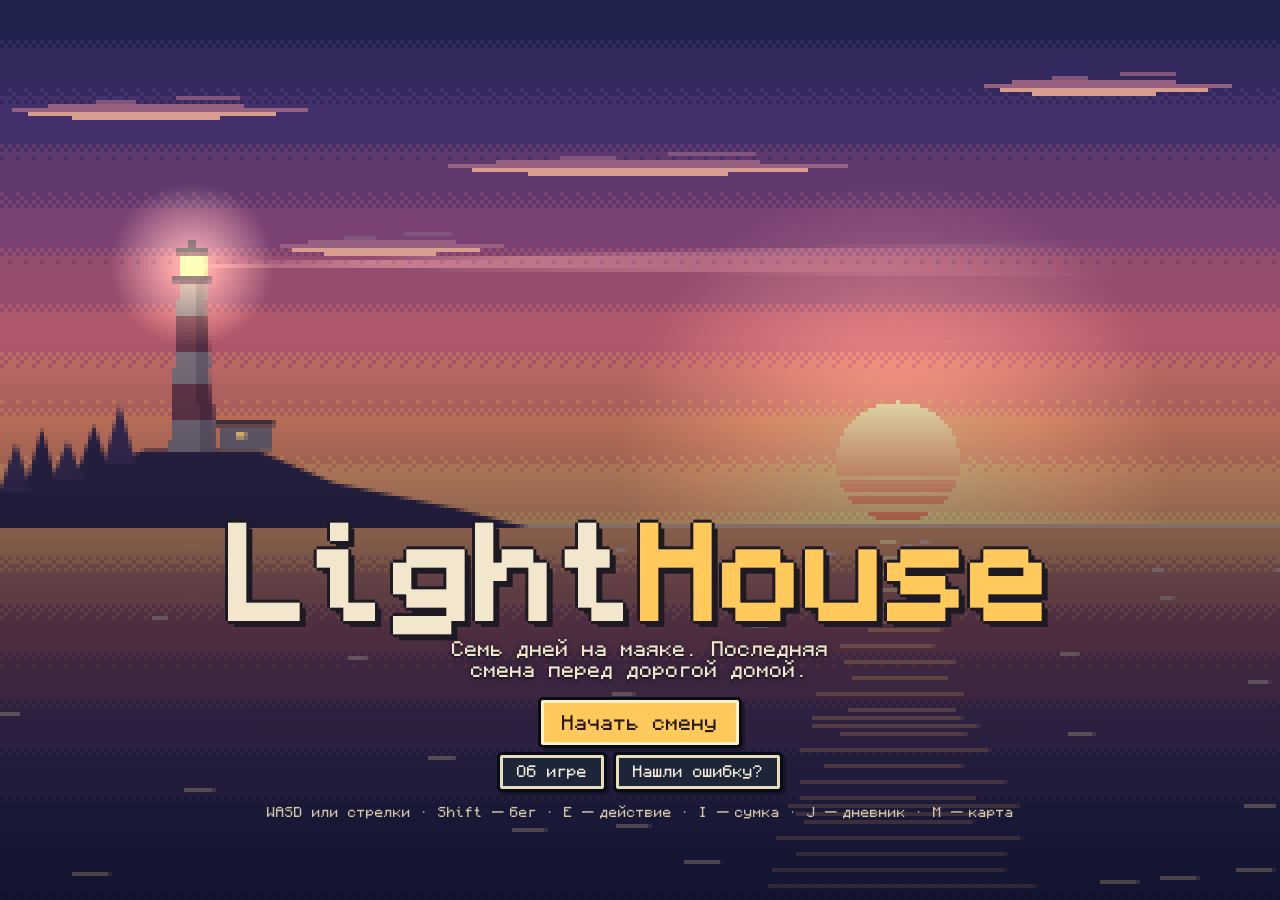
<file: index.html>
<!doctype html>
<html lang="ru">
<head>
<meta charset="utf-8">
<meta name="viewport" content="width=device-width,initial-scale=1,viewport-fit=cover">
<title>LightHouse — семь дней на маяке</title>
<meta name="description" content="Семь дней на маяке. Тихая пиксельная игра про последнюю смену смотрителя: линза, рыбалка, письма из дома, кот и закаты. Около полутора часов, играется в браузере и на телефоне.">
<meta property="og:type" content="website">
<meta property="og:site_name" content="Light House">
<meta property="og:title" content="LightHouse — семь дней на маяке">
<meta property="og:description" content="Тихая пиксельная игра про последнюю смену смотрителя маяка. Около полутора часов, прямо в браузере и на телефоне.">
<meta property="og:image" content="https://llinajoo.github.io/lighthouse/og.jpg">
<meta property="og:image:secure_url" content="https://llinajoo.github.io/lighthouse/og.jpg">
<meta property="og:image:type" content="image/jpeg">
<meta property="og:image:alt" content="Маяк на закате, пиксельная картинка">
<link rel="image_src" href="https://llinajoo.github.io/lighthouse/og.jpg">
<meta property="og:image:width" content="1200">
<meta property="og:image:height" content="630">
<meta property="og:url" content="https://llinajoo.github.io/lighthouse/">
<meta property="og:locale" content="ru_RU">
<meta name="twitter:card" content="summary_large_image">
<meta name="twitter:image" content="https://llinajoo.github.io/lighthouse/og.jpg">
<meta name="theme-color" content="#1c2448">
<link rel="icon" type="image/png" href="[data-uri]">
<link rel="apple-touch-icon" href="apple-touch-icon.png">
<link rel="stylesheet" href="css/style.css">
</head>
<body>
<canvas id="game" aria-label="Игровое поле"></canvas>

<div id="hud" hidden>
  <div id="clock" class="pix">
    <div class="row"><span id="dayN">День 1</span><span id="wx">ясно</span></div>
    <div id="time">06:00</div>
    <div class="row"><span id="tod">утро</span><span id="souv">✦ 0/8</span></div>
  </div>
  <div id="tasks" class="pix"><h3 id="tasksH"><span>Дела на сегодня</span><span id="tasksT">–</span></h3><ul id="taskList"></ul></div>
  <div id="btns">
    <button class="btn" id="bInv" type="button">Сумка<kbd>I</kbd></button>
    <button class="btn" id="bJr" type="button">Дневник<kbd>J</kbd></button>
    <button class="btn" id="bSnd" type="button">Звук</button>
  </div>
</div>
<div id="sndBox" class="pix" hidden role="dialog" aria-label="Звук"><label class="srow" for="sndVol"><span>Общая громкость</span><b id="sndVolN">100%</b></label><input id="sndVol" class="sndR" data-k="vol" type="range" min="0" max="100" step="5" value="100"><label class="srow" for="sndMus"><span>Музыка</span><b id="sndMusN">100%</b></label><input id="sndMus" class="sndR" data-k="musicV" type="range" min="0" max="100" step="5" value="100"><label class="srow" for="sndSfx"><span>Звуки острова</span><b id="sndSfxN">100%</b></label><input id="sndSfx" class="sndR" data-k="sfxV" type="range" min="0" max="100" step="5" value="100"><label class="srow" for="sndVoice"><span>Голоса</span><b id="sndVoiceN">100%</b></label><input id="sndVoice" class="sndR" data-k="voiceV" type="range" min="0" max="100" step="5" value="100"><label class="srow" for="sndRain"><span>Шум дождя</span><b id="sndRainN">100%</b></label><input id="sndRain" class="sndR" data-k="rainV" type="range" min="0" max="100" step="5" value="100"><button class="btn" id="sndX" type="button">Готово</button></div>
<div id="prompt" class="pix" hidden></div>
<div id="toasts" role="status" aria-live="polite"></div>
<div id="dialog" class="pix" hidden><canvas id="portrait" width="48" height="48"></canvas><div><div class="who" id="dWho"></div><div class="txt" id="dTxt"></div></div><span class="more">▼</span></div>
<div id="ask" hidden><div class="card pix" role="dialog" aria-modal="true" aria-labelledby="askT"><div id="askT"></div><div class="row" id="askBtns"></div></div></div>
<div id="nameBox" hidden><div class="card pix" role="dialog" aria-modal="true" aria-labelledby="nameT"><div id="nameT">Как назовёте кота?</div><input id="catName" type="text" maxlength="14" autocomplete="off" aria-labelledby="nameT"><div class="row"><button class="btn primary" id="nameOk" type="button">Готово</button></div></div></div>
<div id="scope" hidden><div class="scard pix" role="dialog" aria-modal="true" aria-labelledby="scopeT"><canvas id="scopeC" width="240" height="150"></canvas><div class="cap"><b id="scopeT"></b><p id="scopeD"></p><button class="btn" id="scopeX" type="button">Отойти от трубы</button></div></div></div>
<div id="count" hidden><div class="dcard pix cardc" role="dialog" aria-modal="true" aria-labelledby="countN"><canvas id="countC" width="240" height="150"></canvas><div class="cnt"><b id="countN">Отмечено: 0</b><span>Нажимайте на каждую моевку, чтобы отметить её. Моевки белые с жёлтым клювом, глупыши — серые, их не считаем.</span></div><div class="row"><button class="btn" id="countReset" type="button">Сначала</button><button class="btn primary" id="countDone" type="button">Готово</button><button class="btn" id="countX" type="button">Отойти</button></div></div></div>
<div id="sailCap" class="pix" hidden></div>
<div id="tipbox" class="pix off" role="status"><canvas id="tipI" width="16" height="16"></canvas><div><b>Подсказка</b><span id="tipT"></span></div></div>
<div id="qcap" class="off"></div>
<div id="qhint" class="off"></div>
<div id="morse" hidden><div class="mcard dcard pix" role="dialog" aria-modal="true" aria-label="Азбука Морзе"><canvas id="morseC" width="240" height="130"></canvas><div class="code" id="mCode"></div><div class="msg" id="mMsg"></div><div class="row" id="mRow"></div></div></div>
<div id="dev" hidden><div class="dhead"><b>Тест</b><button type="button" id="devMin">свернуть</button><button type="button" id="devOff">выключить</button></div><div id="devBody"></div></div>
<div id="doc" hidden><div class="dcard" role="dialog" aria-modal="true" aria-label="Документ"><div id="docBody"></div><div class="row"><button class="btn" id="docFlip" type="button" hidden>Перевернуть</button><button class="btn primary" id="docX" type="button">Закрыть</button></div></div></div>
<div id="panel" hidden><div class="card pix">
  <div class="tabs"><button class="btn" data-tab="inv" type="button">Сумка</button><button class="btn" data-tab="jr" type="button">Дневник</button><button class="btn" data-tab="chart" type="button">Карта</button><button class="btn" data-tab="atlas" type="button">Атлас</button><button class="btn" data-tab="rec" type="button">Рецепты</button><button class="btn" data-tab="ach" type="button">Достижения</button><button class="btn" data-tab="help" type="button">Управление</button><button class="btn close" id="pClose" type="button">Закрыть</button></div>
  <div id="pBody"></div>
</div></div>
<div id="touch" hidden><div id="pad"><div id="knob"></div></div><button class="tbtn" id="ta" type="button">A</button><button class="tbtn" id="tb" type="button">бег</button></div>
<div id="fade"></div>
<div id="daycard"><div><div class="n" id="dcN">День 1</div><div class="s" id="dcS"></div><div class="w" id="dcW"></div></div></div>
<div id="title">
  <h1>Light<span>House</span></h1>
  <p>Семь дней на маяке. Последняя смена перед дорогой домой.</p>
  <div class="row"><button class="btn primary" id="bStart" type="button">Начать смену</button><button class="btn" id="bCont" type="button" hidden>Продолжить</button></div>
  <small>WASD или стрелки · Shift — бег · E — действие · I — сумка · J — дневник · M — карта</small>
</div>
<div id="credits" hidden><div id="roll"></div></div>
<button class="btn primary" id="endbtn" type="button" hidden>Начать заново</button>
<button class="btn" id="diarybtn" type="button" hidden>Дневник недели</button>

<!-- game code: order matters, each file only uses what is loaded above it -->
<script src="js/core.js"></script>
<script src="js/render.js"></script>
<script src="js/audio.js"></script>
<script src="js/world.js"></script>
<script src="js/island-life.js"></script>
<script src="js/atlas-docs.js"></script>
<script src="js/boat-islets.js"></script>
<script src="js/sprites/birds.js"></script>
<script src="js/sprites/outline.js"></script>
<script src="js/sprites/rocks.js"></script>
<script src="js/sprites/props.js"></script>

<script src="js/sprites/people.js"></script>
<script src="js/sprites/fish.js"></script>
<script src="js/sprites/cat.js"></script>
<script src="js/sprites/easel.js"></script>
<script src="js/sprites/portraits.js"></script>
<script src="js/main.js"></script>
<script src="js/soul/memories.js"></script>
<script src="js/soul/map.js"></script>
<script src="js/soul/letters.js"></script>
<script src="js/soul/diary.js"></script>
<script src="js/soul/painting.js"></script>
<script src="js/soul/moments.js"></script>
<script src="js/soul/night.js"></script>
<script src="js/soul/sound.js"></script>
<script src="js/soul/ending.js"></script>
<script src="js/soul/ridehome.js"></script>
<script src="js/soul/savegame.js"></script>
<script src="js/soul/about.js"></script>
<script src="js/soul/people.js"></script>
<script src="js/soul/hooks.js"></script>
<script src="js/dev-panel.js"></script>
<script src="js/boot.js"></script>
</body>
</html>
</file>
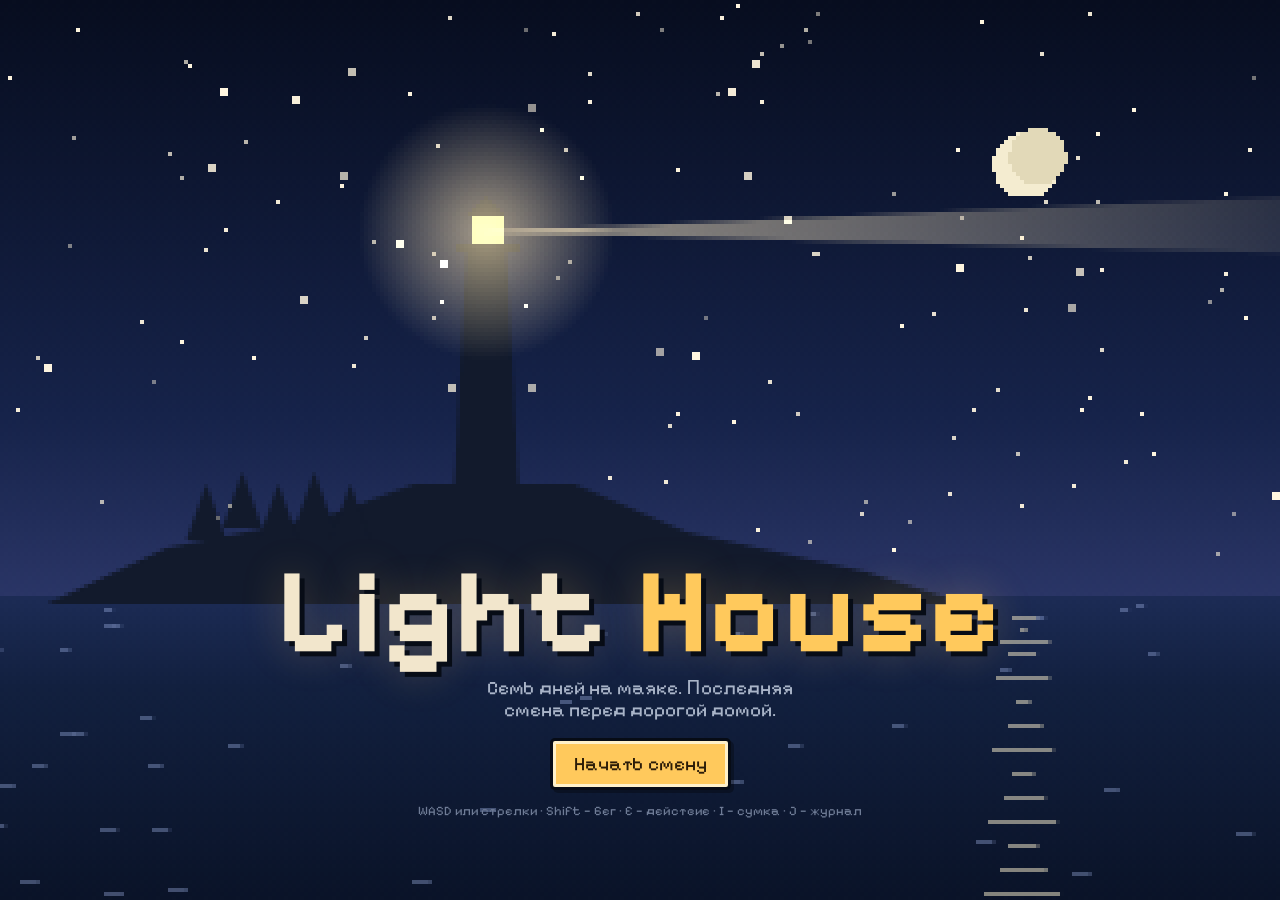
<file: Light House.html>
<!doctype html><html><head><meta charset=utf8><meta name=viewport content="width=device-width,initial-scale=1,viewport-fit=cover"><style>:root{color-scheme:light;box-sizing:border-box;padding-top:env(safe-area-inset-top,0px);padding-bottom:env(safe-area-inset-bottom,0px)}html{scroll-padding-top:env(safe-area-inset-top,0px)}body{margin:0;padding:0;font:14px -apple-system,BlinkMacSystemFont,sans-serif;background:#fff;color:#000}img{max-width:100%}[hidden]:not([hidden=until-found i]){display:none!important}</style></head><body>
<title>Light House</title>
<link rel="preconnect" href="https://fonts.googleapis.com">
<link rel="preconnect" href="https://fonts.gstatic.com" crossorigin>
<link rel="stylesheet" href="https://fonts.googleapis.com/css2?family=Pixelify+Sans:wght@400;600;700&display=swap">
<style>
/* Layout: full-screen pixel canvas, HUD pinned to corners, dialog and panels as wooden-frame pixel cards. Single deliberate night-sea look. */
:root{
  --sea:#0e1a2c; --panel:#1c2638; --panel-2:#253250; --paper:#f2e6cc; --ink:#f4ecd8; --muted:#a9b4c8;
  --lamp:#ffc95c; --rust:#c8553d; --line:#e9dcbc; --shadow:#070c16;
  --f-display:"Pixelify Sans", "Courier New", monospace;
  --f-body:"Pixelify Sans", "Trebuchet MS", system-ui, sans-serif;
  color-scheme:dark;
}
[hidden]{display:none!important}
html,body{height:100%;margin:0;background:var(--sea);color:var(--ink);overflow:hidden;font-family:var(--f-body);-webkit-user-select:none;user-select:none;touch-action:none}
#game{position:fixed;left:0;top:0;image-rendering:pixelated;image-rendering:crisp-edges;display:block}
.pix{background:var(--panel);border:3px solid var(--line);box-shadow:0 0 0 3px var(--shadow),6px 6px 0 3px rgba(0,0,0,.35);border-radius:2px}
#hud{position:fixed;inset:0;pointer-events:none}
#hud > *{pointer-events:auto}
#clock{position:absolute;left:calc(12px + env(safe-area-inset-left,0px));top:calc(12px + env(safe-area-inset-top,0px));padding:8px 12px 9px;min-width:150px}
#clock .row{display:flex;justify-content:space-between;gap:12px;align-items:baseline}
#dayN{font-family:var(--f-display);font-weight:700;font-size:18px;color:var(--lamp)}
#wx{font-size:13px;color:var(--muted)}
#time{font-family:var(--f-display);font-size:30px;font-weight:600;letter-spacing:1px;font-variant-numeric:tabular-nums;line-height:1.05}
#tod{font-size:13px;color:var(--muted);text-transform:lowercase}
#souv{font-size:13px;color:var(--paper);margin-top:3px}
#tasks{position:absolute;left:calc(12px + env(safe-area-inset-left,0px));top:calc(124px + env(safe-area-inset-top,0px));padding:8px 12px;max-width:260px;font-size:14px}
#tasks h3{margin:0 0 4px;font-size:13px;font-weight:600;color:var(--lamp);letter-spacing:.06em;text-transform:uppercase;display:flex;justify-content:space-between;gap:8px;cursor:pointer}
#tasks ul{list-style:none;margin:0;padding:0;display:grid;gap:3px}
#tasks li{display:flex;gap:7px;line-height:1.2}
#tasks li .b{flex:none;width:10px;height:10px;margin-top:3px;border:2px solid var(--line)}
#tasks li.done{color:#7f8aa0;text-decoration:line-through}
#tasks li.done .b{background:var(--lamp);border-color:var(--lamp)}
#tasks li.q{color:#bfe3d6}
#tasks li.q .b{border-radius:50%;border-color:#8fd0b9}
#tasks.min ul{display:none}
#btns{position:absolute;right:calc(12px + env(safe-area-inset-right,0px));top:calc(12px + env(safe-area-inset-top,0px));display:flex;gap:8px}
.btn{font-family:var(--f-display);font-size:15px;color:var(--ink);background:var(--panel);border:3px solid var(--line);box-shadow:0 0 0 3px var(--shadow),3px 3px 0 3px rgba(0,0,0,.3);padding:6px 11px;cursor:pointer;border-radius:2px}
.btn:hover{background:var(--panel-2)}
.btn:focus-visible{outline:3px solid var(--lamp);outline-offset:3px}
.btn kbd{font-family:inherit;color:var(--lamp);font-size:12px;margin-left:5px}
.btn.primary{background:var(--lamp);color:#2a1b08;border-color:#fff1c9}
.btn.primary:hover{background:#ffd683}
#prompt{position:fixed;left:50%;bottom:calc(30px + env(safe-area-inset-bottom,0px));transform:translateX(-50%);padding:6px 14px;font-size:16px;white-space:nowrap}
#prompt b{color:var(--lamp);margin-right:8px}
#toasts{position:fixed;left:50%;top:calc(14px + env(safe-area-inset-top,0px));transform:translateX(-50%);display:grid;gap:6px;justify-items:center;pointer-events:none;z-index:5}
.toast{padding:5px 12px;font-size:15px;animation:tin .25s ease-out;display:flex;gap:8px;align-items:center}
.toast canvas{width:24px;height:24px;image-rendering:pixelated}
@keyframes tin{from{transform:translateY(-8px);opacity:0}}
#dialog{position:fixed;left:50%;bottom:calc(18px + env(safe-area-inset-bottom,0px));transform:translateX(-50%);width:min(720px,calc(100vw - 32px));padding:12px 14px;display:flex;gap:14px;cursor:pointer;z-index:4;box-sizing:border-box}
#portrait{flex:none;width:80px;height:88px;image-rendering:pixelated;background:var(--panel-2);border:2px solid var(--line)}
#dialog .who{font-family:var(--f-display);font-weight:700;color:var(--lamp);font-size:17px;margin-bottom:3px}
#dialog .txt{font-size:18px;line-height:1.35;min-height:3.9em;max-width:60ch}
#dialog .more{position:absolute;right:14px;bottom:8px;color:var(--lamp);animation:bob 1s steps(2) infinite}
@keyframes bob{50%{transform:translateY(3px)}}
#dialog.letter{background:var(--paper);color:#3b2f22;border-color:#8b6b47}
#dialog.letter .txt{font-size:18px;font-style:italic}
#dialog.letter .who{color:#8b4a2b}
#ask{position:fixed;inset:0;display:grid;place-items:center;background:rgba(7,12,22,.45);z-index:6}
#ask .card{width:min(420px,calc(100vw - 32px));padding:16px 18px;box-sizing:border-box;display:grid;gap:14px}
#askT{font-size:18px;line-height:1.4}
#ask .row{display:flex;gap:10px;flex-wrap:wrap}
#panel{position:fixed;inset:0;display:grid;place-items:center;background:rgba(7,12,22,.55);z-index:6}
#panel .card{width:min(640px,calc(100vw - 32px));max-height:calc(100vh - 60px);overflow:auto;padding:14px 16px;box-sizing:border-box}
#panel .tabs{display:flex;gap:8px;margin-bottom:12px;flex-wrap:wrap}
#panel .tabs .btn.on{background:var(--lamp);color:#2a1b08}
#panel .close{margin-left:auto}
#grid{display:grid;grid-template-columns:repeat(auto-fill,minmax(64px,1fr));gap:8px}
.cell{position:relative;aspect-ratio:1;background:var(--panel-2);border:2px solid #4a5a7c;display:grid;place-items:center;cursor:pointer;max-width:100%}
.cell.sel{border-color:var(--lamp)}
.cell.souv{border-color:#8fd0b9}
.cell canvas{width:70%;height:70%;image-rendering:pixelated}
.cell span{position:absolute;right:4px;bottom:1px;font-size:13px;color:var(--paper)}
#desc{margin-top:12px;min-height:3em;font-size:15px;line-height:1.4;color:var(--paper)}
#desc b{color:var(--lamp)}
#desc .btn{margin-top:8px;font-size:14px}
.sect{font-size:12px;letter-spacing:.08em;text-transform:uppercase;color:var(--muted);margin:12px 0 6px}
.entry{padding:8px 0;border-bottom:2px dashed #3d4b68;font-size:16px;line-height:1.45;max-width:62ch}
.entry b{color:var(--lamp);display:block;font-size:13px;letter-spacing:.06em;text-transform:uppercase}
.empty{color:var(--muted);font-size:15px}
#help{font-size:15px;line-height:1.6}
#help kbd{font-family:var(--f-display);background:var(--panel-2);border:2px solid #4a5a7c;padding:0 6px;color:var(--lamp)}
#fade{position:fixed;inset:0;background:#05080f;opacity:0;pointer-events:none;transition:opacity .45s;z-index:7}
#fade.on{opacity:1}
#daycard{position:fixed;inset:0;display:grid;place-items:center;text-align:center;z-index:8;pointer-events:none;opacity:0;transition:opacity .8s}
#daycard.on{opacity:1}
#daycard .n{font-family:var(--f-display);font-size:clamp(44px,9vw,84px);font-weight:700;color:var(--lamp);text-shadow:4px 4px 0 var(--shadow)}
#daycard .s{font-size:clamp(16px,3vw,22px);color:var(--paper);margin-top:6px}
#daycard .w{font-size:15px;color:var(--muted);margin-top:4px}
#title{position:fixed;inset:0;z-index:9;display:flex;flex-direction:column;align-items:center;justify-content:flex-end;padding-bottom:calc(9vh + env(safe-area-inset-bottom,0px));gap:10px;text-align:center;padding-left:max(16px,env(safe-area-inset-left,0px));padding-right:max(16px,env(safe-area-inset-right,0px))}
#title h1{margin:0;font-family:var(--f-display);font-weight:700;font-size:clamp(52px,12vw,120px);letter-spacing:.02em;line-height:.9;color:var(--paper);text-shadow:5px 5px 0 var(--shadow),0 0 40px rgba(255,201,92,.25);text-wrap:balance}
#title h1 span{color:var(--lamp)}
#title p{margin:0 0 10px;font-size:clamp(15px,2.4vw,19px);color:var(--muted);max-width:44ch;text-wrap:balance}
#title .row{display:flex;gap:12px;flex-wrap:wrap;justify-content:center}
#title .btn{font-size:19px;padding:9px 18px}
#title small{color:#6f7c96;font-size:13px;margin-top:6px}
#credits{position:fixed;left:0;right:0;bottom:0;top:50%;z-index:9;pointer-events:none;overflow:hidden;-webkit-mask-image:linear-gradient(transparent,#000 14%,#000 86%,transparent);mask-image:linear-gradient(transparent,#000 14%,#000 86%,transparent)}
#roll{position:absolute;left:50%;transform:translateX(-50%);text-align:center;width:min(560px,90vw);font-size:18px;line-height:1.6;color:var(--paper);text-shadow:2px 2px 0 var(--shadow)}
#roll h2{font-family:var(--f-display);color:var(--lamp);font-size:40px;margin:0 0 30px}
#roll .h{color:var(--muted);font-size:14px;letter-spacing:.1em;text-transform:uppercase;margin-top:26px}
#endbtn{position:fixed;left:50%;bottom:calc(40px + env(safe-area-inset-bottom,0px));transform:translateX(-50%);z-index:10}
#touch{position:fixed;inset:auto 0 0 0;height:0;z-index:3}
#pad{position:fixed;left:calc(18px + env(safe-area-inset-left,0px));bottom:calc(22px + env(safe-area-inset-bottom,0px));width:132px;height:132px;border-radius:50%;background:rgba(28,38,56,.55);border:3px solid rgba(233,220,188,.5);touch-action:none}
#knob{position:absolute;left:50%;top:50%;width:48px;height:48px;margin:-24px 0 0 -24px;border-radius:50%;background:rgba(233,220,188,.75)}
.tbtn{position:fixed;width:66px;height:66px;border-radius:50%;font-family:var(--f-display);font-size:22px;font-weight:700;color:#2a1b08;background:var(--lamp);border:3px solid #fff1c9;box-shadow:0 0 0 3px var(--shadow)}
#ta{right:calc(22px + env(safe-area-inset-right,0px));bottom:calc(40px + env(safe-area-inset-bottom,0px))}
#tb{right:calc(100px + env(safe-area-inset-right,0px));bottom:calc(18px + env(safe-area-inset-bottom,0px));width:52px;height:52px;font-size:15px;background:var(--panel);color:var(--ink);border-color:var(--line)}
#tb.on{background:var(--rust)}
body.touch #prompt{bottom:calc(178px + env(safe-area-inset-bottom,0px))}
body.touch #dialog{bottom:calc(170px + env(safe-area-inset-bottom,0px))}
body.touch .btn kbd{display:none}
@media (max-width:620px){
  #clock{min-width:0;padding:6px 9px}
  #time{font-size:24px}
  #tasks{top:calc(108px + env(safe-area-inset-top,0px));max-width:200px;font-size:13px}
  #btns{flex-direction:column}
  .btn{font-size:14px;padding:5px 9px}
  #dialog .txt{font-size:16px}
  #portrait{width:60px;height:66px}
}
@media (prefers-reduced-motion:reduce){.toast,#dialog .more{animation:none}#fade,#daycard{transition:none}}
</style>

<canvas id="game" aria-label="Игровое поле"></canvas>

<div id="hud" hidden>
  <div id="clock" class="pix">
    <div class="row"><span id="dayN">День 1</span><span id="wx">ясно</span></div>
    <div id="time">06:00</div>
    <div class="row"><span id="tod">утро</span><span id="souv">✦ 0/8</span></div>
  </div>
  <div id="tasks" class="pix"><h3 id="tasksH"><span>Дела на сегодня</span><span id="tasksT">–</span></h3><ul id="taskList"></ul></div>
  <div id="btns">
    <button class="btn" id="bInv" type="button">Сумка<kbd>I</kbd></button>
    <button class="btn" id="bJr" type="button">Журнал<kbd>J</kbd></button>
    <button class="btn" id="bSnd" type="button">Звук</button>
  </div>
</div>
<div id="prompt" class="pix" hidden></div>
<div id="toasts"></div>
<div id="dialog" class="pix" hidden><canvas id="portrait" width="20" height="22"></canvas><div><div class="who" id="dWho"></div><div class="txt" id="dTxt"></div></div><span class="more">▼</span></div>
<div id="ask" hidden><div class="card pix" role="dialog" aria-modal="true" aria-labelledby="askT"><div id="askT"></div><div class="row"><button class="btn primary" id="askY" type="button">Да</button><button class="btn" id="askN" type="button">Нет</button></div></div></div>
<div id="panel" hidden><div class="card pix">
  <div class="tabs"><button class="btn" data-tab="inv" type="button">Сумка</button><button class="btn" data-tab="jr" type="button">Журнал</button><button class="btn" data-tab="help" type="button">Управление</button><button class="btn close" id="pClose" type="button">Закрыть</button></div>
  <div id="pBody"></div>
</div></div>
<div id="touch" hidden><div id="pad"><div id="knob"></div></div><button class="tbtn" id="ta" type="button">A</button><button class="tbtn" id="tb" type="button">бег</button></div>
<div id="fade"></div>
<div id="daycard"><div><div class="n" id="dcN">День 1</div><div class="s" id="dcS"></div><div class="w" id="dcW"></div></div></div>
<div id="title">
  <h1>Light <span>House</span></h1>
  <p>Семь дней на маяке. Последняя смена перед дорогой домой.</p>
  <div class="row"><button class="btn primary" id="bStart" type="button">Начать смену</button><button class="btn" id="bCont" type="button" hidden>Продолжить</button></div>
  <small>WASD или стрелки · Shift — бег · E — действие · I — сумка · J — журнал</small>
</div>
<div id="credits" hidden><div id="roll"></div></div>
<button class="btn primary" id="endbtn" type="button" hidden>Начать заново</button>
<script>
"use strict";
// ===================== CORE: utils, tiles, maps =====================
const T = 16;
const $ = s => document.querySelector(s);
const clamp = (v, a, b) => v < a ? a : v > b ? b : v;
const lerp = (a, b, t) => a + (b - a) * t;
const smooth = t => t * t * (3 - 2 * t);
function R(c, x, y, w, h, col) { c.fillStyle = col; c.fillRect(Math.round(x), Math.round(y), w, h); }
function hash(x, y) { let h = (x * 374761393 + y * 668265263) | 0; h = Math.imul(h ^ (h >>> 13), 1274126177); return ((h ^ (h >>> 16)) >>> 0) / 4294967296; }
function rng(seed) { return function () { seed |= 0; seed = seed + 0x6D2B79F5 | 0; let t = Math.imul(seed ^ seed >>> 15, 1 | seed); t = t + Math.imul(t ^ t >>> 7, 61 | t) ^ t; return ((t ^ t >>> 14) >>> 0) / 4294967296; }; }
function mk(w, h) { const c = document.createElement('canvas'); c.width = w; c.height = h; const x = c.getContext('2d'); x.imageSmoothingEnabled = false; return [c, x]; }
function ell(c, x, y, rx, ry, col) { c.fillStyle = col; c.beginPath(); c.ellipse(x, y, rx, ry, 0, 0, Math.PI * 2); c.fill(); }
function disc(c, cx, cy, r, col) { c.fillStyle = col; for (let dy = -r; dy <= r; dy++) { const w = Math.floor(Math.sqrt(r * r - dy * dy + r * .8)); c.fillRect(Math.round(cx - w), Math.round(cy + dy), w * 2 + 1, 1); } }

// tile ids
const DEEP = 0, SHALLOW = 1, SAND = 2, GRASS = 3, FOREST = 4, PATH = 5, ROCK = 6, WOOD = 7, WALL = 8, STONE = 9, RUG = 10, VOID = 11, RAIL = 12, GLASS = 13, GRATE = 14, PIER = 15;
const SOLID = new Set([DEEP, SHALLOW, ROCK, WALL, VOID, RAIL, GLASS]);
const isWater = t => t === DEEP || t === SHALLOW;

function newMap(id, w, h, opt = {}) {
  return Object.assign({ id, w, h, t: new Uint8Array(w * h), objs: [], decor: [], ground: null }, opt);
}
const tAt = (m, x, y) => (x < 0 || y < 0 || x >= m.w || y >= m.h) ? (m.edge ?? DEEP) : m.t[y * m.w + x];
const tSet = (m, x, y, v) => { if (x >= 0 && y >= 0 && x < m.w && y < m.h) m.t[y * m.w + x] = v; };

// ---------- island ----------
function genIsland() {
  const w = 64, h = 50, m = newMap('island', w, h, { edge: DEEP, outdoor: true });
  const cx = 32, cy = 24;
  for (let y = 0; y < h; y++) for (let x = 0; x < w; x++) {
    const nx = (x - cx) / 25.5, ny = (y - cy) / (y > cy ? 17 : 18);
    const n = Math.sin(x * .33 + 1.3) * .045 + Math.cos(y * .41 + x * .12) * .05 + (hash(x >> 2, y >> 2) - .5) * .07;
    const d = Math.sqrt(nx * nx + ny * ny) + n;
    let t = d < (y > 31 ? .66 : .78) ? GRASS : d < .94 ? SAND : d < 1.07 ? SHALLOW : DEEP;
    if (y < 17 && d > .72 && d < .97) t = ROCK;
    if (x > 50 && y > 20 && y < 30 && d > .8 && d < .96) t = ROCK; // gull rocks east
    if (x < 13 && y > 30 && y < 37 && d > .82 && d < .97) t = ROCK; // west fishing rocks
    if (t === GRASS && x > 6 && x < 20 && y > 15 && y < 33) t = FOREST;
    m.t[y * w + x] = t;
  }
  const stamp = (x0, y0, x1, y1, v, only) => { for (let y = y0; y <= y1; y++) for (let x = x0; x <= x1; x++) { if (!only || only.includes(tAt(m, x, y))) tSet(m, x, y, v); } };
  // lighthouse yard and cliffs clearing
  stamp(28, 9, 39, 15, GRASS);
  stamp(29, 8, 38, 8, ROCK);
  // viewpoint (смотровая) NE
  stamp(44, 11, 49, 14, GRASS, [ROCK, SAND, SHALLOW, DEEP, GRASS]);
  stamp(45, 11, 48, 13, STONE);
  stamp(44, 10, 49, 10, ROCK);
  // cliff NW (утёс)
  stamp(18, 11, 23, 14, GRASS, [ROCK, SAND, GRASS, SHALLOW]);
  stamp(17, 10, 24, 10, ROCK);
  // west fishing stone
  stamp(9, 32, 10, 33, STONE);
  // paths
  const path = (pts) => {
    for (let i = 0; i < pts.length - 1; i++) {
      const [ax, ay] = pts[i], [bx, by] = pts[i + 1]; const n = Math.max(Math.abs(bx - ax), Math.abs(by - ay)) * 3;
      for (let k = 0; k <= n; k++) {
        const x = Math.round(lerp(ax, bx, k / n)), y = Math.round(lerp(ay, by, k / n));
        for (const [dx, dy] of [[0, 0], [1, 0]]) { const tt = tAt(m, x + dx, y + dy); if (tt === GRASS || tt === FOREST) tSet(m, x + dx, y + dy, PATH); }
      }
    }
  };
  path([[33, 13], [33, 18], [31, 24], [31, 31], [30, 36]]);
  path([[31, 22], [38, 23], [45, 27]]);
  path([[33, 17], [40, 16], [45, 14]]);
  path([[31, 27], [24, 27], [16, 25]]);
  path([[24, 27], [21, 20], [20, 15]]);
  path([[16, 25], [12, 31], [10, 32]]);
  // pier x 30..31 from first non-land to y=46
  for (let y = 30; y <= 46; y++) for (let x = 30; x <= 31; x++) { if (isWater(tAt(m, x, y)) || (y > 37)) tSet(m, x, y, PIER); }
  // make sure path connects to pier
  for (let y = 30; y <= 46; y++) { if (tAt(m, 30, y) === SAND || tAt(m, 30, y) === GRASS) { tSet(m, 30, y, PATH); tSet(m, 31, y, PATH); } }
  return m;
}

// ---------- house (ground floor) ----------
function genHouse() {
  const w = 18, h = 12, m = newMap('house', w, h, { edge: WALL, indoor: true });
  for (let y = 0; y < h; y++) for (let x = 0; x < w; x++) {
    let t = WOOD;
    if (y <= 1 || x === 0 || x === w - 1 || y === h - 1) t = WALL;
    if (x >= 12 && x <= 15 && y >= 5 && y <= 8) t = RUG;
    if (x >= 7 && x <= 10 && y >= 2 && y <= 4) t = STONE;
    m.t[y * w + x] = t;
  }
  tSet(m, 9, h - 1, WOOD); tSet(m, 8, h - 1, WOOD); // door gap
  m.door = { x: 9 * T, y: (h - 1) * T };
  return m;
}

// ---------- lantern room ----------
function genLamp() {
  const w = 15, h = 14, m = newMap('lamp', w, h, { edge: VOID, indoor: true, high: true });
  const cx = 7.5, cy = 6.5;
  for (let y = 0; y < h; y++) for (let x = 0; x < w; x++) {
    const dx = x + .5 - cx, dy = y + .5 - cy, r = Math.sqrt(dx * dx + dy * dy);
    const a = Math.atan2(dy, dx);
    const gap = Math.abs(Math.sin(a * 2)) < .32;
    let t = VOID;
    if (r < 3.7) t = STONE;
    else if (r < 4.6) t = gap && Math.abs(Math.cos(a)) > .5 ? STONE : GLASS;
    else if (r < 5.9) t = GRATE;
    else if (r < 6.6) t = RAIL;
    m.t[y * w + x] = t;
  }
  return m;
}
// ===================== RENDER: ground, water, sprites =====================
const COL = {
  grass: '#69a65a', grass2: '#7dbb67', grass3: '#558f4b', forest: '#4b8a4c', forest2: '#3e7642', forest3: '#5a9a55',
  sand: '#e6cd93', sand2: '#d9bd80', sand3: '#f0dcaa', wet: '#c9ad73', path: '#c4a26c', path2: '#b08f5c', path3: '#d3b37d',
  rock: '#7d828c', rock2: '#686c76', rock3: '#9ca1aa', cliff: '#4f525c', wood: '#a0683e', wood2: '#8a5733', wood3: '#b77b4b',
  wall: '#d9cfbd', wall2: '#b8ad99', stone: '#9b958b', stone2: '#87817a', rug: '#a9483b', rug2: '#c96a4b',
  deep: '#1d5577', deep2: '#174a69', shal: '#2f86a0', shal2: '#3b98b0', foam: '#e3f4f3'
};

function speck(c, px, py, sx, sy, n, cols, sz = 1) {
  for (let i = 0; i < n; i++) {
    const a = hash(sx * 31 + i * 7, sy * 17 + i * 13), b = hash(sx * 11 + i * 5, sy * 29 + i * 3);
    R(c, px + Math.floor(a * (16 - sz)), py + Math.floor(b * (16 - sz)), sz, sz, cols[i % cols.length]);
  }
}

function buildGround(m) {
  const [cv, c] = mk(m.w * T, m.h * T);
  for (let y = 0; y < m.h; y++) for (let x = 0; x < m.w; x++) {
    const t = tAt(m, x, y), px = x * T, py = y * T;
    switch (t) {
      case GRASS: R(c, px, py, T, T, COL.grass); speck(c, px, py, x, y, 7, [COL.grass2, COL.grass3, COL.grass2]); if (hash(x, y) > .7) { R(c, px + 4, py + 9, 3, 1, COL.grass3); R(c, px + 10, py + 3, 2, 1, COL.grass2); } break;
      case FOREST: R(c, px, py, T, T, COL.forest); speck(c, px, py, x, y, 9, [COL.forest2, COL.forest3, COL.forest2]); break;
      case SAND: R(c, px, py, T, T, COL.sand); speck(c, px, py, x, y, 6, [COL.sand2, COL.sand3]); break;
      case PATH: R(c, px, py, T, T, COL.path); speck(c, px, py, x, y, 7, [COL.path2, COL.path3], 1); if (hash(x + 3, y) > .75) R(c, px + 5, py + 6, 2, 2, COL.path2); break;
      case ROCK: {
        R(c, px, py, T, T, COL.rock); speck(c, px, py, x, y, 6, [COL.rock2, COL.rock3], 2);
        const below = tAt(m, x, y + 1);
        if (below !== ROCK) { R(c, px, py + 10, T, 6, COL.cliff); for (let i = 0; i < 4; i++) R(c, px + 2 + i * 4, py + 11 + (hash(x + i, y) * 3 | 0), 1, 4, '#3f424b'); R(c, px, py + 9, T, 1, COL.rock3); }
        break;
      }
      case PIER: case WOOD: {
        const base = t === PIER ? '#9a6a42' : COL.wood;
        R(c, px, py, T, T, base);
        for (let i = 0; i < 4; i++) { R(c, px, py + i * 4 + 3, T, 1, COL.wood2); if (hash(x * 3 + i, y) > .5) R(c, px + (hash(x, y + i) * 14 | 0), py + i * 4, 1, 3, COL.wood2); R(c, px + 1 + (hash(i, x + y) * 12 | 0), py + i * 4 + 1, 2, 1, COL.wood3); }
        if (t === PIER) { if (isWater(tAt(m, x - 1, y))) R(c, px, py, 1, T, '#5d3e24'); if (isWater(tAt(m, x + 1, y))) R(c, px + 15, py, 1, T, '#5d3e24'); }
        break;
      }
      case WALL: {
        R(c, px, py, T, T, '#3a2e2a');
        if (m.id === 'house' && y <= 1) { R(c, px, py, T, T, y === 0 ? '#5b4a3f' : COL.wall); if (y === 1) { R(c, px, py + 13, T, 3, COL.wall2); for (let i = 0; i < 2; i++) R(c, px + i * 8, py + 4 + (x % 2) * 4, 1, 4, COL.wall2); } }
        else if (m.id === 'house') { R(c, px, py, T, T, '#4d3e34'); R(c, px + 2, py + 2, 12, 12, '#5b4a3f'); }
        break;
      }
      case STONE: R(c, px, py, T, T, COL.stone); R(c, px, py + 7, T, 1, COL.stone2); R(c, px + ((y % 2) ? 4 : 11), py, 1, 7, COL.stone2); R(c, px + ((y % 2) ? 11 : 4), py + 8, 1, 8, COL.stone2); speck(c, px, py, x, y, 3, ['#aaa49a']); break;
      case RUG: R(c, px, py, T, T, COL.rug); R(c, px + 2, py + 2, 12, 12, COL.rug2); R(c, px + 4, py + 4, 8, 8, COL.rug); speck(c, px, py, x, y, 4, ['#e5c07b']); break;
      case GRATE: R(c, px, py, T, T, '#3d4250'); for (let i = 0; i < 16; i += 4) { R(c, px + i, py, 1, T, '#2b2f3a'); R(c, px, py + i, T, 1, '#2b2f3a'); } break;
      case RAIL: R(c, px, py, T, T, '#2a2e38'); R(c, px + 6, py + 6, 4, 4, '#555b6a'); break;
      case GLASS: R(c, px, py, T, T, 'rgba(160,210,230,.35)'); R(c, px, py, T, 2, '#4a3b30'); R(c, px + 7, py, 2, T, '#4a3b30'); R(c, px + 3, py + 4, 1, 6, 'rgba(255,255,255,.6)'); break;
    }
  }
  // soft edges: grass tongues over sand/path, wet sand along water
  for (let y = 0; y < m.h; y++) for (let x = 0; x < m.w; x++) {
    const t = tAt(m, x, y), px = x * T, py = y * T;
    if (t === SAND || t === PATH) {
      const g = n => n === GRASS || n === FOREST;
      const col = n => n === FOREST ? COL.forest : COL.grass;
      const u = tAt(m, x, y - 1), d = tAt(m, x, y + 1), l = tAt(m, x - 1, y), r = tAt(m, x + 1, y);
      for (let i = 0; i < 16; i += 2) {
        if (g(u)) R(c, px + i, py, 2, 1 + (hash(x * 16 + i, y) * 4 | 0), col(u));
        if (g(d)) { const hh = 1 + (hash(x * 16 + i, y + 99) * 3 | 0); R(c, px + i, py + 16 - hh, 2, hh, col(d)); }
        if (g(l)) R(c, px, py + i, 1 + (hash(x, y * 16 + i) * 4 | 0), 2, col(l));
        if (g(r)) { const ww = 1 + (hash(x + 99, y * 16 + i) * 3 | 0); R(c, px + 16 - ww, py + i, ww, 2, col(r)); }
      }
      if (t === SAND) { if (isWater(d)) R(c, px, py + 13, T, 3, COL.wet); if (isWater(u)) R(c, px, py, T, 2, COL.wet); if (isWater(l)) R(c, px, py, 2, T, COL.wet); if (isWater(r)) R(c, px + 14, py, 2, T, COL.wet); }
    }
  }
  m.ground = cv;
  // water tile cache
  m.water = [];
  for (let y = 0; y < m.h; y++) for (let x = 0; x < m.w; x++) {
    const t = tAt(m, x, y); if (!isWater(t)) continue;
    const e = []; const land = n => !isWater(n) && n !== PIER;
    if (land(tAt(m, x, y - 1))) e.push(0); if (land(tAt(m, x, y + 1))) e.push(1); if (land(tAt(m, x - 1, y))) e.push(2); if (land(tAt(m, x + 1, y))) e.push(3);
    m.water[y * m.w + x] = e;
  }
}

// ---------- animated water (also used outside the map) ----------
function drawWater(c, m, cam, vw, vh, time, dark, sunset) {
  const x0 = Math.floor(cam.x / T) - 1, y0 = Math.floor(cam.y / T) - 1, x1 = x0 + Math.ceil(vw / T) + 2, y1 = y0 + Math.ceil(vh / T) + 2;
  const moonX = m.w * T * .62;
  for (let y = y0; y <= y1; y++) for (let x = x0; x <= x1; x++) {
    const inside = x >= 0 && y >= 0 && x < m.w && y < m.h;
    const t = inside ? m.t[y * m.w + x] : DEEP;
    if (!isWater(t) && t !== PIER) continue;
    const px = x * T - cam.x, py = y * T - cam.y, h = hash(x, y), h2 = hash(y + 7, x + 3);
    const sh = t === SHALLOW;
    R(c, px, py, T, T, sh ? COL.shal : COL.deep);
    if (!sh && h > .55) R(c, px + (h2 * 8 | 0), py + (h * 10 | 0), 6, 5, COL.deep2);
    const ph = time * 1.3 + h * 6.28;
    const s = Math.sin(ph);
    if (s > .45) { const o = Math.round(Math.sin(time * .9 + x) * 2); R(c, px + 3 + (h2 * 6 | 0) + o, py + 3 + (h * 9 | 0), 4 + (s > .8 ? 2 : 0), 1, sh ? '#6cc3d4' : '#4a8fb0'); }
    if (s < -.6 && h2 > .5) R(c, px + (h * 10 | 0), py + (h2 * 12 | 0), 3, 1, sh ? '#56b3c8' : '#2f6d92');
    if (sunset > 0 && !sh && Math.sin(time * 2 + h * 30) > .2) { c.globalAlpha = sunset * .6; R(c, px + (h * 12 | 0), py + (h2 * 14 | 0), 3, 1, '#ffb36b'); c.globalAlpha = 1; }
    if (dark > .35) {
      if (h > .9) { c.globalAlpha = dark * (.5 + .5 * Math.sin(time * 3 + h * 90)); R(c, px + (h2 * 14 | 0), py + (h * 14 | 0), 1, 1, '#fff6d8'); c.globalAlpha = 1; }
      if (Math.abs(x * T + 8 - moonX) < 44 && y * T > m.h * T * .55 && Math.sin(time * 2.2 + h * 40) > .3) { c.globalAlpha = dark * .8; R(c, px + (h * 10 | 0), py + (h2 * 13 | 0), 4 + (h2 * 4 | 0), 1, '#cfe1ff'); c.globalAlpha = 1; }
    }
    if (inside && m.water && sh) {
      const e = m.water[y * m.w + x] || [];
      if (e.length) {
        R(c, px, py, T, T, 'rgba(120,205,215,.25)');
        const o = Math.round((Math.sin(time * 1.6 + x * .7 + y * .5) + 1) * 1.6);
        c.globalAlpha = .55 + .35 * Math.sin(time * 1.6 + x * .7 + y * .5);
        for (const d of e) {
          for (let i = 0; i < 16; i += 3) {
            const j = (hash(x * 16 + i, y + d) * 2) | 0;
            if (d === 0) R(c, px + i, py + o + j, 2, 1, COL.foam);
            if (d === 1) R(c, px + i, py + 15 - o - j, 2, 1, COL.foam);
            if (d === 2) R(c, px + o + j, py + i, 1, 2, COL.foam);
            if (d === 3) R(c, px + 15 - o - j, py + i, 1, 2, COL.foam);
          }
        }
        c.globalAlpha = 1;
      }
    }
  }
}

// ---------- characters ----------
const LOOKS = {
  hero: { skin: '#f0c8a0', hair: '#5a3824', coat: '#2f5d8a', coat2: '#254a70', pants: '#3b3a48', hat: 'beanie', hatC: '#c8553d', scarf: '#e8c55a' },
  matvey: { skin: '#e8b98f', hair: '#e8e8e8', coat: '#e7b521', coat2: '#c49412', pants: '#45505c', hat: 'souwester', hatC: '#e7b521', beard: '#f2f2f2' },
  lida: { skin: '#f3cfae', hair: '#b4502e', coat: '#3c6db0', coat2: '#2f5890', pants: '#2d3442', hat: 'cap', hatC: '#24467a', bag: '#8a5a32', long: true },
  sonya: { skin: '#f6d2b5', hair: '#3a2418', coat: '#e9d9b8', coat2: '#d1c09e', pants: '#6c88b8', hat: 'beret', hatC: '#c8303b', small: true, long: true },
  gromov: { skin: '#e5bc96', hair: '#4a4a4a', coat: '#6a6f78', coat2: '#575c64', pants: '#33353b', hat: 'peaked', hatC: '#2f3238', mustache: '#3d3d3d' },
  belov: { skin: '#dcae86', hair: '#2a2a2a', coat: '#1f2d4d', coat2: '#17223b', pants: '#1f2533', hat: 'captain', hatC: '#f0f0ec', beard: '#3a3030' },
  wife: { skin: '#f1cba7', hair: '#6b3b25', coat: '#9b4d6a', coat2: '#823f58', pants: '#3a3448', long: true },
  kid: { skin: '#f6d2b5', hair: '#7a4a2a', coat: '#e2a33c', coat2: '#c88a2c', pants: '#4c6aa0', small: true, long: true },
};

function drawPerson(c, x, y, L, o = {}) {
  x = Math.round(x); y = Math.round(y);
  const dir = o.dir ?? 0, f = o.frame ?? 0, mv = !!o.moving, sm = L.small;
  const H = sm ? -3 : 0;
  if (!o.noShadow) { c.fillStyle = 'rgba(20,28,40,.28)'; c.beginPath(); c.ellipse(x + (o.sdx || 0), y, 6, 2.2, 0, 0, 7); c.fill(); }
  const step = mv ? [0, 1, 0, -1][f % 4] : 0;
  const bob = mv && (f % 2) ? -1 : 0;
  const yb = y + bob;
  // legs
  if (dir === 0 || dir === 3) {
    R(c, x - 3, yb - 5 + (step > 0 ? -1 : 0), 2, 5 + (step > 0 ? 1 : 0) - (step > 0 ? 1 : 0), L.pants);
    R(c, x + 1, yb - 5 + (step < 0 ? -1 : 0), 2, 5, L.pants);
    R(c, x - 3, y - 1 + (step > 0 ? -1 : 0), 2, 1, '#2a2420'); R(c, x + 1, y - 1 + (step < 0 ? -1 : 0), 2, 1, '#2a2420');
  } else {
    const s = dir === 1 ? -1 : 1;
    R(c, x - 1 + step * s, yb - 5, 2, 5, L.pants); R(c, x - 1 - step * s, yb - 5, 2, 5, L.pants);
    R(c, x - 1 + step * s + (s > 0 ? 1 : -1), y - 1, 2, 1, '#2a2420');
  }
  // torso
  const ty = yb - 12 - H * 0;
  const tw = sm ? 8 : 8, th = sm ? 6 : 7;
  const tyy = yb - 5 - th;
  R(c, x - tw / 2, tyy, tw, th + (L.long ? 2 : 0), L.coat);
  R(c, x - tw / 2, tyy + th - 1 + (L.long ? 2 : 0), tw, 1, L.coat2);
  if (dir === 0) R(c, x - .5, tyy + 1, 1, th - 1, L.coat2);
  if (L.scarf) R(c, x - 4, tyy, 8, 2, L.scarf);
  if (L.bag && dir !== 3) R(c, dir === 1 ? x + 2 : x - 5, tyy + 3, 3, 4, L.bag);
  // arms
  const sw = mv ? step : 0;
  const act = o.act;
  if (dir === 0 || dir === 3) {
    R(c, x - tw / 2 - 1, tyy + 1 + (act ? -1 : sw), 1, 5, L.coat2); R(c, x + tw / 2, tyy + 1 + (act ? -1 : -sw), 1, 5, L.coat2);
    R(c, x - tw / 2 - 1, tyy + 6 + (act ? -1 : sw), 1, 1, L.skin); R(c, x + tw / 2, tyy + 6 + (act ? -1 : -sw), 1, 1, L.skin);
  } else {
    const s = dir === 1 ? -1 : 1;
    R(c, x - 1 + (act ? s * 3 : sw * s), tyy + 1 + (act ? 1 : 0), 2, 5, L.coat2);
    R(c, x - 1 + (act ? s * 4 : sw * s), tyy + 6 + (act ? 0 : 0), 2, 1, L.skin);
  }
  // head
  const hy = tyy - 7, hw = 8;
  R(c, x - hw / 2, hy, hw, 7, L.skin);
  // hair
  if (dir === 3) R(c, x - hw / 2, hy, hw, 6, L.hair);
  else if (dir === 0) { R(c, x - hw / 2, hy, hw, 2, L.hair); R(c, x - hw / 2, hy, 1, 4, L.hair); R(c, x + hw / 2 - 1, hy, 1, 4, L.hair); }
  else { const s = dir === 1 ? 1 : -1; R(c, x - hw / 2, hy, hw, 2, L.hair); R(c, s > 0 ? x + 1 : x - hw / 2, hy, 3, 5, L.hair); }
  if (L.long && dir === 3) R(c, x - hw / 2, hy + 3, hw, 5, L.hair);
  if (L.long && (dir === 1 || dir === 2)) { const back = dir === 1 ? x + 1 : x - hw / 2; R(c, back, hy + 2, 3, 7, L.hair); R(c, dir === 1 ? x + 3 : x - hw / 2, hy + 8, 1, 1, L.hair); }
  if (L.long && dir === 0) { R(c, x - hw / 2 - 1, hy + 2, 1, 6, L.hair); R(c, x + hw / 2, hy + 2, 1, 6, L.hair); }
  // face
  const blink = (o.t || 0) % 4 > 3.85;
  if (dir === 0) { if (!blink) { R(c, x - 2, hy + 3, 1, 2, '#2a2022'); R(c, x + 1, hy + 3, 1, 2, '#2a2022'); } else { R(c, x - 2, hy + 4, 1, 1, '#2a2022'); R(c, x + 1, hy + 4, 1, 1, '#2a2022'); } R(c, x - 3, hy + 5, 1, 1, 'rgba(230,120,110,.6)'); R(c, x + 2, hy + 5, 1, 1, 'rgba(230,120,110,.6)'); }
  else if (dir !== 3) { const ex = dir === 1 ? x - 3 : x + 2; if (!blink) R(c, ex, hy + 3, 1, 2, '#2a2022'); }
  if (L.beard && dir !== 3) { R(c, x - 3, hy + 5, 6, 3, L.beard); if (dir === 0) R(c, x - 2, hy + 8, 4, 1, L.beard); }
  if (L.mustache && dir === 0) R(c, x - 2, hy + 5, 4, 1, L.mustache);
  // hats
  switch (L.hat) {
    case 'beanie': R(c, x - 4, hy - 2, 8, 3, L.hatC); R(c, x - 4, hy, 8, 1, '#a8432f'); R(c, x - 1, hy - 3, 2, 1, '#f2e6cc'); break;
    case 'souwester': R(c, x - 5, hy - 1, 10, 2, L.hatC); R(c, x - 3, hy - 3, 6, 2, L.hatC); R(c, x - 5, hy + 1, 10, 1, '#c49412'); break;
    case 'cap': R(c, x - 4, hy - 2, 8, 3, L.hatC); if (dir === 0) R(c, x - 4, hy + 1, 8, 1, '#1a3358'); else if (dir !== 3) R(c, dir === 1 ? x - 6 : x + 2, hy, 4, 1, '#1a3358'); break;
    case 'beret': R(c, x - 5, hy - 2, 9, 3, L.hatC); R(c, x, hy - 3, 1, 1, L.hatC); break;
    case 'peaked': R(c, x - 4, hy - 2, 8, 3, L.hatC); R(c, x - 5, hy + 1, 10, 1, '#1d1f24'); R(c, x - 1, hy - 1, 2, 1, '#d4b14a'); break;
    case 'captain': R(c, x - 4, hy - 3, 8, 3, L.hatC); R(c, x - 4, hy, 8, 1, '#1d1f24'); R(c, x - 5, hy + 1, 10, 1, '#111'); R(c, x - 1, hy - 2, 2, 1, '#d4b14a'); break;
  }
}

// ---------- props ----------
function shadowE(c, x, y, rx, ry, sh) { c.fillStyle = `rgba(18,26,40,${.28 * sh.a})`; c.beginPath(); c.ellipse(x + sh.dx * rx * .6, y + sh.dy * 2, rx * (1 + Math.abs(sh.dx) * .5), ry, 0, 0, 7); c.fill(); }

function drawPine(c, x, y, s, time, wind, sh, seed) {
  const sway = Math.sin(time * 1.2 + seed * 6) * wind;
  shadowE(c, x, y, 9 * s, 3.5 * s, sh);
  R(c, x - 2, y - 7 * s, 4, 7 * s, '#6b4a2e'); R(c, x - 2, y - 7 * s, 1, 7 * s, '#7d5838');
  const layers = [[11, 9, 0, '#2c6346'], [9, 8, 7, '#357253'], [7, 7, 13, '#40835e'], [4, 6, 18, '#4b9468']];
  layers.forEach(([w, hh, off, col], i) => {
    const sx = sway * (i + 1) * .35;
    const by = y - 6 * s - off * s;
    for (let r = 0; r < hh * s; r++) { const ww = Math.round(w * s * (r / (hh * s))); R(c, x - ww + sx, by - hh * s + r, ww * 2, 1, col); }
    R(c, x - Math.round(w * s * .6) + sx, by - 2, Math.round(w * s * .6), 1, '#5aab78');
  });
}
function drawRoundTree(c, x, y, s, time, wind, sh, seed) {
  const sway = Math.sin(time * 1.1 + seed * 5) * wind;
  shadowE(c, x, y, 10 * s, 4 * s, sh);
  R(c, x - 2, y - 9 * s, 4, 9 * s, '#6e4c30');
  disc(c, x + sway * .6, y - 16 * s, 9 * s, '#3f7d48');
  disc(c, x - 3 * s + sway, y - 19 * s, 6 * s, '#4f9556');
  disc(c, x + 4 * s + sway, y - 18 * s, 5 * s, '#4a8d52');
  disc(c, x - 1 * s + sway, y - 22 * s, 3 * s, '#66ad66');
}
function drawBush(c, x, y, sh, berries) {
  shadowE(c, x, y, 7, 2.5, sh);
  disc(c, x, y - 5, 6, '#3f7d48'); disc(c, x - 2, y - 7, 4, '#4f9556'); disc(c, x + 3, y - 6, 3, '#5aa060');
  if (berries) { [[-3, -6], [2, -8], [4, -4], [-1, -3], [0, -9]].forEach(([dx, dy]) => { R(c, x + dx, y + dy, 2, 2, '#c8303b'); R(c, x + dx, y + dy, 1, 1, '#f07a7a'); }); }
}
function drawRock(c, x, y, sh, big) {
  const s = big ? 1.6 : 1; shadowE(c, x, y, 7 * s, 2.5 * s, sh);
  disc(c, x, y - 4 * s, 5 * s, '#7d828c'); disc(c, x - 1, y - 5 * s, 3 * s, '#9ca1aa'); R(c, x - 2, y - 7 * s, 2, 1, '#c3c7cd');
}
function drawTuft(c, x, y, time, wind, seed, col) {
  for (let i = 0; i < 3; i++) {
    const hgt = 3 + ((seed * 7 + i * 3) % 3);
    const lean = Math.sin(time * 2 + seed * 10 + i) * wind * .8 + (i - 1) * .6;
    for (let k = 0; k < hgt; k++) R(c, x + (i - 1) * 2 + Math.round(lean * k / hgt), y - k, 1, 1, k === hgt - 1 ? '#9bd27f' : col);
  }
}
function drawFlower(c, x, y, time, wind, seed) {
  const lean = Math.round(Math.sin(time * 2 + seed * 9) * wind * .6);
  R(c, x, y - 3, 1, 3, '#4f8a43');
  const cols = ['#f2e36b', '#f2f2f2', '#e88ab0', '#9bb8f0'];
  R(c, x - 1 + lean, y - 5, 3, 1, cols[seed % 4]); R(c, x + lean, y - 6, 1, 3, cols[seed % 4]); R(c, x + lean, y - 5, 1, 1, '#d98a2b');
}

function drawLighthouse(c, x, y, time, dark, lit, sh) {
  // tower shadow (dynamic)
  c.fillStyle = `rgba(18,26,40,${.22 * sh.a})`;
  c.beginPath(); c.moveTo(x - 12, y - 18); c.lineTo(x + 12, y - 18); c.lineTo(x + 8 + sh.dx * 70, y - 12 + sh.dy * 20); c.lineTo(x - 8 + sh.dx * 70, y - 12 + sh.dy * 20); c.fill();
  // tower
  const top = y - 118, base = y - 22;
  for (let yy = top; yy < base; yy++) {
    const k = (yy - top) / (base - top), half = Math.round(9 + k * 6);
    const band = Math.floor((yy - top) / 16) % 2;
    const colA = band ? '#c8443a' : '#f1ece2', colB = band ? '#9e3229' : '#cfc8bb';
    R(c, x - half, yy, half * 2, 1, colA); R(c, x + half - Math.round(half * .45), yy, Math.round(half * .45), 1, colB);
    R(c, x - half, yy, 1, 1, colB);
  }
  // tower windows
  [[top + 22], [top + 54]].forEach(([wy]) => { R(c, x - 2, wy, 4, 6, dark > .3 ? '#ffd477' : '#2e3a4c'); R(c, x - 2, wy, 4, 1, '#3a2e2a'); });
  // gallery + lantern room
  R(c, x - 14, top - 2, 28, 3, '#2c2f38'); R(c, x - 14, top - 5, 28, 1, '#2c2f38'); for (let i = -13; i <= 13; i += 3) R(c, x + i, top - 5, 1, 3, '#2c2f38');
  const glow = lit ? (.75 + .25 * Math.sin(time * 9) * Math.sin(time * 3.3)) : 0;
  R(c, x - 8, top - 17, 16, 12, lit ? `rgba(255,${200 + 40 * glow | 0},120,1)` : '#8fb6c8');
  R(c, x - 8, top - 17, 16, 1, '#2c2f38'); R(c, x - 3, top - 17, 1, 12, '#2c2f38'); R(c, x + 2, top - 17, 1, 12, '#2c2f38');
  if (lit) R(c, x - 2, top - 14, 4, 6, '#fff9e0');
  // dome
  for (let i = 0; i < 6; i++) R(c, x - 9 + i, top - 18 - i, 18 - i * 2, 1, i < 2 ? '#a5352d' : '#c8443a');
  R(c, x - 1, top - 26, 2, 3, '#2c2f38');
  // annex (keeper's house)
  const ay = y - 26;
  R(c, x - 30, ay + 6, 60, 20, '#d6cdbb'); for (let i = 0; i < 6; i++) R(c, x - 30, ay + 9 + i * 3, 60, 1, '#c4bba8');
  for (let i = 0; i < 8; i++) R(c, x - 33 + i, ay + 6 - i, 66 - i * 2, 1, i % 2 ? '#5b4a3f' : '#6c584a');
  R(c, x - 26, ay - 2, 52, 1, '#7a6455');
  // door
  R(c, x - 5, y - 13, 10, 13, '#6b4429'); R(c, x - 5, y - 13, 10, 1, '#4a2f1d'); R(c, x + 2, y - 7, 1, 1, '#e5c07b'); R(c, x - 7, y - 1, 14, 1, '#9b958b');
  // windows
  [[x - 22], [x + 12]].forEach(([wx]) => { R(c, wx, ay + 10, 10, 8, dark > .3 ? '#ffd477' : '#2e3a4c'); R(c, wx + 4, ay + 10, 1, 8, '#4a3b30'); R(c, wx, ay + 13, 10, 1, '#4a3b30'); R(c, wx - 1, ay + 18, 12, 1, '#a59c8c'); });
  // chimney with smoke
  R(c, x + 18, ay - 4, 5, 6, '#7a6455');
}
function drawShed(c, x, y, sh, open) {
  shadowE(c, x, y, 26, 5, sh);
  R(c, x - 22, y - 24, 44, 24, '#8a5e3b'); for (let i = 0; i < 44; i += 4) R(c, x - 22 + i, y - 24, 1, 24, '#6f4a2d');
  for (let i = 0; i < 7; i++) R(c, x - 25 + i, y - 25 - i, 50 - i * 2, 1, i % 2 ? '#5a5f68' : '#6b717a');
  R(c, x - 6, y - 16, 12, 16, open ? '#2a1d14' : '#6b4429'); R(c, x - 6, y - 16, 12, 1, '#4a2f1d');
  R(c, x - 18, y - 18, 7, 6, '#2e3a4c'); R(c, x - 18, y - 15, 7, 1, '#6f4a2d');
  R(c, x + 10, y - 10, 9, 10, '#7b8088'); R(c, x + 11, y - 9, 7, 4, '#5a5f68'); // generator box outside
}
function drawBoat(c, x, y, sh, broken) {
  shadowE(c, x, y, 18, 4, sh);
  R(c, x - 18, y - 9, 36, 6, '#7a4d2c'); R(c, x - 16, y - 3, 32, 3, '#5d3a20'); R(c, x - 20, y - 8, 2, 4, '#7a4d2c'); R(c, x + 18, y - 8, 2, 4, '#7a4d2c');
  R(c, x - 15, y - 9, 30, 1, '#a36c40'); R(c, x - 10, y - 7, 1, 4, '#5d3a20'); R(c, x + 6, y - 7, 1, 4, '#5d3a20');
  if (broken) { R(c, x + 2, y - 9, 5, 3, '#3a2a1a'); R(c, x - 22, y - 2, 4, 1, '#a36c40'); }
}
function drawVisitBoat(c, x, y, big, time) {
  const b = Math.round(Math.sin(time * 1.5) * 1);
  y += b;
  c.fillStyle = 'rgba(10,30,50,.3)'; c.beginPath(); c.ellipse(x, y + 4, big ? 30 : 16, 5, 0, 0, 7); c.fill();
  if (big) {
    R(c, x - 28, y - 10, 56, 12, '#e9e4d8'); R(c, x - 28, y - 2, 56, 4, '#2d4f7a'); R(c, x - 30, y - 10, 2, 8, '#e9e4d8');
    R(c, x - 10, y - 24, 22, 14, '#f4f0e6'); R(c, x - 8, y - 21, 18, 4, '#2e3a4c'); R(c, x + 2, y - 36, 3, 12, '#c8443a'); R(c, x - 6, y - 26, 26, 2, '#c8443a');
  } else {
    R(c, x - 14, y - 7, 28, 8, '#d8b24a'); R(c, x - 14, y - 1, 28, 2, '#a5852e'); R(c, x - 2, y - 22, 1, 16, '#5d3a20'); R(c, x - 1, y - 21, 9, 11, '#f2ebdc');
  }
}
function drawCrate(c, x, y, sh, wet) {
  shadowE(c, x, y, 7, 2.5, sh);
  R(c, x - 6, y - 11, 12, 11, wet ? '#7f5a38' : '#a5774a'); R(c, x - 6, y - 11, 12, 1, '#c99a66'); R(c, x - 6, y - 6, 12, 1, '#6f4a2d'); R(c, x - 6, y - 11, 1, 11, '#6f4a2d'); R(c, x + 5, y - 11, 1, 11, '#6f4a2d');
  if (wet) { R(c, x - 4, y - 3, 3, 1, '#4f8a43'); R(c, x + 2, y - 10, 2, 1, '#4f8a43'); }
}
function drawGull(c, x, y, time, seed, fly) {
  if (fly) {
    const w = Math.sin(time * 10 + seed) > 0 ? -2 : 1;
    R(c, x - 4, y + w, 3, 1, '#f2f2f2'); R(c, x + 2, y + w, 3, 1, '#f2f2f2'); R(c, x - 1, y, 3, 2, '#fafafa'); R(c, x - 5, y + w, 1, 1, '#555'); R(c, x + 5, y + w, 1, 1, '#555');
    return;
  }
  const hop = Math.sin(time * 2 + seed * 7) > .97 ? -1 : 0;
  const face = Math.sin(time * .4 + seed * 3) > 0 ? 1 : -1;
  R(c, x - 3, y - 4 + hop, 6, 3, '#f4f4f4'); R(c, x - 3 * face - (face > 0 ? 0 : 1), y - 4 + hop, 2, 2, '#9aa3ad');
  R(c, x + 2 * face - (face > 0 ? 0 : 1), y - 6 + hop, 2, 2, '#fafafa'); R(c, x + 3 * face + (face > 0 ? 1 : -2), y - 5 + hop, 1, 1, '#f0b23a');
  R(c, x - 1, y - 1 + hop, 1, 1, '#f0b23a'); R(c, x + 1, y - 1 + hop, 1, 1, '#f0b23a');
}
function drawTern(c, x, y, time, seed) {
  const hop = Math.sin(time * 3 + seed * 7) > .95 ? -1 : 0;
  R(c, x - 3, y - 4 + hop, 6, 3, '#f8fbff'); R(c, x + 1, y - 6 + hop, 3, 2, '#1e2128'); R(c, x + 4, y - 5 + hop, 2, 1, '#d9372f'); R(c, x - 5, y - 4 + hop, 2, 1, '#cfd8e0');
}
function drawWhale(c, x, y, time, k) {
  const rise = Math.max(0, Math.sin(time * .5 + k * 2.1));
  if (rise < .05) return;
  c.globalAlpha = rise;
  ell(c, x, y, 20, 6, '#22344a'); ell(c, x - 3, y - 2, 14, 3, '#3a5372'); R(c, x - 12, y - 5, 16, 1, '#6f8fb3');
  R(c, x + 12, y - 6, 4, 4, '#1d2a3a');
  if (Math.sin(time * 1.3 + k) > .6) { for (let i = 0; i < 8; i++) R(c, x - 6 + Math.sin(i) * 3, y - 10 - i * 2, 2, 2, 'rgba(220,235,255,.7)'); }
  c.globalAlpha = 1;
}

// ---------- item icons ----------
const ICON = {};
function icon(id) {
  if (ICON[id]) return ICON[id];
  const [cv, c] = mk(16, 16);
  const p = (x, y, w, h, col) => R(c, x, y, w, h, col);
  switch (id) {
    case 'rod': for (let i = 0; i < 12; i++) p(2 + i, 13 - i, 1, 1, '#8a5a32'); p(13, 2, 1, 9, '#d8e4ee'); p(12, 11, 3, 2, '#c8303b'); p(3, 11, 3, 3, '#4a4a4a'); break;
    case 'rag': p(3, 4, 10, 9, '#e8d8a8'); p(3, 4, 10, 1, '#f6ecc8'); p(5, 7, 6, 1, '#cbb886'); p(5, 10, 6, 1, '#cbb886'); break;
    case 'lantern': p(6, 2, 4, 2, '#2c2f38'); p(4, 4, 8, 9, '#2c2f38'); p(5, 5, 6, 7, '#ffd477'); p(7, 6, 2, 4, '#fff6d0'); p(4, 13, 8, 1, '#2c2f38'); break;
    case 'keys': p(3, 3, 6, 6, '#d9b04a'); p(5, 5, 2, 2, '#1c2638'); p(8, 7, 6, 2, '#d9b04a'); p(11, 9, 2, 2, '#d9b04a'); p(7, 9, 2, 5, '#b8b8b8'); p(9, 12, 2, 1, '#b8b8b8'); break;
    case 'oilcan': p(4, 6, 8, 8, '#c8443a'); p(4, 6, 8, 1, '#e86a5a'); p(11, 4, 1, 3, '#2c2f38'); p(12, 2, 2, 2, '#2c2f38'); p(6, 3, 3, 3, '#2c2f38'); p(6, 9, 4, 2, '#f2e6cc'); break;
    case 'wrench': for (let i = 0; i < 9; i++) p(4 + i, 12 - i, 2, 2, '#9ca1aa'); p(10, 2, 4, 4, '#9ca1aa'); p(12, 3, 2, 2, '#1c2638'); p(2, 12, 3, 3, '#9ca1aa'); break;
    case 'wood': p(2, 9, 12, 4, '#8a5a32'); p(2, 9, 12, 1, '#a87444'); p(3, 5, 11, 4, '#7a4d2c'); p(13, 5, 2, 4, '#d9b88a'); p(14, 9, 1, 4, '#d9b88a'); break;
    case 'fish': p(3, 6, 9, 5, '#8fb3c8'); p(3, 6, 9, 2, '#a9cbe0'); p(12, 5, 2, 7, '#7aa0b8'); p(14, 4, 1, 9, '#7aa0b8'); p(5, 7, 1, 1, '#1c2638'); break;
    case 'berries': [[4, 6], [8, 5], [6, 9], [10, 9], [8, 12]].forEach(([x, y]) => { p(x, y, 3, 3, '#c8303b'); p(x, y, 1, 1, '#f07a7a'); }); p(7, 2, 1, 4, '#4f8a43'); p(8, 2, 3, 1, '#4f8a43'); break;
    case 'tea': p(4, 3, 8, 11, '#6a8f3e'); p(5, 4, 6, 9, '#89b155'); p(7, 3, 2, 11, '#4f6f2c'); break;
    case 'shell': for (let i = 0; i < 6; i++) p(8 - i, 4 + i, i * 2 + 1, 1, i % 2 ? '#f0c9b0' : '#f7dccb'); p(4, 10, 9, 3, '#e8b49a'); p(7, 13, 3, 1, '#e8b49a'); break;
    case 'uha': p(3, 7, 10, 6, '#f2ece0'); p(3, 7, 10, 2, '#e8b04a'); p(2, 6, 12, 1, '#c9c2b0'); p(5, 3, 1, 3, 'rgba(255,255,255,.6)'); p(9, 2, 1, 3, 'rgba(255,255,255,.6)'); break;
    case 'map': p(2, 3, 12, 10, '#e7d3a1'); p(2, 3, 12, 1, '#c9b07a'); p(4, 6, 5, 4, '#7fae6a'); p(10, 5, 1, 1, '#c8303b'); p(9, 4, 3, 3, 'transparent'); p(9, 5, 1, 1, '#c8303b'); p(11, 5, 1, 1, '#c8303b'); p(10, 4, 1, 1, '#c8303b'); p(10, 6, 1, 1, '#c8303b'); break;
    case 'feather': for (let i = 0; i < 10; i++) { p(4 + i, 13 - i, 1, 1, '#9aa3ad'); p(5 + i, 11 - i, 2, 2, '#f8fbff'); } break;
    case 'letter': p(2, 4, 12, 9, '#f2e6cc'); for (let i = 0; i < 6; i++) { p(2 + i, 4 + i * .8, 1, 1, '#c9b48a'); p(13 - i, 4 + i * .8, 1, 1, '#c9b48a'); } p(7, 8, 2, 2, '#c8303b'); break;
    case 'bottle': p(3, 7, 9, 5, '#5fae8f'); p(3, 7, 9, 1, '#8fd0b9'); p(12, 8, 2, 3, '#5fae8f'); p(14, 8, 1, 3, '#8a5a32'); p(5, 9, 5, 1, '#f2e6cc'); break;
    case 'photo': p(2, 3, 12, 10, '#f4efe4'); p(3, 4, 10, 7, '#8a7a66'); p(5, 6, 2, 4, '#4a3e32'); p(8, 7, 2, 3, '#4a3e32'); p(11, 3, 1, 1, '#2c2f38'); break;
    case 'pearl': for (let i = 0; i < 6; i++) p(8 - i, 4 + i, i * 2 + 1, 1, i % 2 ? '#d8d0f0' : '#f2eefc'); p(4, 10, 9, 3, '#c9bfe8'); p(7, 6, 2, 2, '#ffffff'); break;
    case 'painting': p(2, 2, 12, 12, '#8a5a32'); p(3, 3, 10, 10, '#1d3a5c'); p(3, 10, 10, 3, '#2f6d92'); p(7, 5, 2, 6, '#f1ece2'); p(7, 7, 2, 1, '#c8443a'); p(7, 4, 2, 1, '#ffd477'); p(9, 4, 4, 1, 'rgba(255,212,119,.7)'); break;
    case 'compass': disc(c, 8, 8, 6, '#d9b04a'); disc(c, 8, 8, 4, '#f2ece0'); p(8, 4, 1, 4, '#c8303b'); p(8, 8, 1, 4, '#2c2f38'); break;
    case 'figurine': p(7, 2, 2, 2, '#c8443a'); p(6, 4, 4, 2, '#ffd477'); p(6, 6, 4, 7, '#d8bf96'); p(5, 13, 6, 2, '#a58660'); p(6, 8, 4, 1, '#a58660'); p(6, 11, 4, 1, '#a58660'); break;
    case 'chick': p(4, 7, 8, 6, '#d8d8d0'); p(9, 5, 4, 4, '#e8e8e0'); p(13, 6, 2, 1, '#f0b23a'); p(11, 6, 1, 1, '#2c2f38'); p(4, 9, 3, 2, '#bcbcb4'); break;
    case 'crate': p(2, 3, 12, 11, '#a5774a'); p(2, 3, 12, 1, '#c99a66'); p(2, 8, 12, 1, '#6f4a2d'); break;
  }
  ICON[id] = cv; return cv;
}
// ===================== AUDIO: ambience + generative music =====================
const AU = {
  ac: null, on: true, master: null, music: null, amb: null, noise: null, nodes: {}, next: 0, beat: 0, mode: 'title', chordIdx: 0, lastMel: 72, whaleT: 0, gullT: 4, fireT: 0,
  init() {
    if (this.ac) { if (this.ac.state === 'suspended') this.ac.resume(); return; }
    const AC = window.AudioContext || window.webkitAudioContext; if (!AC) return;
    const ac = this.ac = new AC();
    this.master = ac.createGain(); this.master.gain.value = this.on ? .8 : 0; this.master.connect(ac.destination);
    const comp = ac.createDynamicsCompressor(); comp.connect(this.master);
    this.music = ac.createGain(); this.music.gain.value = .42; this.music.connect(comp);
    // simple reverb
    const rev = ac.createConvolver(); const len = ac.sampleRate * 2.6, ir = ac.createBuffer(2, len, ac.sampleRate);
    for (let ch = 0; ch < 2; ch++) { const d = ir.getChannelData(ch); for (let i = 0; i < len; i++) d[i] = (Math.random() * 2 - 1) * Math.pow(1 - i / len, 2.6); }
    rev.buffer = ir; const rg = ac.createGain(); rg.gain.value = .35; this.music.connect(rev); rev.connect(rg); rg.connect(comp); this.rev = rev;
    this.amb = ac.createGain(); this.amb.gain.value = .55; this.amb.connect(comp);
    const nb = ac.createBuffer(1, ac.sampleRate * 3, ac.sampleRate), nd = nb.getChannelData(0);
    let b = 0; for (let i = 0; i < nd.length; i++) { const w = Math.random() * 2 - 1; b = (b + .02 * w) / 1.02; nd[i] = w * .5 + b * 3; }
    this.noise = nb;
    const loop = (type, freq, q, gain) => { const s = ac.createBufferSource(); s.buffer = nb; s.loop = true; s.playbackRate.value = .7 + Math.random() * .6; const f = ac.createBiquadFilter(); f.type = type; f.frequency.value = freq; f.Q.value = q; const g = ac.createGain(); g.gain.value = gain; s.connect(f); f.connect(g); g.connect(this.amb); s.start(); return { g, f }; };
    this.nodes.waves = loop('lowpass', 420, .3, .0);
    this.nodes.rain = loop('highpass', 1400, .4, 0);
    this.nodes.wind = loop('bandpass', 380, .8, 0);
    this.next = ac.currentTime + .2;
  },
  toggle() { this.on = !this.on; if (this.master) this.master.gain.setTargetAtTime(this.on ? .8 : 0, this.ac.currentTime, .1); return this.on; },
  tone(freq, t, dur, type, vol, dest, attack = .005) {
    const ac = this.ac, o = ac.createOscillator(), g = ac.createGain();
    o.type = type; o.frequency.value = freq; g.gain.setValueAtTime(0, t); g.gain.linearRampToValueAtTime(vol, t + attack); g.gain.exponentialRampToValueAtTime(.0008, t + dur);
    o.connect(g); g.connect(dest || this.music); o.start(t); o.stop(t + dur + .05); return o;
  },
  piano(n, t, v = .18, dur = 2.6) { const f = 440 * Math.pow(2, (n - 69) / 12); this.tone(f, t, dur, 'sine', v); this.tone(f * 2, t, dur * .6, 'triangle', v * .18); this.tone(f * 3, t, dur * .25, 'sine', v * .05); },
  guitar(n, t, v = .14) { const f = 440 * Math.pow(2, (n - 69) / 12); this.tone(f, t, 1.4, 'triangle', v, null, .003); this.tone(f * 1.003, t, 1.0, 'sawtooth', v * .05, null, .003); },
  pad(notes, t, dur, v = .035) {
    const ac = this.ac, f = ac.createBiquadFilter(); f.type = 'lowpass'; f.frequency.value = 900; const g = ac.createGain();
    g.gain.setValueAtTime(0, t); g.gain.linearRampToValueAtTime(v, t + dur * .4); g.gain.linearRampToValueAtTime(0, t + dur); f.connect(g); g.connect(this.music);
    notes.forEach(n => { [-.08, .08].forEach(dt => { const o = ac.createOscillator(); o.type = 'sawtooth'; o.frequency.value = 440 * Math.pow(2, (n - 69) / 12); o.detune.value = dt * 100; o.connect(f); o.start(t); o.stop(t + dur + .1); }); });
  },
  MODES: {
    title: { bpm: 54, prog: [[57, 64, 69, 72], [53, 60, 65, 69], [48, 55, 64, 67], [55, 62, 67, 71]], scale: [69, 71, 72, 74, 76, 79, 81], inst: 'piano', dens: .35, pad: true },
    morning: { bpm: 78, prog: [[48, 55, 64, 67], [55, 62, 67, 71], [57, 64, 69, 72], [53, 60, 65, 69]], scale: [72, 74, 76, 79, 81, 84], inst: 'guitar', dens: .5 },
    day: { bpm: 82, prog: [[53, 60, 65, 69], [48, 55, 64, 67], [50, 57, 62, 65], [55, 62, 67, 71]], scale: [72, 74, 76, 77, 79, 81, 84], inst: 'piano', dens: .45 },
    evening: { bpm: 66, prog: [[57, 64, 69, 72], [53, 60, 65, 69], [55, 62, 67, 71], [52, 59, 64, 67]], scale: [69, 71, 72, 74, 76, 79], inst: 'piano', dens: .4, pad: true },
    night: { bpm: 54, prog: [[50, 57, 62, 65], [46, 53, 58, 62], [48, 55, 60, 64], [45, 52, 57, 60]], scale: [62, 64, 65, 67, 69, 72, 74], inst: 'piano', dens: .25, pad: true },
    storm: { bpm: 60, prog: [[45, 52, 57, 60], [41, 48, 53, 57], [43, 50, 55, 59], [40, 47, 52, 55]], scale: [57, 59, 60, 62, 64, 67], inst: 'piano', dens: .2, pad: true },
    ending: { bpm: 60, prog: [[48, 55, 64, 67], [55, 62, 67, 71], [57, 64, 69, 72], [53, 60, 65, 69]], scale: [72, 74, 76, 79, 81, 84, 86], inst: 'piano', dens: .55, pad: true },
  },
  setMode(m) { this.mode = m; },
  schedule() {
    const ac = this.ac; if (!ac) return;
    const M = this.MODES[this.mode] || this.MODES.day; const spb = 60 / M.bpm / 2; // eighth notes
    while (this.next < ac.currentTime + .25) {
      const t = this.next, step = this.beat % 16;
      const ch = M.prog[this.chordIdx % M.prog.length];
      if (step === 0) {
        (M.inst === 'guitar' ? this.guitar.bind(this) : this.piano.bind(this))(ch[0] - 12 + 12, t, .16, 3.4);
        if (M.pad) this.pad(ch.slice(1), t, spb * 16, .03);
      }
      if (M.inst === 'guitar' && step % 2 === 0) this.guitar(ch[(step / 2) % 4] + 12 * (step % 8 === 4 ? 0 : 0), t, step % 4 === 0 ? .1 : .07);
      if (M.inst === 'piano' && (step === 4 || step === 8 || step === 12) && Math.random() < .6) this.piano(ch[1 + (step / 4 | 0) % 3], t, .07, 2.2);
      if (step % 2 === 0 && Math.random() < M.dens) {
        const sc = M.scale; let i = sc.indexOf(this.lastMel); if (i < 0) i = 2; i = clamp(i + Math.round((Math.random() - .5) * 3), 0, sc.length - 1); this.lastMel = sc[i];
        this.piano(sc[i], t + (Math.random() < .2 ? spb * .5 : 0), .11, 2.6);
      }
      this.next += spb; this.beat++; if (this.beat % 16 === 0) this.chordIdx++;
    }
  },
  update(dt, env) {
    const ac = this.ac; if (!ac) return; this.schedule();
    const now = ac.currentTime, st = (n, v) => n.g.gain.setTargetAtTime(v, now, .8);
    const out = env.outdoor ? 1 : env.high ? .7 : .25;
    st(this.nodes.waves, (.18 + .12 * Math.sin(now * .45) + .06 * Math.sin(now * 1.3)) * out * (env.storm ? 1.6 : 1));
    st(this.nodes.rain, env.rain ? (env.outdoor || env.high ? .28 : .1) * (env.storm ? 1.5 : 1) : 0);
    st(this.nodes.wind, (env.wind ? .22 : .03) * (env.outdoor || env.high ? 1 : .3) * (env.storm ? 1.8 : 1));
    this.nodes.wind.f.frequency.setTargetAtTime(300 + 200 * Math.sin(now * .3), now, .5);
    // gulls
    this.gullT -= dt;
    if (this.gullT < 0) { this.gullT = 6 + Math.random() * 12; if (env.outdoor && env.daylight && !env.rain) this.gull(); }
    // fire crackle indoors
    if (env.indoor && env.evening) { this.fireT -= dt; if (this.fireT < 0) { this.fireT = .05 + Math.random() * .4; this.crackle(); } }
    // whales
    if (env.whales) { this.whaleT -= dt; if (this.whaleT < 0) { this.whaleT = 4 + Math.random() * 5; this.whale(env.whaleNear ? .12 : .04); } }
  },
  gull() {
    const ac = this.ac, t = ac.currentTime; for (let k = 0; k < 2 + (Math.random() * 3 | 0); k++) {
      const o = ac.createOscillator(), g = ac.createGain(), tt = t + k * .22; o.type = 'triangle';
      o.frequency.setValueAtTime(1700, tt); o.frequency.exponentialRampToValueAtTime(950, tt + .18);
      g.gain.setValueAtTime(0, tt); g.gain.linearRampToValueAtTime(.025, tt + .02); g.gain.exponentialRampToValueAtTime(.0005, tt + .2); o.connect(g); g.connect(this.amb); o.start(tt); o.stop(tt + .25);
    }
  },
  crackle() { const ac = this.ac, s = ac.createBufferSource(), g = ac.createGain(), f = ac.createBiquadFilter(); s.buffer = this.noise; f.type = 'highpass'; f.frequency.value = 2500; g.gain.setValueAtTime(.08 * Math.random(), ac.currentTime); g.gain.exponentialRampToValueAtTime(.0005, ac.currentTime + .04); s.connect(f); f.connect(g); g.connect(this.amb); s.start(ac.currentTime, Math.random() * 2, .06); },
  thunder() { if (!this.ac) return; const ac = this.ac, s = ac.createBufferSource(), g = ac.createGain(), f = ac.createBiquadFilter(), t = ac.currentTime + .6 + Math.random(); s.buffer = this.noise; f.type = 'lowpass'; f.frequency.value = 180; g.gain.setValueAtTime(0, t); g.gain.linearRampToValueAtTime(.9, t + .1); g.gain.exponentialRampToValueAtTime(.001, t + 2.8); s.connect(f); f.connect(g); g.connect(this.amb); s.start(t, 0, 3); },
  whale(v) { const ac = this.ac, t = ac.currentTime, o = ac.createOscillator(), g = ac.createGain(); o.type = 'sine'; const f0 = 180 + Math.random() * 120; o.frequency.setValueAtTime(f0, t); o.frequency.linearRampToValueAtTime(f0 * 1.6, t + 1.4); o.frequency.linearRampToValueAtTime(f0 * .8, t + 3); g.gain.setValueAtTime(0, t); g.gain.linearRampToValueAtTime(v, t + .8); g.gain.linearRampToValueAtTime(0, t + 3.2); o.connect(g); g.connect(this.music); g.connect(this.rev); o.start(t); o.stop(t + 3.3); },
  chime() { if (!this.ac) return; const t = this.ac.currentTime; [76, 81, 88].forEach((n, i) => this.piano(n, t + i * .09, .09, 1.4)); },
  voice(freq, type, vol) { if (!this.ac) return; const t = this.ac.currentTime, f = freq * (1 + (Math.random() - .5) * .08); const o = this.ac.createOscillator(), g = this.ac.createGain(); o.type = type; o.frequency.value = f; g.gain.setValueAtTime(vol, t); g.gain.setValueAtTime(vol, t + .035); g.gain.linearRampToValueAtTime(0, t + .055); o.connect(g); g.connect(this.amb); o.start(t); o.stop(t + .07); },
  blip() { if (!this.ac) return; this.tone(880, this.ac.currentTime, .08, 'square', .02, this.amb); },
};
// ===================== WORLD: state, tasks, objects, NPCs, dialogue content =====================
const HERO = 'Илья';
const S = { day: 1, min: 360, inv: {}, souv: [], journal: [], read: [], flags: {}, done: 0, total: 0, tasks: [], q: {}, lampLit: false, power: true, weather: 'sunny', placed: {} };
const MAPS = {};
let MAP = null;
const P = { x: 0, y: 0, dir: 0, frame: 0, animT: 0, moving: false, run: false, act: null, fish: null, carry: null };

const TASK = {
  lens: { t: 'Почистить линзу в фонарной' },
  clean: { t: 'Подмести в доме', n: 3 },
  wood: { t: 'Принести дрова из леса к печи', n: 3 },
  lamp: { t: 'Зажечь маяк (с 17:00)' },
  journal: { t: 'Запись в журнале (вечером)' },
  oil: { t: 'Заменить масло в механизме' },
  fish: { t: 'Поймать рыбу' },
  dinner: { t: 'Приготовить ужин на печи' },
  mech: { t: 'Проверить механизм вращения' },
  gen: { t: 'Запустить генератор в сарае' },
  pier: { t: 'Очистить пирс после шторма', n: 4 },
  ladder: { t: 'Починить лестницу у пирса' },
  ship: { t: 'Встретить корабль у пирса' },
  unload: { t: 'Перенести припасы в кладовую', n: 3 },
  bye: { t: 'Попрощаться с жителями', n: 3 },
  pierEnd: { t: 'Спуститься к катеру на пирс' },
};
const DAYS = [null,
  { w: 'sunny', sub: 'Последняя неделя на маяке', tasks: ['lens', 'clean', 'wood', 'lamp', 'journal'] },
  { w: 'windy', sub: 'Северный ветер', tasks: ['oil', 'fish', 'dinner', 'lamp', 'journal'] },
  { w: 'rain', sub: 'Барометр падает', tasks: ['mech', 'wood', 'lamp', 'journal'] },
  { w: 'clear', sub: 'После шторма', tasks: ['pier', 'ladder', 'lamp', 'journal'] },
  { w: 'fog', sub: 'Туман', tasks: ['lens', 'fish', 'lamp', 'journal'] },
  { w: 'cloudy', sub: 'Корабль с материка', tasks: ['ship', 'unload', 'wood', 'lamp', 'journal'] },
  { w: 'sunset', sub: 'Последний день', tasks: ['lens', 'bye', 'lamp', 'journal', 'pierEnd'] },
];
const WX_NAME = { sunny: 'ясно', windy: 'ветрено', rain: 'дождь', storm: 'гроза', clear: 'свежо', fog: 'туман', cloudy: 'пасмурно', sunset: 'ясно' };
const ITEMS = {
  rod: { n: 'Удочка', d: 'Старая бамбуковая удочка. Рыбачить — на краю пирса или с камня на западе.' },
  rag: { n: 'Тряпка для линзы', d: 'Мягкая замша. Только для линзы, и никак иначе.' },
  lantern: { n: 'Фонарь', d: 'Ночью светит сам. Смотрителю без фонаря нельзя.' },
  keys: { n: 'Ключи от маяка', d: 'Тяжёлая связка. Один ключ непонятно от чего — так было и у прежнего смотрителя.' },
  oilcan: { n: 'Маслёнка', d: 'Полная. Для механизма вращения в фонарной.' },
  wrench: { n: 'Гаечный ключ', d: 'Нашёлся в сарае. Ржавый, но крепкий.' },
  wood: { n: 'Дрова', d: 'Сухие ветки из леса. Сложить у печи на кухне.' },
  fish: { n: 'Рыба', d: 'Свежая треска. Из неё выйдет хорошая уха.' },
  berries: { n: 'Брусника', d: 'Кислая, холодная, с лесных кустов.', use: 'Съесть' },
  tea: { n: 'Чай Матвея', d: 'Заваривается на печи вечером.' },
  shell: { n: 'Ракушка', d: 'Обычная ракушка с пляжа. Соне такие пригодятся.' },
  uha: { n: 'Уха', d: 'Горячий котелок. Для Матвея.' },
  map: { n: 'Старая карта', d: 'Карта острова. Крестик стоит на северо-западном утёсе.', use: 'Посмотреть' },
  feather: { n: 'Перо крачки', d: 'Белое, лёгкое. Полярные крачки летят с одного края света на другой.', souv: true },
  letter: { n: 'Письмо из дома', d: 'От Вари и Наташи. Перечитывал уже трижды.', souv: true, use: 'Прочитать' },
  bottle: { n: 'Бутылка с посланием', d: 'Выброшена штормом. Внутри — записка прежнего смотрителя.', souv: true, use: 'Прочитать' },
  photo: { n: 'Старая фотография', d: 'Савелий с семьёй у маяка. 1979 год.', souv: true, use: 'Рассмотреть' },
  pearl: { n: 'Перламутровая ракушка', d: 'Подарок чаек за спасённого птенца. Переливается, как бензин в луже, только красиво.', souv: true },
  painting: { n: 'Картина Сони', d: 'Маяк ночью, с огнём. Краска ещё пахнет.', souv: true },
  compass: { n: 'Компас капитана', d: 'Латунный, тяжёлый. Капитан Белов сказал: пусть указывает домой.', souv: true },
  figurine: { n: 'Маяк из плавника', d: 'Матвей вырезал ножом. Маленький, кривоватый, лучший.', souv: true },
};
const SOUV_TOTAL = 8;
const NAME_LOOK = { 'Илья': 'hero', 'Матвей': 'matvey', 'Лида': 'lida', 'Соня': 'sonya', 'Громов': 'gromov', 'Капитан Белов': 'belov' };

const TEXTS = {
  letter: ['Письмо', '«Папа, привет! Я научилась свистеть, мама говорит — громче чайки. Мы считаем дни, осталось совсем чуть-чуть. Привези ракушку! Варя. P.S. И маму поцелуй, она скучает больше всех, только не признаётся.»'],
  bottle: ['Записка в бутылке', '«Тому, кто найдёт. Я зажигал этот огонь сорок лет. Если ты смотритель — знай: тебя видят. Каждую ночь кто-то в море смотрит на твой свет и становится спокойнее. — С.»'],
  photo: ['Фотография', 'Молодой смотритель с женой и дочкой у этого самого маяка. Все щурятся от солнца. На обороте карандашом: «Савелий, 1979. Домой — в субботу».'],
  map: ['Карта', 'Пожелтевшая карта острова. Маяк, пирс, лес. На северо-западном утёсе, у одинокой сосны, кто-то нарисовал крестик.'],
};
const MORNING = [null,
  [[HERO, 'Последняя неделя. Семь дней — и катер увезёт меня домой.'], [HERO, 'Дела записаны на листке. Сначала линза наверху, в фонарной: в маяк и по винтовой лестнице.'], ['Подсказка', 'WASD или стрелки — ходить, Shift — бегом, E или пробел — действие. Список дел слева вверху.']],
  [[HERO, 'Ветрено. Пора сменить масло в механизме — маслёнка в сундуке в кладовой.'], [HERO, 'И неплохо бы поймать рыбы к ужину. С края пирса клюёт лучше всего.']],
  [[HERO, 'Дождь стучит по стеклу. Барометр падает — к вечеру будет шторм.'], [HERO, 'Проверю механизм вращения и запасусь дровами, пока не полило всерьёз.']],
  [[HERO, 'Шторм ушёл. На пирсе, наверное, полно мусора, и лестница опять расшаталась.'], [HERO, 'Гаечный ключ должен быть в сарае на востоке.']],
  [[HERO, 'Туман такой, что не видно собственной руки. Сегодня зажгу огонь пораньше — с полудня.'], [HERO, 'Говорили, приедет инспектор. Хорошо бы линза блестела.']],
  [[HERO, 'Сегодня придёт «Северянка» с припасами. Надо будет перетаскать ящики в кладовую.']],
  [['Письмо', '«Илья, катер выходит за вами сегодня и будет у острова к закату. Спасибо за службу. — Управление маяков»', 'letter'], [HERO, 'Последний день. Надо со всеми попрощаться.']],
];
const JOURNAL = [null,
  () => 'Линза чистая, дрова сложены. Остров тихий, только чайки спорят на скалах. Странно думать, что это последняя неделя.',
  () => S.q.uha === 2 ? 'Приплывал Матвей, старый рыбак. Рассказал про Савелия, который зажигал этот огонь сорок лет подряд. Уху хвалил. Подарил чай.' : 'Приплывал Матвей, старый рыбак. Рассказал про Савелия, который зажигал этот огонь сорок лет подряд. Ухи я ему так и не сварил. Надо будет исправиться.',
  () => 'Шторм. Свет гас, но генератор не подвёл, и огонь снова горит. Где-то там корабли видят его. Пожалуй, это лучшее в этой работе.',
  () => 'Почтальонка Лида привезла письмо из дома. Варя научилась свистеть. На смотровой теперь рисует Соня, внучка Матвея.' + (S.inv.map ? ' На берег выбросило ящик, а в нём — бутылка с запиской Савелия.' : ''),
  () => 'Туман весь день. Приезжал инспектор Громов. ' + (S.q.chick === 2 ? 'Нашёл в лесу птенца чайки и отнёс к своим. Чайки, кажется, это запомнили.' : 'Где-то в лесу пищал птенец.'),
  () => 'Капитан Белов сказал, что огонь острова видно за двадцать миль. ' + (S.flags.whalesSeen ? 'Ночью видел китов у смотровой. Матвей был прав.' : 'Ночью с моря доносилось странное пение.'),
  () => 'Огонь зажжён в последний раз — моими руками. Я думал, что считаю дни до отъезда. А оказалось — собирал их.',
];

// ---------- helpers ----------
function task(id) { return S.tasks.find(t => t.id === id); }
function open(id) { const t = task(id); return t && !t.done; }
function progress(id, n = 1) {
  const t = task(id); if (!t || t.done) return;
  t.c += n;
  if (!t.n || t.c >= t.n) { t.done = true; S.done++; toast('Готово: ' + t.text.replace(/ \(.*\)/, ''), null, true); AU.chime(); }
  UI.tasks();
}
function give(id, n = 1, quiet) {
  S.inv[id] = (S.inv[id] || 0) + n;
  if (ITEMS[id] && ITEMS[id].souv && !S.souv.includes(id)) { S.souv.push(id); AU.chime(); toast('Сувенир: ' + ITEMS[id].n, id); }
  else if (!quiet) toast('+' + n + ' ' + (ITEMS[id] ? ITEMS[id].n : id), id);
  UI.hud();
}
function take(id, n = 1) { S.inv[id] = Math.max(0, (S.inv[id] || 0) - n); UI.hud(); }
const has = (id, n = 1) => (S.inv[id] || 0) >= n;
const hh = m => m / 60;
const lampAvail = () => S.day === 5 ? S.min >= 720 : S.min >= 1020;

// ---------- object factory ----------
function addObj(mapId, o) { o.map = mapId; MAPS[mapId].objs.push(o); return o; }
const WORLD = { trees: [], branchSpots: [], shellSpots: [], gulls: [], colony: null, smoke: [], birds: [] };

function buildWorld() {
  MAPS.island = genIsland(); MAPS.house = genHouse(); MAPS.lamp = genLamp();
  for (const k in MAPS) buildGround(MAPS[k]);
  const m = MAPS.island, rnd = rng(7);
  const busy = new Set(); const key = (x, y) => x + ',' + y;
  const avoid = (x, y) => (x >= 27 && x <= 40 && y >= 7 && y <= 16) || (x >= 43 && x <= 51 && y >= 9 && y <= 16) || (x >= 42 && x <= 52 && y >= 22 && y <= 29) || (x >= 26 && x <= 35 && y >= 30) || (x >= 17 && x <= 24 && y >= 10 && y <= 15);
  const nearPath = (x, y) => { for (let dy = -1; dy <= 1; dy++) for (let dx = -1; dx <= 1; dx++) if (tAt(m, x + dx, y + dy) === PATH) return true; return false; };
  // trees
  for (let y = 1; y < m.h - 1; y++) for (let x = 1; x < m.w - 1; x++) {
    const t = tAt(m, x, y); if ((t !== FOREST && t !== GRASS) || avoid(x, y) || nearPath(x, y)) continue;
    const h = hash(x * 3 + 1, y * 5 + 2), forest = t === FOREST;
    if (h < (forest ? .24 : .035)) {
      let ok = true; for (let dy = -1; dy <= 1; dy++) for (let dx = -1; dx <= 1; dx++) if (busy.has(key(x + dx, y + dy))) ok = false;
      if (!ok) continue; busy.add(key(x, y));
      const pine = forest ? h < .17 : h < .012, s = .85 + hash(y, x) * .35, seed = h * 10;
      const ox = (hash(x, y + 9) - .5) * 6;
      const o = addObj('island', { x: x * T + 8 + ox, y: y * T + 12, kind: 'tree', solid: [-3, -3, 6, 3], draw(c, sx, sy) { (pine ? drawPine : drawRoundTree)(c, sx, sy, s, G.time, G.wind, G.sh, seed); } });
      WORLD.trees.push(o);
    } else if (forest && h > .965 && !busy.has(key(x, y))) {
      busy.add(key(x, y)); WORLD.branchSpots.push([x * T + 8, y * T + 10]);
    } else if (!forest && h > .985) {
      busy.add(key(x, y)); addObj('island', { x: x * T + 8, y: y * T + 12, kind: 'rock', solid: [-5, -3, 10, 3], draw(c, sx, sy) { drawRock(c, sx, sy, G.sh, false); } });
    }
  }
  // extra branch spots on forest edges if few
  for (let y = 16; y < 33 && WORLD.branchSpots.length < 10; y++) for (let x = 7; x < 20; x++) if (tAt(m, x, y) === FOREST && !busy.has(key(x, y)) && hash(x + 50, y) > .92 && !nearPath(x, y)) { busy.add(key(x, y)); WORLD.branchSpots.push([x * T + 8, y * T + 10]); }
  // decor
  for (let y = 0; y < m.h; y++) for (let x = 0; x < m.w; x++) {
    const t = tAt(m, x, y); if (t !== GRASS && t !== FOREST) continue;
    const h = hash(x + 11, y + 23);
    if (h > .5) m.decor.push({ x: x * T + 3 + (hash(x, y * 2) * 10 | 0), y: y * T + 6 + (hash(y, x * 2) * 9 | 0), k: 'tuft', s: (h * 100) | 0, col: t === FOREST ? '#3b7340' : '#4f9145' });
    if (h > .8) m.decor.push({ x: x * T + 9, y: y * T + 13, k: 'tuft', s: (h * 37) | 0, col: t === FOREST ? '#3b7340' : '#4f9145' });
    if (t === GRASS && hash(x + 77, y + 3) > .9) m.decor.push({ x: x * T + 4 + (hash(x * 9, y) * 8 | 0), y: y * T + 10, k: 'flower', s: (hash(x, y) * 40) | 0 });
  }
  // shell spots: sand near shallow water
  for (let y = 0; y < m.h; y++) for (let x = 0; x < m.w; x++) if (tAt(m, x, y) === SAND && [[0, 1], [0, -1], [1, 0], [-1, 0]].some(([dx, dy]) => tAt(m, x + dx, y + dy) === SHALLOW) && !(x >= 29 && x <= 32)) WORLD.shellSpots.push([x * T + 8, y * T + 9]);
  // gull colony on east rocks
  const gr = []; for (let y = 19; y < 31; y++) for (let x = 49; x < 63; x++) if (tAt(m, x, y) === ROCK && tAt(m, x, y - 1) === ROCK) gr.push([x, y]);
  gr.sort((a, b) => hash(a[0], a[1]) - hash(b[0], b[1]));
  gr.slice(0, 7).forEach(([x, y], i) => { const g = { hx: x * T + 8, hy: y * T + 6, x: x * T + 8, y: y * T + 6, fly: false, t: 0, seed: i * 1.7 }; WORLD.gulls.push(g); });
  // colony interaction point: walkable tile left of westernmost rock in band
  let best = null; for (let y = 22; y < 29; y++) for (let x = 45; x < 60; x++) if (tAt(m, x, y) === ROCK && !SOLID.has(tAt(m, x - 1, y))) { if (!best || x < best[0]) best = [x, y]; }
  WORLD.colony = best ? [best[0] * T - 6, best[1] * T + 10] : [52 * T, 25 * T];

  // ---------- fixed island objects ----------
  const LX = 33 * T + 8, LY = 13 * T;
  WORLD.lh = { x: LX, y: LY, topY: LY - 118 - 11 };
  addObj('island', { x: LX, y: LY, kind: 'lighthouse', solid: [-30, -26, 60, 24], ix: LX, iy: LY + 2, r: 16, draw(c, sx, sy) { drawLighthouse(c, sx, sy, G.time, G.dark, S.lampLit, G.sh); }, use: { label: () => 'Войти в маяк', run: () => goTo('house', 9 * T, 10 * T + 4, 3) } });
  addObj('island', { x: 47.5 * T, y: 26 * T + 4, kind: 'shed', solid: [-22, -24, 44, 22], ix: 47.5 * T, iy: 26 * T + 8, r: 16, draw(c, sx, sy) { drawShed(c, sx, sy, G.sh, !S.power || (S.day >= 3 && !has('wrench'))); }, use: { label: shedLabel, run: shedRun } });
  addObj('island', { x: 40 * T, y: 37 * T, kind: 'boat', solid: [-18, -8, 36, 7], r: 22, iy: 37 * T - 2, draw(c, sx, sy) { drawBoat(c, sx, sy, G.sh, true); }, use: { label: () => 'Осмотреть старую лодку', run: () => say([[HERO, S.day < 4 ? 'Старая лодка Савелия. Дно пробито, вёсла давно унесло. А название ещё читается: «Надежда».' : 'Старая «Надежда». После шторма к ней прибило всякий хлам.']]) } });
  addObj('island', { x: 37.5 * T, y: 38.6 * T, kind: 'drift', on: () => S.day >= 4 && !S.flags.crateOpened, draw(c, sx, sy) { drawCrate(c, sx, sy, G.sh, true); }, use: { label: () => 'Открыть ящик', run: () => startAct('pick', .9, () => { S.flags.crateOpened = 1; say([[HERO, 'Ящик выбросило штормом. Внутри — солома, старая карта и бутылка, запечатанная воском.']], () => { give('bottle'); give('map'); UI.tasks(); }); }) } });
  addObj('island', { x: 46.5 * T, y: 12.3 * T, kind: 'bench', solid: [-9, -4, 18, 4], draw(c, sx, sy) { R(c, sx - 10, sy - 8, 20, 3, '#8a5a32'); R(c, sx - 10, sy - 6, 20, 1, '#6f4a2d'); R(c, sx - 9, sy - 5, 2, 5, '#5d3a20'); R(c, sx + 7, sy - 5, 2, 5, '#5d3a20'); R(c, sx - 10, sy - 12, 20, 2, '#8a5a32'); }, use: { label: () => 'Посидеть на скамейке', run: () => sitBench() } });
  addObj('island', { x: 48.4 * T, y: 11.8 * T, kind: 'telescope', solid: [-3, -3, 6, 3], draw(c, sx, sy) { R(c, sx - 3, sy - 2, 6, 2, '#2c2f38'); R(c, sx - 1, sy - 10, 2, 9, '#3a3e48'); R(c, sx - 5, sy - 14, 10, 4, '#c9a24a'); R(c, sx + 4, sy - 13, 2, 2, '#9ec7da'); }, use: { label: () => 'Смотреть в подзорную трубу', run: telescope } });
  addObj('island', { x: 45.2 * T, y: 13.4 * T, kind: 'easel', on: () => S.day >= 4, solid: [-5, -3, 10, 3], draw(c, sx, sy) { R(c, sx - 5, sy - 18, 1, 18, '#8a5a32'); R(c, sx + 4, sy - 18, 1, 18, '#8a5a32'); R(c, sx - 6, sy - 18, 12, 10, '#f4efe4'); R(c, sx - 5, sy - 14, 10, 5, S.day === 5 ? '#c9d2d8' : '#3b7ea0'); R(c, sx - 1, sy - 17, 2, 6, '#f1ece2'); R(c, sx - 1, sy - 16, 2, 1, '#c8443a'); } });
  // utes (NW cliff)
  addObj('island', { x: 19.6 * T, y: 12.2 * T, kind: 'tree', solid: [-3, -3, 6, 3], draw(c, sx, sy) { drawPine(c, sx, sy, 1.25, G.time, G.wind * 1.3, G.sh, 3); } });
  addObj('island', { x: 21.5 * T, y: 13.4 * T, kind: 'dig', on: () => has('map') && !S.flags.dug, r: 16, draw(c, sx, sy) { R(c, sx - 3, sy - 3, 1, 1, '#6b4a2e'); R(c, sx - 2, sy - 2, 1, 1, '#6b4a2e'); R(c, sx, sy, 1, 1, '#6b4a2e'); R(c, sx + 1, sy + 1, 1, 1, '#6b4a2e'); R(c, sx + 1, sy - 3, 1, 1, '#6b4a2e'); R(c, sx - 3, sy + 1, 1, 1, '#6b4a2e'); R(c, sx - 1, sy - 1, 2, 2, '#6b4a2e'); }, use: { label: () => 'Копать у крестика', run: () => startAct('pick', 1.6, () => { S.flags.dug = 1; say([[HERO, 'Под камнем — жестяная коробка из-под леденцов. Внутри сухо. И старая фотография.']], () => { give('photo'); UI.tasks(); }); }) } });
  // signpost
  addObj('island', { x: 33.2 * T, y: 22.6 * T, kind: 'sign', solid: [-1, -2, 3, 2], draw(c, sx, sy) { R(c, sx, sy - 14, 2, 14, '#6b4a2e'); R(c, sx - 8, sy - 14, 12, 4, '#b68a58'); R(c, sx - 2, sy - 9, 12, 4, '#a87d4e'); R(c, sx - 7, sy - 13, 1, 2, '#3a2a1a'); R(c, sx + 8, sy - 8, 1, 2, '#3a2a1a'); }, use: { label: () => 'Прочитать указатель', run: () => say([['Указатель', '↑ Маяк · ← Лес и утёс · → Сарай и скалы с чайками · ↓ Пирс']]) } });
  // pier lamp post
  addObj('island', { x: 29.4 * T, y: 36.3 * T, kind: 'post', solid: [-1, -2, 3, 2], draw(c, sx, sy) { R(c, sx, sy - 22, 2, 22, '#2c2f38'); R(c, sx - 2, sy - 26, 6, 5, G.dark > .3 ? '#ffd477' : '#3d4250'); R(c, sx - 3, sy - 27, 8, 1, '#2c2f38'); } });
  // fishing spots
  addObj('island', { x: 30.9 * T, y: 46 * T + 4, kind: 'fishspot', r: 20, draw(c, sx, sy) { R(c, sx - 4, sy - 2, 1, 4, '#5d3e24'); R(c, sx + 6, sy - 2, 1, 4, '#5d3e24'); }, use: { label: () => 'Рыбачить', run: () => startFishing() } });
  addObj('island', { x: 9.5 * T, y: 33.3 * T, kind: 'fishspot', r: 18, draw() { }, use: { label: () => 'Рыбачить с камня', run: () => startFishing() } });
  // pier ladder
  addObj('island', { x: 31 * T + 14, y: 42 * T + 10, kind: 'ladder', r: 16, draw(c, sx, sy) { const broken = S.day >= 4 && !S.flags.ladderFixed; R(c, sx + 2, sy - 8, 1, 14, '#6b4a2e'); R(c, sx + 7, sy - 8, 1, 14, '#6b4a2e'); for (let i = 0; i < 4; i++) { if (broken && i === 1) { R(c, sx + 3, sy - 6 + i * 4, 2, 1, '#8a5a32'); continue; } R(c, sx + 2, sy - 6 + i * 4, 6, 1, '#8a5a32'); } }, use: { label: () => open('ladder') ? (has('wrench') ? 'Починить лестницу' : 'Лестница шатается') : null, run: () => { if (!has('wrench')) { say([[HERO, 'Перекладина болтается. Без гаечного ключа не обойтись — он в сарае.']]); return; } startAct('fix', 2, () => { S.flags.ladderFixed = 1; progress('ladder'); }); } } });
  // visiting boats
  addObj('island', { x: 34.4 * T, y: 44 * T, kind: 'vboat', on: () => (S.day === 6 && S.min >= 600 && S.min < 1000), draw(c, sx, sy) { drawVisitBoat(c, sx, sy, true, G.time); } });
  addObj('island', { x: 28 * T + 2, y: 42 * T, kind: 'vboat', on: () => !!NPCS.matvey.where() && NPCS.matvey.where().boat, draw(c, sx, sy) { drawVisitBoat(c, sx, sy, false, G.time); } });
  addObj('island', { x: 33.6 * T, y: 40 * T, kind: 'vboat', on: () => (S.day === 4 && S.min >= 600 && S.min < 900) || (S.day === 5 && S.min >= 600 && S.min < 960) || (S.day === 7 && S.min >= 540 && S.min < 1080), draw(c, sx, sy) { drawVisitBoat(c, sx, sy, false, G.time + 1); } });
  // terns (day 2)
  addObj('island', { x: 20 * T, y: 35.3 * T, kind: 'terns', on: () => S.day === 2 || (S.day === 3 && !S.souv.includes('feather')), draw(c, sx, sy) { if (S.day !== 2) return; [[-12, -2], [-4, 1], [5, -3], [13, 0], [2, 4]].forEach(([dx, dy], i) => drawTern(c, sx + dx, sy + dy, G.time, i)); } });
  addObj('island', { x: 22.4 * T, y: 35.6 * T, kind: 'feather', on: () => (S.day === 2 || S.day === 3) && !S.souv.includes('feather'), r: 12, draw(c, sx, sy) { for (let i = 0; i < 5; i++) R(c, sx - 3 + i, sy - 1 - i * .6, 2, 1, '#f8fbff'); R(c, sx - 3, sy, 6, 1, 'rgba(0,0,0,.15)'); }, use: { label: () => 'Поднять перо', run: () => startAct('pick', .6, () => { give('feather'); say([[HERO, 'Перо полярной крачки. Они летят с одного края света на другой — и всё равно находят дорогу.']]); }) } });
  // chick (day 5+)
  addObj('island', { x: 11.5 * T, y: 21.4 * T, kind: 'chick', on: () => S.q.chick === 1 && P.carry !== 'chick', r: 14, draw(c, sx, sy) { const b = Math.sin(G.time * 6) > .7 ? -1 : 0; R(c, sx - 3, sy - 5 + b, 6, 4, '#d8d8d0'); R(c, sx + 1, sy - 7 + b, 3, 3, '#e8e8e0'); R(c, sx + 4, sy - 6 + b, 1, 1, '#f0b23a'); R(c, sx + 2, sy - 6 + b, 1, 1, '#2c2f38'); }, use: { label: () => 'Взять птенца', run: () => { P.carry = 'chick'; say([[HERO, 'Вот ты где. Тише, тише. Отнесу тебя к своим — на скалы на востоке.']]); UI.tasks(); } } });
  addObj('island', { x: WORLD.colony[0], y: WORLD.colony[1], kind: 'colony', r: 26, draw() { }, use: { label: () => P.carry === 'chick' ? 'Вернуть птенца чайкам' : (S.day >= 1 ? 'Скалы с чайками' : null), run: colonyRun } });
  // dynamic per-day objects live in S.placed and are spawned in spawnDaily()

  // ---------- house ----------
  addObj('house', { x: 2.6 * T, y: 3.1 * T, kind: 'stove', solid: [-12, -16, 24, 15], r: 16, iy: 3.4 * T, draw: drawStove, use: { label: stoveLabel, run: stoveRun } });
  addObj('house', { x: 1.2 * T + 4, y: 5 * T, kind: 'woodbox', solid: [-6, -8, 12, 8], r: 14, draw(c, sx, sy) { R(c, sx - 7, sy - 9, 14, 9, '#6b4a2e'); R(c, sx - 7, sy - 9, 14, 1, '#8a5a32'); const n = Math.min(4, (S.flags.woodIn || 0) + 1); for (let i = 0; i < n; i++) R(c, sx - 6 + i * 3, sy - 11, 3, 3, i % 2 ? '#a87444' : '#8a5a32'); }, use: { label: () => open('wood') ? (has('wood') ? 'Сложить дрова (' + S.inv.wood + ')' : 'Ящик для дров пуст') : 'Ящик для дров', run: () => { if (open('wood') && has('wood')) { const t = task('wood'), n = Math.min(S.inv.wood, t.n - t.c); take('wood', n); S.flags.woodIn = (S.flags.woodIn || 0) + n; startAct('pick', .6, () => progress('wood', n)); } else if (open('wood')) say([[HERO, 'Нужны дрова. В лесу на западе полно сухих веток.']]); else say([[HERO, 'Дров хватит до утра.']]); } } });
  addObj('house', { x: 4.5 * T, y: 7 * T, kind: 'table', solid: [-14, -10, 28, 9], draw(c, sx, sy) { shadowE(c, sx, sy, 14, 3, { a: .7, dx: 0, dy: 0 }); R(c, sx - 14, sy - 14, 28, 10, '#8a5a32'); R(c, sx - 14, sy - 14, 28, 2, '#a87444'); R(c, sx - 12, sy - 4, 2, 4, '#5d3a20'); R(c, sx + 10, sy - 4, 2, 4, '#5d3a20'); R(c, sx - 4, sy - 13, 6, 4, '#f2ece0'); R(c, sx - 3, sy - 13, 4, 1, '#c9a24a'); R(c, sx + 6, sy - 12, 3, 3, '#3b7ea0'); } });
  addObj('house', { x: 7.6 * T, y: 2.3 * T, kind: 'shelf', solid: [-12, -6, 24, 5], draw(c, sx, sy) { drawShelfStore(c, sx, sy); } });
  addObj('house', { x: 10.5 * T, y: 3.3 * T, kind: 'chest', solid: [-8, -9, 16, 9], r: 15, draw(c, sx, sy) { R(c, sx - 8, sy - 10, 16, 10, '#7a4d2c'); R(c, sx - 8, sy - 10, 16, 3, '#9a6a42'); R(c, sx - 8, sy - 7, 16, 1, '#3a2a1a'); R(c, sx - 1, sy - 8, 2, 3, '#d9b04a'); }, use: { label: () => open('oil') && !has('oilcan') ? 'Взять маслёнку' : 'Открыть сундук', run: () => { if (open('oil') && !has('oilcan')) startAct('pick', .6, () => give('oilcan')); else say([[HERO, 'Свечи, верёвка, запасные стёкла, пачка старых газет 1983 года. Савелий ничего не выбрасывал.']]); } } });
  addObj('house', { x: 8.4 * T, y: 4.4 * T, kind: 'store', r: 18, draw(c, sx, sy) { const n = S.flags.unloaded || 0; for (let i = 0; i < n; i++) drawCrate(c, sx - 8 + i * 9, sy, { a: .6, dx: 0, dy: 0 }, false); }, use: { label: () => P.carry === 'crate' ? 'Поставить ящик в кладовую' : null, run: () => { P.carry = null; S.flags.unloaded = (S.flags.unloaded || 0) + 1; progress('unload'); } } });
  addObj('house', { x: 9 * T, y: 7 * T, kind: 'stairs', solid: [-11, -13, 22, 12], r: 16, iy: 7 * T + 2, draw: drawStairs, use: { label: () => 'Подняться в фонарную', run: () => goTo('lamp', 7.5 * T, 9.1 * T, 3) } });
  addObj('house', { x: 15.4 * T, y: 4.6 * T, kind: 'bed', solid: [-10, -27, 20, 26], r: 18, iy: 5 * T, draw: drawBed, use: { label: bedLabel, run: bedRun } });
  addObj('house', { x: 12.6 * T, y: 3.2 * T, kind: 'desk', solid: [-11, -12, 22, 11], r: 15, iy: 3.6 * T, draw(c, sx, sy) { R(c, sx - 11, sy - 14, 22, 10, '#8a5a32'); R(c, sx - 11, sy - 14, 22, 2, '#a87444'); R(c, sx - 10, sy - 4, 2, 4, '#5d3a20'); R(c, sx + 8, sy - 4, 2, 4, '#5d3a20'); R(c, sx - 6, sy - 13, 8, 5, '#3a4e7a'); R(c, sx - 5, sy - 12, 6, 3, '#f2e6cc'); R(c, sx + 5, sy - 17, 3, 5, '#e9dcbc'); R(c, sx + 6, sy - 19, 1, 2, G.dark > .3 ? '#ffd477' : '#e9dcbc'); }, use: { label: () => open('journal') && journalAvail() ? 'Сделать запись в журнале' : 'Журнал смотрителя', run: () => { if (open('journal') && journalAvail()) writeJournal(); else if (open('journal')) say([[HERO, 'Запись делают вечером, когда огонь уже горит.']]); else UI.panel('jr'); } } });
  addObj('house', { x: 14.6 * T, y: 2.25 * T, kind: 'souvshelf', r: 16, iy: 2.9 * T, solid: [-12, -5, 24, 4], draw: drawSouvShelf, use: { label: () => 'Полка сувениров (' + S.souv.length + '/' + SOUV_TOTAL + ')', run: () => { UI.panel('inv'); } } });
  addObj('house', { x: 9 * T, y: 11 * T + 6, kind: 'door', r: 14, iy: 10.6 * T, draw() { }, use: { label: () => 'Выйти наружу', run: exitHouse } });
  addObj('house', { x: 5 * T, y: 1.6 * T, kind: 'window', draw: drawWindow });
  addObj('house', { x: 13.2 * T, y: 1.6 * T, kind: 'window', draw: drawWindow });
  addObj('house', { x: 9 * T, y: 11 * T, kind: 'mat', draw(c, sx, sy) { R(c, sx - 10, sy - 14, 20, 8, '#8a6a3c'); R(c, sx - 9, sy - 13, 18, 6, '#a5844e'); } , layer: -1 });
  addObj('house', { x: 9 * T, y: 10.4 * T, kind: 'morningletter', on: () => S.day === 7 && !S.flags.letter7, draw(c, sx, sy) { R(c, sx - 4, sy - 4, 9, 6, '#f2e6cc'); R(c, sx, sy - 2, 2, 2, '#c8303b'); } });

  // ---------- lamp room ----------
  addObj('lamp', { x: 7.5 * T, y: 7.2 * T, kind: 'lens', solid: [-13, -14, 26, 13], r: 20, iy: 7.4 * T, draw: drawLens, use: { label: lensLabel, run: lensRun } });
  addObj('lamp', { x: 5.2 * T, y: 8.6 * T, kind: 'mech', solid: [-8, -8, 16, 7], r: 15, draw: drawMech, use: { label: () => open('oil') ? (has('oilcan') ? 'Заменить масло' : 'Масло старое, нужна маслёнка') : open('mech') ? 'Проверить механизм вращения' : 'Механизм вращения', run: mechRun } });
  addObj('lamp', { x: 10.1 * T, y: 5 * T, kind: 'radio', solid: [-6, -6, 12, 5], r: 15, draw(c, sx, sy) { R(c, sx - 7, sy - 10, 14, 10, '#3d4250'); R(c, sx - 6, sy - 9, 6, 6, '#22262f'); for (let i = 0; i < 3; i++) R(c, sx - 5, sy - 8 + i * 2, 4, 1, '#555b6a'); R(c, sx + 2, sy - 8, 3, 3, S.day === 7 && S.min >= 1020 && !S.flags.radio ? (Math.sin(G.time * 8) > 0 ? '#ff6a4a' : '#5a2a22') : '#4a8a5a'); R(c, sx + 4, sy - 16, 1, 6, '#2c2f38'); }, use: { label: () => 'Включить рацию', run: radioRun } });
  addObj('lamp', { x: 7.5 * T, y: 9.6 * T, kind: 'hatch', r: 14, iy: 9.4 * T, draw(c, sx, sy) { R(c, sx - 8, sy - 7, 16, 9, '#22262f'); for (let i = 0; i < 3; i++) R(c, sx - 6 + i * 4, sy - 5 + i * 2, 5, 2, '#555b6a'); }, use: { label: () => 'Спуститься вниз', run: () => goTo('house', 9 * T, 8.2 * T, 0) } , layer: -1 });
}

// ---------- per-day spawns ----------
function spawnDaily() {
  const isl = MAPS.island, house = MAPS.house;
  isl.objs = isl.objs.filter(o => !o.daily); house.objs = house.objs.filter(o => !o.daily);
  const rnd = rng(S.day * 101);
  // shells (keep total around 7 on the beach)
  const spots = WORLD.shellSpots.slice().sort(() => rnd() - .5).slice(0, 7);
  spots.forEach(([x, y], i) => addObj('island', { daily: 1, x, y, kind: 'shell', r: 12, gone: false, on() { return !this.gone; }, draw(c, sx, sy) { const s = Math.sin(G.time * 2 + i) > .85; R(c, sx - 2, sy - 2, 5, 3, '#f3d2c0'); R(c, sx - 1, sy - 3, 3, 1, '#f7e2d6'); R(c, sx - 2, sy, 5, 1, '#d9a990'); if (s) R(c, sx + 2, sy - 4, 1, 1, '#fff'); }, use: { label: () => 'Поднять ракушку', run() { const o = this; startAct('pick', .4, () => { o.gone = true; give('shell'); UI.tasks(); }); } } }));
  // fix "this" binding for shell use
  isl.objs.filter(o => o.kind === 'shell').forEach(o => { const run = o.use.run; o.use = { label: o.use.label, run: () => run.call(o) }; });
  // berry bushes
  WORLD.branchSpots.slice(6, 10).forEach(([x, y]) => { const o = addObj('island', { daily: 1, x: x + 2, y: y + 2, kind: 'berry', solid: [-5, -3, 10, 3], picked: false, draw(c, sx, sy) { drawBush(c, sx, sy, G.sh, !o.picked); } }); o.use = { label: () => o.picked ? null : 'Собрать бруснику', run: () => startAct('pick', .6, () => { o.picked = true; give('berries', 2); }) }; });
  // branches for wood
  if (task('wood')) WORLD.branchSpots.slice(0, 6).forEach(([x, y], i) => { const o = addObj('island', { daily: 1, x, y, kind: 'branch', r: 13, gone: false, on: () => !o.gone, draw(c, sx, sy) { R(c, sx - 6, sy - 2, 12, 2, '#7a4d2c'); R(c, sx - 2, sy - 4, 1, 2, '#7a4d2c'); R(c, sx + 2, sy - 3, 4, 1, '#8a5a32'); R(c, sx - 6, sy - 2, 12, 1, '#9a6a42'); } }); o.use = { label: () => 'Подобрать хворост', run: () => startAct('pick', .5, () => { o.gone = true; give('wood'); }) }; });
  // dust
  if (task('clean')) [[3.5, 9.3], [7, 8.6], [13.8, 9.6]].forEach(([x, y], i) => { const o = addObj('house', { daily: 1, x: x * T, y: y * T, kind: 'dust', r: 14, gone: false, on: () => !o.gone, layer: -1, draw(c, sx, sy) { c.fillStyle = 'rgba(120,100,80,.55)'; c.beginPath(); c.ellipse(sx, sy - 2, 7, 3, 0, 0, 7); c.fill(); R(c, sx - 3, sy - 3, 1, 1, '#d9cfbd'); R(c, sx + 2, sy - 2, 1, 1, '#d9cfbd'); } }); o.use = { label: () => 'Подмести', run: () => startAct('sweep', 1.2, () => { o.gone = true; progress('clean'); }) }; });
  // pier debris (day 4)
  if (task('pier')) [[30.5, 38.5, 'w'], [31.4, 40.6, 'p'], [30.6, 42.8, 'w'], [31.3, 45, 'p']].forEach(([x, y, k]) => { const o = addObj('island', { daily: 1, x: x * T, y: y * T, kind: 'debris', r: 13, gone: false, on: () => !o.gone, draw(c, sx, sy) { if (k === 'w') { R(c, sx - 6, sy - 3, 12, 3, '#3d6b3a'); R(c, sx - 4, sy - 4, 3, 1, '#4f8a43'); R(c, sx + 2, sy - 2, 4, 1, '#2f5a2c'); } else { R(c, sx - 7, sy - 3, 14, 3, '#b08a5a'); R(c, sx - 7, sy - 3, 14, 1, '#c9a26e'); R(c, sx + 3, sy - 2, 1, 1, '#555'); } } }); o.use = { label: () => k === 'w' ? 'Убрать водоросли' : 'Убрать обломок доски', run: () => startAct('pick', .7, () => { o.gone = true; progress('pier'); }) }; });
  // supply crates (day 6) appear after meeting the ship
  if (task('unload')) [[30.4, 38.2], [31.5, 38.6], [30.6, 39.6]].forEach(([x, y]) => { const o = addObj('island', { daily: 1, x: x * T, y: y * T, kind: 'supply', r: 13, gone: false, on: () => !o.gone && task('ship').done, draw(c, sx, sy) { drawCrate(c, sx, sy, G.sh, false); } }); o.use = { label: () => P.carry ? null : 'Взять ящик', run: () => { o.gone = true; P.carry = 'crate'; toast('Ящик в руках. Отнесите в кладовую маяка'); } }; });
}

// ---------- NPCs ----------
const NPCS = {
  matvey: { name: 'Матвей', look: 'matvey', where() { const d = S.day, m = S.min;
    if (d === 2 && m >= 540 && m < 1050) return { x: 30.3 * T, y: 41.2 * T, dir: 1, boat: 1 };
    if (d === 4 && m >= 600 && m < 1000) return { x: 41.3 * T, y: 35.4 * T, dir: 0 };
    if (d === 6 && m >= 1080 && m < 1350) return { x: 30.3 * T, y: 40.2 * T, dir: 0, boat: 1 };
    if (d === 7 && m >= 480 && m < 1080) return { x: 30.3 * T, y: 41.2 * T, dir: 1, boat: 1 };
    if (d === 7 && m >= 1080) return { x: 28.6 * T, y: 35.2 * T, dir: 2 };
    return null; } },
  lida: { name: 'Лида', look: 'lida', where() { const d = S.day, m = S.min;
    if (d === 4 && m >= 600 && m < 900) return { x: 31.5 * T, y: 39.4 * T, dir: 0 };
    if (d === 7 && m >= 540 && m < 1080) return { x: 36 * T, y: 33.8 * T, dir: 0 };
    if (d === 7 && m >= 1080) return { x: 33.3 * T, y: 35.3 * T, dir: 1 };
    return null; } },
  sonya: { name: 'Соня', look: 'sonya', where() { const d = S.day, m = S.min;
    if (d >= 4 && d <= 6 && m >= 570 && m < 1170) return { x: 46.4 * T, y: 13.8 * T, dir: 3 };
    if (d === 7 && m >= 540 && m < 1080) return { x: 46.4 * T, y: 13.8 * T, dir: 3 };
    if (d === 7 && m >= 1080) return { x: 32.6 * T, y: 34.2 * T, dir: 1 };
    return null; } },
  gromov: { name: 'Громов', look: 'gromov', where() { const d = S.day, m = S.min;
    if (d === 5 && m >= 600 && m < 960) return { x: 35.8 * T, y: 14.6 * T, dir: 1 };
    return null; } },
  belov: { name: 'Капитан Белов', look: 'belov', where() { const d = S.day, m = S.min;
    if (d === 6 && m >= 600 && m < 1000) return { x: 31.4 * T, y: 43.2 * T, dir: 3 };
    return null; } },
};
function npcAt(id) { const w = NPCS[id].where(); return w; }

function talk(id) {
  const n = NPCS[id], d = S.day, f = S.flags; const L = (t) => [n.name, t];
  const face = () => { const w = n.where(); if (!w) return; };
  if (id === 'matvey') {
    if (d === 2) {
      if (!f.metMatvey) { f.metMatvey = 1; S.q.uha = 1; return say([L('Здорово, смотритель! Я Матвей. Рыбачу у вашего острова, почитай, полвека.'), L('Прежний смотритель, Савелий, сорок лет этот огонь зажигал. Говорил: маяк — он не только для кораблей. Он чтоб люди знали, что их кто-то ждёт.'), L('Слушай, а не сваришь ли старику ухи? Сам-то я в лодке один хлеб жую. Рыбу на пирсе лови, печь у тебя на кухне.')], () => UI.tasks()); }
      if (S.q.uha === 1 && has('uha')) { take('uha'); S.q.uha = 2; return say([L('Ох, уважил! Наваристая, с дымком.'), L('Держи-ка чаю с материка. Заваривай вечером на печи — спится лучше.')], () => { give('tea', 3); UI.tasks(); }); }
      if (S.q.uha === 1) return say([L('Уха, смотритель, уха! С края пирса клюёт — только не зевай, когда поплавок дёрнется.')]);
      return say([L('Ветер к вечеру уляжется. Огонь-то зажжёшь — мне домой по нему идти.')]);
    }
    if (d === 4) return say([L('После шторма всегда что-нибудь на берег выносит. Глянь у старой лодки, вон там.'), L('Внучка моя, Соня, со мной приплыла. Рисует на смотровой площадке. Ты загляни к ней.')]);
    if (d === 6) { f.legend = 1; return say([L('Сядь, послушай. Старики говорят: когда смотритель уходит с острова, киты приплывают с ним попрощаться.'), L('Поют ночью у скал под смотровой. Кто услышит — тому дорога домой будет лёгкой.'), L('Сказки, конечно. А ты всё-таки сходи ночью на смотровую, а?')], () => UI.tasks()); }
    if (d === 7) {
      if (!f.byeMatvey) { f.byeMatvey = 1; return say([L('Уезжаешь, значит. Ну что ж. Остров тебя запомнит, он памятливый.'), L('Вот, вырезал из плавника. Маяк. Чтоб дома было на что смотреть, когда заскучаешь.'), L('Огонь теперь моя забота, пока нового смотрителя не пришлют. Пригляжу.')], () => { give('figurine'); progress('bye'); }); }
      return say([L(S.min >= 1080 ? 'Иди, иди. Катер ждать не будет. А огонь твой я отсюда вижу — хорошо горит.' : 'Вечером провожу тебя. Все придём, не сомневайся.')]);
    }
  }
  if (id === 'lida') {
    if (d === 4) {
      if (!f.metLida) { f.metLida = 1; return say([L('Почта! Ой, вы смотритель? Последняя неделя, говорят? Тогда тем более держите: письмо из дома.')], () => { give('letter'); S.read.push('letter'); say([TEXTS.letter.concat(['letter']), L('Новости? На материке ярмарка, на соседнем острове коза съела рыбацкую сеть. Всё как обычно.'), L('Я ещё загляну до вашего отъезда. Без почты тут грустно.')]); }); }
      return say([L('Письма — это ведь как маяк, только бумажный. Чтоб знали: о тебе помнят.')]);
    }
    if (d === 7) {
      if (!f.byeLida) { f.byeLida = 1; return say([L('Последний день! Я всё-таки успела.'), L('Без вас тут будет непривычно. Но маяк же никуда не денется. Значит, и вы вернётесь — хоть в гости.'), L('Передавайте Варе привет. Пусть свистит громче чаек!')], () => progress('bye')); }
      return say([L('Я подожду до катера. Хочу посмотреть, как вы уплываете, — это красиво.')]);
    }
  }
  if (id === 'sonya') {
    if (!f.metSonya) { f.metSonya = 1; S.q.shells = 1; return say([L('Привет! Я Соня. Рисую море. Оно каждый час другое, представляешь?'), L('Мне нужны ракушки — прижимать бумагу, а то ветер всё уносит. Найдёшь пять штук? Они на пляже, блестят.')], () => UI.tasks()); }
    if (S.q.shells === 1 && has('shell', 5)) { take('shell', 5); S.q.shells = 2; if (d >= 6) return say([L('Ура, ракушки! Теперь не улетит.'), L('А картина как раз высохла. Держи — это твой маяк. Ночью, с огнём.')], () => { S.q.shells = 3; give('painting'); UI.tasks(); }); return say([L('Ура! Теперь ничего не улетит.'), L('Я нарисую тебе картину. Только краска сохнет долго — приходи через пару дней.')], () => UI.tasks()); }
    if (S.q.shells === 2 && d >= 6) { S.q.shells = 3; return say([L('Готово! Это твой маяк. Ночью, с огнём. Повесь дома.')], () => { give('painting'); UI.tasks(); }); }
    if (d === 7 && !f.byeSonya) { f.byeSonya = 1; return say([L('Ты правда уезжаешь?'), L('Тогда я нарисую, как маяк светит без тебя. Но всё равно светит. Это будет грустная картина, но красивая.')], () => progress('bye')); }
    const lines = { 4: 'После шторма море зелёное, как бутылочное стекло. Я сто лет искала такой цвет.', 5: 'Сегодня туман. Я рисую то, чего не видно. Это сложнее всего.', 6: 'Дедушка говорит, ночью тут поют киты. Я бы нарисовала, но мне спать велят.', 7: 'Вечером приду на пирс. Не уезжай, не попрощавшись!' };
    if (S.q.shells === 1) return say([L('Ракушек пока ' + (S.inv.shell || 0) + ' из пяти. Они на пляже, поблёскивают у самой воды.')]);
    return say([L(lines[d] || 'Привет!')]);
  }
  if (id === 'gromov') {
    if (!f.metGromov) {
      f.metGromov = 1; S.q.chick = 1;
      const prev = S.total - S.tasks.length, doneToday = S.tasks.filter(t => t.done).length, r = (S.done) / Math.max(1, prev + doneToday);
      const verdict = r >= .8 ? 'Линза чистая, механизм смазан, журнал в порядке. Образцово. Савелий бы одобрил.' : r >= .5 ? 'В целом неплохо. Кое-что пропущено, но огонь горит, а это главное.' : 'Хм. Многое не сделано. Ну да ладно, смена-то последняя. Главное, чтоб огонь горел.';
      return say([L('Инспектор Громов, управление маяков. Плановая проверка.'), L('Так. Журнал. Механизм. Линза.'), L(verdict), L('И вот ещё что, не по службе. В тумане чайка птенца потеряла, пищит где-то в лесу на западе. Не моё дело, конечно, но...')], () => UI.tasks());
    }
    return say([L('Туман к ночи не рассеется. Зажигайте огонь пораньше, смотритель.')]);
  }
  if (id === 'belov') {
    if (!f.metBelov) { f.metBelov = 1; return say([L('Капитан Белов, «Северянка». Привёз вам припасы.'), L('Знаете, в шторм третьего дня мы шли мимо. Ваш огонь вывел нас из-за мели. Спасибо, смотритель.'), L('Держите, старый компас. Пусть указывает домой. А ящики сгрузим на пирс.')], () => { give('compass'); progress('ship'); }); }
    return say([L('Ящики на пирсе — в кладовую их, будьте добры. Мы отходим к четырём.')]);
  }
}

// ---------- interactions ----------
function shedLabel() { if (!S.power) return 'Запустить генератор'; if (S.day >= 3 && !has('wrench')) return 'Взять гаечный ключ'; return 'Осмотреть сарай'; }
function shedRun() {
  if (!S.power) return startAct('fix', 2.2, () => { S.power = true; progress('gen'); say([[HERO, 'Генератор чихнул, закашлял — и загудел. Свет вернулся. Теперь наверх, зажигать огонь.']]); });
  if (S.day >= 3 && !has('wrench')) return startAct('pick', .7, () => give('wrench'));
  say([[HERO, S.day < 3 ? 'В сарае генератор, бочки с топливом, сети и старый велосипед без колёс.' : 'Генератор урчит. Всё в порядке.']]);
}
function stoveLabel() { if (has('fish')) return 'Сварить уху'; if (has('tea') && S.min >= 1020) return 'Заварить чай'; return 'Погреть руки у печи'; }
function stoveRun() {
  if (has('fish')) return startAct('cook', 1.8, () => {
    take('fish'); const extra = S.q.uha === 1 && !has('uha');
    if (open('dinner')) progress('dinner');
    if (extra) { give('uha'); say([[HERO, 'Сварил большой котелок. Половину — себе на ужин, половину — Матвею.']]); }
    else say([[HERO, 'Уха с дымком. Ничего вкуснее на острове нет.']]);
  });
  if (has('tea') && S.min >= 1020) return startAct('cook', 1.2, () => { take('tea'); S.flags.teaDays = (S.flags.teaDays || 0) + 1; say([[HERO, 'Чай Матвея пахнет чабрецом и дымом. За окном темнеет, в печи потрескивает. Хорошо.']]); });
  say([[HERO, S.min >= 1020 ? 'Печь гудит, по стенам бегают отсветы. Самое уютное место на острове.' : 'Печь ещё тёплая со вчерашнего вечера.']]);
}
function bedLabel() { if (S.day === 7) return 'Кровать'; return (S.min >= 1200 || (task('journal') && task('journal').done)) ? 'Лечь спать' : 'Кровать'; }
function bedRun() {
  if (S.day === 7) return say([[HERO, 'Сегодня не до сна. Катер придёт вечером.']]);
  if (S.min >= 1200 || task('journal').done) {
    const left = S.tasks.filter(t => !t.done).length;
    const n = S.tasks.filter(t => !t.done).length;
    return ASK.show(n ? `Лечь спать? Не сделано дел: ${n}. Новый день начнётся утром.` : 'Лечь спать? День закончится, утром начнётся новый.', 'Лечь спать', 'Ещё не сейчас', () => left ? say([[HERO, 'Не всё сделано, но глаза слипаются. Ладно, завтра будет новый день.']], sleep) : sleep());
  }
  say([[HERO, 'Ещё рано. Спать ложатся после записи в журнале.']]);
}
function journalAvail() { return S.lampLit || S.min >= 1140; }
function writeJournal() {
  startAct('write', 1.6, () => { const text = JOURNAL[S.day](); S.journal.push({ d: S.day, t: text }); progress('journal'); say([['Журнал, день ' + S.day, text, 'letter'], [HERO, S.day === 7 ? 'Вот и всё. Теперь — на пирс.' : 'Можно и спать.']]); });
}
function lensLabel() {
  if (open('lens')) return 'Почистить линзу';
  if (open('lamp')) { if (S.day === 7 && !S.flags.radio) return 'Зажечь маяк (сначала рация)'; if (!lampAvail()) return 'Зажечь маяк (рано)'; if (!S.power) return 'Нет света'; return 'Зажечь маяк'; }
  return S.lampLit ? 'Смотреть на огонь' : 'Линза маяка';
}
function lensRun() {
  if (open('lens')) return startAct('rag', 1.6, () => progress('lens'));
  if (open('lamp')) {
    if (S.day === 7 && !S.flags.radio) return say([[HERO, 'Рация мигает. Сначала послушаю, что передают.']]);
    if (!lampAvail()) return say([[HERO, S.day === 5 ? 'Рано. В туман огонь зажигают с полудня.' : 'Рано. Огонь зажигают с пяти вечера.']]);
    if (!S.power) return say([[HERO, 'Электричества нет. Сначала генератор в сарае.']]);
    return startAct('light', 1.4, () => { S.lampLit = true; progress('lamp'); AU.chime(); if (S.day === 7) { S.flags.finalLight = 1; say([[HERO, 'Огонь. В последний раз — моими руками.'], [HERO, 'Солнце садится в море. Отсюда виден весь остров: пирс, лес, утёс, крошечные крыши сарая. И катер на горизонте.'], ['Подсказка', 'Осталось сделать запись в журнале и спуститься на пирс.']]); } else say([[HERO, 'Свет пошёл. Луч лёг на воду и побежал по кругу.']]); });
  }
  if (S.lampLit) say([[HERO, 'Луч медленно обходит горизонт. Где-то там его видят.']]);
  else say([[HERO, 'Линза Френеля — сотни стеклянных колец. Савелий называл её «стрекозиный глаз».']]);
}
function mechRun() {
  if (open('oil')) { if (!has('oilcan')) return say([[HERO, 'Масло почернело. Маслёнка — в сундуке в кладовой, внизу.']]); return startAct('fix', 1.8, () => { take('oilcan'); progress('oil'); }); }
  if (open('mech')) return startAct('fix', 2, () => { progress('mech'); say([[HERO, 'Шестерни крутятся ровно, ничего не скрипит. Савелий хорошо его собрал.']]); });
  say([[HERO, 'Механизм вращения. Тихо тикает, как огромные часы.']]);
}
function radioRun() {
  if (S.day === 7 && S.min >= 1020 && !S.flags.radio) { S.flags.radio = 1; UI.tasks(); return say([['Рация', '«Маяк, маяк, приём. Катер вышел, будем у пирса через час. Готовьтесь, смотритель. Приём.»', 'letter'], [HERO, 'Принято. Огонь будет гореть.']]); }
  const fc = { 1: 'тихо, ветер слабый', 2: 'северный ветер, волна до метра', 3: 'к вечеру шторм, всем судам укрыться', 4: 'ясно, после шторма свежо', 5: 'густой туман, видимость сто метров', 6: 'облачно, ночь ясная', 7: 'ясно, красивый закат' };
  say([['Рация', '«...прогноз по району: ' + (fc[S.day] || '') + '... конец связи...»', 'letter']]);
}
function colonyRun() {
  if (P.carry === 'chick') { P.carry = null; S.q.chick = 2; return startAct('pick', .6, () => say([[HERO, 'Птенец пискнул и заковылял к своим. Чайки подняли такой гвалт, будто встречали героя.'], [HERO, 'Одна из чаек подошла и положила у ног ракушку. Перламутровую.']], () => { give('pearl'); UI.tasks(); })); }
  say([[HERO, 'Чаечья колония. Шумно, пахнет рыбой, и все спорят.']]);
}
function telescope() {
  if (S.day === 6 && S.min >= 1230) { S.flags.whalesSeen = 1; UI.tasks(); return say([[HERO, 'Из воды поднимаются тёмные спины. Одна, вторая, третья. Киты.'], [HERO, 'Они поют низко и протяжно, так что дрожат перила. Матвей говорил правду. Ну, почти.']]); }
  const t = { sunny: 'Видно материк. Тонкая полоска на горизонте. Там дом.', windy: 'Волны в барашках. Вдалеке идёт сухогруз.', rain: 'Сквозь дождь видно только серое море и серое небо.', storm: 'В трубу ничего, кроме молний.', clear: 'Море после шторма блестит. Видно даже соседний остров.', fog: 'Туман. Белое молоко во все стороны.', cloudy: 'Над морем облака. Вдали дымит «Северянка».', sunset: 'Где-то там, у горизонта, уже идёт катер.' };
  say([[HERO, S.min >= 1200 ? 'Ночью в трубу видно звёзды и огни далёких судов.' : t[S.weather]]]);
}
function sitBench() { say([[HERO, ['Отсюда видно всё море. Ветер пахнет солью и травой.', 'Посидел. Помолчал. Чайки кружат над утёсом.', 'Если долго смотреть на горизонт, начинает казаться, что видно дом.'][S.day % 3]]]); }

// ---------- furniture drawing ----------
function drawStove(c, sx, sy) {
  R(c, sx - 12, sy - 16, 24, 16, '#2c2f38'); R(c, sx - 12, sy - 16, 24, 2, '#454a56'); R(c, sx - 3, sy - 34, 6, 18, '#3a3e48');
  const f = .6 + .4 * Math.sin(G.time * 12) * Math.sin(G.time * 5.3);
  R(c, sx - 7, sy - 10, 14, 7, '#1a1c22'); R(c, sx - 6, sy - 8, 12, 5, `rgba(255,${120 + 60 * f | 0},40,${.7 + .3 * f})`); R(c, sx - 3, sy - 7, 5, 3, '#ffe08a');
  R(c, sx - 10, sy - 19, 8, 3, '#7a7f8a'); R(c, sx + 3, sy - 19, 7, 3, '#5a5f68');
}
function drawShelfStore(c, sx, sy) { R(c, sx - 12, sy - 18, 24, 18, '#7a4d2c'); [-14, -8].forEach(o => R(c, sx - 12, sy + o, 24, 1, '#5d3a20')); R(c, sx - 10, sy - 17, 4, 3, '#c8443a'); R(c, sx - 5, sy - 17, 3, 3, '#3b7ea0'); R(c, sx + 2, sy - 13, 6, 5, '#a5774a'); R(c, sx - 9, sy - 7, 7, 6, '#9b958b'); R(c, sx + 4, sy - 6, 5, 5, '#d9b04a'); }
function drawStairs(c, sx, sy) {
  c.fillStyle = 'rgba(18,26,40,.35)'; c.beginPath(); c.ellipse(sx, sy - 4, 13, 6, 0, 0, 7); c.fill();
  disc(c, sx, sy - 7, 10, '#3d342d');
  for (let i = 0; i < 8; i++) { const a = -Math.PI / 2 + i * .8, x = sx + Math.cos(a) * 6, y = sy - 6 - i * 3.2 + Math.sin(a) * 3; c.fillStyle = i % 2 ? '#8a5a32' : '#a87444'; c.beginPath(); c.moveTo(sx, y); c.lineTo(x + Math.cos(a + .5) * 5, y + Math.sin(a + .5) * 3); c.lineTo(x + Math.cos(a - .4) * 6, y + Math.sin(a - .4) * 3 + 2); c.fill(); }
  R(c, sx - 1, sy - 34, 3, 30, '#2c2f38'); R(c, sx, sy - 34, 1, 30, '#555b6a');
  c.strokeStyle = '#2c2f38'; c.lineWidth = 1; c.beginPath(); for (let i = 0; i <= 20; i++) { const a = -Math.PI / 2 + i * .32, x = sx + Math.cos(a) * 11, y = sy - 9 - i * 1.3 + Math.sin(a) * 4; i ? c.lineTo(x, y) : c.moveTo(x, y); } c.stroke();
}
function drawBed(c, sx, sy) { R(c, sx - 10, sy - 28, 20, 28, '#5d3a20'); R(c, sx - 9, sy - 26, 18, 25, '#e9dcbc'); R(c, sx - 8, sy - 25, 16, 6, '#f8f2e4'); R(c, sx - 9, sy - 17, 18, 16, '#3b6aa0'); for (let i = 0; i < 3; i++) R(c, sx - 9, sy - 15 + i * 5, 18, 1, '#2f5890'); R(c, sx - 10, sy - 30, 20, 3, '#7a4d2c'); }
function drawWindow(c, sx, sy) {
  const sky = G.dark > .5 ? '#1b2a4a' : G.sunset > .3 ? '#f2a46a' : G.fog ? '#c9d2d8' : '#8fc6e3';
  R(c, sx - 9, sy - 9, 18, 13, '#4a3b30'); R(c, sx - 8, sy - 8, 16, 11, sky); R(c, sx - 1, sy - 8, 2, 11, '#4a3b30'); R(c, sx - 8, sy - 3, 16, 1, '#4a3b30');
  if (G.dark > .5) R(c, sx + 4, sy - 6, 1, 1, '#fff6d8');
  if (G.rain) for (let i = 0; i < 4; i++) R(c, sx - 7 + ((i * 5 + G.time * 20) % 14), sy - 8 + ((G.time * 30 + i * 7) % 10), 1, 2, 'rgba(220,235,255,.7)');
}
function drawSouvShelf(c, sx, sy) {
  R(c, sx - 13, sy - 4, 26, 3, '#7a4d2c'); R(c, sx - 13, sy - 1, 26, 1, '#5d3a20');
  S.souv.slice(0, 8).forEach((id, i) => { const ic = icon(id); c.drawImage(ic, sx - 13 + (i % 4) * 6.5, sy - 12 - (i >= 4 ? 7 : 0), 8, 8); });
  if (S.souv.length >= 4) R(c, sx - 13, sy - 11, 26, 1, '#7a4d2c');
}
function drawLens(c, sx, sy) {
  c.fillStyle = 'rgba(18,26,40,.35)'; c.beginPath(); c.ellipse(sx, sy - 2, 14, 4, 0, 0, 7); c.fill();
  R(c, sx - 10, sy - 8, 20, 8, '#3d4250'); R(c, sx - 10, sy - 8, 20, 1, '#555b6a');
  const lit = S.lampLit, g = lit ? .75 + .25 * Math.sin(G.time * 9) : 0;
  const rot = G.time * (lit ? 1.4 : 0);
  disc(c, sx, sy - 22, 12, '#c9a24a');
  disc(c, sx, sy - 22, 10, lit ? `rgb(255,${210 + 40 * g | 0},120)` : '#9ec7da');
  for (let r = 8; r > 1; r -= 3) { c.strokeStyle = lit ? 'rgba(255,255,230,.6)' : 'rgba(255,255,255,.45)'; c.lineWidth = 1; c.beginPath(); c.arc(sx, sy - 22, r, rot + r, rot + r + 2.4); c.stroke(); }
  if (lit) disc(c, sx, sy - 22, 3, '#fffbe8');
  if (open('lens')) { c.fillStyle = 'rgba(90,80,60,.35)'; c.beginPath(); c.arc(sx - 3, sy - 24, 5, 0, 7); c.fill(); }
  R(c, sx - 1, sy - 36, 2, 4, '#2c2f38');
}
function drawMech(c, sx, sy) {
  R(c, sx - 8, sy - 10, 16, 10, '#3d4250'); const rot = S.lampLit ? G.time * 2 : 0;
  [[-3, -6, 4], [3, -5, 3]].forEach(([dx, dy, r], i) => { disc(c, sx + dx, sy + dy, r, '#c9a24a'); const a = rot * (i ? -1.3 : 1); R(c, sx + dx + Math.cos(a) * (r - 1) - .5, sy + dy + Math.sin(a) * (r - 1) - .5, 1, 1, '#2c2f38'); });
  R(c, sx + 5, sy - 13, 3, 4, open('oil') ? '#3a2a1a' : '#c9a24a');
}
// ===================== MAIN: loop, input, drawing, UI, flow =====================
const cv = $('#game'), ctx = cv.getContext('2d');
const [lcv, lctx] = mk(10, 10);
let VW = 320, VH = 180, SCALE = 3;
const G = { mode: 'title', time: 0, dark: 0, sunset: 0, wind: .5, sh: { a: 1, dx: 0, dy: 0 }, fog: false, rain: false, storm: false, flash: 0, cam: { x: 0, y: 0 }, busy: 0, endT: 0, rainP: [], parts: [], clouds: [], leaves: [], flies: [] };
const MIN_RATE = 2.5; // game minutes per real second

function resize() {
  const w = innerWidth, h = innerHeight;
  SCALE = Math.max(2, Math.floor(Math.min(w / 300, h / 200)));
  if (w < 560) SCALE = Math.max(2, Math.floor(Math.min(w / 190, h / 300)));
  VW = Math.ceil(w / SCALE); VH = Math.ceil(h / SCALE);
  cv.width = VW; cv.height = VH; cv.style.width = VW * SCALE + 'px'; cv.style.height = VH * SCALE + 'px';
  lcv.width = VW; lcv.height = VH; ctx.imageSmoothingEnabled = false;
}
addEventListener('resize', resize);

// ---------- input ----------
const K = {}; const pad = { x: 0, y: 0, on: false };
addEventListener('keydown', e => {
  const k = e.key.toLowerCase(); K[k] = true;
  if (G.mode !== 'play') return;
  if (ASK.open) { if (!e.repeat && ASK.key(k)) e.preventDefault(); return; }
  if (['e', ' ', 'enter', 'у'].includes(k)) { e.preventDefault(); if (!e.repeat) action(); }
  if ((k === 'i' || k === 'ш') && !e.repeat) togglePanel('inv');
  if ((k === 'j' || k === 'о') && !e.repeat) togglePanel('jr');
  if (k === 'escape') { if (!$('#panel').hidden) UI.close(); else if (P.fish) stopFishing(); }
  if (k.startsWith('arrow')) e.preventDefault();
});
addEventListener('keyup', e => { K[e.key.toLowerCase()] = false; });
addEventListener('blur', () => { for (const k in K) K[k] = false; });
const isTouch = matchMedia('(pointer:coarse)').matches || 'ontouchstart' in window;
(function touchSetup() {
  const padEl = $('#pad'), knob = $('#knob'); let id = null;
  const mv = (t) => { const r = padEl.getBoundingClientRect(); let x = t.clientX - r.left - r.width / 2, y = t.clientY - r.top - r.height / 2; const d = Math.hypot(x, y), m = r.width * .38; if (d > m) { x *= m / d; y *= m / d; } knob.style.transform = `translate(${x}px,${y}px)`; pad.x = x / m; pad.y = y / m; if (Math.hypot(pad.x, pad.y) < .25) pad.x = pad.y = 0; };
  padEl.addEventListener('pointerdown', e => { id = e.pointerId; padEl.setPointerCapture(id); pad.on = true; mv(e); });
  padEl.addEventListener('pointermove', e => { if (e.pointerId === id) mv(e); });
  const up = e => { if (e.pointerId !== id) return; id = null; pad.on = false; pad.x = pad.y = 0; knob.style.transform = ''; };
  padEl.addEventListener('pointerup', up); padEl.addEventListener('pointercancel', up);
  $('#ta').addEventListener('pointerdown', e => { e.preventDefault(); action(); });
  $('#tb').addEventListener('click', () => { P.runToggle = !P.runToggle; $('#tb').classList.toggle('on', P.runToggle); });
})();
addEventListener('pointerdown', e => { if (G.mode === 'play' && !$('#dialog').hidden && !ASK.open && !e.target.closest('button,#panel,#dialog')) DLG.next(); });
$('#dialog').addEventListener('pointerdown', e => { e.stopPropagation(); DLG.next(); });

function action() {
  if (G.mode !== 'play') return;
  if (ASK.open) return ASK.close(ASK.sel === 0);
  if (!$('#dialog').hidden) return DLG.next();
  if (!$('#panel').hidden || G.busy) return;
  if (P.fish) return fishAction();
  if (P.act) return;
  const t = G.target; if (t) { AU.blip(); if (t.npc) talk(t.npc); else t.use.run(); }
}

// ---------- dialogue ----------
const DLG = {
  q: [], cur: null, shown: 0, done: null,
  say(lines, done) { this.q = lines.slice(); this.done = done || null; this.cur = null; this.next(true); },
  next(first) {
    if (!first && this.cur && this.shown < this.cur.text.length) { this.shown = this.cur.text.length; $('#dTxt').textContent = this.cur.text; return; }
    const l = this.q.shift();
    if (!l) { $('#dialog').hidden = true; this.cur = null; const f = this.done; this.done = null; if (f) f(); return; }
    this.cur = { who: l[0], text: l[1], letter: l[2] }; this.shown = 0; this.vt = 0; $('#dTxt').textContent = '';
    $('#dialog').hidden = false; $('#dialog').classList.toggle('letter', !!l[2]); $('#dWho').textContent = l[0];
    const pc = $('#portrait').getContext('2d'); pc.clearRect(0, 0, 20, 22);
    const look = NAME_LOOK[l[0]];
    if (look) drawPerson(pc, 10, 33, LOOKS[look], { dir: 0, noShadow: true });
    else { const ic = icon(l[0] === 'Рация' ? 'compass' : l[0] === 'Подсказка' ? 'lantern' : l[0].startsWith('Журнал') ? 'map' : l[0] === 'Указатель' ? 'map' : 'letter'); pc.drawImage(ic, 2, 3); }
  },
  update(dt) {
    if (!this.cur || this.shown >= this.cur.text.length) return;
    const before = Math.floor(this.shown); this.shown = Math.min(this.cur.text.length, this.shown + dt * 45); const now = Math.floor(this.shown);
    $('#dTxt').textContent = this.cur.text.slice(0, now);
    this.vt -= dt;
    if (now > before && this.vt <= 0) { const ch = this.cur.text[now - 1]; if (/[A-Za-zА-Яа-яЁё0-9]/.test(ch)) { const v = VOICES[this.cur.who] || (this.cur.letter ? VOICES._paper : VOICES._sign); if (v) AU.voice(v[0], v[1], v[2]); this.vt = .05; } }
  },
};
const say = (l, d) => DLG.say(l, d);
// voice: [base Hz, wave, volume] — low for old men, high for Соня
const VOICES = { 'Илья': [196, 'square', .1], 'Матвей': [123, 'square', .115], 'Лида': [330, 'square', .085], 'Соня': [466, 'triangle', .2], 'Громов': [147, 'sawtooth', .075], 'Капитан Белов': [110, 'sawtooth', .09], 'Рация': [600, 'sawtooth', .045], _paper: [880, 'triangle', .06], _sign: [520, 'triangle', .085] };

// ---------- yes/no question ----------
const ASK = {
  open: false, sel: 0, yes: null,
  show(text, yesL, noL, onYes) { this.open = true; this.sel = 0; this.yes = onYes; $('#askT').textContent = text; $('#askY').textContent = yesL; $('#askN').textContent = noL; $('#ask').hidden = false; this.mark(); },
  mark() { $('#askY').classList.toggle('primary', this.sel === 0); $('#askN').classList.toggle('primary', this.sel === 1); },
  close(ok) { $('#ask').hidden = true; this.open = false; const f = this.yes; this.yes = null; if (ok && f) f(); },
  key(k) { if (['arrowleft', 'arrowright', 'a', 'd', 'tab', 'ф', 'в'].includes(k)) { this.sel = 1 - this.sel; this.mark(); return true; } if (['e', ' ', 'enter', 'у'].includes(k)) { this.close(this.sel === 0); return true; } if (k === 'escape') { this.close(false); return true; } return false; },
};
$('#askY').onclick = () => ASK.close(true); $('#askN').onclick = () => ASK.close(false);

// ---------- toasts ----------
function toast(text, iconId, good) {
  const el = document.createElement('div'); el.className = 'toast pix';
  if (iconId) { const c = document.createElement('canvas'); c.width = 16; c.height = 16; c.getContext('2d').drawImage(icon(iconId), 0, 0); el.appendChild(c); }
  const s = document.createElement('span'); s.textContent = text; if (good) s.style.color = 'var(--lamp)'; el.appendChild(s);
  $('#toasts').appendChild(el); setTimeout(() => el.remove(), 3200);
  while ($('#toasts').children.length > 4) $('#toasts').firstChild.remove();
}

// ---------- UI ----------
const pad2 = n => String(n).padStart(2, '0');
const UI = {
  hud() {
    $('#dayN').textContent = 'День ' + S.day; $('#wx').textContent = WX_NAME[S.weather] || '';
    $('#souv').textContent = '✦ ' + S.souv.length + '/' + SOUV_TOTAL;
  },
  clock() {
    const m = Math.floor(S.min) % 1440; $('#time').textContent = pad2(Math.floor(m / 60)) + ':' + pad2(Math.floor(m / 10) * 10 % 60);
    const h = m / 60; $('#tod').textContent = h < 10 ? 'утро' : h < 17 ? 'день' : h < 20.5 ? 'вечер' : 'ночь';
  },
  tasks() {
    const ul = $('#taskList'); ul.innerHTML = '';
    const add = (txt, done, q) => { const li = document.createElement('li'); if (done) li.className = 'done'; if (q) li.className = 'q'; li.innerHTML = '<span class="b"></span>'; const s = document.createElement('span'); s.textContent = txt; li.appendChild(s); ul.appendChild(li); };
    S.tasks.forEach(t => add(t.text + (t.n && !t.done ? ` ${t.c}/${t.n}` : ''), t.done));
    if (S.day === 3 && !S.power && !task('gen')) { }
    if (S.q.uha === 1) add(has('uha') ? 'Отнести уху Матвею' : 'Сварить уху для Матвея', false, 1);
    if (S.q.shells === 1) add(`Ракушки для Сони ${Math.min(5, S.inv.shell || 0)}/5`, false, 1);
    if (S.q.shells === 2 && S.day >= 6) add('Забрать картину у Сони', false, 1);
    if (S.q.chick === 1) add(P.carry === 'chick' ? 'Отнести птенца к скалам с чайками' : 'Найти птенца в лесу', false, 1);
    if (has('map') && !S.flags.dug) add('Крестик на карте: утёс на северо-западе', false, 1);
    if (S.day === 6 && S.flags.legend && S.min >= 1230 && !S.flags.whalesSeen) add('Ночью — на смотровую площадку', false, 1);
    if (S.day === 7 && S.min >= 1020 && !S.flags.radio) add('Рация в фонарной мигает', false, 1);
    const d = S.tasks.filter(t => t.done).length; $('#tasksT').textContent = d + '/' + S.tasks.length;
  },
  panel(tab) {
    $('#panel').hidden = false; document.querySelectorAll('#panel .tabs [data-tab]').forEach(b => b.classList.toggle('on', b.dataset.tab === tab));
    const body = $('#pBody'); body.innerHTML = '';
    if (tab === 'inv') {
      const grid = document.createElement('div'); grid.id = 'grid';
      const ids = Object.keys(S.inv).filter(k => S.inv[k] > 0 && !ITEMS[k].souv).concat(S.souv);
      const desc = document.createElement('div'); desc.id = 'desc'; desc.innerHTML = '<span class="empty">Выберите предмет.</span>';
      ids.forEach(id => {
        const cell = document.createElement('button'); cell.type = 'button'; cell.className = 'cell' + (ITEMS[id].souv ? ' souv' : ''); cell.setAttribute('aria-label', ITEMS[id].n);
        const c = document.createElement('canvas'); c.width = 16; c.height = 16; c.getContext('2d').drawImage(icon(id), 0, 0); cell.appendChild(c);
        if (!ITEMS[id].souv && S.inv[id] > 1) { const s = document.createElement('span'); s.textContent = S.inv[id]; cell.appendChild(s); }
        cell.onclick = () => { grid.querySelectorAll('.cell').forEach(x => x.classList.remove('sel')); cell.classList.add('sel'); UI.desc(desc, id); };
        grid.appendChild(cell);
      });
      const h1 = document.createElement('div'); h1.className = 'sect'; h1.textContent = `Вещи · сувениры ${S.souv.length} из ${SOUV_TOTAL} (сувениры с зелёной рамкой хранятся на полке в спальне)`;
      body.append(h1, grid, desc);
    } else if (tab === 'jr') {
      const h = document.createElement('div'); h.className = 'sect'; h.textContent = 'Журнал смотрителя'; body.appendChild(h);
      if (!S.journal.length) { const e = document.createElement('div'); e.className = 'empty'; e.textContent = 'Пока пусто. Записи делают вечером за столом в спальне.'; body.appendChild(e); }
      S.journal.forEach(j => { const e = document.createElement('div'); e.className = 'entry'; const b = document.createElement('b'); b.textContent = 'День ' + j.d; e.append(b, document.createTextNode(j.t)); body.appendChild(e); });
      const rd = ['letter', 'bottle', 'photo'].filter(k => has(k));
      if (rd.length) { const h2 = document.createElement('div'); h2.className = 'sect'; h2.textContent = 'Письма и находки'; body.appendChild(h2); rd.forEach(k => { const e = document.createElement('div'); e.className = 'entry'; const b = document.createElement('b'); b.textContent = TEXTS[k][0]; e.append(b, document.createTextNode(TEXTS[k][1])); body.appendChild(e); }); }
    } else {
      body.innerHTML = '<div id="help"><div class="sect">Управление</div><kbd>WASD</kbd> или стрелки — идти · <kbd>Shift</kbd> — бег<br><kbd>E</kbd>, <kbd>Пробел</kbd> или <kbd>Enter</kbd> — действие, разговор, далее<br><kbd>I</kbd> — сумка · <kbd>J</kbd> — журнал · <kbd>Esc</kbd> — закрыть<br>На телефоне: джойстик слева, кнопка A — действие.<div class="sect">Как играть</div>Каждое утро — новый список дел слева вверху. Огонь зажигают в фонарной наверху маяка с 17:00. Вечером — запись в журнале за столом в спальне, потом сон. Между делами можно гулять, собирать ракушки и ягоды и разговаривать с гостями острова. Игра сохраняется в начале каждого дня.</div>';
    }
  },
  desc(el, id) {
    const it = ITEMS[id]; el.innerHTML = ''; const b = document.createElement('b'); b.textContent = it.n; el.append(b, document.createElement('br'), document.createTextNode(it.d));
    if (it.use) { const btn = document.createElement('button'); btn.className = 'btn'; btn.type = 'button'; btn.textContent = it.use; btn.onclick = () => useItem(id); el.append(document.createElement('br'), btn); }
  },
  close() { $('#panel').hidden = true; },
};
function togglePanel(tab) { if ($('#panel').hidden) UI.panel(tab); else UI.close(); }
document.querySelectorAll('#panel .tabs [data-tab]').forEach(b => b.onclick = () => UI.panel(b.dataset.tab));
$('#pClose').onclick = () => UI.close();
$('#panel').addEventListener('pointerdown', e => { if (e.target.id === 'panel') UI.close(); });
$('#bInv').onclick = () => togglePanel('inv'); $('#bJr').onclick = () => togglePanel('jr');
$('#bSnd').onclick = () => { const on = AU.toggle(); $('#bSnd').textContent = on ? 'Звук' : 'Тихо'; };
$('#tasksH').onclick = () => $('#tasks').classList.toggle('min');
function useItem(id) {
  UI.close();
  if (id === 'berries') { take('berries'); return say([[HERO, 'Брусника кислая и холодная. Как в детстве у бабушки.']]); }
  if (TEXTS[id]) { P.reading = 2; return say([TEXTS[id].concat(['letter'])]); }
}

// ---------- movement & collision ----------
function solidAt(m, x, y) { return SOLID.has(tAt(m, Math.floor(x / T), Math.floor(y / T))); }
function blocked(x, y) {
  const m = MAP, x0 = x - 5, x1 = x + 5, y0 = y - 4, y1 = y;
  if (solidAt(m, x0, y0) || solidAt(m, x1, y0) || solidAt(m, x0, y1) || solidAt(m, x1, y1) || solidAt(m, x, y0)) return true;
  for (const o of m.objs) { if (!o.solid || (o.on && !o.on())) continue; const [ox, oy, w, h] = o.solid; const ax = o.x + ox, ay = o.y + oy; if (x1 > ax && x0 < ax + w && y1 > ay && y0 < ay + h) return true; }
  for (const n of G.npcs) { if (x1 > n.x - 5 && x0 < n.x + 5 && y1 > n.y - 4 && y0 < n.y) return true; }
  return false;
}
const DIRV = [[0, 1], [-1, 0], [1, 0], [0, -1]];
function updatePlayer(dt) {
  let ix = 0, iy = 0;
  const free = $('#dialog').hidden && $('#panel').hidden && !ASK.open && !G.busy && !P.act && !P.fish && G.mode === 'play';
  if (free) {
    if (K.a || K.arrowleft || K['ф']) ix -= 1; if (K.d || K.arrowright || K['в']) ix += 1; if (K.w || K.arrowup || K['ц']) iy -= 1; if (K.s || K.arrowdown || K['ы']) iy += 1;
    if (pad.on) { ix = pad.x; iy = pad.y; }
  }
  const len = Math.hypot(ix, iy); P.moving = len > .1;
  P.run = (K.shift || P.runToggle) && !P.carry;
  if (P.moving) {
    ix /= Math.max(1, len); iy /= Math.max(1, len);
    const sp = (P.carry ? 46 : P.run ? 100 : 60) * dt;
    if (Math.abs(ix) > Math.abs(iy)) P.dir = ix < 0 ? 1 : 2; else P.dir = iy < 0 ? 3 : 0;
    const nx = P.x + ix * sp; if (!blocked(nx, P.y)) P.x = nx;
    const ny = P.y + iy * sp; if (!blocked(P.x, ny)) P.y = ny;
    P.animT += dt * (P.run ? 13 : 8); P.frame = Math.floor(P.animT) % 4;
    if (P.run && Math.random() < dt * 14 && MAP.outdoor) G.parts.push({ x: P.x + (Math.random() - .5) * 6, y: P.y, vx: 0, vy: -6, life: .4, col: 'rgba(200,180,140,.7)', s: 1 });
  } else { P.frame = 0; }
  // act
  if (P.act) { P.act.t += dt; if (Math.random() < dt * 10) actParticles(); if (P.act.t >= P.act.dur) { const f = P.act.fn; P.act = null; f && f(); } }
  if (P.reading > 0) P.reading -= dt;
  // exits
  if (MAP.id === 'house' && P.y > 11 * T - 2) exitHouse();
  // target
  G.target = null;
  if (free || (!$('#dialog').hidden)) {
    const [dx, dy] = DIRV[P.dir], fx = P.x + dx * 9, fy = P.y - 4 + dy * 9; let best = null, bd = 1e9;
    for (const o of MAP.objs) {
      if (!o.use || (o.on && !o.on())) continue; const lab = o.use.label(); if (!lab) continue;
      const tx = o.ix ?? o.x, ty = o.iy ?? (o.y - 4), d = Math.hypot(fx - tx, fy - ty); const r = o.r || 14;
      if (d < r + 4 && d < bd) { bd = d; best = { o, use: o.use, label: lab, x: tx, y: ty - 18 }; }
    }
    for (const n of G.npcs) { const d = Math.hypot(fx - n.x, fy - (n.y - 4)); if (d < 18 && d < bd) { bd = d; best = { npc: n.id, label: 'Поговорить: ' + NPCS[n.id].name, x: n.x, y: n.y - 28 }; } }
    G.target = free ? best : null;
  }
  const pr = $('#prompt');
  if (G.target) { pr.hidden = false; const k = isTouch ? 'A' : 'E'; if (pr.dataset.l !== G.target.label) { pr.dataset.l = G.target.label; pr.innerHTML = ''; const b = document.createElement('b'); b.textContent = k; pr.append(b, document.createTextNode(G.target.label)); } }
  else if (P.fish) { pr.hidden = false; const l = P.fish.state === 'bite' ? 'Тяни!' : 'Ждём поклёвку… (движение — смотать)'; if (pr.dataset.l !== l) { pr.dataset.l = l; pr.innerHTML = ''; const b = document.createElement('b'); b.textContent = isTouch ? 'A' : 'E'; pr.append(b, document.createTextNode(l)); } }
  else pr.hidden = true;
}
function startAct(kind, dur, fn) { P.act = { kind, t: 0, dur, fn }; }
function actParticles() {
  const k = P.act.kind, [dx, dy] = DIRV[P.dir], x = P.x + dx * 10, y = P.y - 6 + dy * 8;
  if (k === 'sweep') G.parts.push({ x: x + (Math.random() - .5) * 8, y: y + 4, vx: (Math.random() - .5) * 20, vy: -10, life: .5, col: 'rgba(170,150,120,.8)', s: 1 });
  if (k === 'fix' || k === 'light') G.parts.push({ x: x + (Math.random() - .5) * 6, y: y - 6, vx: (Math.random() - .5) * 40, vy: -30 - Math.random() * 20, life: .35, col: k === 'light' ? '#fff3b0' : '#ffd477', s: 1 });
  if (k === 'cook') G.parts.push({ x: x + (Math.random() - .5) * 8, y: y - 10, vx: 0, vy: -14, life: 1, col: 'rgba(240,240,240,.5)', s: 2 });
  if (k === 'rag') G.parts.push({ x: x + (Math.random() - .5) * 10, y: y - 14, vx: 0, vy: -8, life: .5, col: '#ffffff', s: 1 });
}

// ---------- fishing ----------
function startFishing() {
  let dir = -1; for (const d of [P.dir, 0, 1, 2, 3]) { const [dx, dy] = DIRV[d]; if (isWater(tAt(MAP, Math.floor((P.x + dx * 28) / T), Math.floor((P.y - 2 + dy * 28) / T)))) { dir = d; break; } }
  if (dir < 0) return say([[HERO, 'Отсюда до воды не достать.']]);
  P.dir = dir; const [dx, dy] = DIRV[dir];
  P.fish = { state: 'wait', t: 0, bite: 1.6 + Math.random() * 3.4, bx: P.x + dx * 28, by: P.y - 2 + dy * 28 + (dy === 0 ? 4 : 0) };
}
function fishAction() {
  const f = P.fish;
  if (f.state === 'bite') { stopFishing(); give('fish'); if (open('fish')) progress('fish'); if (G.weather === 'fog') {} return; }
  stopFishing(); toast('Смотал удочку');
}
function stopFishing() { P.fish = null; }
function updateFishing(dt) {
  const f = P.fish; if (!f) return; f.t += dt;
  if ((K.w || K.a || K.s || K.d || K.arrowup || K.arrowdown || K.arrowleft || K.arrowright || pad.on && Math.hypot(pad.x, pad.y) > .5)) { stopFishing(); return; }
  if (f.state === 'wait' && f.t > f.bite) { f.state = 'bite'; f.bt = 0; AU.blip(); }
  if (f.state === 'bite') { f.bt += dt; if (f.bt > 1.1) { f.state = 'wait'; f.t = 0; f.bite = 1.5 + Math.random() * 3; toast('Сорвалась! Ещё разок'); } }
}

// ---------- map transitions ----------
function goTo(id, x, y, dir) {
  G.busy = 1; $('#fade').classList.add('on');
  setTimeout(() => { MAP = MAPS[id]; P.x = x; P.y = y; P.dir = dir; snapCam(); G.busy = 0; $('#fade').classList.remove('on'); if (id === 'lamp' && S.day === 7 && S.min >= 1020 && !S.flags.radio) toast('Рация мигает'); }, 420);
}
function exitHouse() { if (G.busy) return; goTo('island', WORLD.lh.x, WORLD.lh.y + 12, 0); }
function snapCam() { const t = camTarget(); G.cam.x = t.x; G.cam.y = t.y; }
function camTarget() {
  const mw = MAP.w * T, mh = MAP.h * T; let x = P.x - VW / 2, y = P.y - 14 - VH / 2;
  if (MAP.outdoor) { x = clamp(x, -T * 2, mw - VW + T * 2); y = clamp(y, -T * 8, mh - VH + T * 2); }
  else { x = mw < VW ? (mw - VW) / 2 : clamp(x, 0, mw - VW); y = mh < VH ? (mh - VH) / 2 - 6 : clamp(y, -20, mh - VH); }
  return { x, y };
}

// ---------- day flow ----------
function setupDay() {
  const D = DAYS[S.day];
  S.weather = D.w; S.lampLit = false; S.power = true; S.min = 360;
  S.tasks = D.tasks.map(id => ({ id, text: TASK[id].t, n: TASK[id].n, c: 0, done: false }));
  if (S.day === 5) task('lamp').text = 'Зажечь маяк (в туман — с 12:00)';
  S.total += S.tasks.length; S.flags.woodIn = 0; S.flags.unloaded = 0; G.trig = {};
  if (S.day === 7) S.flags.letter7 = 0;
  spawnDaily(); UI.hud(); UI.tasks(); save();
  G.clouds = Array.from({ length: 6 }, (_, i) => ({ x: Math.random() * 1100, y: Math.random() * 800, r: 60 + Math.random() * 80 }));
}
function beginDay(first) {
  MAP = MAPS.house;
  if (first) { MAP = MAPS.island; P.x = WORLD.lh.x; P.y = WORLD.lh.y + 14; P.dir = 0; }
  else { P.x = 13.4 * T; P.y = 5.2 * T; P.dir = 0; }
  P.carry = null; P.fish = null; P.act = null;
  snapCam();
  const dc = $('#daycard'); $('#dcN').textContent = 'День ' + S.day; $('#dcS').textContent = DAYS[S.day].sub; $('#dcW').textContent = 'Погода: ' + WX_NAME[S.weather];
  G.busy = 1; dc.classList.add('on'); $('#fade').classList.add('on');
  setTimeout(() => { dc.classList.remove('on'); $('#fade').classList.remove('on'); }, 2200);
  setTimeout(() => { G.busy = 0; say(MORNING[S.day], () => { if (S.day === 7) { S.flags.letter7 = 1; } }); }, 2800);
}
function sleep() {
  G.busy = 1; $('#fade').classList.add('on');
  setTimeout(() => { S.day++; setupDay(); G.busy = 0; beginDay(false); }, 900);
}
function checkEvents() {
  const tr = (k, cond, fn) => { if (!G.trig[k] && cond) { G.trig[k] = 1; fn(); } };
  tr('noon', S.min >= 720 && S.day === 5, () => toast('Полдень. В туман огонь можно зажечь уже сейчас'));
  tr('evening', S.min >= 1020 && S.day !== 5, () => toast('17:00 — пора зажигать маяк'));
  if (S.day === 2) tr('terns', S.min >= 420, () => toast('На западный пляж прилетели полярные крачки'));
  if (S.day === 2) tr('mat', S.min >= 540, () => toast('К пирсу причалила лодка рыбака'));
  if (S.day === 3) {
    tr('storm', S.min >= 1080, () => { S.weather = 'storm'; UI.hud(); toast('Начинается шторм'); });
    tr('outage', S.min >= 1140, () => { S.power = false; const was = S.lampLit; S.lampLit = false; const l = task('lamp'); if (l.done) { l.done = false; S.done--; } S.tasks.splice(S.tasks.indexOf(l), 0, { id: 'gen', text: TASK.gen.t, c: 0, done: false }); S.total++; UI.tasks(); say([[HERO, was ? 'Свет погас! Огонь маяка потух — в такую-то ночь.' : 'Свет погас во всём доме.'], [HERO, 'Генератор в сарае на востоке. Скорее туда, а потом — наверх, снова зажигать огонь.']]); });
  }
  if (S.day === 4) tr('post', S.min >= 600, () => toast('Приплыла почтовая лодка'));
  if (S.day === 5) tr('insp', S.min >= 600, () => toast('Инспектор ждёт у дверей маяка'));
  if (S.day === 6) { tr('ship', S.min >= 600, () => toast('«Северянка» у пирса')); tr('whale', S.min >= 1230, () => { toast('С моря доносится странное пение…'); UI.tasks(); }); tr('matEve', S.min >= 1080, () => toast('Матвей ждёт у пирса. Хочет что-то рассказать')); }
  if (S.day === 7) { tr('radio', S.min >= 1020, () => { toast('Рация в фонарной мигает'); UI.tasks(); }); tr('farewell', S.min >= 1080, () => toast('Все собрались у пирса')); }
  if (S.min >= 1440) {
    if (S.day === 7) { tr('late', true, () => startEnding()); }
    else tr('faint', true, () => say([[HERO, 'Глаза слипаются... Пора спать, где бы я ни был.']], sleep));
  }
  // ending trigger
  if (S.day === 7 && S.lampLit && MAP.id === 'island' && P.y > 41 * T && P.x > 29.5 * T && P.x < 32.5 * T && !G.ending) { G.ending = 1; progress('pierEnd'); setTimeout(startEnding, 600); }
}

// ---------- environment ----------
const DARK_K = [[0, .84], [5, .84], [6, .5], [7, .12], [8, 0], [17, 0], [18.3, .1], [19.3, .42], [20.3, .7], [21.3, .82], [24, .84]];
const TINT_K = [[0, [70, 90, 160, .35]], [5.5, [70, 90, 160, .35]], [6.5, [255, 190, 160, .3]], [8.5, [255, 230, 200, .05]], [16, [255, 240, 220, 0]], [17.3, [255, 200, 140, .3]], [18.6, [255, 130, 70, .55]], [19.6, [190, 110, 150, .45]], [20.6, [90, 100, 170, .38]], [21.5, [70, 90, 160, .35]], [24, [70, 90, 160, .35]]];
function kf(K, h) { for (let i = 0; i < K.length - 1; i++) if (h >= K[i][0] && h <= K[i + 1][0]) { const t = (h - K[i][0]) / (K[i + 1][0] - K[i][0]); const a = K[i][1], b = K[i + 1][1]; return Array.isArray(a) ? a.map((v, j) => lerp(v, b[j], t)) : lerp(a, b, t); } return K[K.length - 1][1]; }
function env() {
  const h = (S.min % 1440) / 60, w = S.weather;
  let dark = kf(DARK_K, h);
  const wAdd = { rain: .14, storm: .26, fog: .08, cloudy: .06, windy: .03 }[w] || 0;
  dark = clamp(dark + wAdd * (1 - dark * .5), 0, .9);
  G.dark = dark; G.tint = kf(TINT_K, h);
  G.sunset = (w === 'rain' || w === 'storm' || w === 'fog') ? 0 : clamp(1 - Math.abs(h - 18.6) / 1.4, 0, 1);
  G.rain = w === 'rain' || w === 'storm'; G.storm = w === 'storm'; G.fog = w === 'fog';
  G.wind = { windy: 2.2, storm: 3, rain: 1.4, cloudy: 1, fog: .3 }[w] ?? .6;
  const sunA = clamp(1 - dark * 1.6, 0, 1) * (G.rain || G.fog ? .25 : w === 'cloudy' ? .55 : 1);
  const ang = (h - 12) / 6; G.sh = { a: Math.max(sunA, dark > .6 ? .25 : 0), dx: clamp(ang, -1.3, 1.3), dy: .5 };
  G.weather = w;
}

// ---------- update ----------
function update(dt) {
  G.time += dt;
  if (G.mode === 'play') {
    const paused = !$('#dialog').hidden || !$('#panel').hidden || G.busy || ASK.open;
    if (!paused) { S.min += dt * MIN_RATE; checkEvents(); }
    env(); UI.clock();
    G.npcs = [];
    if (MAP.id === 'island') for (const id in NPCS) { const w = NPCS[id].where(); if (w) G.npcs.push({ id, x: w.x, y: w.y, dir: w.dir }); }
    // NPCs face player when near
    for (const n of G.npcs) { const dx = P.x - n.x, dy = P.y - n.y; if (Math.hypot(dx, dy) < 40) n.dir = Math.abs(dx) > Math.abs(dy) ? (dx < 0 ? 1 : 2) : (dy < 0 ? 3 : 0); }
    updatePlayer(dt); updateFishing(dt); DLG.update(dt);
    const c = camTarget(); G.cam.x = lerp(G.cam.x, c.x, Math.min(1, dt * 8)); G.cam.y = lerp(G.cam.y, c.y, Math.min(1, dt * 8));
    updateFx(dt);
    AU.update(dt, { outdoor: MAP.outdoor, high: MAP.high, indoor: MAP.indoor && !MAP.high, rain: G.rain, storm: G.storm, wind: G.wind > 1.2, daylight: G.dark < .3, evening: S.min >= 1020, whales: S.day === 6 && S.min >= 1230 && MAP.outdoor, whaleNear: P.x > 40 * T && P.y < 18 * T });
    const h = S.min / 60; AU.setMode(G.storm ? 'storm' : h < 10 ? 'morning' : h < 17 ? 'day' : h < 20.5 ? 'evening' : 'night');
  } else {
    AU.update(dt, { outdoor: true, daylight: false, rain: false, wind: false });
  }
}
function updateFx(dt) {
  // particles
  for (const p of G.parts) { p.x += p.vx * dt; p.y += p.vy * dt; p.life -= dt; }
  G.parts = G.parts.filter(p => p.life > 0);
  // rain
  const want = G.rain && !MAP.indoor || (G.rain && MAP.high) ? Math.floor(VW * VH / (G.storm ? 260 : 420)) : 0;
  while (G.rainP.length < want) G.rainP.push({ x: Math.random() * VW, y: Math.random() * VH, s: .7 + Math.random() * .6 });
  if (G.rainP.length > want) G.rainP.length = want;
  for (const r of G.rainP) { r.y += 230 * r.s * dt; r.x += G.wind * 18 * dt; if (r.y > VH) { if (Math.random() < .4) G.parts.push({ x: r.x + G.cam.x, y: r.y - Math.random() * VH * .5 + G.cam.y, vx: 0, vy: 0, life: .15, col: 'rgba(200,220,255,.6)', s: 2, splash: 1 }); r.y = -5; r.x = Math.random() * VW; } if (r.x > VW) r.x -= VW; }
  // lightning
  if (G.storm && MAP.id !== 'house' && Math.random() < dt * .12) { G.flash = 1; AU.thunder(); }
  if (G.storm && MAP.id === 'house' && Math.random() < dt * .08) { G.flash = .4; AU.thunder(); }
  G.flash = Math.max(0, G.flash - dt * 2.2);
  // clouds
  for (const c of G.clouds) { c.x += (8 + G.wind * 6) * dt; if (c.x > MAPS.island.w * T + 200) c.x = -200; }
  // smoke from chimney
  if (MAP.id === 'island' && Math.random() < dt * 3) G.parts.push({ x: WORLD.lh.x + 20 + Math.random() * 2, y: WORLD.lh.y - 32, vx: 4 + G.wind * 5, vy: -9, life: 3, col: 'rgba(225,225,225,.35)', s: 3, smoke: 1 });
  // leaves on windy days
  if (MAP.outdoor && G.wind > 1.2 && Math.random() < dt * 4) G.leaves.push({ x: G.cam.x - 10, y: G.cam.y + Math.random() * VH, vy: (Math.random() - .5) * 10, t: Math.random() * 6, life: 8 });
  for (const l of G.leaves) { l.x += (40 + G.wind * 20) * dt; l.y += (l.vy + Math.sin(G.time * 3 + l.t) * 12) * dt; l.life -= dt; }
  G.leaves = G.leaves.filter(l => l.life > 0 && l.x < G.cam.x + VW + 20);
  // fireflies in forest at night
  if (MAP.id === 'island' && G.dark > .5 && !G.rain && G.flies.length < 18) G.flies.push({ x: (7 + Math.random() * 13) * T, y: (16 + Math.random() * 17) * T, t: Math.random() * 10 });
  if (G.dark < .4) G.flies.length = 0;
  for (const f of G.flies) { f.t += dt; f.x += Math.sin(f.t * .7) * 6 * dt; f.y += Math.cos(f.t * .9) * 5 * dt; }
  // gulls
  for (const g of WORLD.gulls) {
    const d = Math.hypot(P.x - g.hx, P.y - g.hy);
    if (!g.fly && MAP.id === 'island' && d < 34) { g.fly = true; g.t = 0; g.vx = (g.hx - P.x) / d * 40; g.vy = -30; }
    if (g.fly) { g.t += dt; if (g.t < 6) { g.x += g.vx * dt; g.y += g.vy * dt; g.vy *= .99; } else { g.x = lerp(g.x, g.hx, dt * 1.5); g.y = lerp(g.y, g.hy, dt * 1.5); if (g.t > 10 && d > 50 && Math.hypot(g.x - g.hx, g.y - g.hy) < 2) { g.fly = false; g.x = g.hx; g.y = g.hy; } } }
  }
}

// ---------- draw world ----------
function draw() {
  ctx.setTransform(1, 0, 0, 1, 0, 0); ctx.globalAlpha = 1; ctx.globalCompositeOperation = 'source-over';
  if (G.mode === 'title') return drawSide(ctx, VW, VH, G.time, { night: true, islandX: VW * .38, s: 1, title: 1 });
  if (G.mode === 'ending') return drawEnding();
  const cam = { x: Math.round(G.cam.x), y: Math.round(G.cam.y) };
  ctx.fillStyle = MAP.id === 'house' ? '#120d0b' : '#163f5c'; ctx.fillRect(0, 0, VW, VH);
  if (MAP.outdoor) drawWater(ctx, MAP, cam, VW, VH, G.time, G.dark, G.sunset);
  if (MAP.high) drawFarSea(cam);
  ctx.drawImage(MAP.ground, -cam.x, -cam.y);
  // decor
  const inView = (x, y, m = 40) => x > cam.x - m && x < cam.x + VW + m && y > cam.y - m && y < cam.y + VH + m * 2;
  if (MAP.decor) for (const d of MAP.decor) { if (!inView(d.x, d.y, 10)) continue; if (d.k === 'tuft') drawTuft(ctx, d.x - cam.x, d.y - cam.y, G.time, G.wind, d.s, d.col); else drawFlower(ctx, d.x - cam.x, d.y - cam.y, G.time, G.wind, d.s); }
  // light patches from windows indoors
  if (MAP.id === 'house' && G.dark < .5) { ctx.fillStyle = `rgba(255,240,200,${.12 * (1 - G.dark * 2)})`; [[5, 2], [13.2, 2]].forEach(([x, y]) => { ctx.beginPath(); ctx.moveTo(x * T - 8 - cam.x, y * T - cam.y); ctx.lineTo(x * T + 8 - cam.x, y * T - cam.y); ctx.lineTo(x * T + 16 - cam.x, y * T + 40 - cam.y); ctx.lineTo(x * T - 10 - cam.x, y * T + 40 - cam.y); ctx.fill(); }); }
  // sorted drawables
  const list = [];
  for (const o of MAP.objs) { if (o.on && !o.on()) continue; if (!inView(o.x, o.y, 140)) continue; list.push({ y: o.layer ? -1e6 + o.y : o.y, f: () => o.draw(ctx, Math.round(o.x - cam.x), Math.round(o.y - cam.y)) }); }
  for (const n of G.npcs) list.push({ y: n.y, f: () => drawPerson(ctx, n.x - cam.x, n.y - cam.y, LOOKS[NPCS[n.id].look], { dir: n.dir, t: G.time + n.x, sdx: G.sh.dx * 2 }) });
  list.push({ y: P.y, f: drawHero });
  list.sort((a, b) => a.y - b.y); list.forEach(d => d.f());
  // whales
  if (MAP.id === 'island' && S.day === 6 && S.min >= 1230) for (let k = 0; k < 3; k++) drawWhale(ctx, 49 * T + k * 34 - cam.x, 7.6 * T + k * 9 - cam.y, G.time, k);
  // gulls
  if (MAP.id === 'island') for (const g of WORLD.gulls) if (inView(g.x, g.y)) drawGull(ctx, g.x - cam.x, g.y - cam.y, G.time, g.seed, g.fly);
  if (MAP.id === 'island' && S.day === 2 && G.dark < .5) for (let k = 0; k < 4; k++) { const a = G.time * .3 + k * 1.6; drawGull(ctx, 20 * T + Math.cos(a) * 60 - cam.x, 33 * T + Math.sin(a) * 25 - cam.y, G.time, k, true); }
  // particles
  for (const p of G.parts) { ctx.globalAlpha = clamp(p.life * (p.smoke ? .5 : 2), 0, 1); if (p.splash) { R(ctx, p.x - cam.x - 1, p.y - cam.y, 1, 1, p.col); R(ctx, p.x - cam.x + 1, p.y - cam.y, 1, 1, p.col); } else R(ctx, p.x - cam.x, p.y - cam.y, p.s + (p.smoke ? (3 - p.life) * 1.5 : 0), p.s + (p.smoke ? (3 - p.life) * 1.5 : 0), p.col); }
  ctx.globalAlpha = 1;
  for (const l of G.leaves) R(ctx, l.x - cam.x, l.y - cam.y, 2, 1, Math.sin(l.t + G.time * 6) > 0 ? '#c9a24a' : '#7aa04a');
  // fishing line
  if (P.fish) drawFishing(cam);
  // cloud shadows
  if (MAP.outdoor && !G.fog && G.dark < .6) for (const c of G.clouds) { const g = ctx.createRadialGradient(c.x - cam.x, c.y - cam.y, 0, c.x - cam.x, c.y - cam.y, c.r); const a = G.weather === 'cloudy' || G.rain ? .16 : .09; g.addColorStop(0, `rgba(20,30,60,${a})`); g.addColorStop(1, 'rgba(20,30,60,0)'); ctx.fillStyle = g; ctx.fillRect(c.x - c.r - cam.x, c.y - c.r - cam.y, c.r * 2, c.r * 2); }
  // fog
  if (G.fog && (MAP.outdoor || MAP.high)) { ctx.fillStyle = 'rgba(214,222,228,.32)'; ctx.fillRect(0, 0, VW, VH); for (let k = 0; k < 7; k++) { const fx = ((G.time * (6 + k) + k * 230) % (VW + 300)) - 150, fy = (k * 97 + Math.sin(G.time * .2 + k) * 30) % VH; const g = ctx.createRadialGradient(fx, fy, 0, fx, fy, 120); g.addColorStop(0, 'rgba(230,236,240,.45)'); g.addColorStop(1, 'rgba(230,236,240,0)'); ctx.fillStyle = g; ctx.fillRect(fx - 120, fy - 120, 240, 240); } }
  // tint + darkness + lights
  drawLighting(cam);
  // rain
  if (G.rainP.length) { ctx.fillStyle = 'rgba(200,215,240,.55)'; for (const r of G.rainP) { ctx.fillRect(r.x | 0, r.y | 0, 1, 4 * r.s); } }
  if (G.flash > 0) { ctx.fillStyle = `rgba(230,240,255,${G.flash * .55})`; ctx.fillRect(0, 0, VW, VH); }
  // target marker
  if (G.target && $('#dialog').hidden) { const bx = Math.round(G.target.x - cam.x), by = Math.round(G.target.y - cam.y + Math.sin(G.time * 5) * 1.5); R(ctx, bx - 2, by, 5, 1, '#ffc95c'); R(ctx, bx - 1, by + 1, 3, 1, '#ffc95c'); R(ctx, bx, by + 2, 1, 1, '#ffc95c'); }
}
function drawHero() {
  const cam = G.cam, x = Math.round(P.x - cam.x), y = Math.round(P.y - cam.y);
  const acting = !!P.act || P.reading > 0;
  drawPerson(ctx, x, y, LOOKS.hero, { dir: P.dir, frame: P.frame, moving: P.moving, act: acting, t: G.time, sdx: G.sh.dx * 2 });
  const [dx, dy] = DIRV[P.dir];
  if (P.act) {
    const k = P.act.kind, t = P.act.t, hx = x + dx * 6, hy = y - 8 + dy * 3;
    if (k === 'sweep') { const s = Math.sin(t * 14) * 4; R(ctx, hx + s, hy - 4, 1, 10, '#8a5a32'); R(ctx, hx + s - 2, hy + 5, 5, 2, '#d9b88a'); }
    if (k === 'fix') { const s = Math.sin(t * 16) > 0 ? 1 : -1; R(ctx, hx + s, hy - 2, 5, 2, '#9ca1aa'); }
    if (k === 'rag') { R(ctx, hx + Math.sin(t * 12) * 3, hy - 10, 4, 3, '#e8d8a8'); }
    if (k === 'write') { R(ctx, hx, hy - 6, 1, 4, '#2c2f38'); }
    if (k === 'pick') { }
  }
  if (P.reading > 0) { R(ctx, x - 4, y - 12, 8, 6, '#f2e6cc'); R(ctx, x - 3, y - 10, 6, 1, '#c9b48a'); }
  if (P.fish) { R(ctx, x + dx * 4, y - 10, 1, 1, '#8a5a32'); }
  if (P.carry === 'crate') drawCrate(ctx, x, y - 22, { a: 0, dx: 0, dy: 0 }, false);
  if (P.carry === 'chick') { R(ctx, x - 3, y - 25, 6, 4, '#d8d8d0'); R(ctx, x + 1, y - 27, 3, 3, '#e8e8e0'); R(ctx, x + 4, y - 26, 1, 1, '#f0b23a'); }
}
function drawFishing(cam) {
  const f = P.fish, [dx, dy] = DIRV[P.dir];
  const tipX = P.x + dx * 14 - cam.x, tipY = P.y - 22 + dy * 6 - cam.y;
  const bob = f.state === 'bite' ? Math.sin(G.time * 30) * 1.5 + 2 : Math.sin(G.time * 3) * 1;
  const bx = f.bx - cam.x, by = f.by - cam.y + bob;
  ctx.strokeStyle = '#8a5a32'; ctx.lineWidth = 1; ctx.beginPath(); ctx.moveTo(P.x - cam.x + dx * 3, P.y - 10 - cam.y); ctx.lineTo(tipX, tipY); ctx.stroke();
  ctx.strokeStyle = 'rgba(230,240,250,.7)'; ctx.beginPath(); ctx.moveTo(tipX, tipY); ctx.quadraticCurveTo((tipX + bx) / 2, Math.max(tipY, by) + 6, bx, by); ctx.stroke();
  R(ctx, bx - 1, by - 2, 3, 2, '#e8e8e0'); R(ctx, bx - 1, by, 3, 1, '#c8303b');
  const rr = (G.time * 10 % 6); ctx.strokeStyle = 'rgba(220,240,250,.5)'; ctx.beginPath(); ctx.ellipse(bx, by + 1, 3 + rr, 1 + rr / 3, 0, 0, 7); ctx.stroke();
  if (f.state === 'bite') { const ex = Math.round(bx), ey = Math.round(by - 14); R(ctx, ex - 4, ey - 6, 9, 11, '#fff6d8'); R(ctx, ex, ey - 4, 1, 5, '#c8303b'); R(ctx, ex, ey + 2, 1, 1, '#c8303b'); }
}
function drawFarSea(cam) {
  const t = G.time; ctx.fillStyle = G.dark > .5 ? '#0d2236' : G.sunset > .3 ? '#2b4a6a' : '#1d4f6f'; ctx.fillRect(0, 0, VW, VH);
  for (let i = 0; i < 160; i++) { const x = ((hash(i, 1) * 900 + t * (4 + hash(i, 2) * 6)) % 900) - cam.x * .3 - 100, y = (hash(i, 3) * 700) - cam.y * .3 - 100; const s = Math.sin(t * 1.5 + i); if (s > .3) R(ctx, ((x % (VW + 40)) + VW + 40) % (VW + 40) - 20, ((y % (VH + 40)) + VH + 40) % (VH + 40) - 20, 3, 1, G.dark > .5 ? 'rgba(200,220,255,.35)' : G.sunset > .3 ? 'rgba(255,190,130,.6)' : 'rgba(180,225,240,.5)'); }
}
function drawLighting(cam) {
  const [r, g, b, a] = G.tint;
  if (a > .01) { ctx.globalCompositeOperation = 'multiply'; ctx.fillStyle = `rgba(${r | 0},${g | 0},${b | 0},${a * (MAP.indoor && !MAP.high ? .5 : 1)})`; ctx.fillRect(0, 0, VW, VH); ctx.globalCompositeOperation = 'source-over'; }
  if (G.sunset > .05 && !MAP.indoor) { ctx.globalCompositeOperation = 'lighter'; const sg = ctx.createLinearGradient(VW, 0, 0, VH); sg.addColorStop(0, `rgba(255,120,40,${.16 * G.sunset})`); sg.addColorStop(1, 'rgba(255,120,40,0)'); ctx.fillStyle = sg; ctx.fillRect(0, 0, VW, VH); ctx.globalCompositeOperation = 'source-over'; }
  let dark = G.dark; if (MAP.id === 'house') dark = Math.max(.1, dark * .82);
  if (dark < .02) return;
  const L = []; const fl = 1 + Math.sin(G.time * 11) * .04 + Math.sin(G.time * 7.3) * .03;
  if (dark > .25) L.push([P.x, P.y - 10, 58 * fl, .95]);
  if (MAP.id === 'island') {
    const lh = WORLD.lh; L.push([lh.x - 17, lh.y - 12, 26, .8], [lh.x + 17, lh.y - 12, 26, .8], [29.4 * T + 1, 36.3 * T - 24, 38 * fl, .9]);
    if (S.lampLit) L.push([lh.x, lh.topY, 34 * fl, 1]);
    for (const f of G.flies) L.push([f.x, f.y, 6, .6 + .4 * Math.sin(f.t * 4)]);
    if (S.day === 6 && S.min >= 1230) for (let k = 0; k < 3; k++) L.push([49 * T + k * 34, 7.6 * T + k * 9, 34, .55]);
  }
  if (MAP.id === 'house') { L.push([2.6 * T, 2.6 * T, 56 * fl, 1], [12.6 * T + 7, 2.2 * T, 26 * fl, .8]); }
  if (MAP.id === 'lamp' && S.lampLit) L.push([7.5 * T, 5.8 * T, 80 * fl, 1]);
  const lc = lctx; lc.globalCompositeOperation = 'source-over'; lc.clearRect(0, 0, VW, VH);
  lc.fillStyle = `rgba(8,14,36,${dark})`; lc.fillRect(0, 0, VW, VH);
  lc.globalCompositeOperation = 'destination-out';
  for (const [x, y, rad, al] of L) { const sx = x - cam.x, sy = y - cam.y; if (sx < -rad || sy < -rad || sx > VW + rad || sy > VH + rad) continue; const gr = lc.createRadialGradient(sx, sy, 0, sx, sy, rad); gr.addColorStop(0, `rgba(0,0,0,${al})`); gr.addColorStop(.55, `rgba(0,0,0,${al * .55})`); gr.addColorStop(1, 'rgba(0,0,0,0)'); lc.fillStyle = gr; lc.fillRect(sx - rad, sy - rad, rad * 2, rad * 2); }
  // beams
  const beams = [];
  if (S.lampLit && MAP.id === 'island') beams.push([WORLD.lh.x - cam.x, WORLD.lh.topY - cam.y, 520, .11]);
  if (S.lampLit && MAP.id === 'lamp') beams.push([7.5 * T - cam.x, 5.8 * T - cam.y, 340, .16]);
  for (const [ox, oy, Lb, sp] of beams) for (const k of [0, Math.PI]) {
    lc.save(); lc.translate(ox, oy); lc.rotate(G.time * .7 + k); const gr = lc.createLinearGradient(0, 0, Lb, 0); gr.addColorStop(0, 'rgba(0,0,0,.7)'); gr.addColorStop(.6, 'rgba(0,0,0,.3)'); gr.addColorStop(1, 'rgba(0,0,0,0)'); lc.fillStyle = gr; lc.beginPath(); lc.moveTo(0, 0); lc.lineTo(Lb, -Lb * sp); lc.lineTo(Lb, Lb * sp); lc.fill(); lc.restore();
  }
  ctx.drawImage(lcv, 0, 0);
  // warm additive glows
  ctx.globalCompositeOperation = 'lighter';
  for (const [x, y, rad, al] of L) { const sx = x - cam.x, sy = y - cam.y; if (sx < -rad || sy < -rad || sx > VW + rad || sy > VH + rad) continue; const gr = ctx.createRadialGradient(sx, sy, 0, sx, sy, rad * .7); gr.addColorStop(0, `rgba(255,190,90,${.22 * al * dark})`); gr.addColorStop(1, 'rgba(255,190,90,0)'); ctx.fillStyle = gr; ctx.fillRect(sx - rad, sy - rad, rad * 2, rad * 2); }
  for (const [ox, oy, Lb, sp] of beams) for (const k of [0, Math.PI]) { ctx.save(); ctx.translate(ox, oy); ctx.rotate(G.time * .7 + k); const gr = ctx.createLinearGradient(0, 0, Lb, 0); gr.addColorStop(0, `rgba(255,230,160,${.35 * dark})`); gr.addColorStop(1, 'rgba(255,230,160,0)'); ctx.fillStyle = gr; ctx.beginPath(); ctx.moveTo(0, 0); ctx.lineTo(Lb, -Lb * sp); ctx.lineTo(Lb, Lb * sp); ctx.fill(); ctx.restore(); }
  ctx.globalCompositeOperation = 'source-over';
}

// ---------- side-view scenes (title, ending, credits) ----------
const STARS = Array.from({ length: 140 }, (_, i) => [hash(i, 9), hash(i, 19) * .62, hash(i, 29)]);
function drawSide(c, w, h, t, o) {
  const hor = Math.round(h * .66);
  // sky
  const sky = c.createLinearGradient(0, 0, 0, hor);
  if (o.night) { sky.addColorStop(0, '#070d1f'); sky.addColorStop(.7, '#16234a'); sky.addColorStop(1, '#2a3566'); }
  else { const k = o.dusk || 0; sky.addColorStop(0, k > .5 ? '#1c2150' : '#3a4f8f'); sky.addColorStop(.55, k > .5 ? '#6b3f73' : '#c86f74'); sky.addColorStop(.85, '#f29a5c'); sky.addColorStop(1, '#ffcf7a'); }
  c.fillStyle = sky; c.fillRect(0, 0, w, hor);
  const starA = o.night ? 1 : clamp((o.dusk || 0) * 1.4 - .4, 0, 1);
  if (starA > 0) for (const [sx, sy, sp] of STARS) { c.globalAlpha = starA * (.4 + .6 * Math.abs(Math.sin(t * (1 + sp * 2) + sp * 40))); R(c, sx * w, sy * h, sp > .85 ? 2 : 1, sp > .85 ? 2 : 1, '#fff6e0'); }
  c.globalAlpha = 1;
  if (o.night) { disc(c, w * .8, h * .18, Math.max(6, h * .035), '#f4ecd0'); disc(c, w * .8 + 3, h * .18 - 2, Math.max(5, h * .03), '#e2d9b8'); }
  else { const sunY = hor - (1 - (o.dusk || 0)) * h * .12 + 4; disc(c, w * .72, sunY, Math.max(10, h * .06), '#ffe39a'); }
  // sea
  const sea = c.createLinearGradient(0, hor, 0, h); sea.addColorStop(0, o.night ? '#1c2b55' : '#a8566a'); sea.addColorStop(.3, o.night ? '#12203f' : '#4a3f6e'); sea.addColorStop(1, o.night ? '#0a1328' : '#1d2a52'); c.fillStyle = sea; c.fillRect(0, hor, w, h - hor);
  for (let i = 0; i < 90; i++) { const yy = hor + 2 + Math.pow(hash(i, 5), 1.6) * (h - hor); const xx = ((hash(i, 6) * w * 1.3 + t * (6 + (yy - hor) * .08)) % (w + 40)) - 20; const s = Math.sin(t * 1.4 + i); if (s > .2) R(c, xx, yy, 2 + (yy - hor) * .04, 1, o.night ? 'rgba(170,190,240,.35)' : 'rgba(255,190,140,.55)'); }
  // reflection column
  const rx = o.night ? w * .8 : w * .72; for (let yy = hor + 2; yy < h; yy += 3) { if (Math.sin(t * 3 + yy) > -.2) { const ww = 3 + Math.sin(yy * .7 + t * 2) * 3 + (yy - hor) * .05; c.globalAlpha = .55; R(c, rx - ww, yy, ww * 2, 1, o.night ? '#e9e1c4' : '#ffd38a'); } } c.globalAlpha = 1;
  // mainland
  if (o.mainland) { c.globalAlpha = o.mainland; c.fillStyle = '#2a2240'; c.beginPath(); c.moveTo(w * .62, hor + 1); for (let x = w * .62; x <= w; x += 6) c.lineTo(x, hor - 3 - Math.sin(x * .05) * 2 - (x - w * .62) * .03); c.lineTo(w, hor + 1); c.fill(); for (let i = 0; i < 12; i++) R(c, w * .66 + hash(i, 8) * w * .32, hor - 2 - hash(i, 4) * 6, 1, 1, '#ffd477'); c.globalAlpha = 1; }
  // island + lighthouse
  const s = o.s ?? 1, ix = o.islandX, base = hor + 2;
  c.fillStyle = '#121a2c';
  c.beginPath(); c.moveTo(ix - 110 * s, base); c.lineTo(ix - 80 * s, base - 14 * s); c.lineTo(ix - 40 * s, base - 22 * s); c.lineTo(ix - 18 * s, base - 30 * s); c.lineTo(ix + 22 * s, base - 30 * s); c.lineTo(ix + 50 * s, base - 18 * s); c.lineTo(ix + 95 * s, base - 8 * s); c.lineTo(ix + 120 * s, base); c.fill();
  for (let k = 0; k < 5; k++) { const tx = ix - 70 * s + k * 9 * s, ty = base - 16 * s - (k % 2) * 3 * s; c.beginPath(); c.moveTo(tx, ty - 14 * s); c.lineTo(tx - 5 * s, ty); c.lineTo(tx + 5 * s, ty); c.fill(); }
  const lx = ix, lb = base - 30 * s, lt = lb - 58 * s;
  c.beginPath(); c.moveTo(lx - 8 * s, lb); c.lineTo(lx - 5 * s, lt); c.lineTo(lx + 5 * s, lt); c.lineTo(lx + 8 * s, lb); c.fill();
  R(c, lx - 8 * s, lt - 2 * s, 16 * s, 2 * s, '#121a2c'); R(c, lx - 4 * s, lt - 9 * s, 8 * s, 7 * s, '#ffd477'); c.fillStyle = '#121a2c'; c.beginPath(); c.moveTo(lx - 5 * s, lt - 9 * s); c.lineTo(lx, lt - 14 * s); c.lineTo(lx + 5 * s, lt - 9 * s); c.fill();
  if (o.waving) { for (let k = 0; k < 3; k++) { const px = ix + 56 * s + k * 5 * s, py = base - 15 * s; R(c, px, py - 5 * s, 2 * s, 5 * s, '#121a2c'); R(c, px, py - 7 * s, 2 * s, 2 * s, '#121a2c'); if (Math.sin(t * 6 + k) > 0) R(c, px + 2 * s, py - 8 * s, 1 * s, 3 * s, '#121a2c'); } }
  // beam
  c.globalCompositeOperation = 'lighter';
  const a = t * .9, dirx = Math.cos(a), len = w * (.5 + .5 * Math.abs(dirx)), bw = 6 + 30 * (1 - Math.abs(Math.sin(a)));
  const gr = c.createLinearGradient(lx, 0, lx + Math.sign(dirx || 1) * len, 0); gr.addColorStop(0, `rgba(255,225,150,${.55 * (o.beamA ?? 1)})`); gr.addColorStop(1, 'rgba(255,225,150,0)');
  c.fillStyle = gr; c.beginPath(); c.moveTo(lx, lt - 5 * s); c.lineTo(lx + Math.sign(dirx || 1) * len, lt - 5 * s - bw); c.lineTo(lx + Math.sign(dirx || 1) * len, lt - 5 * s + bw * .6); c.fill();
  const hg = c.createRadialGradient(lx, lt - 5 * s, 0, lx, lt - 5 * s, 22 * s + 10); hg.addColorStop(0, 'rgba(255,220,140,.6)'); hg.addColorStop(1, 'rgba(255,220,140,0)'); c.fillStyle = hg; c.fillRect(lx - 40 * s - 10, lt - 45 * s - 10, 80 * s + 20, 80 * s + 20);
  c.globalCompositeOperation = 'source-over';
  // fog over island
  if (o.fog) { const fg = c.createLinearGradient(0, 0, w * .8, 0); fg.addColorStop(0, 'rgba(214,186,206,1)'); fg.addColorStop(.6, 'rgba(214,186,206,.7)'); fg.addColorStop(1, 'rgba(214,186,206,0)'); c.fillStyle = fg; const top = hor - 100, H = 116; for (let yy = 0; yy < H; yy += 2) { c.globalAlpha = o.fog * Math.pow(Math.sin(Math.PI * yy / H), 1.5) * (.85 + .15 * Math.sin(t * .8 + yy * .2)); c.fillRect(0, top + yy, w, 2); } c.globalAlpha = 1; }
  // boat
  if (o.boatX != null) { const bx = o.boatX, by = hor + 14 + Math.sin(t * 1.6) * 1.5; c.fillStyle = '#0f1424'; c.beginPath(); c.moveTo(bx - 22, by - 6); c.lineTo(bx + 24, by - 6); c.lineTo(bx + 18, by + 2); c.lineTo(bx - 18, by + 2); c.fill(); R(c, bx - 8, by - 14, 14, 8, '#0f1424'); R(c, bx - 6, by - 12, 4, 3, '#ffd477'); R(c, bx + 1, by - 12, 4, 3, '#ffd477'); R(c, bx - 14, by - 10, 2, 4, '#0f1424'); R(c, bx - 14, by - 13, 2, 2, '#0f1424'); for (let i = 0; i < 6; i++) R(c, bx - 26 - i * 7, by + 1 + (i % 2), 5, 1, 'rgba(255,220,180,.35)'); }
}

// ---------- ending ----------
function startEnding() {
  if (G.mode === 'ending') return; G.mode = 'ending'; G.endT = 0; AU.setMode('ending'); AU.chordIdx = 0;
  $('#hud').hidden = true; $('#prompt').hidden = true; $('#dialog').hidden = true; $('#touch').hidden = true; $('#panel').hidden = true;
  $('#fade').classList.add('on'); setTimeout(() => $('#fade').classList.remove('on'), 700);
  try { localStorage.removeItem('lighthouse-save-v1'); } catch (e) { }
}
function drawEnding() {
  const t = G.endT, w = VW, h = VH;
  if (t < 34) {
    const k = clamp(t / 30, 0, 1);
    drawSide(ctx, w, h, G.time, { dusk: clamp(k * 1.3, 0, 1), islandX: lerp(w * .36, -w * .02, smooth(k)), s: lerp(1.05, .5, smooth(k)), boatX: lerp(w * .5, w * .62, smooth(k)), fog: clamp((k - .35) * .9, 0, .45), mainland: clamp((k - .55) * 2.5, 0, 1), waving: k < .5 ? 1 : 0, beamA: 1 });
    const bar = Math.round(h * .11 * clamp(t / 2, 0, 1)); R(ctx, 0, 0, w, bar, '#000'); R(ctx, 0, h - bar, w, bar, '#000');
    if (t > 31) { ctx.fillStyle = `rgba(5,8,15,${clamp((t - 31) / 3, 0, 1)})`; ctx.fillRect(0, 0, w, h); }
    return;
  }
  // credits with vignettes
  ctx.fillStyle = '#05080f'; ctx.fillRect(0, 0, w, h);
  const vt = t - 34, idx = Math.min(3, Math.floor(vt / 9)), local = vt - idx * 9;
  const vw = Math.min(w - 20, 220), vh = Math.round(vw * .55), vx = Math.round((w - vw) / 2), vy = Math.round(h * .12);
  const [vc, vctx] = G.vig || (G.vig = mk(220, 121)); if (vc.width !== vw) { vc.width = vw; vc.height = vh; }
  drawVignette(vctx, vw, vh, idx, G.time);
  ctx.globalAlpha = clamp(Math.min(local, 9 - local + (idx === 3 ? 99 : 0)) / 1.2, 0, 1);
  ctx.drawImage(vc, vx, vy); R(ctx, vx - 2, vy - 2, vw + 4, 2, '#e9dcbc'); R(ctx, vx - 2, vy + vh, vw + 4, 2, '#e9dcbc'); R(ctx, vx - 2, vy, 2, vh, '#e9dcbc'); R(ctx, vx + vw, vy, 2, vh, '#e9dcbc');
  ctx.globalAlpha = 1;
}
function drawVignette(c, w, h, idx, t) {
  c.imageSmoothingEnabled = false;
  if (idx === 3) { drawSide(c, w, h, t, { night: true, islandX: w * .45, s: .7 }); return; }
  if (idx === 0) { // fisherman on shore
    drawSide(c, w, h, t, { dusk: .3, islandX: -200, s: .5 });
    R(c, 0, h * .7, w * .45, h * .3, '#3a4a3a'); R(c, 0, h * .7, w * .45, 2, '#5a7a4a');
    drawPerson(c, w * .3, h * .72, LOOKS.matvey, { dir: 2, act: true, t });
    c.strokeStyle = '#2a1a10'; c.beginPath(); c.moveTo(w * .32, h * .62); c.lineTo(w * .55, h * .42); c.stroke(); c.strokeStyle = 'rgba(255,255,255,.6)'; c.beginPath(); c.moveTo(w * .55, h * .42); c.lineTo(w * .62, h * .74 + Math.sin(t * 3)); c.stroke(); R(c, w * .62 - 1, h * .74 + Math.sin(t * 3) - 1, 3, 2, '#c8303b');
  }
  if (idx === 1) { // Sonya painting the lighthouse
    drawSide(c, w, h, t, { night: true, islandX: w * .66, s: .55 });
    R(c, 0, h * .78, w, h * .22, '#1a2236'); drawPerson(c, w * .2, h * .86, LOOKS.sonya, { dir: 2, act: true, t });
    R(c, w * .27, h * .58, 1, h * .28, '#8a5a32'); R(c, w * .35, h * .58, 1, h * .28, '#8a5a32'); R(c, w * .25, h * .56, 14, 12, '#f4efe4'); R(c, w * .25 + 2, h * .56 + 2, 10, 8, '#1d3a5c'); R(c, w * .25 + 6, h * .56 + 3, 2, 6, '#f1ece2'); R(c, w * .25 + 6, h * .56 + 2, 2, 1, '#ffd477');
  }
  if (idx === 2) { // home: door, family hug
    const sky = c.createLinearGradient(0, 0, 0, h); sky.addColorStop(0, '#2a3a6a'); sky.addColorStop(1, '#f29a5c'); c.fillStyle = sky; c.fillRect(0, 0, w, h);
    R(c, 0, h * .8, w, h * .2, '#4a5a3a'); R(c, w * .45, h * .25, w * .45, h * .55, '#c9a98a'); for (let i = 0; i < 8; i++) R(c, w * .43 + i * w * .06, h * .22 - i * 0, w * .07, 4, '#7a3a2a'); R(c, w * .4, h * .2, w * .55, 6, '#7a3a2a');
    R(c, w * .55, h * .45, w * .1, h * .35, '#ffd477'); R(c, w * .74, h * .4, w * .1, h * .14, '#ffd477'); R(c, w * .79, h * .4, 1, h * .14, '#5a3a2a');
    const k = clamp((t % 9) / 3, 0, 1);
    drawPerson(c, lerp(w * .15, w * .48, smooth(k)), h * .86, LOOKS.hero, { dir: 2, moving: k < 1, frame: Math.floor(t * 8) % 4, t });
    drawPerson(c, w * .6, h * .86, LOOKS.wife, { dir: 1, act: k >= 1, t });
    drawPerson(c, lerp(w * .66, w * .53, smooth(clamp(k * 1.2 - .1, 0, 1))), h * .87, LOOKS.kid, { dir: 1, moving: k < 1, frame: Math.floor(t * 10) % 4, act: k >= 1, t });
    if (k >= 1) for (let i = 0; i < 3; i++) { const yy = h * .55 - ((t * 10 + i * 8) % 20); R(c, w * .52 + i * 6, yy, 2, 2, '#f07a7a'); R(c, w * .52 + i * 6 + 2, yy, 2, 2, '#f07a7a'); R(c, w * .52 + i * 6 + 1, yy + 2, 2, 1, '#f07a7a'); }
  }
}
function startCredits() {
  const roll = $('#roll'); roll.innerHTML = '';
  const add = (tag, txt, cls) => { const e = document.createElement(tag); e.textContent = txt; if (cls) e.className = cls; roll.appendChild(e); };
  add('h2', 'Light House');
  add('div', 'Смотритель маяка', 'h'); add('div', 'Илья — это были вы');
  add('div', 'Жители и гости острова', 'h'); add('div', 'Матвей, старый рыбак'); add('div', 'Лида, почтальон'); add('div', 'Соня, художница'); add('div', 'Инспектор Громов'); add('div', 'Капитан Белов, «Северянка»');
  add('div', 'Привезено домой', 'h'); add('div', S.souv.length ? S.souv.map(id => ITEMS[id].n).join(' · ') : 'только воспоминания, и этого достаточно');
  add('div', 'Сделано дел', 'h'); add('div', S.done + ' из ' + S.total);
  add('div', 'А на острове всё так же', 'h'); add('div', 'Матвей ловит треску у пирса.'); add('div', 'Соня дорисовала маяк.'); add('div', 'Огонь горит каждую ночь.');
  add('div', ' ', 'h'); add('div', 'Спасибо, что были смотрителем.');
  const vw = Math.min(VW - 20, 220), vh = Math.round(vw * .55), topPx = (Math.round(VH * .12) + vh) * SCALE + 18;
  $('#credits').style.top = topPx + 'px'; $('#credits').hidden = false; roll.style.top = '100%';
  const st = performance.now(), H = roll.offsetHeight + (innerHeight - topPx);
  (function step(now) { const k = (now - st) / 1000 / 40; roll.style.top = ((innerHeight - topPx) - k * H) + 'px'; if (k < 1 && G.mode === 'ending') requestAnimationFrame(step); else { $('#endbtn').hidden = false; } })(st);
}

// ---------- save ----------
function save() { try { localStorage.setItem('lighthouse-save-v1', JSON.stringify({ day: S.day, inv: S.inv, souv: S.souv, journal: S.journal, read: S.read, flags: S.flags, done: S.done, total: S.total - S.tasks.length, q: S.q })); } catch (e) { } }
function loadSave() { try { const s = JSON.parse(localStorage.getItem('lighthouse-save-v1') || 'null'); return s && s.day >= 1 && s.day <= 7 ? s : null; } catch (e) { return null; } }

// ---------- boot ----------
function newGame(saved) {
  Object.assign(S, { day: 1, min: 360, inv: { rod: 1, rag: 1, lantern: 1, keys: 1 }, souv: [], journal: [], read: [], flags: {}, done: 0, total: 0, tasks: [], q: {}, lampLit: false, power: true });
  if (saved) Object.assign(S, { day: saved.day, inv: saved.inv, souv: saved.souv, journal: saved.journal, read: saved.read || [], flags: saved.flags || {}, done: saved.done, total: saved.total, q: saved.q || {} });
  G.ending = 0; G.npcs = []; setupDay();
}
function startPlay(saved) {
  AU.init(); AU.setMode('morning');
  $('#title').hidden = true; G.busy = 1; $('#fade').classList.add('on');
  setTimeout(() => { G.mode = 'play'; newGame(saved); $('#hud').hidden = false; if (isTouch) { $('#touch').hidden = false; document.body.classList.add('touch'); } beginDay(!saved || saved.day === 1); }, 500);
}
$('#bStart').onclick = () => startPlay(null);
$('#bCont').onclick = () => startPlay(loadSave());
$('#endbtn').onclick = () => { G.creditsOn = 0; $('#endbtn').hidden = true; $('#credits').hidden = true; G.mode = 'title'; $('#title').hidden = false; $('#bCont').hidden = !loadSave(); AU.setMode('title'); };
$('#title').addEventListener('pointerdown', () => AU.init(), { once: true });

let last = performance.now();
function frame(now) {
  const dt = Math.min(.05, (now - last) / 1000); last = now;
  if (G.mode === 'ending') { G.endT += dt; if (G.endT >= 34 && !G.creditsOn) { G.creditsOn = 1; startCredits(); } }
  update(dt); draw();
  requestAnimationFrame(frame);
}
function boot() {
  resize(); buildWorld(); MAP = MAPS.island; G.npcs = [];
  if (loadSave()) { $('#bCont').hidden = false; const s = loadSave(); $('#bCont').textContent = 'Продолжить · день ' + s.day; }
  requestAnimationFrame(frame);
}
window.__lh = { S, G, P, MAPS, setMin: m => S.min = m, tp: (id, x, y) => { MAP = MAPS[id]; P.x = x * T; P.y = y * T; snapCam(); }, startEnding, sleep, give };
boot();
</script>

</body></html>
</file>
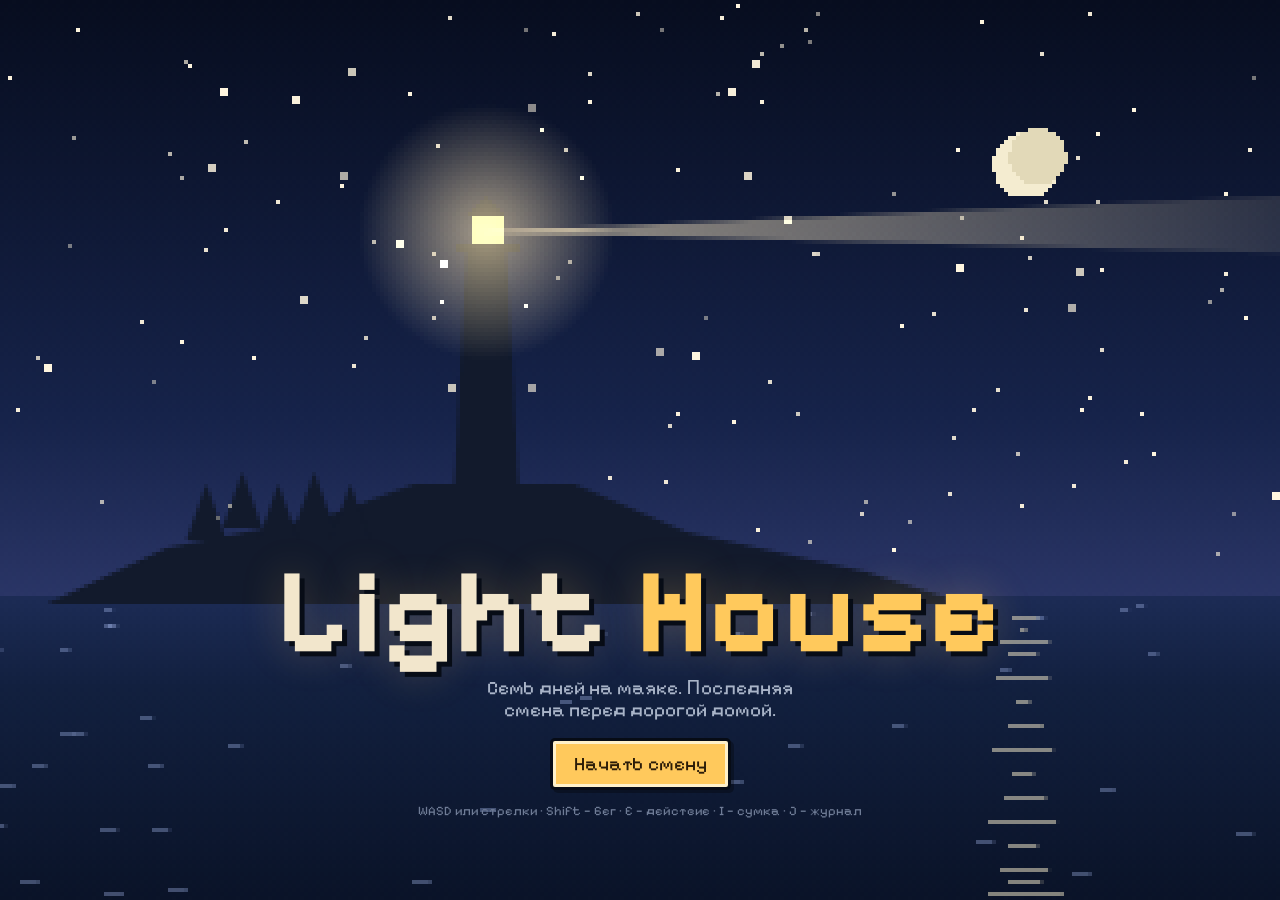
<file: main.html>
<!doctype html><html><head><meta charset=utf8><meta name=viewport content="width=device-width,initial-scale=1,viewport-fit=cover"><style>:root{color-scheme:light;box-sizing:border-box;padding-top:env(safe-area-inset-top,0px);padding-bottom:env(safe-area-inset-bottom,0px)}html{scroll-padding-top:env(safe-area-inset-top,0px)}body{margin:0;padding:0;font:14px -apple-system,BlinkMacSystemFont,sans-serif;background:#fff;color:#000}img{max-width:100%}[hidden]:not([hidden=until-found i]){display:none!important}</style></head><body>
<title>Light House</title>
<link rel="preconnect" href="https://fonts.googleapis.com">
<link rel="preconnect" href="https://fonts.gstatic.com" crossorigin>
<link rel="stylesheet" href="https://fonts.googleapis.com/css2?family=Pixelify+Sans:wght@400;600;700&display=swap">
<style>
/* Layout: full-screen pixel canvas, HUD pinned to corners, dialog and panels as wooden-frame pixel cards. Single deliberate night-sea look. */
:root{
  --sea:#0e1a2c; --panel:#1c2638; --panel-2:#253250; --paper:#f2e6cc; --ink:#f4ecd8; --muted:#a9b4c8;
  --lamp:#ffc95c; --rust:#c8553d; --line:#e9dcbc; --shadow:#070c16;
  --f-display:"Pixelify Sans", "Courier New", monospace;
  --f-body:"Pixelify Sans", "Trebuchet MS", system-ui, sans-serif;
  color-scheme:dark;
}
[hidden]{display:none!important}
html,body{height:100%;margin:0;background:var(--sea);color:var(--ink);overflow:hidden;font-family:var(--f-body);-webkit-user-select:none;user-select:none;touch-action:none}
#game{position:fixed;left:0;top:0;image-rendering:pixelated;image-rendering:crisp-edges;display:block}
.pix{background:var(--panel);border:3px solid var(--line);box-shadow:0 0 0 3px var(--shadow),6px 6px 0 3px rgba(0,0,0,.35);border-radius:2px}
#hud{position:fixed;inset:0;pointer-events:none}
#hud > *{pointer-events:auto}
#clock{position:absolute;left:calc(12px + env(safe-area-inset-left,0px));top:calc(12px + env(safe-area-inset-top,0px));padding:8px 12px 9px;min-width:150px}
#clock .row{display:flex;justify-content:space-between;gap:12px;align-items:baseline}
#dayN{font-family:var(--f-display);font-weight:700;font-size:18px;color:var(--lamp)}
#wx{font-size:13px;color:var(--muted)}
#time{font-family:var(--f-display);font-size:30px;font-weight:600;letter-spacing:1px;font-variant-numeric:tabular-nums;line-height:1.05}
#tod{font-size:13px;color:var(--muted);text-transform:lowercase}
#souv{font-size:13px;color:var(--paper);margin-top:3px}
#tasks{position:absolute;left:calc(12px + env(safe-area-inset-left,0px));top:calc(124px + env(safe-area-inset-top,0px));padding:8px 12px;max-width:260px;font-size:14px}
#tasks h3{margin:0 0 4px;font-size:13px;font-weight:600;color:var(--lamp);letter-spacing:.06em;text-transform:uppercase;display:flex;justify-content:space-between;gap:8px;cursor:pointer}
#tasks ul{list-style:none;margin:0;padding:0;display:grid;gap:3px}
#tasks li{display:flex;gap:7px;line-height:1.2}
#tasks li .b{flex:none;width:10px;height:10px;margin-top:3px;border:2px solid var(--line)}
#tasks li.done{color:#7f8aa0;text-decoration:line-through}
#tasks li.done .b{background:var(--lamp);border-color:var(--lamp)}
#tasks li.q{color:#bfe3d6}
#tasks li.q .b{border-radius:50%;border-color:#8fd0b9}
#tasks.min ul{display:none}
#btns{position:absolute;right:calc(12px + env(safe-area-inset-right,0px));top:calc(12px + env(safe-area-inset-top,0px));display:flex;gap:8px}
.btn{font-family:var(--f-display);font-size:15px;color:var(--ink);background:var(--panel);border:3px solid var(--line);box-shadow:0 0 0 3px var(--shadow),3px 3px 0 3px rgba(0,0,0,.3);padding:6px 11px;cursor:pointer;border-radius:2px}
.btn:hover{background:var(--panel-2)}
.btn:focus-visible{outline:3px solid var(--lamp);outline-offset:3px}
.btn kbd{font-family:inherit;color:var(--lamp);font-size:12px;margin-left:5px}
.btn.primary{background:var(--lamp);color:#2a1b08;border-color:#fff1c9}
.btn.primary:hover{background:#ffd683}
#prompt{position:fixed;left:50%;bottom:calc(30px + env(safe-area-inset-bottom,0px));transform:translateX(-50%);padding:6px 14px;font-size:16px;white-space:nowrap}
#prompt b{color:var(--lamp);margin-right:8px}
#toasts{position:fixed;left:50%;top:calc(14px + env(safe-area-inset-top,0px));transform:translateX(-50%);display:grid;gap:6px;justify-items:center;pointer-events:none;z-index:5}
.toast{padding:5px 12px;font-size:15px;animation:tin .25s ease-out;display:flex;gap:8px;align-items:center}
.toast canvas{width:24px;height:24px;image-rendering:pixelated}
@keyframes tin{from{transform:translateY(-8px);opacity:0}}
#dialog{position:fixed;left:50%;bottom:calc(18px + env(safe-area-inset-bottom,0px));transform:translateX(-50%);width:min(720px,calc(100vw - 32px));padding:12px 14px;display:flex;gap:14px;cursor:pointer;z-index:4;box-sizing:border-box}
#portrait{flex:none;width:80px;height:88px;image-rendering:pixelated;background:var(--panel-2);border:2px solid var(--line)}
#dialog .who{font-family:var(--f-display);font-weight:700;color:var(--lamp);font-size:17px;margin-bottom:3px}
#dialog .txt{font-size:18px;line-height:1.35;min-height:3.9em;max-width:60ch}
#dialog .more{position:absolute;right:14px;bottom:8px;color:var(--lamp);animation:bob 1s steps(2) infinite}
@keyframes bob{50%{transform:translateY(3px)}}
#dialog.letter{background:var(--paper);color:#3b2f22;border-color:#8b6b47}
#dialog.letter .txt{font-size:18px;font-style:italic}
#dialog.letter .who{color:#8b4a2b}
#ask{position:fixed;inset:0;display:grid;place-items:center;background:rgba(7,12,22,.45);z-index:6}
#ask .card{width:min(420px,calc(100vw - 32px));padding:16px 18px;box-sizing:border-box;display:grid;gap:14px}
#askT{font-size:18px;line-height:1.4}
#ask .row{display:flex;gap:10px;flex-wrap:wrap}
#panel{position:fixed;inset:0;display:grid;place-items:center;background:rgba(7,12,22,.55);z-index:6}
#panel .card{width:min(640px,calc(100vw - 32px));max-height:calc(100vh - 60px);overflow:auto;padding:14px 16px;box-sizing:border-box}
#panel .tabs{display:flex;gap:8px;margin-bottom:12px;flex-wrap:wrap}
#panel .tabs .btn.on{background:var(--lamp);color:#2a1b08}
#panel .close{margin-left:auto}
#grid{display:grid;grid-template-columns:repeat(auto-fill,minmax(64px,1fr));gap:8px}
.cell{position:relative;aspect-ratio:1;background:var(--panel-2);border:2px solid #4a5a7c;display:grid;place-items:center;cursor:pointer;max-width:100%}
.cell.sel{border-color:var(--lamp)}
.cell.souv{border-color:#8fd0b9}
.cell canvas{width:70%;height:70%;image-rendering:pixelated}
.cell span{position:absolute;right:4px;bottom:1px;font-size:13px;color:var(--paper)}
#desc{margin-top:12px;min-height:3em;font-size:15px;line-height:1.4;color:var(--paper)}
#desc b{color:var(--lamp)}
#desc .btn{margin-top:8px;font-size:14px}
.sect{font-size:12px;letter-spacing:.08em;text-transform:uppercase;color:var(--muted);margin:12px 0 6px}
.entry{padding:8px 0;border-bottom:2px dashed #3d4b68;font-size:16px;line-height:1.45;max-width:62ch}
.entry b{color:var(--lamp);display:block;font-size:13px;letter-spacing:.06em;text-transform:uppercase}
.empty{color:var(--muted);font-size:15px}
#help{font-size:15px;line-height:1.6}
#help kbd{font-family:var(--f-display);background:var(--panel-2);border:2px solid #4a5a7c;padding:0 6px;color:var(--lamp)}
#fade{position:fixed;inset:0;background:#05080f;opacity:0;pointer-events:none;transition:opacity .45s;z-index:7}
#fade.on{opacity:1}
#daycard{position:fixed;inset:0;display:grid;place-items:center;text-align:center;z-index:8;pointer-events:none;opacity:0;transition:opacity .8s}
#daycard.on{opacity:1}
#daycard .n{font-family:var(--f-display);font-size:clamp(44px,9vw,84px);font-weight:700;color:var(--lamp);text-shadow:4px 4px 0 var(--shadow)}
#daycard .s{font-size:clamp(16px,3vw,22px);color:var(--paper);margin-top:6px}
#daycard .w{font-size:15px;color:var(--muted);margin-top:4px}
#title{position:fixed;inset:0;z-index:9;display:flex;flex-direction:column;align-items:center;justify-content:flex-end;padding-bottom:calc(9vh + env(safe-area-inset-bottom,0px));gap:10px;text-align:center;padding-left:max(16px,env(safe-area-inset-left,0px));padding-right:max(16px,env(safe-area-inset-right,0px))}
#title h1{margin:0;font-family:var(--f-display);font-weight:700;font-size:clamp(52px,12vw,120px);letter-spacing:.02em;line-height:.9;color:var(--paper);text-shadow:5px 5px 0 var(--shadow),0 0 40px rgba(255,201,92,.25);text-wrap:balance}
#title h1 span{color:var(--lamp)}
#title p{margin:0 0 10px;font-size:clamp(15px,2.4vw,19px);color:var(--muted);max-width:44ch;text-wrap:balance}
#title .row{display:flex;gap:12px;flex-wrap:wrap;justify-content:center}
#title .btn{font-size:19px;padding:9px 18px}
#title small{color:#6f7c96;font-size:13px;margin-top:6px}
#credits{position:fixed;left:0;right:0;bottom:0;top:50%;z-index:9;pointer-events:none;overflow:hidden;-webkit-mask-image:linear-gradient(transparent,#000 14%,#000 86%,transparent);mask-image:linear-gradient(transparent,#000 14%,#000 86%,transparent)}
#roll{position:absolute;left:50%;transform:translateX(-50%);text-align:center;width:min(560px,90vw);font-size:18px;line-height:1.6;color:var(--paper);text-shadow:2px 2px 0 var(--shadow)}
#roll h2{font-family:var(--f-display);color:var(--lamp);font-size:40px;margin:0 0 30px}
#roll .h{color:var(--muted);font-size:14px;letter-spacing:.1em;text-transform:uppercase;margin-top:26px}
#endbtn{position:fixed;left:50%;bottom:calc(40px + env(safe-area-inset-bottom,0px));transform:translateX(-50%);z-index:10}
#touch{position:fixed;inset:auto 0 0 0;height:0;z-index:3}
#pad{position:fixed;left:calc(18px + env(safe-area-inset-left,0px));bottom:calc(22px + env(safe-area-inset-bottom,0px));width:132px;height:132px;border-radius:50%;background:rgba(28,38,56,.55);border:3px solid rgba(233,220,188,.5);touch-action:none}
#knob{position:absolute;left:50%;top:50%;width:48px;height:48px;margin:-24px 0 0 -24px;border-radius:50%;background:rgba(233,220,188,.75)}
.tbtn{position:fixed;width:66px;height:66px;border-radius:50%;font-family:var(--f-display);font-size:22px;font-weight:700;color:#2a1b08;background:var(--lamp);border:3px solid #fff1c9;box-shadow:0 0 0 3px var(--shadow)}
#ta{right:calc(22px + env(safe-area-inset-right,0px));bottom:calc(40px + env(safe-area-inset-bottom,0px))}
#tb{right:calc(100px + env(safe-area-inset-right,0px));bottom:calc(18px + env(safe-area-inset-bottom,0px));width:52px;height:52px;font-size:15px;background:var(--panel);color:var(--ink);border-color:var(--line)}
#tb.on{background:var(--rust)}
body.touch #prompt{bottom:calc(178px + env(safe-area-inset-bottom,0px))}
body.touch #dialog{bottom:calc(170px + env(safe-area-inset-bottom,0px))}
body.touch .btn kbd{display:none}
@media (max-width:620px){
  #clock{min-width:0;padding:6px 9px}
  #time{font-size:24px}
  #tasks{top:calc(108px + env(safe-area-inset-top,0px));max-width:200px;font-size:13px}
  #btns{flex-direction:column}
  .btn{font-size:14px;padding:5px 9px}
  #dialog .txt{font-size:16px}
  #portrait{width:60px;height:66px}
}
@media (prefers-reduced-motion:reduce){.toast,#dialog .more{animation:none}#fade,#daycard{transition:none}}
</style>

<canvas id="game" aria-label="Игровое поле"></canvas>

<div id="hud" hidden>
  <div id="clock" class="pix">
    <div class="row"><span id="dayN">День 1</span><span id="wx">ясно</span></div>
    <div id="time">06:00</div>
    <div class="row"><span id="tod">утро</span><span id="souv">✦ 0/8</span></div>
  </div>
  <div id="tasks" class="pix"><h3 id="tasksH"><span>Дела на сегодня</span><span id="tasksT">–</span></h3><ul id="taskList"></ul></div>
  <div id="btns">
    <button class="btn" id="bInv" type="button">Сумка<kbd>I</kbd></button>
    <button class="btn" id="bJr" type="button">Журнал<kbd>J</kbd></button>
    <button class="btn" id="bSnd" type="button">Звук</button>
  </div>
</div>
<div id="prompt" class="pix" hidden></div>
<div id="toasts"></div>
<div id="dialog" class="pix" hidden><canvas id="portrait" width="20" height="22"></canvas><div><div class="who" id="dWho"></div><div class="txt" id="dTxt"></div></div><span class="more">▼</span></div>
<div id="ask" hidden><div class="card pix" role="dialog" aria-modal="true" aria-labelledby="askT"><div id="askT"></div><div class="row"><button class="btn primary" id="askY" type="button">Да</button><button class="btn" id="askN" type="button">Нет</button></div></div></div>
<div id="panel" hidden><div class="card pix">
  <div class="tabs"><button class="btn" data-tab="inv" type="button">Сумка</button><button class="btn" data-tab="jr" type="button">Журнал</button><button class="btn" data-tab="help" type="button">Управление</button><button class="btn close" id="pClose" type="button">Закрыть</button></div>
  <div id="pBody"></div>
</div></div>
<div id="touch" hidden><div id="pad"><div id="knob"></div></div><button class="tbtn" id="ta" type="button">A</button><button class="tbtn" id="tb" type="button">бег</button></div>
<div id="fade"></div>
<div id="daycard"><div><div class="n" id="dcN">День 1</div><div class="s" id="dcS"></div><div class="w" id="dcW"></div></div></div>
<div id="title">
  <h1>Light <span>House</span></h1>
  <p>Семь дней на маяке. Последняя смена перед дорогой домой.</p>
  <div class="row"><button class="btn primary" id="bStart" type="button">Начать смену</button><button class="btn" id="bCont" type="button" hidden>Продолжить</button></div>
  <small>WASD или стрелки · Shift — бег · E — действие · I — сумка · J — журнал</small>
</div>
<div id="credits" hidden><div id="roll"></div></div>
<button class="btn primary" id="endbtn" type="button" hidden>Начать заново</button>
<script>
"use strict";
// ===================== CORE: utils, tiles, maps =====================
const T = 16;
const $ = s => document.querySelector(s);
const clamp = (v, a, b) => v < a ? a : v > b ? b : v;
const lerp = (a, b, t) => a + (b - a) * t;
const smooth = t => t * t * (3 - 2 * t);
function R(c, x, y, w, h, col) { c.fillStyle = col; c.fillRect(Math.round(x), Math.round(y), w, h); }
function hash(x, y) { let h = (x * 374761393 + y * 668265263) | 0; h = Math.imul(h ^ (h >>> 13), 1274126177); return ((h ^ (h >>> 16)) >>> 0) / 4294967296; }
function rng(seed) { return function () { seed |= 0; seed = seed + 0x6D2B79F5 | 0; let t = Math.imul(seed ^ seed >>> 15, 1 | seed); t = t + Math.imul(t ^ t >>> 7, 61 | t) ^ t; return ((t ^ t >>> 14) >>> 0) / 4294967296; }; }
function mk(w, h) { const c = document.createElement('canvas'); c.width = w; c.height = h; const x = c.getContext('2d'); x.imageSmoothingEnabled = false; return [c, x]; }
function ell(c, x, y, rx, ry, col) { c.fillStyle = col; c.beginPath(); c.ellipse(x, y, rx, ry, 0, 0, Math.PI * 2); c.fill(); }
function disc(c, cx, cy, r, col) { c.fillStyle = col; for (let dy = -r; dy <= r; dy++) { const w = Math.floor(Math.sqrt(r * r - dy * dy + r * .8)); c.fillRect(Math.round(cx - w), Math.round(cy + dy), w * 2 + 1, 1); } }

// tile ids
const DEEP = 0, SHALLOW = 1, SAND = 2, GRASS = 3, FOREST = 4, PATH = 5, ROCK = 6, WOOD = 7, WALL = 8, STONE = 9, RUG = 10, VOID = 11, RAIL = 12, GLASS = 13, GRATE = 14, PIER = 15;
const SOLID = new Set([DEEP, SHALLOW, ROCK, WALL, VOID, RAIL, GLASS]);
const isWater = t => t === DEEP || t === SHALLOW;

function newMap(id, w, h, opt = {}) {
  return Object.assign({ id, w, h, t: new Uint8Array(w * h), objs: [], decor: [], ground: null }, opt);
}
const tAt = (m, x, y) => (x < 0 || y < 0 || x >= m.w || y >= m.h) ? (m.edge ?? DEEP) : m.t[y * m.w + x];
const tSet = (m, x, y, v) => { if (x >= 0 && y >= 0 && x < m.w && y < m.h) m.t[y * m.w + x] = v; };

// ---------- island ----------
function genIsland() {
  const w = 64, h = 50, m = newMap('island', w, h, { edge: DEEP, outdoor: true });
  const cx = 32, cy = 24;
  for (let y = 0; y < h; y++) for (let x = 0; x < w; x++) {
    const nx = (x - cx) / 25.5, ny = (y - cy) / (y > cy ? 17 : 18);
    const n = Math.sin(x * .33 + 1.3) * .045 + Math.cos(y * .41 + x * .12) * .05 + (hash(x >> 2, y >> 2) - .5) * .07;
    const d = Math.sqrt(nx * nx + ny * ny) + n;
    let t = d < (y > 31 ? .66 : .78) ? GRASS : d < .94 ? SAND : d < 1.07 ? SHALLOW : DEEP;
    if (y < 17 && d > .72 && d < .97) t = ROCK;
    if (x > 50 && y > 20 && y < 30 && d > .8 && d < .96) t = ROCK; // gull rocks east
    if (x < 13 && y > 30 && y < 37 && d > .82 && d < .97) t = ROCK; // west fishing rocks
    if (t === GRASS && x > 6 && x < 20 && y > 15 && y < 33) t = FOREST;
    m.t[y * w + x] = t;
  }
  const stamp = (x0, y0, x1, y1, v, only) => { for (let y = y0; y <= y1; y++) for (let x = x0; x <= x1; x++) { if (!only || only.includes(tAt(m, x, y))) tSet(m, x, y, v); } };
  // lighthouse yard and cliffs clearing
  stamp(28, 9, 39, 15, GRASS);
  stamp(29, 8, 38, 8, ROCK);
  // viewpoint (смотровая) NE
  stamp(44, 11, 49, 14, GRASS, [ROCK, SAND, SHALLOW, DEEP, GRASS]);
  stamp(45, 11, 48, 13, STONE);
  stamp(44, 10, 49, 10, ROCK);
  // cliff NW (утёс)
  stamp(18, 11, 23, 14, GRASS, [ROCK, SAND, GRASS, SHALLOW]);
  stamp(17, 10, 24, 10, ROCK);
  // west fishing stone
  stamp(9, 32, 10, 33, STONE);
  // paths
  const path = (pts) => {
    for (let i = 0; i < pts.length - 1; i++) {
      const [ax, ay] = pts[i], [bx, by] = pts[i + 1]; const n = Math.max(Math.abs(bx - ax), Math.abs(by - ay)) * 3;
      for (let k = 0; k <= n; k++) {
        const x = Math.round(lerp(ax, bx, k / n)), y = Math.round(lerp(ay, by, k / n));
        for (const [dx, dy] of [[0, 0], [1, 0]]) { const tt = tAt(m, x + dx, y + dy); if (tt === GRASS || tt === FOREST) tSet(m, x + dx, y + dy, PATH); }
      }
    }
  };
  path([[33, 13], [33, 18], [31, 24], [31, 31], [30, 36]]);
  path([[31, 22], [38, 23], [45, 27]]);
  path([[33, 17], [40, 16], [45, 14]]);
  path([[31, 27], [24, 27], [16, 25]]);
  path([[24, 27], [21, 20], [20, 15]]);
  path([[16, 25], [12, 31], [10, 32]]);
  // pier x 30..31 from first non-land to y=46
  for (let y = 30; y <= 46; y++) for (let x = 30; x <= 31; x++) { if (isWater(tAt(m, x, y)) || (y > 37)) tSet(m, x, y, PIER); }
  // make sure path connects to pier
  for (let y = 30; y <= 46; y++) { if (tAt(m, 30, y) === SAND || tAt(m, 30, y) === GRASS) { tSet(m, 30, y, PATH); tSet(m, 31, y, PATH); } }
  return m;
}

// ---------- house (ground floor) ----------
function genHouse() {
  const w = 18, h = 12, m = newMap('house', w, h, { edge: WALL, indoor: true });
  for (let y = 0; y < h; y++) for (let x = 0; x < w; x++) {
    let t = WOOD;
    if (y <= 1 || x === 0 || x === w - 1 || y === h - 1) t = WALL;
    if (x >= 12 && x <= 15 && y >= 5 && y <= 8) t = RUG;
    if (x >= 7 && x <= 10 && y >= 2 && y <= 4) t = STONE;
    m.t[y * w + x] = t;
  }
  tSet(m, 9, h - 1, WOOD); tSet(m, 8, h - 1, WOOD); // door gap
  m.door = { x: 9 * T, y: (h - 1) * T };
  return m;
}

// ---------- lantern room ----------
function genLamp() {
  const w = 15, h = 14, m = newMap('lamp', w, h, { edge: VOID, indoor: true, high: true });
  const cx = 7.5, cy = 6.5;
  for (let y = 0; y < h; y++) for (let x = 0; x < w; x++) {
    const dx = x + .5 - cx, dy = y + .5 - cy, r = Math.sqrt(dx * dx + dy * dy);
    const a = Math.atan2(dy, dx);
    const gap = Math.abs(Math.sin(a * 2)) < .32;
    let t = VOID;
    if (r < 3.7) t = STONE;
    else if (r < 4.6) t = gap && Math.abs(Math.cos(a)) > .5 ? STONE : GLASS;
    else if (r < 5.9) t = GRATE;
    else if (r < 6.6) t = RAIL;
    m.t[y * w + x] = t;
  }
  return m;
}
// ===================== RENDER: ground, water, sprites =====================
const COL = {
  grass: '#69a65a', grass2: '#7dbb67', grass3: '#558f4b', forest: '#4b8a4c', forest2: '#3e7642', forest3: '#5a9a55',
  sand: '#e6cd93', sand2: '#d9bd80', sand3: '#f0dcaa', wet: '#c9ad73', path: '#c4a26c', path2: '#b08f5c', path3: '#d3b37d',
  rock: '#7d828c', rock2: '#686c76', rock3: '#9ca1aa', cliff: '#4f525c', wood: '#a0683e', wood2: '#8a5733', wood3: '#b77b4b',
  wall: '#d9cfbd', wall2: '#b8ad99', stone: '#9b958b', stone2: '#87817a', rug: '#a9483b', rug2: '#c96a4b',
  deep: '#1d5577', deep2: '#174a69', shal: '#2f86a0', shal2: '#3b98b0', foam: '#e3f4f3'
};

function speck(c, px, py, sx, sy, n, cols, sz = 1) {
  for (let i = 0; i < n; i++) {
    const a = hash(sx * 31 + i * 7, sy * 17 + i * 13), b = hash(sx * 11 + i * 5, sy * 29 + i * 3);
    R(c, px + Math.floor(a * (16 - sz)), py + Math.floor(b * (16 - sz)), sz, sz, cols[i % cols.length]);
  }
}

function buildGround(m) {
  const [cv, c] = mk(m.w * T, m.h * T);
  for (let y = 0; y < m.h; y++) for (let x = 0; x < m.w; x++) {
    const t = tAt(m, x, y), px = x * T, py = y * T;
    switch (t) {
      case GRASS: R(c, px, py, T, T, COL.grass); speck(c, px, py, x, y, 7, [COL.grass2, COL.grass3, COL.grass2]); if (hash(x, y) > .7) { R(c, px + 4, py + 9, 3, 1, COL.grass3); R(c, px + 10, py + 3, 2, 1, COL.grass2); } break;
      case FOREST: R(c, px, py, T, T, COL.forest); speck(c, px, py, x, y, 9, [COL.forest2, COL.forest3, COL.forest2]); break;
      case SAND: R(c, px, py, T, T, COL.sand); speck(c, px, py, x, y, 6, [COL.sand2, COL.sand3]); break;
      case PATH: R(c, px, py, T, T, COL.path); speck(c, px, py, x, y, 7, [COL.path2, COL.path3], 1); if (hash(x + 3, y) > .75) R(c, px + 5, py + 6, 2, 2, COL.path2); break;
      case ROCK: {
        R(c, px, py, T, T, COL.rock); speck(c, px, py, x, y, 6, [COL.rock2, COL.rock3], 2);
        const below = tAt(m, x, y + 1);
        if (below !== ROCK) { R(c, px, py + 10, T, 6, COL.cliff); for (let i = 0; i < 4; i++) R(c, px + 2 + i * 4, py + 11 + (hash(x + i, y) * 3 | 0), 1, 4, '#3f424b'); R(c, px, py + 9, T, 1, COL.rock3); }
        break;
      }
      case PIER: case WOOD: {
        const base = t === PIER ? '#9a6a42' : COL.wood;
        R(c, px, py, T, T, base);
        for (let i = 0; i < 4; i++) { R(c, px, py + i * 4 + 3, T, 1, COL.wood2); if (hash(x * 3 + i, y) > .5) R(c, px + (hash(x, y + i) * 14 | 0), py + i * 4, 1, 3, COL.wood2); R(c, px + 1 + (hash(i, x + y) * 12 | 0), py + i * 4 + 1, 2, 1, COL.wood3); }
        if (t === PIER) { if (isWater(tAt(m, x - 1, y))) R(c, px, py, 1, T, '#5d3e24'); if (isWater(tAt(m, x + 1, y))) R(c, px + 15, py, 1, T, '#5d3e24'); }
        break;
      }
      case WALL: {
        R(c, px, py, T, T, '#3a2e2a');
        if (m.id === 'house' && y <= 1) { R(c, px, py, T, T, y === 0 ? '#5b4a3f' : COL.wall); if (y === 1) { R(c, px, py + 13, T, 3, COL.wall2); for (let i = 0; i < 2; i++) R(c, px + i * 8, py + 4 + (x % 2) * 4, 1, 4, COL.wall2); } }
        else if (m.id === 'house') { R(c, px, py, T, T, '#4d3e34'); R(c, px + 2, py + 2, 12, 12, '#5b4a3f'); }
        break;
      }
      case STONE: R(c, px, py, T, T, COL.stone); R(c, px, py + 7, T, 1, COL.stone2); R(c, px + ((y % 2) ? 4 : 11), py, 1, 7, COL.stone2); R(c, px + ((y % 2) ? 11 : 4), py + 8, 1, 8, COL.stone2); speck(c, px, py, x, y, 3, ['#aaa49a']); break;
      case RUG: R(c, px, py, T, T, COL.rug); R(c, px + 2, py + 2, 12, 12, COL.rug2); R(c, px + 4, py + 4, 8, 8, COL.rug); speck(c, px, py, x, y, 4, ['#e5c07b']); break;
      case GRATE: R(c, px, py, T, T, '#3d4250'); for (let i = 0; i < 16; i += 4) { R(c, px + i, py, 1, T, '#2b2f3a'); R(c, px, py + i, T, 1, '#2b2f3a'); } break;
      case RAIL: R(c, px, py, T, T, '#2a2e38'); R(c, px + 6, py + 6, 4, 4, '#555b6a'); break;
      case GLASS: R(c, px, py, T, T, 'rgba(160,210,230,.35)'); R(c, px, py, T, 2, '#4a3b30'); R(c, px + 7, py, 2, T, '#4a3b30'); R(c, px + 3, py + 4, 1, 6, 'rgba(255,255,255,.6)'); break;
    }
  }
  // soft edges: grass tongues over sand/path, wet sand along water
  for (let y = 0; y < m.h; y++) for (let x = 0; x < m.w; x++) {
    const t = tAt(m, x, y), px = x * T, py = y * T;
    if (t === SAND || t === PATH) {
      const g = n => n === GRASS || n === FOREST;
      const col = n => n === FOREST ? COL.forest : COL.grass;
      const u = tAt(m, x, y - 1), d = tAt(m, x, y + 1), l = tAt(m, x - 1, y), r = tAt(m, x + 1, y);
      for (let i = 0; i < 16; i += 2) {
        if (g(u)) R(c, px + i, py, 2, 1 + (hash(x * 16 + i, y) * 4 | 0), col(u));
        if (g(d)) { const hh = 1 + (hash(x * 16 + i, y + 99) * 3 | 0); R(c, px + i, py + 16 - hh, 2, hh, col(d)); }
        if (g(l)) R(c, px, py + i, 1 + (hash(x, y * 16 + i) * 4 | 0), 2, col(l));
        if (g(r)) { const ww = 1 + (hash(x + 99, y * 16 + i) * 3 | 0); R(c, px + 16 - ww, py + i, ww, 2, col(r)); }
      }
      if (t === SAND) { if (isWater(d)) R(c, px, py + 13, T, 3, COL.wet); if (isWater(u)) R(c, px, py, T, 2, COL.wet); if (isWater(l)) R(c, px, py, 2, T, COL.wet); if (isWater(r)) R(c, px + 14, py, 2, T, COL.wet); }
    }
  }
  m.ground = cv;
  // water tile cache
  m.water = [];
  for (let y = 0; y < m.h; y++) for (let x = 0; x < m.w; x++) {
    const t = tAt(m, x, y); if (!isWater(t)) continue;
    const e = []; const land = n => !isWater(n) && n !== PIER;
    if (land(tAt(m, x, y - 1))) e.push(0); if (land(tAt(m, x, y + 1))) e.push(1); if (land(tAt(m, x - 1, y))) e.push(2); if (land(tAt(m, x + 1, y))) e.push(3);
    m.water[y * m.w + x] = e;
  }
}

// ---------- animated water (also used outside the map) ----------
function drawWater(c, m, cam, vw, vh, time, dark, sunset) {
  const x0 = Math.floor(cam.x / T) - 1, y0 = Math.floor(cam.y / T) - 1, x1 = x0 + Math.ceil(vw / T) + 2, y1 = y0 + Math.ceil(vh / T) + 2;
  const moonX = m.w * T * .62;
  for (let y = y0; y <= y1; y++) for (let x = x0; x <= x1; x++) {
    const inside = x >= 0 && y >= 0 && x < m.w && y < m.h;
    const t = inside ? m.t[y * m.w + x] : DEEP;
    if (!isWater(t) && t !== PIER) continue;
    const px = x * T - cam.x, py = y * T - cam.y, h = hash(x, y), h2 = hash(y + 7, x + 3);
    const sh = t === SHALLOW;
    R(c, px, py, T, T, sh ? COL.shal : COL.deep);
    if (!sh && h > .55) R(c, px + (h2 * 8 | 0), py + (h * 10 | 0), 6, 5, COL.deep2);
    const ph = time * 1.3 + h * 6.28;
    const s = Math.sin(ph);
    if (s > .45) { const o = Math.round(Math.sin(time * .9 + x) * 2); R(c, px + 3 + (h2 * 6 | 0) + o, py + 3 + (h * 9 | 0), 4 + (s > .8 ? 2 : 0), 1, sh ? '#6cc3d4' : '#4a8fb0'); }
    if (s < -.6 && h2 > .5) R(c, px + (h * 10 | 0), py + (h2 * 12 | 0), 3, 1, sh ? '#56b3c8' : '#2f6d92');
    if (sunset > 0 && !sh && Math.sin(time * 2 + h * 30) > .2) { c.globalAlpha = sunset * .6; R(c, px + (h * 12 | 0), py + (h2 * 14 | 0), 3, 1, '#ffb36b'); c.globalAlpha = 1; }
    if (dark > .35) {
      if (h > .9) { c.globalAlpha = dark * (.5 + .5 * Math.sin(time * 3 + h * 90)); R(c, px + (h2 * 14 | 0), py + (h * 14 | 0), 1, 1, '#fff6d8'); c.globalAlpha = 1; }
      if (Math.abs(x * T + 8 - moonX) < 44 && y * T > m.h * T * .55 && Math.sin(time * 2.2 + h * 40) > .3) { c.globalAlpha = dark * .8; R(c, px + (h * 10 | 0), py + (h2 * 13 | 0), 4 + (h2 * 4 | 0), 1, '#cfe1ff'); c.globalAlpha = 1; }
    }
    if (inside && m.water && sh) {
      const e = m.water[y * m.w + x] || [];
      if (e.length) {
        R(c, px, py, T, T, 'rgba(120,205,215,.25)');
        const o = Math.round((Math.sin(time * 1.6 + x * .7 + y * .5) + 1) * 1.6);
        c.globalAlpha = .55 + .35 * Math.sin(time * 1.6 + x * .7 + y * .5);
        for (const d of e) {
          for (let i = 0; i < 16; i += 3) {
            const j = (hash(x * 16 + i, y + d) * 2) | 0;
            if (d === 0) R(c, px + i, py + o + j, 2, 1, COL.foam);
            if (d === 1) R(c, px + i, py + 15 - o - j, 2, 1, COL.foam);
            if (d === 2) R(c, px + o + j, py + i, 1, 2, COL.foam);
            if (d === 3) R(c, px + 15 - o - j, py + i, 1, 2, COL.foam);
          }
        }
        c.globalAlpha = 1;
      }
    }
  }
}

// ---------- characters ----------
const LOOKS = {
  hero: { skin: '#f0c8a0', hair: '#5a3824', coat: '#2f5d8a', coat2: '#254a70', pants: '#3b3a48', hat: 'beanie', hatC: '#c8553d', scarf: '#e8c55a' },
  matvey: { skin: '#e8b98f', hair: '#e8e8e8', coat: '#e7b521', coat2: '#c49412', pants: '#45505c', hat: 'souwester', hatC: '#e7b521', beard: '#f2f2f2' },
  lida: { skin: '#f3cfae', hair: '#b4502e', coat: '#3c6db0', coat2: '#2f5890', pants: '#2d3442', hat: 'cap', hatC: '#24467a', bag: '#8a5a32', long: true },
  sonya: { skin: '#f6d2b5', hair: '#3a2418', coat: '#e9d9b8', coat2: '#d1c09e', pants: '#6c88b8', hat: 'beret', hatC: '#c8303b', small: true, long: true },
  gromov: { skin: '#e5bc96', hair: '#4a4a4a', coat: '#6a6f78', coat2: '#575c64', pants: '#33353b', hat: 'peaked', hatC: '#2f3238', mustache: '#3d3d3d' },
  belov: { skin: '#dcae86', hair: '#2a2a2a', coat: '#1f2d4d', coat2: '#17223b', pants: '#1f2533', hat: 'captain', hatC: '#f0f0ec', beard: '#3a3030' },
  wife: { skin: '#f1cba7', hair: '#6b3b25', coat: '#9b4d6a', coat2: '#823f58', pants: '#3a3448', long: true },
  kid: { skin: '#f6d2b5', hair: '#7a4a2a', coat: '#e2a33c', coat2: '#c88a2c', pants: '#4c6aa0', small: true, long: true },
};

function drawPerson(c, x, y, L, o = {}) {
  x = Math.round(x); y = Math.round(y);
  const dir = o.dir ?? 0, f = o.frame ?? 0, mv = !!o.moving, sm = L.small;
  const H = sm ? -3 : 0;
  if (!o.noShadow) { c.fillStyle = 'rgba(20,28,40,.28)'; c.beginPath(); c.ellipse(x + (o.sdx || 0), y, 6, 2.2, 0, 0, 7); c.fill(); }
  const step = mv ? [0, 1, 0, -1][f % 4] : 0;
  const bob = mv && (f % 2) ? -1 : 0;
  const yb = y + bob;
  // legs
  if (dir === 0 || dir === 3) {
    R(c, x - 3, yb - 5 + (step > 0 ? -1 : 0), 2, 5 + (step > 0 ? 1 : 0) - (step > 0 ? 1 : 0), L.pants);
    R(c, x + 1, yb - 5 + (step < 0 ? -1 : 0), 2, 5, L.pants);
    R(c, x - 3, y - 1 + (step > 0 ? -1 : 0), 2, 1, '#2a2420'); R(c, x + 1, y - 1 + (step < 0 ? -1 : 0), 2, 1, '#2a2420');
  } else {
    const s = dir === 1 ? -1 : 1;
    R(c, x - 1 + step * s, yb - 5, 2, 5, L.pants); R(c, x - 1 - step * s, yb - 5, 2, 5, L.pants);
    R(c, x - 1 + step * s + (s > 0 ? 1 : -1), y - 1, 2, 1, '#2a2420');
  }
  // torso
  const ty = yb - 12 - H * 0;
  const tw = sm ? 8 : 8, th = sm ? 6 : 7;
  const tyy = yb - 5 - th;
  R(c, x - tw / 2, tyy, tw, th + (L.long ? 2 : 0), L.coat);
  R(c, x - tw / 2, tyy + th - 1 + (L.long ? 2 : 0), tw, 1, L.coat2);
  if (dir === 0) R(c, x - .5, tyy + 1, 1, th - 1, L.coat2);
  if (L.scarf) R(c, x - 4, tyy, 8, 2, L.scarf);
  if (L.bag && dir !== 3) R(c, dir === 1 ? x + 2 : x - 5, tyy + 3, 3, 4, L.bag);
  // arms
  const sw = mv ? step : 0;
  const act = o.act;
  if (dir === 0 || dir === 3) {
    R(c, x - tw / 2 - 1, tyy + 1 + (act ? -1 : sw), 1, 5, L.coat2); R(c, x + tw / 2, tyy + 1 + (act ? -1 : -sw), 1, 5, L.coat2);
    R(c, x - tw / 2 - 1, tyy + 6 + (act ? -1 : sw), 1, 1, L.skin); R(c, x + tw / 2, tyy + 6 + (act ? -1 : -sw), 1, 1, L.skin);
  } else {
    const s = dir === 1 ? -1 : 1;
    R(c, x - 1 + (act ? s * 3 : sw * s), tyy + 1 + (act ? 1 : 0), 2, 5, L.coat2);
    R(c, x - 1 + (act ? s * 4 : sw * s), tyy + 6 + (act ? 0 : 0), 2, 1, L.skin);
  }
  // head
  const hy = tyy - 7, hw = 8;
  R(c, x - hw / 2, hy, hw, 7, L.skin);
  // hair
  if (dir === 3) R(c, x - hw / 2, hy, hw, 6, L.hair);
  else if (dir === 0) { R(c, x - hw / 2, hy, hw, 2, L.hair); R(c, x - hw / 2, hy, 1, 4, L.hair); R(c, x + hw / 2 - 1, hy, 1, 4, L.hair); }
  else { const s = dir === 1 ? 1 : -1; R(c, x - hw / 2, hy, hw, 2, L.hair); R(c, s > 0 ? x + 1 : x - hw / 2, hy, 3, 5, L.hair); }
  if (L.long && dir === 3) R(c, x - hw / 2, hy + 3, hw, 5, L.hair);
  if (L.long && (dir === 1 || dir === 2)) { const back = dir === 1 ? x + 1 : x - hw / 2; R(c, back, hy + 2, 3, 7, L.hair); R(c, dir === 1 ? x + 3 : x - hw / 2, hy + 8, 1, 1, L.hair); }
  if (L.long && dir === 0) { R(c, x - hw / 2 - 1, hy + 2, 1, 6, L.hair); R(c, x + hw / 2, hy + 2, 1, 6, L.hair); }
  // face
  const blink = (o.t || 0) % 4 > 3.85;
  if (dir === 0) { if (!blink) { R(c, x - 2, hy + 3, 1, 2, '#2a2022'); R(c, x + 1, hy + 3, 1, 2, '#2a2022'); } else { R(c, x - 2, hy + 4, 1, 1, '#2a2022'); R(c, x + 1, hy + 4, 1, 1, '#2a2022'); } R(c, x - 3, hy + 5, 1, 1, 'rgba(230,120,110,.6)'); R(c, x + 2, hy + 5, 1, 1, 'rgba(230,120,110,.6)'); }
  else if (dir !== 3) { const ex = dir === 1 ? x - 3 : x + 2; if (!blink) R(c, ex, hy + 3, 1, 2, '#2a2022'); }
  if (L.beard && dir !== 3) { R(c, x - 3, hy + 5, 6, 3, L.beard); if (dir === 0) R(c, x - 2, hy + 8, 4, 1, L.beard); }
  if (L.mustache && dir === 0) R(c, x - 2, hy + 5, 4, 1, L.mustache);
  // hats
  switch (L.hat) {
    case 'beanie': R(c, x - 4, hy - 2, 8, 3, L.hatC); R(c, x - 4, hy, 8, 1, '#a8432f'); R(c, x - 1, hy - 3, 2, 1, '#f2e6cc'); break;
    case 'souwester': R(c, x - 5, hy - 1, 10, 2, L.hatC); R(c, x - 3, hy - 3, 6, 2, L.hatC); R(c, x - 5, hy + 1, 10, 1, '#c49412'); break;
    case 'cap': R(c, x - 4, hy - 2, 8, 3, L.hatC); if (dir === 0) R(c, x - 4, hy + 1, 8, 1, '#1a3358'); else if (dir !== 3) R(c, dir === 1 ? x - 6 : x + 2, hy, 4, 1, '#1a3358'); break;
    case 'beret': R(c, x - 5, hy - 2, 9, 3, L.hatC); R(c, x, hy - 3, 1, 1, L.hatC); break;
    case 'peaked': R(c, x - 4, hy - 2, 8, 3, L.hatC); R(c, x - 5, hy + 1, 10, 1, '#1d1f24'); R(c, x - 1, hy - 1, 2, 1, '#d4b14a'); break;
    case 'captain': R(c, x - 4, hy - 3, 8, 3, L.hatC); R(c, x - 4, hy, 8, 1, '#1d1f24'); R(c, x - 5, hy + 1, 10, 1, '#111'); R(c, x - 1, hy - 2, 2, 1, '#d4b14a'); break;
  }
}

// ---------- props ----------
function shadowE(c, x, y, rx, ry, sh) { c.fillStyle = `rgba(18,26,40,${.28 * sh.a})`; c.beginPath(); c.ellipse(x + sh.dx * rx * .6, y + sh.dy * 2, rx * (1 + Math.abs(sh.dx) * .5), ry, 0, 0, 7); c.fill(); }

function drawPine(c, x, y, s, time, wind, sh, seed) {
  const sway = Math.sin(time * 1.2 + seed * 6) * wind;
  shadowE(c, x, y, 9 * s, 3.5 * s, sh);
  R(c, x - 2, y - 7 * s, 4, 7 * s, '#6b4a2e'); R(c, x - 2, y - 7 * s, 1, 7 * s, '#7d5838');
  const layers = [[11, 9, 0, '#2c6346'], [9, 8, 7, '#357253'], [7, 7, 13, '#40835e'], [4, 6, 18, '#4b9468']];
  layers.forEach(([w, hh, off, col], i) => {
    const sx = sway * (i + 1) * .35;
    const by = y - 6 * s - off * s;
    for (let r = 0; r < hh * s; r++) { const ww = Math.round(w * s * (r / (hh * s))); R(c, x - ww + sx, by - hh * s + r, ww * 2, 1, col); }
    R(c, x - Math.round(w * s * .6) + sx, by - 2, Math.round(w * s * .6), 1, '#5aab78');
  });
}
function drawRoundTree(c, x, y, s, time, wind, sh, seed) {
  const sway = Math.sin(time * 1.1 + seed * 5) * wind;
  shadowE(c, x, y, 10 * s, 4 * s, sh);
  R(c, x - 2, y - 9 * s, 4, 9 * s, '#6e4c30');
  disc(c, x + sway * .6, y - 16 * s, 9 * s, '#3f7d48');
  disc(c, x - 3 * s + sway, y - 19 * s, 6 * s, '#4f9556');
  disc(c, x + 4 * s + sway, y - 18 * s, 5 * s, '#4a8d52');
  disc(c, x - 1 * s + sway, y - 22 * s, 3 * s, '#66ad66');
}
function drawBush(c, x, y, sh, berries) {
  shadowE(c, x, y, 7, 2.5, sh);
  disc(c, x, y - 5, 6, '#3f7d48'); disc(c, x - 2, y - 7, 4, '#4f9556'); disc(c, x + 3, y - 6, 3, '#5aa060');
  if (berries) { [[-3, -6], [2, -8], [4, -4], [-1, -3], [0, -9]].forEach(([dx, dy]) => { R(c, x + dx, y + dy, 2, 2, '#c8303b'); R(c, x + dx, y + dy, 1, 1, '#f07a7a'); }); }
}
function drawRock(c, x, y, sh, big) {
  const s = big ? 1.6 : 1; shadowE(c, x, y, 7 * s, 2.5 * s, sh);
  disc(c, x, y - 4 * s, 5 * s, '#7d828c'); disc(c, x - 1, y - 5 * s, 3 * s, '#9ca1aa'); R(c, x - 2, y - 7 * s, 2, 1, '#c3c7cd');
}
function drawTuft(c, x, y, time, wind, seed, col) {
  for (let i = 0; i < 3; i++) {
    const hgt = 3 + ((seed * 7 + i * 3) % 3);
    const lean = Math.sin(time * 2 + seed * 10 + i) * wind * .8 + (i - 1) * .6;
    for (let k = 0; k < hgt; k++) R(c, x + (i - 1) * 2 + Math.round(lean * k / hgt), y - k, 1, 1, k === hgt - 1 ? '#9bd27f' : col);
  }
}
function drawFlower(c, x, y, time, wind, seed) {
  const lean = Math.round(Math.sin(time * 2 + seed * 9) * wind * .6);
  R(c, x, y - 3, 1, 3, '#4f8a43');
  const cols = ['#f2e36b', '#f2f2f2', '#e88ab0', '#9bb8f0'];
  R(c, x - 1 + lean, y - 5, 3, 1, cols[seed % 4]); R(c, x + lean, y - 6, 1, 3, cols[seed % 4]); R(c, x + lean, y - 5, 1, 1, '#d98a2b');
}

function drawLighthouse(c, x, y, time, dark, lit, sh) {
  // tower shadow (dynamic)
  c.fillStyle = `rgba(18,26,40,${.22 * sh.a})`;
  c.beginPath(); c.moveTo(x - 12, y - 18); c.lineTo(x + 12, y - 18); c.lineTo(x + 8 + sh.dx * 70, y - 12 + sh.dy * 20); c.lineTo(x - 8 + sh.dx * 70, y - 12 + sh.dy * 20); c.fill();
  // tower
  const top = y - 118, base = y - 22;
  for (let yy = top; yy < base; yy++) {
    const k = (yy - top) / (base - top), half = Math.round(9 + k * 6);
    const band = Math.floor((yy - top) / 16) % 2;
    const colA = band ? '#c8443a' : '#f1ece2', colB = band ? '#9e3229' : '#cfc8bb';
    R(c, x - half, yy, half * 2, 1, colA); R(c, x + half - Math.round(half * .45), yy, Math.round(half * .45), 1, colB);
    R(c, x - half, yy, 1, 1, colB);
  }
  // tower windows
  [[top + 22], [top + 54]].forEach(([wy]) => { R(c, x - 2, wy, 4, 6, dark > .3 ? '#ffd477' : '#2e3a4c'); R(c, x - 2, wy, 4, 1, '#3a2e2a'); });
  // gallery + lantern room
  R(c, x - 14, top - 2, 28, 3, '#2c2f38'); R(c, x - 14, top - 5, 28, 1, '#2c2f38'); for (let i = -13; i <= 13; i += 3) R(c, x + i, top - 5, 1, 3, '#2c2f38');
  const glow = lit ? (.75 + .25 * Math.sin(time * 9) * Math.sin(time * 3.3)) : 0;
  R(c, x - 8, top - 17, 16, 12, lit ? `rgba(255,${200 + 40 * glow | 0},120,1)` : '#8fb6c8');
  R(c, x - 8, top - 17, 16, 1, '#2c2f38'); R(c, x - 3, top - 17, 1, 12, '#2c2f38'); R(c, x + 2, top - 17, 1, 12, '#2c2f38');
  if (lit) R(c, x - 2, top - 14, 4, 6, '#fff9e0');
  // dome
  for (let i = 0; i < 6; i++) R(c, x - 9 + i, top - 18 - i, 18 - i * 2, 1, i < 2 ? '#a5352d' : '#c8443a');
  R(c, x - 1, top - 26, 2, 3, '#2c2f38');
  // annex (keeper's house)
  const ay = y - 26;
  R(c, x - 30, ay + 6, 60, 20, '#d6cdbb'); for (let i = 0; i < 6; i++) R(c, x - 30, ay + 9 + i * 3, 60, 1, '#c4bba8');
  for (let i = 0; i < 8; i++) R(c, x - 33 + i, ay + 6 - i, 66 - i * 2, 1, i % 2 ? '#5b4a3f' : '#6c584a');
  R(c, x - 26, ay - 2, 52, 1, '#7a6455');
  // door
  R(c, x - 5, y - 13, 10, 13, '#6b4429'); R(c, x - 5, y - 13, 10, 1, '#4a2f1d'); R(c, x + 2, y - 7, 1, 1, '#e5c07b'); R(c, x - 7, y - 1, 14, 1, '#9b958b');
  // windows
  [[x - 22], [x + 12]].forEach(([wx]) => { R(c, wx, ay + 10, 10, 8, dark > .3 ? '#ffd477' : '#2e3a4c'); R(c, wx + 4, ay + 10, 1, 8, '#4a3b30'); R(c, wx, ay + 13, 10, 1, '#4a3b30'); R(c, wx - 1, ay + 18, 12, 1, '#a59c8c'); });
  // chimney with smoke
  R(c, x + 18, ay - 4, 5, 6, '#7a6455');
}
function drawShed(c, x, y, sh, open) {
  shadowE(c, x, y, 26, 5, sh);
  R(c, x - 22, y - 24, 44, 24, '#8a5e3b'); for (let i = 0; i < 44; i += 4) R(c, x - 22 + i, y - 24, 1, 24, '#6f4a2d');
  for (let i = 0; i < 7; i++) R(c, x - 25 + i, y - 25 - i, 50 - i * 2, 1, i % 2 ? '#5a5f68' : '#6b717a');
  R(c, x - 6, y - 16, 12, 16, open ? '#2a1d14' : '#6b4429'); R(c, x - 6, y - 16, 12, 1, '#4a2f1d');
  R(c, x - 18, y - 18, 7, 6, '#2e3a4c'); R(c, x - 18, y - 15, 7, 1, '#6f4a2d');
  R(c, x + 10, y - 10, 9, 10, '#7b8088'); R(c, x + 11, y - 9, 7, 4, '#5a5f68'); // generator box outside
}
function drawBoat(c, x, y, sh, broken) {
  shadowE(c, x, y, 18, 4, sh);
  R(c, x - 18, y - 9, 36, 6, '#7a4d2c'); R(c, x - 16, y - 3, 32, 3, '#5d3a20'); R(c, x - 20, y - 8, 2, 4, '#7a4d2c'); R(c, x + 18, y - 8, 2, 4, '#7a4d2c');
  R(c, x - 15, y - 9, 30, 1, '#a36c40'); R(c, x - 10, y - 7, 1, 4, '#5d3a20'); R(c, x + 6, y - 7, 1, 4, '#5d3a20');
  if (broken) { R(c, x + 2, y - 9, 5, 3, '#3a2a1a'); R(c, x - 22, y - 2, 4, 1, '#a36c40'); }
}
function drawVisitBoat(c, x, y, big, time) {
  const b = Math.round(Math.sin(time * 1.5) * 1);
  y += b;
  c.fillStyle = 'rgba(10,30,50,.3)'; c.beginPath(); c.ellipse(x, y + 4, big ? 30 : 16, 5, 0, 0, 7); c.fill();
  if (big) {
    R(c, x - 28, y - 10, 56, 12, '#e9e4d8'); R(c, x - 28, y - 2, 56, 4, '#2d4f7a'); R(c, x - 30, y - 10, 2, 8, '#e9e4d8');
    R(c, x - 10, y - 24, 22, 14, '#f4f0e6'); R(c, x - 8, y - 21, 18, 4, '#2e3a4c'); R(c, x + 2, y - 36, 3, 12, '#c8443a'); R(c, x - 6, y - 26, 26, 2, '#c8443a');
  } else {
    R(c, x - 14, y - 7, 28, 8, '#d8b24a'); R(c, x - 14, y - 1, 28, 2, '#a5852e'); R(c, x - 2, y - 22, 1, 16, '#5d3a20'); R(c, x - 1, y - 21, 9, 11, '#f2ebdc');
  }
}
function drawCrate(c, x, y, sh, wet) {
  shadowE(c, x, y, 7, 2.5, sh);
  R(c, x - 6, y - 11, 12, 11, wet ? '#7f5a38' : '#a5774a'); R(c, x - 6, y - 11, 12, 1, '#c99a66'); R(c, x - 6, y - 6, 12, 1, '#6f4a2d'); R(c, x - 6, y - 11, 1, 11, '#6f4a2d'); R(c, x + 5, y - 11, 1, 11, '#6f4a2d');
  if (wet) { R(c, x - 4, y - 3, 3, 1, '#4f8a43'); R(c, x + 2, y - 10, 2, 1, '#4f8a43'); }
}
function drawGull(c, x, y, time, seed, fly) {
  if (fly) {
    const w = Math.sin(time * 10 + seed) > 0 ? -2 : 1;
    R(c, x - 4, y + w, 3, 1, '#f2f2f2'); R(c, x + 2, y + w, 3, 1, '#f2f2f2'); R(c, x - 1, y, 3, 2, '#fafafa'); R(c, x - 5, y + w, 1, 1, '#555'); R(c, x + 5, y + w, 1, 1, '#555');
    return;
  }
  const hop = Math.sin(time * 2 + seed * 7) > .97 ? -1 : 0;
  const face = Math.sin(time * .4 + seed * 3) > 0 ? 1 : -1;
  R(c, x - 3, y - 4 + hop, 6, 3, '#f4f4f4'); R(c, x - 3 * face - (face > 0 ? 0 : 1), y - 4 + hop, 2, 2, '#9aa3ad');
  R(c, x + 2 * face - (face > 0 ? 0 : 1), y - 6 + hop, 2, 2, '#fafafa'); R(c, x + 3 * face + (face > 0 ? 1 : -2), y - 5 + hop, 1, 1, '#f0b23a');
  R(c, x - 1, y - 1 + hop, 1, 1, '#f0b23a'); R(c, x + 1, y - 1 + hop, 1, 1, '#f0b23a');
}
function drawTern(c, x, y, time, seed) {
  const hop = Math.sin(time * 3 + seed * 7) > .95 ? -1 : 0;
  R(c, x - 3, y - 4 + hop, 6, 3, '#f8fbff'); R(c, x + 1, y - 6 + hop, 3, 2, '#1e2128'); R(c, x + 4, y - 5 + hop, 2, 1, '#d9372f'); R(c, x - 5, y - 4 + hop, 2, 1, '#cfd8e0');
}
function drawWhale(c, x, y, time, k) {
  const rise = Math.max(0, Math.sin(time * .5 + k * 2.1));
  if (rise < .05) return;
  c.globalAlpha = rise;
  ell(c, x, y, 20, 6, '#22344a'); ell(c, x - 3, y - 2, 14, 3, '#3a5372'); R(c, x - 12, y - 5, 16, 1, '#6f8fb3');
  R(c, x + 12, y - 6, 4, 4, '#1d2a3a');
  if (Math.sin(time * 1.3 + k) > .6) { for (let i = 0; i < 8; i++) R(c, x - 6 + Math.sin(i) * 3, y - 10 - i * 2, 2, 2, 'rgba(220,235,255,.7)'); }
  c.globalAlpha = 1;
}

// ---------- item icons ----------
const ICON = {};
function icon(id) {
  if (ICON[id]) return ICON[id];
  const [cv, c] = mk(16, 16);
  const p = (x, y, w, h, col) => R(c, x, y, w, h, col);
  switch (id) {
    case 'rod': for (let i = 0; i < 12; i++) p(2 + i, 13 - i, 1, 1, '#8a5a32'); p(13, 2, 1, 9, '#d8e4ee'); p(12, 11, 3, 2, '#c8303b'); p(3, 11, 3, 3, '#4a4a4a'); break;
    case 'rag': p(3, 4, 10, 9, '#e8d8a8'); p(3, 4, 10, 1, '#f6ecc8'); p(5, 7, 6, 1, '#cbb886'); p(5, 10, 6, 1, '#cbb886'); break;
    case 'lantern': p(6, 2, 4, 2, '#2c2f38'); p(4, 4, 8, 9, '#2c2f38'); p(5, 5, 6, 7, '#ffd477'); p(7, 6, 2, 4, '#fff6d0'); p(4, 13, 8, 1, '#2c2f38'); break;
    case 'keys': p(3, 3, 6, 6, '#d9b04a'); p(5, 5, 2, 2, '#1c2638'); p(8, 7, 6, 2, '#d9b04a'); p(11, 9, 2, 2, '#d9b04a'); p(7, 9, 2, 5, '#b8b8b8'); p(9, 12, 2, 1, '#b8b8b8'); break;
    case 'oilcan': p(4, 6, 8, 8, '#c8443a'); p(4, 6, 8, 1, '#e86a5a'); p(11, 4, 1, 3, '#2c2f38'); p(12, 2, 2, 2, '#2c2f38'); p(6, 3, 3, 3, '#2c2f38'); p(6, 9, 4, 2, '#f2e6cc'); break;
    case 'wrench': for (let i = 0; i < 9; i++) p(4 + i, 12 - i, 2, 2, '#9ca1aa'); p(10, 2, 4, 4, '#9ca1aa'); p(12, 3, 2, 2, '#1c2638'); p(2, 12, 3, 3, '#9ca1aa'); break;
    case 'wood': p(2, 9, 12, 4, '#8a5a32'); p(2, 9, 12, 1, '#a87444'); p(3, 5, 11, 4, '#7a4d2c'); p(13, 5, 2, 4, '#d9b88a'); p(14, 9, 1, 4, '#d9b88a'); break;
    case 'fish': p(3, 6, 9, 5, '#8fb3c8'); p(3, 6, 9, 2, '#a9cbe0'); p(12, 5, 2, 7, '#7aa0b8'); p(14, 4, 1, 9, '#7aa0b8'); p(5, 7, 1, 1, '#1c2638'); break;
    case 'berries': [[4, 6], [8, 5], [6, 9], [10, 9], [8, 12]].forEach(([x, y]) => { p(x, y, 3, 3, '#c8303b'); p(x, y, 1, 1, '#f07a7a'); }); p(7, 2, 1, 4, '#4f8a43'); p(8, 2, 3, 1, '#4f8a43'); break;
    case 'tea': p(4, 3, 8, 11, '#6a8f3e'); p(5, 4, 6, 9, '#89b155'); p(7, 3, 2, 11, '#4f6f2c'); break;
    case 'shell': for (let i = 0; i < 6; i++) p(8 - i, 4 + i, i * 2 + 1, 1, i % 2 ? '#f0c9b0' : '#f7dccb'); p(4, 10, 9, 3, '#e8b49a'); p(7, 13, 3, 1, '#e8b49a'); break;
    case 'uha': p(3, 7, 10, 6, '#f2ece0'); p(3, 7, 10, 2, '#e8b04a'); p(2, 6, 12, 1, '#c9c2b0'); p(5, 3, 1, 3, 'rgba(255,255,255,.6)'); p(9, 2, 1, 3, 'rgba(255,255,255,.6)'); break;
    case 'map': p(2, 3, 12, 10, '#e7d3a1'); p(2, 3, 12, 1, '#c9b07a'); p(4, 6, 5, 4, '#7fae6a'); p(10, 5, 1, 1, '#c8303b'); p(9, 4, 3, 3, 'transparent'); p(9, 5, 1, 1, '#c8303b'); p(11, 5, 1, 1, '#c8303b'); p(10, 4, 1, 1, '#c8303b'); p(10, 6, 1, 1, '#c8303b'); break;
    case 'feather': for (let i = 0; i < 10; i++) { p(4 + i, 13 - i, 1, 1, '#9aa3ad'); p(5 + i, 11 - i, 2, 2, '#f8fbff'); } break;
    case 'letter': p(2, 4, 12, 9, '#f2e6cc'); for (let i = 0; i < 6; i++) { p(2 + i, 4 + i * .8, 1, 1, '#c9b48a'); p(13 - i, 4 + i * .8, 1, 1, '#c9b48a'); } p(7, 8, 2, 2, '#c8303b'); break;
    case 'bottle': p(3, 7, 9, 5, '#5fae8f'); p(3, 7, 9, 1, '#8fd0b9'); p(12, 8, 2, 3, '#5fae8f'); p(14, 8, 1, 3, '#8a5a32'); p(5, 9, 5, 1, '#f2e6cc'); break;
    case 'photo': p(2, 3, 12, 10, '#f4efe4'); p(3, 4, 10, 7, '#8a7a66'); p(5, 6, 2, 4, '#4a3e32'); p(8, 7, 2, 3, '#4a3e32'); p(11, 3, 1, 1, '#2c2f38'); break;
    case 'pearl': for (let i = 0; i < 6; i++) p(8 - i, 4 + i, i * 2 + 1, 1, i % 2 ? '#d8d0f0' : '#f2eefc'); p(4, 10, 9, 3, '#c9bfe8'); p(7, 6, 2, 2, '#ffffff'); break;
    case 'painting': p(2, 2, 12, 12, '#8a5a32'); p(3, 3, 10, 10, '#1d3a5c'); p(3, 10, 10, 3, '#2f6d92'); p(7, 5, 2, 6, '#f1ece2'); p(7, 7, 2, 1, '#c8443a'); p(7, 4, 2, 1, '#ffd477'); p(9, 4, 4, 1, 'rgba(255,212,119,.7)'); break;
    case 'compass': disc(c, 8, 8, 6, '#d9b04a'); disc(c, 8, 8, 4, '#f2ece0'); p(8, 4, 1, 4, '#c8303b'); p(8, 8, 1, 4, '#2c2f38'); break;
    case 'figurine': p(7, 2, 2, 2, '#c8443a'); p(6, 4, 4, 2, '#ffd477'); p(6, 6, 4, 7, '#d8bf96'); p(5, 13, 6, 2, '#a58660'); p(6, 8, 4, 1, '#a58660'); p(6, 11, 4, 1, '#a58660'); break;
    case 'chick': p(4, 7, 8, 6, '#d8d8d0'); p(9, 5, 4, 4, '#e8e8e0'); p(13, 6, 2, 1, '#f0b23a'); p(11, 6, 1, 1, '#2c2f38'); p(4, 9, 3, 2, '#bcbcb4'); break;
    case 'crate': p(2, 3, 12, 11, '#a5774a'); p(2, 3, 12, 1, '#c99a66'); p(2, 8, 12, 1, '#6f4a2d'); break;
  }
  ICON[id] = cv; return cv;
}
// ===================== AUDIO: ambience + generative music =====================
const AU = {
  ac: null, on: true, master: null, music: null, amb: null, noise: null, nodes: {}, next: 0, beat: 0, mode: 'title', chordIdx: 0, lastMel: 72, whaleT: 0, gullT: 4, fireT: 0,
  init() {
    if (this.ac) { if (this.ac.state === 'suspended') this.ac.resume(); return; }
    const AC = window.AudioContext || window.webkitAudioContext; if (!AC) return;
    const ac = this.ac = new AC();
    this.master = ac.createGain(); this.master.gain.value = this.on ? .8 : 0; this.master.connect(ac.destination);
    const comp = ac.createDynamicsCompressor(); comp.connect(this.master);
    this.music = ac.createGain(); this.music.gain.value = .42; this.music.connect(comp);
    // simple reverb
    const rev = ac.createConvolver(); const len = ac.sampleRate * 2.6, ir = ac.createBuffer(2, len, ac.sampleRate);
    for (let ch = 0; ch < 2; ch++) { const d = ir.getChannelData(ch); for (let i = 0; i < len; i++) d[i] = (Math.random() * 2 - 1) * Math.pow(1 - i / len, 2.6); }
    rev.buffer = ir; const rg = ac.createGain(); rg.gain.value = .35; this.music.connect(rev); rev.connect(rg); rg.connect(comp); this.rev = rev;
    this.amb = ac.createGain(); this.amb.gain.value = .55; this.amb.connect(comp);
    const nb = ac.createBuffer(1, ac.sampleRate * 3, ac.sampleRate), nd = nb.getChannelData(0);
    let b = 0; for (let i = 0; i < nd.length; i++) { const w = Math.random() * 2 - 1; b = (b + .02 * w) / 1.02; nd[i] = w * .5 + b * 3; }
    this.noise = nb;
    const loop = (type, freq, q, gain) => { const s = ac.createBufferSource(); s.buffer = nb; s.loop = true; s.playbackRate.value = .7 + Math.random() * .6; const f = ac.createBiquadFilter(); f.type = type; f.frequency.value = freq; f.Q.value = q; const g = ac.createGain(); g.gain.value = gain; s.connect(f); f.connect(g); g.connect(this.amb); s.start(); return { g, f }; };
    this.nodes.waves = loop('lowpass', 420, .3, .0);
    this.nodes.rain = loop('highpass', 1400, .4, 0);
    this.nodes.wind = loop('bandpass', 380, .8, 0);
    this.next = ac.currentTime + .2;
  },
  toggle() { this.on = !this.on; if (this.master) this.master.gain.setTargetAtTime(this.on ? .8 : 0, this.ac.currentTime, .1); return this.on; },
  tone(freq, t, dur, type, vol, dest, attack = .005) {
    const ac = this.ac, o = ac.createOscillator(), g = ac.createGain();
    o.type = type; o.frequency.value = freq; g.gain.setValueAtTime(0, t); g.gain.linearRampToValueAtTime(vol, t + attack); g.gain.exponentialRampToValueAtTime(.0008, t + dur);
    o.connect(g); g.connect(dest || this.music); o.start(t); o.stop(t + dur + .05); return o;
  },
  piano(n, t, v = .18, dur = 2.6) { const f = 440 * Math.pow(2, (n - 69) / 12); this.tone(f, t, dur, 'sine', v); this.tone(f * 2, t, dur * .6, 'triangle', v * .18); this.tone(f * 3, t, dur * .25, 'sine', v * .05); },
  guitar(n, t, v = .14) { const f = 440 * Math.pow(2, (n - 69) / 12); this.tone(f, t, 1.4, 'triangle', v, null, .003); this.tone(f * 1.003, t, 1.0, 'sawtooth', v * .05, null, .003); },
  pad(notes, t, dur, v = .035) {
    const ac = this.ac, f = ac.createBiquadFilter(); f.type = 'lowpass'; f.frequency.value = 900; const g = ac.createGain();
    g.gain.setValueAtTime(0, t); g.gain.linearRampToValueAtTime(v, t + dur * .4); g.gain.linearRampToValueAtTime(0, t + dur); f.connect(g); g.connect(this.music);
    notes.forEach(n => { [-.08, .08].forEach(dt => { const o = ac.createOscillator(); o.type = 'sawtooth'; o.frequency.value = 440 * Math.pow(2, (n - 69) / 12); o.detune.value = dt * 100; o.connect(f); o.start(t); o.stop(t + dur + .1); }); });
  },
  MODES: {
    title: { bpm: 54, prog: [[57, 64, 69, 72], [53, 60, 65, 69], [48, 55, 64, 67], [55, 62, 67, 71]], scale: [69, 71, 72, 74, 76, 79, 81], inst: 'piano', dens: .35, pad: true },
    morning: { bpm: 78, prog: [[48, 55, 64, 67], [55, 62, 67, 71], [57, 64, 69, 72], [53, 60, 65, 69]], scale: [72, 74, 76, 79, 81, 84], inst: 'guitar', dens: .5 },
    day: { bpm: 82, prog: [[53, 60, 65, 69], [48, 55, 64, 67], [50, 57, 62, 65], [55, 62, 67, 71]], scale: [72, 74, 76, 77, 79, 81, 84], inst: 'piano', dens: .45 },
    evening: { bpm: 66, prog: [[57, 64, 69, 72], [53, 60, 65, 69], [55, 62, 67, 71], [52, 59, 64, 67]], scale: [69, 71, 72, 74, 76, 79], inst: 'piano', dens: .4, pad: true },
    night: { bpm: 54, prog: [[50, 57, 62, 65], [46, 53, 58, 62], [48, 55, 60, 64], [45, 52, 57, 60]], scale: [62, 64, 65, 67, 69, 72, 74], inst: 'piano', dens: .25, pad: true },
    storm: { bpm: 60, prog: [[45, 52, 57, 60], [41, 48, 53, 57], [43, 50, 55, 59], [40, 47, 52, 55]], scale: [57, 59, 60, 62, 64, 67], inst: 'piano', dens: .2, pad: true },
    ending: { bpm: 60, prog: [[48, 55, 64, 67], [55, 62, 67, 71], [57, 64, 69, 72], [53, 60, 65, 69]], scale: [72, 74, 76, 79, 81, 84, 86], inst: 'piano', dens: .55, pad: true },
  },
  setMode(m) { this.mode = m; },
  schedule() {
    const ac = this.ac; if (!ac) return;
    const M = this.MODES[this.mode] || this.MODES.day; const spb = 60 / M.bpm / 2; // eighth notes
    while (this.next < ac.currentTime + .25) {
      const t = this.next, step = this.beat % 16;
      const ch = M.prog[this.chordIdx % M.prog.length];
      if (step === 0) {
        (M.inst === 'guitar' ? this.guitar.bind(this) : this.piano.bind(this))(ch[0] - 12 + 12, t, .16, 3.4);
        if (M.pad) this.pad(ch.slice(1), t, spb * 16, .03);
      }
      if (M.inst === 'guitar' && step % 2 === 0) this.guitar(ch[(step / 2) % 4] + 12 * (step % 8 === 4 ? 0 : 0), t, step % 4 === 0 ? .1 : .07);
      if (M.inst === 'piano' && (step === 4 || step === 8 || step === 12) && Math.random() < .6) this.piano(ch[1 + (step / 4 | 0) % 3], t, .07, 2.2);
      if (step % 2 === 0 && Math.random() < M.dens) {
        const sc = M.scale; let i = sc.indexOf(this.lastMel); if (i < 0) i = 2; i = clamp(i + Math.round((Math.random() - .5) * 3), 0, sc.length - 1); this.lastMel = sc[i];
        this.piano(sc[i], t + (Math.random() < .2 ? spb * .5 : 0), .11, 2.6);
      }
      this.next += spb; this.beat++; if (this.beat % 16 === 0) this.chordIdx++;
    }
  },
  update(dt, env) {
    const ac = this.ac; if (!ac) return; this.schedule();
    const now = ac.currentTime, st = (n, v) => n.g.gain.setTargetAtTime(v, now, .8);
    const out = env.outdoor ? 1 : env.high ? .7 : .25;
    st(this.nodes.waves, (.18 + .12 * Math.sin(now * .45) + .06 * Math.sin(now * 1.3)) * out * (env.storm ? 1.6 : 1));
    st(this.nodes.rain, env.rain ? (env.outdoor || env.high ? .28 : .1) * (env.storm ? 1.5 : 1) : 0);
    st(this.nodes.wind, (env.wind ? .22 : .03) * (env.outdoor || env.high ? 1 : .3) * (env.storm ? 1.8 : 1));
    this.nodes.wind.f.frequency.setTargetAtTime(300 + 200 * Math.sin(now * .3), now, .5);
    // gulls
    this.gullT -= dt;
    if (this.gullT < 0) { this.gullT = 6 + Math.random() * 12; if (env.outdoor && env.daylight && !env.rain) this.gull(); }
    // fire crackle indoors
    if (env.indoor && env.evening) { this.fireT -= dt; if (this.fireT < 0) { this.fireT = .05 + Math.random() * .4; this.crackle(); } }
    // whales
    if (env.whales) { this.whaleT -= dt; if (this.whaleT < 0) { this.whaleT = 4 + Math.random() * 5; this.whale(env.whaleNear ? .12 : .04); } }
  },
  gull() {
    const ac = this.ac, t = ac.currentTime; for (let k = 0; k < 2 + (Math.random() * 3 | 0); k++) {
      const o = ac.createOscillator(), g = ac.createGain(), tt = t + k * .22; o.type = 'triangle';
      o.frequency.setValueAtTime(1700, tt); o.frequency.exponentialRampToValueAtTime(950, tt + .18);
      g.gain.setValueAtTime(0, tt); g.gain.linearRampToValueAtTime(.025, tt + .02); g.gain.exponentialRampToValueAtTime(.0005, tt + .2); o.connect(g); g.connect(this.amb); o.start(tt); o.stop(tt + .25);
    }
  },
  crackle() { const ac = this.ac, s = ac.createBufferSource(), g = ac.createGain(), f = ac.createBiquadFilter(); s.buffer = this.noise; f.type = 'highpass'; f.frequency.value = 2500; g.gain.setValueAtTime(.08 * Math.random(), ac.currentTime); g.gain.exponentialRampToValueAtTime(.0005, ac.currentTime + .04); s.connect(f); f.connect(g); g.connect(this.amb); s.start(ac.currentTime, Math.random() * 2, .06); },
  thunder() { if (!this.ac) return; const ac = this.ac, s = ac.createBufferSource(), g = ac.createGain(), f = ac.createBiquadFilter(), t = ac.currentTime + .6 + Math.random(); s.buffer = this.noise; f.type = 'lowpass'; f.frequency.value = 180; g.gain.setValueAtTime(0, t); g.gain.linearRampToValueAtTime(.9, t + .1); g.gain.exponentialRampToValueAtTime(.001, t + 2.8); s.connect(f); f.connect(g); g.connect(this.amb); s.start(t, 0, 3); },
  whale(v) { const ac = this.ac, t = ac.currentTime, o = ac.createOscillator(), g = ac.createGain(); o.type = 'sine'; const f0 = 180 + Math.random() * 120; o.frequency.setValueAtTime(f0, t); o.frequency.linearRampToValueAtTime(f0 * 1.6, t + 1.4); o.frequency.linearRampToValueAtTime(f0 * .8, t + 3); g.gain.setValueAtTime(0, t); g.gain.linearRampToValueAtTime(v, t + .8); g.gain.linearRampToValueAtTime(0, t + 3.2); o.connect(g); g.connect(this.music); g.connect(this.rev); o.start(t); o.stop(t + 3.3); },
  chime() { if (!this.ac) return; const t = this.ac.currentTime; [76, 81, 88].forEach((n, i) => this.piano(n, t + i * .09, .09, 1.4)); },
  voice(freq, type, vol) { if (!this.ac) return; const t = this.ac.currentTime, f = freq * (1 + (Math.random() - .5) * .08); const o = this.ac.createOscillator(), g = this.ac.createGain(); o.type = type; o.frequency.value = f; g.gain.setValueAtTime(vol, t); g.gain.setValueAtTime(vol, t + .035); g.gain.linearRampToValueAtTime(0, t + .055); o.connect(g); g.connect(this.amb); o.start(t); o.stop(t + .07); },
  blip() { if (!this.ac) return; this.tone(880, this.ac.currentTime, .08, 'square', .02, this.amb); },
};
// ===================== WORLD: state, tasks, objects, NPCs, dialogue content =====================
const HERO = 'Илья';
const S = { day: 1, min: 360, inv: {}, souv: [], journal: [], read: [], flags: {}, done: 0, total: 0, tasks: [], q: {}, lampLit: false, power: true, weather: 'sunny', placed: {} };
const MAPS = {};
let MAP = null;
const P = { x: 0, y: 0, dir: 0, frame: 0, animT: 0, moving: false, run: false, act: null, fish: null, carry: null };

const TASK = {
  lens: { t: 'Почистить линзу в фонарной' },
  clean: { t: 'Подмести в доме', n: 3 },
  wood: { t: 'Принести дрова из леса к печи', n: 3 },
  lamp: { t: 'Зажечь маяк (с 17:00)' },
  journal: { t: 'Запись в журнале (вечером)' },
  oil: { t: 'Заменить масло в механизме' },
  fish: { t: 'Поймать рыбу' },
  dinner: { t: 'Приготовить ужин на печи' },
  mech: { t: 'Проверить механизм вращения' },
  gen: { t: 'Запустить генератор в сарае' },
  pier: { t: 'Очистить пирс после шторма', n: 4 },
  ladder: { t: 'Починить лестницу у пирса' },
  ship: { t: 'Встретить корабль у пирса' },
  unload: { t: 'Перенести припасы в кладовую', n: 3 },
  bye: { t: 'Попрощаться с жителями', n: 3 },
  pierEnd: { t: 'Спуститься к катеру на пирс' },
};
const DAYS = [null,
  { w: 'sunny', sub: 'Последняя неделя на маяке', tasks: ['lens', 'clean', 'wood', 'lamp', 'journal'] },
  { w: 'windy', sub: 'Северный ветер', tasks: ['oil', 'fish', 'dinner', 'lamp', 'journal'] },
  { w: 'rain', sub: 'Барометр падает', tasks: ['mech', 'wood', 'lamp', 'journal'] },
  { w: 'clear', sub: 'После шторма', tasks: ['pier', 'ladder', 'lamp', 'journal'] },
  { w: 'fog', sub: 'Туман', tasks: ['lens', 'fish', 'lamp', 'journal'] },
  { w: 'cloudy', sub: 'Корабль с материка', tasks: ['ship', 'unload', 'wood', 'lamp', 'journal'] },
  { w: 'sunset', sub: 'Последний день', tasks: ['lens', 'bye', 'lamp', 'journal', 'pierEnd'] },
];
const WX_NAME = { sunny: 'ясно', windy: 'ветрено', rain: 'дождь', storm: 'гроза', clear: 'свежо', fog: 'туман', cloudy: 'пасмурно', sunset: 'ясно' };
const ITEMS = {
  rod: { n: 'Удочка', d: 'Старая бамбуковая удочка. Рыбачить — на краю пирса или с камня на западе.' },
  rag: { n: 'Тряпка для линзы', d: 'Мягкая замша. Только для линзы, и никак иначе.' },
  lantern: { n: 'Фонарь', d: 'Ночью светит сам. Смотрителю без фонаря нельзя.' },
  keys: { n: 'Ключи от маяка', d: 'Тяжёлая связка. Один ключ непонятно от чего — так было и у прежнего смотрителя.' },
  oilcan: { n: 'Маслёнка', d: 'Полная. Для механизма вращения в фонарной.' },
  wrench: { n: 'Гаечный ключ', d: 'Нашёлся в сарае. Ржавый, но крепкий.' },
  wood: { n: 'Дрова', d: 'Сухие ветки из леса. Сложить у печи на кухне.' },
  fish: { n: 'Рыба', d: 'Свежая треска. Из неё выйдет хорошая уха.' },
  berries: { n: 'Брусника', d: 'Кислая, холодная, с лесных кустов.', use: 'Съесть' },
  tea: { n: 'Чай Матвея', d: 'Заваривается на печи вечером.' },
  shell: { n: 'Ракушка', d: 'Обычная ракушка с пляжа. Соне такие пригодятся.' },
  uha: { n: 'Уха', d: 'Горячий котелок. Для Матвея.' },
  map: { n: 'Старая карта', d: 'Карта острова. Крестик стоит на северо-западном утёсе.', use: 'Посмотреть' },
  feather: { n: 'Перо крачки', d: 'Белое, лёгкое. Полярные крачки летят с одного края света на другой.', souv: true },
  letter: { n: 'Письмо из дома', d: 'От Вари и Наташи. Перечитывал уже трижды.', souv: true, use: 'Прочитать' },
  bottle: { n: 'Бутылка с посланием', d: 'Выброшена штормом. Внутри — записка прежнего смотрителя.', souv: true, use: 'Прочитать' },
  photo: { n: 'Старая фотография', d: 'Савелий с семьёй у маяка. 1979 год.', souv: true, use: 'Рассмотреть' },
  pearl: { n: 'Перламутровая ракушка', d: 'Подарок чаек за спасённого птенца. Переливается, как бензин в луже, только красиво.', souv: true },
  painting: { n: 'Картина Сони', d: 'Маяк ночью, с огнём. Краска ещё пахнет.', souv: true },
  compass: { n: 'Компас капитана', d: 'Латунный, тяжёлый. Капитан Белов сказал: пусть указывает домой.', souv: true },
  figurine: { n: 'Маяк из плавника', d: 'Матвей вырезал ножом. Маленький, кривоватый, лучший.', souv: true },
};
const SOUV_TOTAL = 8;
const NAME_LOOK = { 'Илья': 'hero', 'Матвей': 'matvey', 'Лида': 'lida', 'Соня': 'sonya', 'Громов': 'gromov', 'Капитан Белов': 'belov' };

const TEXTS = {
  letter: ['Письмо', '«Папа, привет! Я научилась свистеть, мама говорит — громче чайки. Мы считаем дни, осталось совсем чуть-чуть. Привези ракушку! Варя. P.S. И маму поцелуй, она скучает больше всех, только не признаётся.»'],
  bottle: ['Записка в бутылке', '«Тому, кто найдёт. Я зажигал этот огонь сорок лет. Если ты смотритель — знай: тебя видят. Каждую ночь кто-то в море смотрит на твой свет и становится спокойнее. — С.»'],
  photo: ['Фотография', 'Молодой смотритель с женой и дочкой у этого самого маяка. Все щурятся от солнца. На обороте карандашом: «Савелий, 1979. Домой — в субботу».'],
  map: ['Карта', 'Пожелтевшая карта острова. Маяк, пирс, лес. На северо-западном утёсе, у одинокой сосны, кто-то нарисовал крестик.'],
};
const MORNING = [null,
  [[HERO, 'Последняя неделя. Семь дней — и катер увезёт меня домой.'], [HERO, 'Дела записаны на листке. Сначала линза наверху, в фонарной: в маяк и по винтовой лестнице.'], ['Подсказка', 'WASD или стрелки — ходить, Shift — бегом, E или пробел — действие. Список дел слева вверху.']],
  [[HERO, 'Ветрено. Пора сменить масло в механизме — маслёнка в сундуке в кладовой.'], [HERO, 'И неплохо бы поймать рыбы к ужину. С края пирса клюёт лучше всего.']],
  [[HERO, 'Дождь стучит по стеклу. Барометр падает — к вечеру будет шторм.'], [HERO, 'Проверю механизм вращения и запасусь дровами, пока не полило всерьёз.']],
  [[HERO, 'Шторм ушёл. На пирсе, наверное, полно мусора, и лестница опять расшаталась.'], [HERO, 'Гаечный ключ должен быть в сарае на востоке.']],
  [[HERO, 'Туман такой, что не видно собственной руки. Сегодня зажгу огонь пораньше — с полудня.'], [HERO, 'Говорили, приедет инспектор. Хорошо бы линза блестела.']],
  [[HERO, 'Сегодня придёт «Северянка» с припасами. Надо будет перетаскать ящики в кладовую.']],
  [['Письмо', '«Илья, катер выходит за вами сегодня и будет у острова к закату. Спасибо за службу. — Управление маяков»', 'letter'], [HERO, 'Последний день. Надо со всеми попрощаться.']],
];
const JOURNAL = [null,
  () => 'Линза чистая, дрова сложены. Остров тихий, только чайки спорят на скалах. Странно думать, что это последняя неделя.',
  () => S.q.uha === 2 ? 'Приплывал Матвей, старый рыбак. Рассказал про Савелия, который зажигал этот огонь сорок лет подряд. Уху хвалил. Подарил чай.' : 'Приплывал Матвей, старый рыбак. Рассказал про Савелия, который зажигал этот огонь сорок лет подряд. Ухи я ему так и не сварил. Надо будет исправиться.',
  () => 'Шторм. Свет гас, но генератор не подвёл, и огонь снова горит. Где-то там корабли видят его. Пожалуй, это лучшее в этой работе.',
  () => 'Почтальонка Лида привезла письмо из дома. Варя научилась свистеть. На смотровой теперь рисует Соня, внучка Матвея.' + (S.inv.map ? ' На берег выбросило ящик, а в нём — бутылка с запиской Савелия.' : ''),
  () => 'Туман весь день. Приезжал инспектор Громов. ' + (S.q.chick === 2 ? 'Нашёл в лесу птенца чайки и отнёс к своим. Чайки, кажется, это запомнили.' : 'Где-то в лесу пищал птенец.'),
  () => 'Капитан Белов сказал, что огонь острова видно за двадцать миль. ' + (S.flags.whalesSeen ? 'Ночью видел китов у смотровой. Матвей был прав.' : 'Ночью с моря доносилось странное пение.'),
  () => 'Огонь зажжён в последний раз — моими руками. Я думал, что считаю дни до отъезда. А оказалось — собирал их.',
];

// ---------- helpers ----------
function task(id) { return S.tasks.find(t => t.id === id); }
function open(id) { const t = task(id); return t && !t.done; }
function progress(id, n = 1) {
  const t = task(id); if (!t || t.done) return;
  t.c += n;
  if (!t.n || t.c >= t.n) { t.done = true; S.done++; toast('Готово: ' + t.text.replace(/ \(.*\)/, ''), null, true); AU.chime(); }
  UI.tasks();
}
function give(id, n = 1, quiet) {
  S.inv[id] = (S.inv[id] || 0) + n;
  if (ITEMS[id] && ITEMS[id].souv && !S.souv.includes(id)) { S.souv.push(id); AU.chime(); toast('Сувенир: ' + ITEMS[id].n, id); }
  else if (!quiet) toast('+' + n + ' ' + (ITEMS[id] ? ITEMS[id].n : id), id);
  UI.hud();
}
function take(id, n = 1) { S.inv[id] = Math.max(0, (S.inv[id] || 0) - n); UI.hud(); }
const has = (id, n = 1) => (S.inv[id] || 0) >= n;
const hh = m => m / 60;
const lampAvail = () => S.day === 5 ? S.min >= 720 : S.min >= 1020;

// ---------- object factory ----------
function addObj(mapId, o) { o.map = mapId; MAPS[mapId].objs.push(o); return o; }
const WORLD = { trees: [], branchSpots: [], shellSpots: [], gulls: [], colony: null, smoke: [], birds: [] };

function buildWorld() {
  MAPS.island = genIsland(); MAPS.house = genHouse(); MAPS.lamp = genLamp();
  for (const k in MAPS) buildGround(MAPS[k]);
  const m = MAPS.island, rnd = rng(7);
  const busy = new Set(); const key = (x, y) => x + ',' + y;
  const avoid = (x, y) => (x >= 27 && x <= 40 && y >= 7 && y <= 16) || (x >= 43 && x <= 51 && y >= 9 && y <= 16) || (x >= 42 && x <= 52 && y >= 22 && y <= 29) || (x >= 26 && x <= 35 && y >= 30) || (x >= 17 && x <= 24 && y >= 10 && y <= 15);
  const nearPath = (x, y) => { for (let dy = -1; dy <= 1; dy++) for (let dx = -1; dx <= 1; dx++) if (tAt(m, x + dx, y + dy) === PATH) return true; return false; };
  // trees
  for (let y = 1; y < m.h - 1; y++) for (let x = 1; x < m.w - 1; x++) {
    const t = tAt(m, x, y); if ((t !== FOREST && t !== GRASS) || avoid(x, y) || nearPath(x, y)) continue;
    const h = hash(x * 3 + 1, y * 5 + 2), forest = t === FOREST;
    if (h < (forest ? .24 : .035)) {
      let ok = true; for (let dy = -1; dy <= 1; dy++) for (let dx = -1; dx <= 1; dx++) if (busy.has(key(x + dx, y + dy))) ok = false;
      if (!ok) continue; busy.add(key(x, y));
      const pine = forest ? h < .17 : h < .012, s = .85 + hash(y, x) * .35, seed = h * 10;
      const ox = (hash(x, y + 9) - .5) * 6;
      const o = addObj('island', { x: x * T + 8 + ox, y: y * T + 12, kind: 'tree', solid: [-3, -3, 6, 3], draw(c, sx, sy) { (pine ? drawPine : drawRoundTree)(c, sx, sy, s, G.time, G.wind, G.sh, seed); } });
      WORLD.trees.push(o);
    } else if (forest && h > .965 && !busy.has(key(x, y))) {
      busy.add(key(x, y)); WORLD.branchSpots.push([x * T + 8, y * T + 10]);
    } else if (!forest && h > .985) {
      busy.add(key(x, y)); addObj('island', { x: x * T + 8, y: y * T + 12, kind: 'rock', solid: [-5, -3, 10, 3], draw(c, sx, sy) { drawRock(c, sx, sy, G.sh, false); } });
    }
  }
  // extra branch spots on forest edges if few
  for (let y = 16; y < 33 && WORLD.branchSpots.length < 10; y++) for (let x = 7; x < 20; x++) if (tAt(m, x, y) === FOREST && !busy.has(key(x, y)) && hash(x + 50, y) > .92 && !nearPath(x, y)) { busy.add(key(x, y)); WORLD.branchSpots.push([x * T + 8, y * T + 10]); }
  // decor
  for (let y = 0; y < m.h; y++) for (let x = 0; x < m.w; x++) {
    const t = tAt(m, x, y); if (t !== GRASS && t !== FOREST) continue;
    const h = hash(x + 11, y + 23);
    if (h > .5) m.decor.push({ x: x * T + 3 + (hash(x, y * 2) * 10 | 0), y: y * T + 6 + (hash(y, x * 2) * 9 | 0), k: 'tuft', s: (h * 100) | 0, col: t === FOREST ? '#3b7340' : '#4f9145' });
    if (h > .8) m.decor.push({ x: x * T + 9, y: y * T + 13, k: 'tuft', s: (h * 37) | 0, col: t === FOREST ? '#3b7340' : '#4f9145' });
    if (t === GRASS && hash(x + 77, y + 3) > .9) m.decor.push({ x: x * T + 4 + (hash(x * 9, y) * 8 | 0), y: y * T + 10, k: 'flower', s: (hash(x, y) * 40) | 0 });
  }
  // shell spots: sand near shallow water
  for (let y = 0; y < m.h; y++) for (let x = 0; x < m.w; x++) if (tAt(m, x, y) === SAND && [[0, 1], [0, -1], [1, 0], [-1, 0]].some(([dx, dy]) => tAt(m, x + dx, y + dy) === SHALLOW) && !(x >= 29 && x <= 32)) WORLD.shellSpots.push([x * T + 8, y * T + 9]);
  // gull colony on east rocks
  const gr = []; for (let y = 19; y < 31; y++) for (let x = 49; x < 63; x++) if (tAt(m, x, y) === ROCK && tAt(m, x, y - 1) === ROCK) gr.push([x, y]);
  gr.sort((a, b) => hash(a[0], a[1]) - hash(b[0], b[1]));
  gr.slice(0, 7).forEach(([x, y], i) => { const g = { hx: x * T + 8, hy: y * T + 6, x: x * T + 8, y: y * T + 6, fly: false, t: 0, seed: i * 1.7 }; WORLD.gulls.push(g); });
  // colony interaction point: walkable tile left of westernmost rock in band
  let best = null; for (let y = 22; y < 29; y++) for (let x = 45; x < 60; x++) if (tAt(m, x, y) === ROCK && !SOLID.has(tAt(m, x - 1, y))) { if (!best || x < best[0]) best = [x, y]; }
  WORLD.colony = best ? [best[0] * T - 6, best[1] * T + 10] : [52 * T, 25 * T];

  // ---------- fixed island objects ----------
  const LX = 33 * T + 8, LY = 13 * T;
  WORLD.lh = { x: LX, y: LY, topY: LY - 118 - 11 };
  addObj('island', { x: LX, y: LY, kind: 'lighthouse', solid: [-30, -26, 60, 24], ix: LX, iy: LY + 2, r: 16, draw(c, sx, sy) { drawLighthouse(c, sx, sy, G.time, G.dark, S.lampLit, G.sh); }, use: { label: () => 'Войти в маяк', run: () => goTo('house', 9 * T, 10 * T + 4, 3) } });
  addObj('island', { x: 47.5 * T, y: 26 * T + 4, kind: 'shed', solid: [-22, -24, 44, 22], ix: 47.5 * T, iy: 26 * T + 8, r: 16, draw(c, sx, sy) { drawShed(c, sx, sy, G.sh, !S.power || (S.day >= 3 && !has('wrench'))); }, use: { label: shedLabel, run: shedRun } });
  addObj('island', { x: 40 * T, y: 37 * T, kind: 'boat', solid: [-18, -8, 36, 7], r: 22, iy: 37 * T - 2, draw(c, sx, sy) { drawBoat(c, sx, sy, G.sh, true); }, use: { label: () => 'Осмотреть старую лодку', run: () => say([[HERO, S.day < 4 ? 'Старая лодка Савелия. Дно пробито, вёсла давно унесло. А название ещё читается: «Надежда».' : 'Старая «Надежда». После шторма к ней прибило всякий хлам.']]) } });
  addObj('island', { x: 37.5 * T, y: 38.6 * T, kind: 'drift', on: () => S.day >= 4 && !S.flags.crateOpened, draw(c, sx, sy) { drawCrate(c, sx, sy, G.sh, true); }, use: { label: () => 'Открыть ящик', run: () => startAct('pick', .9, () => { S.flags.crateOpened = 1; say([[HERO, 'Ящик выбросило штормом. Внутри — солома, старая карта и бутылка, запечатанная воском.']], () => { give('bottle'); give('map'); UI.tasks(); }); }) } });
  addObj('island', { x: 46.5 * T, y: 12.3 * T, kind: 'bench', solid: [-9, -4, 18, 4], draw(c, sx, sy) { R(c, sx - 10, sy - 8, 20, 3, '#8a5a32'); R(c, sx - 10, sy - 6, 20, 1, '#6f4a2d'); R(c, sx - 9, sy - 5, 2, 5, '#5d3a20'); R(c, sx + 7, sy - 5, 2, 5, '#5d3a20'); R(c, sx - 10, sy - 12, 20, 2, '#8a5a32'); }, use: { label: () => 'Посидеть на скамейке', run: () => sitBench() } });
  addObj('island', { x: 48.4 * T, y: 11.8 * T, kind: 'telescope', solid: [-3, -3, 6, 3], draw(c, sx, sy) { R(c, sx - 3, sy - 2, 6, 2, '#2c2f38'); R(c, sx - 1, sy - 10, 2, 9, '#3a3e48'); R(c, sx - 5, sy - 14, 10, 4, '#c9a24a'); R(c, sx + 4, sy - 13, 2, 2, '#9ec7da'); }, use: { label: () => 'Смотреть в подзорную трубу', run: telescope } });
  addObj('island', { x: 45.2 * T, y: 13.4 * T, kind: 'easel', on: () => S.day >= 4, solid: [-5, -3, 10, 3], draw(c, sx, sy) { R(c, sx - 5, sy - 18, 1, 18, '#8a5a32'); R(c, sx + 4, sy - 18, 1, 18, '#8a5a32'); R(c, sx - 6, sy - 18, 12, 10, '#f4efe4'); R(c, sx - 5, sy - 14, 10, 5, S.day === 5 ? '#c9d2d8' : '#3b7ea0'); R(c, sx - 1, sy - 17, 2, 6, '#f1ece2'); R(c, sx - 1, sy - 16, 2, 1, '#c8443a'); } });
  // utes (NW cliff)
  addObj('island', { x: 19.6 * T, y: 12.2 * T, kind: 'tree', solid: [-3, -3, 6, 3], draw(c, sx, sy) { drawPine(c, sx, sy, 1.25, G.time, G.wind * 1.3, G.sh, 3); } });
  addObj('island', { x: 21.5 * T, y: 13.4 * T, kind: 'dig', on: () => has('map') && !S.flags.dug, r: 16, draw(c, sx, sy) { R(c, sx - 3, sy - 3, 1, 1, '#6b4a2e'); R(c, sx - 2, sy - 2, 1, 1, '#6b4a2e'); R(c, sx, sy, 1, 1, '#6b4a2e'); R(c, sx + 1, sy + 1, 1, 1, '#6b4a2e'); R(c, sx + 1, sy - 3, 1, 1, '#6b4a2e'); R(c, sx - 3, sy + 1, 1, 1, '#6b4a2e'); R(c, sx - 1, sy - 1, 2, 2, '#6b4a2e'); }, use: { label: () => 'Копать у крестика', run: () => startAct('pick', 1.6, () => { S.flags.dug = 1; say([[HERO, 'Под камнем — жестяная коробка из-под леденцов. Внутри сухо. И старая фотография.']], () => { give('photo'); UI.tasks(); }); }) } });
  // signpost
  addObj('island', { x: 33.2 * T, y: 22.6 * T, kind: 'sign', solid: [-1, -2, 3, 2], draw(c, sx, sy) { R(c, sx, sy - 14, 2, 14, '#6b4a2e'); R(c, sx - 8, sy - 14, 12, 4, '#b68a58'); R(c, sx - 2, sy - 9, 12, 4, '#a87d4e'); R(c, sx - 7, sy - 13, 1, 2, '#3a2a1a'); R(c, sx + 8, sy - 8, 1, 2, '#3a2a1a'); }, use: { label: () => 'Прочитать указатель', run: () => say([['Указатель', '↑ Маяк · ← Лес и утёс · → Сарай и скалы с чайками · ↓ Пирс']]) } });
  // pier lamp post
  addObj('island', { x: 29.4 * T, y: 36.3 * T, kind: 'post', solid: [-1, -2, 3, 2], draw(c, sx, sy) { R(c, sx, sy - 22, 2, 22, '#2c2f38'); R(c, sx - 2, sy - 26, 6, 5, G.dark > .3 ? '#ffd477' : '#3d4250'); R(c, sx - 3, sy - 27, 8, 1, '#2c2f38'); } });
  // fishing spots
  addObj('island', { x: 30.9 * T, y: 46 * T + 4, kind: 'fishspot', r: 20, draw(c, sx, sy) { R(c, sx - 4, sy - 2, 1, 4, '#5d3e24'); R(c, sx + 6, sy - 2, 1, 4, '#5d3e24'); }, use: { label: () => 'Рыбачить', run: () => startFishing() } });
  addObj('island', { x: 9.5 * T, y: 33.3 * T, kind: 'fishspot', r: 18, draw() { }, use: { label: () => 'Рыбачить с камня', run: () => startFishing() } });
  // pier ladder
  addObj('island', { x: 31 * T + 14, y: 42 * T + 10, kind: 'ladder', r: 16, draw(c, sx, sy) { const broken = S.day >= 4 && !S.flags.ladderFixed; R(c, sx + 2, sy - 8, 1, 14, '#6b4a2e'); R(c, sx + 7, sy - 8, 1, 14, '#6b4a2e'); for (let i = 0; i < 4; i++) { if (broken && i === 1) { R(c, sx + 3, sy - 6 + i * 4, 2, 1, '#8a5a32'); continue; } R(c, sx + 2, sy - 6 + i * 4, 6, 1, '#8a5a32'); } }, use: { label: () => open('ladder') ? (has('wrench') ? 'Починить лестницу' : 'Лестница шатается') : null, run: () => { if (!has('wrench')) { say([[HERO, 'Перекладина болтается. Без гаечного ключа не обойтись — он в сарае.']]); return; } startAct('fix', 2, () => { S.flags.ladderFixed = 1; progress('ladder'); }); } } });
  // visiting boats
  addObj('island', { x: 34.4 * T, y: 44 * T, kind: 'vboat', on: () => (S.day === 6 && S.min >= 600 && S.min < 1000), draw(c, sx, sy) { drawVisitBoat(c, sx, sy, true, G.time); } });
  addObj('island', { x: 28 * T + 2, y: 42 * T, kind: 'vboat', on: () => !!NPCS.matvey.where() && NPCS.matvey.where().boat, draw(c, sx, sy) { drawVisitBoat(c, sx, sy, false, G.time); } });
  addObj('island', { x: 33.6 * T, y: 40 * T, kind: 'vboat', on: () => (S.day === 4 && S.min >= 600 && S.min < 900) || (S.day === 5 && S.min >= 600 && S.min < 960) || (S.day === 7 && S.min >= 540 && S.min < 1080), draw(c, sx, sy) { drawVisitBoat(c, sx, sy, false, G.time + 1); } });
  // terns (day 2)
  addObj('island', { x: 20 * T, y: 35.3 * T, kind: 'terns', on: () => S.day === 2 || (S.day === 3 && !S.souv.includes('feather')), draw(c, sx, sy) { if (S.day !== 2) return; [[-12, -2], [-4, 1], [5, -3], [13, 0], [2, 4]].forEach(([dx, dy], i) => drawTern(c, sx + dx, sy + dy, G.time, i)); } });
  addObj('island', { x: 22.4 * T, y: 35.6 * T, kind: 'feather', on: () => (S.day === 2 || S.day === 3) && !S.souv.includes('feather'), r: 12, draw(c, sx, sy) { for (let i = 0; i < 5; i++) R(c, sx - 3 + i, sy - 1 - i * .6, 2, 1, '#f8fbff'); R(c, sx - 3, sy, 6, 1, 'rgba(0,0,0,.15)'); }, use: { label: () => 'Поднять перо', run: () => startAct('pick', .6, () => { give('feather'); say([[HERO, 'Перо полярной крачки. Они летят с одного края света на другой — и всё равно находят дорогу.']]); }) } });
  // chick (day 5+)
  addObj('island', { x: 11.5 * T, y: 21.4 * T, kind: 'chick', on: () => S.q.chick === 1 && P.carry !== 'chick', r: 14, draw(c, sx, sy) { const b = Math.sin(G.time * 6) > .7 ? -1 : 0; R(c, sx - 3, sy - 5 + b, 6, 4, '#d8d8d0'); R(c, sx + 1, sy - 7 + b, 3, 3, '#e8e8e0'); R(c, sx + 4, sy - 6 + b, 1, 1, '#f0b23a'); R(c, sx + 2, sy - 6 + b, 1, 1, '#2c2f38'); }, use: { label: () => 'Взять птенца', run: () => { P.carry = 'chick'; say([[HERO, 'Вот ты где. Тише, тише. Отнесу тебя к своим — на скалы на востоке.']]); UI.tasks(); } } });
  addObj('island', { x: WORLD.colony[0], y: WORLD.colony[1], kind: 'colony', r: 26, draw() { }, use: { label: () => P.carry === 'chick' ? 'Вернуть птенца чайкам' : (S.day >= 1 ? 'Скалы с чайками' : null), run: colonyRun } });
  // dynamic per-day objects live in S.placed and are spawned in spawnDaily()

  // ---------- house ----------
  addObj('house', { x: 2.6 * T, y: 3.1 * T, kind: 'stove', solid: [-12, -16, 24, 15], r: 16, iy: 3.4 * T, draw: drawStove, use: { label: stoveLabel, run: stoveRun } });
  addObj('house', { x: 1.2 * T + 4, y: 5 * T, kind: 'woodbox', solid: [-6, -8, 12, 8], r: 14, draw(c, sx, sy) { R(c, sx - 7, sy - 9, 14, 9, '#6b4a2e'); R(c, sx - 7, sy - 9, 14, 1, '#8a5a32'); const n = Math.min(4, (S.flags.woodIn || 0) + 1); for (let i = 0; i < n; i++) R(c, sx - 6 + i * 3, sy - 11, 3, 3, i % 2 ? '#a87444' : '#8a5a32'); }, use: { label: () => open('wood') ? (has('wood') ? 'Сложить дрова (' + S.inv.wood + ')' : 'Ящик для дров пуст') : 'Ящик для дров', run: () => { if (open('wood') && has('wood')) { const t = task('wood'), n = Math.min(S.inv.wood, t.n - t.c); take('wood', n); S.flags.woodIn = (S.flags.woodIn || 0) + n; startAct('pick', .6, () => progress('wood', n)); } else if (open('wood')) say([[HERO, 'Нужны дрова. В лесу на западе полно сухих веток.']]); else say([[HERO, 'Дров хватит до утра.']]); } } });
  addObj('house', { x: 4.5 * T, y: 7 * T, kind: 'table', solid: [-14, -10, 28, 9], draw(c, sx, sy) { shadowE(c, sx, sy, 14, 3, { a: .7, dx: 0, dy: 0 }); R(c, sx - 14, sy - 14, 28, 10, '#8a5a32'); R(c, sx - 14, sy - 14, 28, 2, '#a87444'); R(c, sx - 12, sy - 4, 2, 4, '#5d3a20'); R(c, sx + 10, sy - 4, 2, 4, '#5d3a20'); R(c, sx - 4, sy - 13, 6, 4, '#f2ece0'); R(c, sx - 3, sy - 13, 4, 1, '#c9a24a'); R(c, sx + 6, sy - 12, 3, 3, '#3b7ea0'); } });
  addObj('house', { x: 7.6 * T, y: 2.3 * T, kind: 'shelf', solid: [-12, -6, 24, 5], draw(c, sx, sy) { drawShelfStore(c, sx, sy); } });
  addObj('house', { x: 10.5 * T, y: 3.3 * T, kind: 'chest', solid: [-8, -9, 16, 9], r: 15, draw(c, sx, sy) { R(c, sx - 8, sy - 10, 16, 10, '#7a4d2c'); R(c, sx - 8, sy - 10, 16, 3, '#9a6a42'); R(c, sx - 8, sy - 7, 16, 1, '#3a2a1a'); R(c, sx - 1, sy - 8, 2, 3, '#d9b04a'); }, use: { label: () => open('oil') && !has('oilcan') ? 'Взять маслёнку' : 'Открыть сундук', run: () => { if (open('oil') && !has('oilcan')) startAct('pick', .6, () => give('oilcan')); else say([[HERO, 'Свечи, верёвка, запасные стёкла, пачка старых газет 1983 года. Савелий ничего не выбрасывал.']]); } } });
  addObj('house', { x: 8.4 * T, y: 4.4 * T, kind: 'store', r: 18, draw(c, sx, sy) { const n = S.flags.unloaded || 0; for (let i = 0; i < n; i++) drawCrate(c, sx - 8 + i * 9, sy, { a: .6, dx: 0, dy: 0 }, false); }, use: { label: () => P.carry === 'crate' ? 'Поставить ящик в кладовую' : null, run: () => { P.carry = null; S.flags.unloaded = (S.flags.unloaded || 0) + 1; progress('unload'); } } });
  addObj('house', { x: 9 * T, y: 7 * T, kind: 'stairs', solid: [-11, -13, 22, 12], r: 16, iy: 7 * T + 2, draw: drawStairs, use: { label: () => 'Подняться в фонарную', run: () => goTo('lamp', 7.5 * T, 9.1 * T, 3) } });
  addObj('house', { x: 15.4 * T, y: 4.6 * T, kind: 'bed', solid: [-10, -27, 20, 26], r: 18, iy: 5 * T, draw: drawBed, use: { label: bedLabel, run: bedRun } });
  addObj('house', { x: 12.6 * T, y: 3.2 * T, kind: 'desk', solid: [-11, -12, 22, 11], r: 15, iy: 3.6 * T, draw(c, sx, sy) { R(c, sx - 11, sy - 14, 22, 10, '#8a5a32'); R(c, sx - 11, sy - 14, 22, 2, '#a87444'); R(c, sx - 10, sy - 4, 2, 4, '#5d3a20'); R(c, sx + 8, sy - 4, 2, 4, '#5d3a20'); R(c, sx - 6, sy - 13, 8, 5, '#3a4e7a'); R(c, sx - 5, sy - 12, 6, 3, '#f2e6cc'); R(c, sx + 5, sy - 17, 3, 5, '#e9dcbc'); R(c, sx + 6, sy - 19, 1, 2, G.dark > .3 ? '#ffd477' : '#e9dcbc'); }, use: { label: () => open('journal') && journalAvail() ? 'Сделать запись в журнале' : 'Журнал смотрителя', run: () => { if (open('journal') && journalAvail()) writeJournal(); else if (open('journal')) say([[HERO, 'Запись делают вечером, когда огонь уже горит.']]); else UI.panel('jr'); } } });
  addObj('house', { x: 14.6 * T, y: 2.25 * T, kind: 'souvshelf', r: 16, iy: 2.9 * T, solid: [-12, -5, 24, 4], draw: drawSouvShelf, use: { label: () => 'Полка сувениров (' + S.souv.length + '/' + SOUV_TOTAL + ')', run: () => { UI.panel('inv'); } } });
  addObj('house', { x: 9 * T, y: 11 * T + 6, kind: 'door', r: 14, iy: 10.6 * T, draw() { }, use: { label: () => 'Выйти наружу', run: exitHouse } });
  addObj('house', { x: 5 * T, y: 1.6 * T, kind: 'window', draw: drawWindow });
  addObj('house', { x: 13.2 * T, y: 1.6 * T, kind: 'window', draw: drawWindow });
  addObj('house', { x: 9 * T, y: 11 * T, kind: 'mat', draw(c, sx, sy) { R(c, sx - 10, sy - 14, 20, 8, '#8a6a3c'); R(c, sx - 9, sy - 13, 18, 6, '#a5844e'); } , layer: -1 });
  addObj('house', { x: 9 * T, y: 10.4 * T, kind: 'morningletter', on: () => S.day === 7 && !S.flags.letter7, draw(c, sx, sy) { R(c, sx - 4, sy - 4, 9, 6, '#f2e6cc'); R(c, sx, sy - 2, 2, 2, '#c8303b'); } });

  // ---------- lamp room ----------
  addObj('lamp', { x: 7.5 * T, y: 7.2 * T, kind: 'lens', solid: [-13, -14, 26, 13], r: 20, iy: 7.4 * T, draw: drawLens, use: { label: lensLabel, run: lensRun } });
  addObj('lamp', { x: 5.2 * T, y: 8.6 * T, kind: 'mech', solid: [-8, -8, 16, 7], r: 15, draw: drawMech, use: { label: () => open('oil') ? (has('oilcan') ? 'Заменить масло' : 'Масло старое, нужна маслёнка') : open('mech') ? 'Проверить механизм вращения' : 'Механизм вращения', run: mechRun } });
  addObj('lamp', { x: 10.1 * T, y: 5 * T, kind: 'radio', solid: [-6, -6, 12, 5], r: 15, draw(c, sx, sy) { R(c, sx - 7, sy - 10, 14, 10, '#3d4250'); R(c, sx - 6, sy - 9, 6, 6, '#22262f'); for (let i = 0; i < 3; i++) R(c, sx - 5, sy - 8 + i * 2, 4, 1, '#555b6a'); R(c, sx + 2, sy - 8, 3, 3, S.day === 7 && S.min >= 1020 && !S.flags.radio ? (Math.sin(G.time * 8) > 0 ? '#ff6a4a' : '#5a2a22') : '#4a8a5a'); R(c, sx + 4, sy - 16, 1, 6, '#2c2f38'); }, use: { label: () => 'Включить рацию', run: radioRun } });
  addObj('lamp', { x: 7.5 * T, y: 9.6 * T, kind: 'hatch', r: 14, iy: 9.4 * T, draw(c, sx, sy) { R(c, sx - 8, sy - 7, 16, 9, '#22262f'); for (let i = 0; i < 3; i++) R(c, sx - 6 + i * 4, sy - 5 + i * 2, 5, 2, '#555b6a'); }, use: { label: () => 'Спуститься вниз', run: () => goTo('house', 9 * T, 8.2 * T, 0) } , layer: -1 });
}

// ---------- per-day spawns ----------
function spawnDaily() {
  const isl = MAPS.island, house = MAPS.house;
  isl.objs = isl.objs.filter(o => !o.daily); house.objs = house.objs.filter(o => !o.daily);
  const rnd = rng(S.day * 101);
  // shells (keep total around 7 on the beach)
  const spots = WORLD.shellSpots.slice().sort(() => rnd() - .5).slice(0, 7);
  spots.forEach(([x, y], i) => addObj('island', { daily: 1, x, y, kind: 'shell', r: 12, gone: false, on() { return !this.gone; }, draw(c, sx, sy) { const s = Math.sin(G.time * 2 + i) > .85; R(c, sx - 2, sy - 2, 5, 3, '#f3d2c0'); R(c, sx - 1, sy - 3, 3, 1, '#f7e2d6'); R(c, sx - 2, sy, 5, 1, '#d9a990'); if (s) R(c, sx + 2, sy - 4, 1, 1, '#fff'); }, use: { label: () => 'Поднять ракушку', run() { const o = this; startAct('pick', .4, () => { o.gone = true; give('shell'); UI.tasks(); }); } } }));
  // fix "this" binding for shell use
  isl.objs.filter(o => o.kind === 'shell').forEach(o => { const run = o.use.run; o.use = { label: o.use.label, run: () => run.call(o) }; });
  // berry bushes
  WORLD.branchSpots.slice(6, 10).forEach(([x, y]) => { const o = addObj('island', { daily: 1, x: x + 2, y: y + 2, kind: 'berry', solid: [-5, -3, 10, 3], picked: false, draw(c, sx, sy) { drawBush(c, sx, sy, G.sh, !o.picked); } }); o.use = { label: () => o.picked ? null : 'Собрать бруснику', run: () => startAct('pick', .6, () => { o.picked = true; give('berries', 2); }) }; });
  // branches for wood
  if (task('wood')) WORLD.branchSpots.slice(0, 6).forEach(([x, y], i) => { const o = addObj('island', { daily: 1, x, y, kind: 'branch', r: 13, gone: false, on: () => !o.gone, draw(c, sx, sy) { R(c, sx - 6, sy - 2, 12, 2, '#7a4d2c'); R(c, sx - 2, sy - 4, 1, 2, '#7a4d2c'); R(c, sx + 2, sy - 3, 4, 1, '#8a5a32'); R(c, sx - 6, sy - 2, 12, 1, '#9a6a42'); } }); o.use = { label: () => 'Подобрать хворост', run: () => startAct('pick', .5, () => { o.gone = true; give('wood'); }) }; });
  // dust
  if (task('clean')) [[3.5, 9.3], [7, 8.6], [13.8, 9.6]].forEach(([x, y], i) => { const o = addObj('house', { daily: 1, x: x * T, y: y * T, kind: 'dust', r: 14, gone: false, on: () => !o.gone, layer: -1, draw(c, sx, sy) { c.fillStyle = 'rgba(120,100,80,.55)'; c.beginPath(); c.ellipse(sx, sy - 2, 7, 3, 0, 0, 7); c.fill(); R(c, sx - 3, sy - 3, 1, 1, '#d9cfbd'); R(c, sx + 2, sy - 2, 1, 1, '#d9cfbd'); } }); o.use = { label: () => 'Подмести', run: () => startAct('sweep', 1.2, () => { o.gone = true; progress('clean'); }) }; });
  // pier debris (day 4)
  if (task('pier')) [[30.5, 38.5, 'w'], [31.4, 40.6, 'p'], [30.6, 42.8, 'w'], [31.3, 45, 'p']].forEach(([x, y, k]) => { const o = addObj('island', { daily: 1, x: x * T, y: y * T, kind: 'debris', r: 13, gone: false, on: () => !o.gone, draw(c, sx, sy) { if (k === 'w') { R(c, sx - 6, sy - 3, 12, 3, '#3d6b3a'); R(c, sx - 4, sy - 4, 3, 1, '#4f8a43'); R(c, sx + 2, sy - 2, 4, 1, '#2f5a2c'); } else { R(c, sx - 7, sy - 3, 14, 3, '#b08a5a'); R(c, sx - 7, sy - 3, 14, 1, '#c9a26e'); R(c, sx + 3, sy - 2, 1, 1, '#555'); } } }); o.use = { label: () => k === 'w' ? 'Убрать водоросли' : 'Убрать обломок доски', run: () => startAct('pick', .7, () => { o.gone = true; progress('pier'); }) }; });
  // supply crates (day 6) appear after meeting the ship
  if (task('unload')) [[30.4, 38.2], [31.5, 38.6], [30.6, 39.6]].forEach(([x, y]) => { const o = addObj('island', { daily: 1, x: x * T, y: y * T, kind: 'supply', r: 13, gone: false, on: () => !o.gone && task('ship').done, draw(c, sx, sy) { drawCrate(c, sx, sy, G.sh, false); } }); o.use = { label: () => P.carry ? null : 'Взять ящик', run: () => { o.gone = true; P.carry = 'crate'; toast('Ящик в руках. Отнесите в кладовую маяка'); } }; });
}

// ---------- NPCs ----------
const NPCS = {
  matvey: { name: 'Матвей', look: 'matvey', where() { const d = S.day, m = S.min;
    if (d === 2 && m >= 540 && m < 1050) return { x: 30.3 * T, y: 41.2 * T, dir: 1, boat: 1 };
    if (d === 4 && m >= 600 && m < 1000) return { x: 41.3 * T, y: 35.4 * T, dir: 0 };
    if (d === 6 && m >= 1080 && m < 1350) return { x: 30.3 * T, y: 40.2 * T, dir: 0, boat: 1 };
    if (d === 7 && m >= 480 && m < 1080) return { x: 30.3 * T, y: 41.2 * T, dir: 1, boat: 1 };
    if (d === 7 && m >= 1080) return { x: 28.6 * T, y: 35.2 * T, dir: 2 };
    return null; } },
  lida: { name: 'Лида', look: 'lida', where() { const d = S.day, m = S.min;
    if (d === 4 && m >= 600 && m < 900) return { x: 31.5 * T, y: 39.4 * T, dir: 0 };
    if (d === 7 && m >= 540 && m < 1080) return { x: 36 * T, y: 33.8 * T, dir: 0 };
    if (d === 7 && m >= 1080) return { x: 33.3 * T, y: 35.3 * T, dir: 1 };
    return null; } },
  sonya: { name: 'Соня', look: 'sonya', where() { const d = S.day, m = S.min;
    if (d >= 4 && d <= 6 && m >= 570 && m < 1170) return { x: 46.4 * T, y: 13.8 * T, dir: 3 };
    if (d === 7 && m >= 540 && m < 1080) return { x: 46.4 * T, y: 13.8 * T, dir: 3 };
    if (d === 7 && m >= 1080) return { x: 32.6 * T, y: 34.2 * T, dir: 1 };
    return null; } },
  gromov: { name: 'Громов', look: 'gromov', where() { const d = S.day, m = S.min;
    if (d === 5 && m >= 600 && m < 960) return { x: 35.8 * T, y: 14.6 * T, dir: 1 };
    return null; } },
  belov: { name: 'Капитан Белов', look: 'belov', where() { const d = S.day, m = S.min;
    if (d === 6 && m >= 600 && m < 1000) return { x: 31.4 * T, y: 43.2 * T, dir: 3 };
    return null; } },
};
function npcAt(id) { const w = NPCS[id].where(); return w; }

function talk(id) {
  const n = NPCS[id], d = S.day, f = S.flags; const L = (t) => [n.name, t];
  const face = () => { const w = n.where(); if (!w) return; };
  if (id === 'matvey') {
    if (d === 2) {
      if (!f.metMatvey) { f.metMatvey = 1; S.q.uha = 1; return say([L('Здорово, смотритель! Я Матвей. Рыбачу у вашего острова, почитай, полвека.'), L('Прежний смотритель, Савелий, сорок лет этот огонь зажигал. Говорил: маяк — он не только для кораблей. Он чтоб люди знали, что их кто-то ждёт.'), L('Слушай, а не сваришь ли старику ухи? Сам-то я в лодке один хлеб жую. Рыбу на пирсе лови, печь у тебя на кухне.')], () => UI.tasks()); }
      if (S.q.uha === 1 && has('uha')) { take('uha'); S.q.uha = 2; return say([L('Ох, уважил! Наваристая, с дымком.'), L('Держи-ка чаю с материка. Заваривай вечером на печи — спится лучше.')], () => { give('tea', 3); UI.tasks(); }); }
      if (S.q.uha === 1) return say([L('Уха, смотритель, уха! С края пирса клюёт — только не зевай, когда поплавок дёрнется.')]);
      return say([L('Ветер к вечеру уляжется. Огонь-то зажжёшь — мне домой по нему идти.')]);
    }
    if (d === 4) return say([L('После шторма всегда что-нибудь на берег выносит. Глянь у старой лодки, вон там.'), L('Внучка моя, Соня, со мной приплыла. Рисует на смотровой площадке. Ты загляни к ней.')]);
    if (d === 6) { f.legend = 1; return say([L('Сядь, послушай. Старики говорят: когда смотритель уходит с острова, киты приплывают с ним попрощаться.'), L('Поют ночью у скал под смотровой. Кто услышит — тому дорога домой будет лёгкой.'), L('Сказки, конечно. А ты всё-таки сходи ночью на смотровую, а?')], () => UI.tasks()); }
    if (d === 7) {
      if (!f.byeMatvey) { f.byeMatvey = 1; return say([L('Уезжаешь, значит. Ну что ж. Остров тебя запомнит, он памятливый.'), L('Вот, вырезал из плавника. Маяк. Чтоб дома было на что смотреть, когда заскучаешь.'), L('Огонь теперь моя забота, пока нового смотрителя не пришлют. Пригляжу.')], () => { give('figurine'); progress('bye'); }); }
      return say([L(S.min >= 1080 ? 'Иди, иди. Катер ждать не будет. А огонь твой я отсюда вижу — хорошо горит.' : 'Вечером провожу тебя. Все придём, не сомневайся.')]);
    }
  }
  if (id === 'lida') {
    if (d === 4) {
      if (!f.metLida) { f.metLida = 1; return say([L('Почта! Ой, вы смотритель? Последняя неделя, говорят? Тогда тем более держите: письмо из дома.')], () => { give('letter'); S.read.push('letter'); say([TEXTS.letter.concat(['letter']), L('Новости? На материке ярмарка, на соседнем острове коза съела рыбацкую сеть. Всё как обычно.'), L('Я ещё загляну до вашего отъезда. Без почты тут грустно.')]); }); }
      return say([L('Письма — это ведь как маяк, только бумажный. Чтоб знали: о тебе помнят.')]);
    }
    if (d === 7) {
      if (!f.byeLida) { f.byeLida = 1; return say([L('Последний день! Я всё-таки успела.'), L('Без вас тут будет непривычно. Но маяк же никуда не денется. Значит, и вы вернётесь — хоть в гости.'), L('Передавайте Варе привет. Пусть свистит громче чаек!')], () => progress('bye')); }
      return say([L('Я подожду до катера. Хочу посмотреть, как вы уплываете, — это красиво.')]);
    }
  }
  if (id === 'sonya') {
    if (!f.metSonya) { f.metSonya = 1; S.q.shells = 1; return say([L('Привет! Я Соня. Рисую море. Оно каждый час другое, представляешь?'), L('Мне нужны ракушки — прижимать бумагу, а то ветер всё уносит. Найдёшь пять штук? Они на пляже, блестят.')], () => UI.tasks()); }
    if (S.q.shells === 1 && has('shell', 5)) { take('shell', 5); S.q.shells = 2; if (d >= 6) return say([L('Ура, ракушки! Теперь не улетит.'), L('А картина как раз высохла. Держи — это твой маяк. Ночью, с огнём.')], () => { S.q.shells = 3; give('painting'); UI.tasks(); }); return say([L('Ура! Теперь ничего не улетит.'), L('Я нарисую тебе картину. Только краска сохнет долго — приходи через пару дней.')], () => UI.tasks()); }
    if (S.q.shells === 2 && d >= 6) { S.q.shells = 3; return say([L('Готово! Это твой маяк. Ночью, с огнём. Повесь дома.')], () => { give('painting'); UI.tasks(); }); }
    if (d === 7 && !f.byeSonya) { f.byeSonya = 1; return say([L('Ты правда уезжаешь?'), L('Тогда я нарисую, как маяк светит без тебя. Но всё равно светит. Это будет грустная картина, но красивая.')], () => progress('bye')); }
    const lines = { 4: 'После шторма море зелёное, как бутылочное стекло. Я сто лет искала такой цвет.', 5: 'Сегодня туман. Я рисую то, чего не видно. Это сложнее всего.', 6: 'Дедушка говорит, ночью тут поют киты. Я бы нарисовала, но мне спать велят.', 7: 'Вечером приду на пирс. Не уезжай, не попрощавшись!' };
    if (S.q.shells === 1) return say([L('Ракушек пока ' + (S.inv.shell || 0) + ' из пяти. Они на пляже, поблёскивают у самой воды.')]);
    return say([L(lines[d] || 'Привет!')]);
  }
  if (id === 'gromov') {
    if (!f.metGromov) {
      f.metGromov = 1; S.q.chick = 1;
      const prev = S.total - S.tasks.length, doneToday = S.tasks.filter(t => t.done).length, r = (S.done) / Math.max(1, prev + doneToday);
      const verdict = r >= .8 ? 'Линза чистая, механизм смазан, журнал в порядке. Образцово. Савелий бы одобрил.' : r >= .5 ? 'В целом неплохо. Кое-что пропущено, но огонь горит, а это главное.' : 'Хм. Многое не сделано. Ну да ладно, смена-то последняя. Главное, чтоб огонь горел.';
      return say([L('Инспектор Громов, управление маяков. Плановая проверка.'), L('Так. Журнал. Механизм. Линза.'), L(verdict), L('И вот ещё что, не по службе. В тумане чайка птенца потеряла, пищит где-то в лесу на западе. Не моё дело, конечно, но...')], () => UI.tasks());
    }
    return say([L('Туман к ночи не рассеется. Зажигайте огонь пораньше, смотритель.')]);
  }
  if (id === 'belov') {
    if (!f.metBelov) { f.metBelov = 1; return say([L('Капитан Белов, «Северянка». Привёз вам припасы.'), L('Знаете, в шторм третьего дня мы шли мимо. Ваш огонь вывел нас из-за мели. Спасибо, смотритель.'), L('Держите, старый компас. Пусть указывает домой. А ящики сгрузим на пирс.')], () => { give('compass'); progress('ship'); }); }
    return say([L('Ящики на пирсе — в кладовую их, будьте добры. Мы отходим к четырём.')]);
  }
}

// ---------- interactions ----------
function shedLabel() { if (!S.power) return 'Запустить генератор'; if (S.day >= 3 && !has('wrench')) return 'Взять гаечный ключ'; return 'Осмотреть сарай'; }
function shedRun() {
  if (!S.power) return startAct('fix', 2.2, () => { S.power = true; progress('gen'); say([[HERO, 'Генератор чихнул, закашлял — и загудел. Свет вернулся. Теперь наверх, зажигать огонь.']]); });
  if (S.day >= 3 && !has('wrench')) return startAct('pick', .7, () => give('wrench'));
  say([[HERO, S.day < 3 ? 'В сарае генератор, бочки с топливом, сети и старый велосипед без колёс.' : 'Генератор урчит. Всё в порядке.']]);
}
function stoveLabel() { if (has('fish')) return 'Сварить уху'; if (has('tea') && S.min >= 1020) return 'Заварить чай'; return 'Погреть руки у печи'; }
function stoveRun() {
  if (has('fish')) return startAct('cook', 1.8, () => {
    take('fish'); const extra = S.q.uha === 1 && !has('uha');
    if (open('dinner')) progress('dinner');
    if (extra) { give('uha'); say([[HERO, 'Сварил большой котелок. Половину — себе на ужин, половину — Матвею.']]); }
    else say([[HERO, 'Уха с дымком. Ничего вкуснее на острове нет.']]);
  });
  if (has('tea') && S.min >= 1020) return startAct('cook', 1.2, () => { take('tea'); S.flags.teaDays = (S.flags.teaDays || 0) + 1; say([[HERO, 'Чай Матвея пахнет чабрецом и дымом. За окном темнеет, в печи потрескивает. Хорошо.']]); });
  say([[HERO, S.min >= 1020 ? 'Печь гудит, по стенам бегают отсветы. Самое уютное место на острове.' : 'Печь ещё тёплая со вчерашнего вечера.']]);
}
function bedLabel() { if (S.day === 7) return 'Кровать'; return (S.min >= 1200 || (task('journal') && task('journal').done)) ? 'Лечь спать' : 'Кровать'; }
function bedRun() {
  if (S.day === 7) return say([[HERO, 'Сегодня не до сна. Катер придёт вечером.']]);
  if (S.min >= 1200 || task('journal').done) {
    const left = S.tasks.filter(t => !t.done).length;
    const n = S.tasks.filter(t => !t.done).length;
    return ASK.show(n ? `Лечь спать? Не сделано дел: ${n}. Новый день начнётся утром.` : 'Лечь спать? День закончится, утром начнётся новый.', 'Лечь спать', 'Ещё не сейчас', () => left ? say([[HERO, 'Не всё сделано, но глаза слипаются. Ладно, завтра будет новый день.']], sleep) : sleep());
  }
  say([[HERO, 'Ещё рано. Спать ложатся после записи в журнале.']]);
}
function journalAvail() { return S.lampLit || S.min >= 1140; }
function writeJournal() {
  startAct('write', 1.6, () => { const text = JOURNAL[S.day](); S.journal.push({ d: S.day, t: text }); progress('journal'); say([['Журнал, день ' + S.day, text, 'letter'], [HERO, S.day === 7 ? 'Вот и всё. Теперь — на пирс.' : 'Можно и спать.']]); });
}
function lensLabel() {
  if (open('lens')) return 'Почистить линзу';
  if (open('lamp')) { if (S.day === 7 && !S.flags.radio) return 'Зажечь маяк (сначала рация)'; if (!lampAvail()) return 'Зажечь маяк (рано)'; if (!S.power) return 'Нет света'; return 'Зажечь маяк'; }
  return S.lampLit ? 'Смотреть на огонь' : 'Линза маяка';
}
function lensRun() {
  if (open('lens')) return startAct('rag', 1.6, () => progress('lens'));
  if (open('lamp')) {
    if (S.day === 7 && !S.flags.radio) return say([[HERO, 'Рация мигает. Сначала послушаю, что передают.']]);
    if (!lampAvail()) return say([[HERO, S.day === 5 ? 'Рано. В туман огонь зажигают с полудня.' : 'Рано. Огонь зажигают с пяти вечера.']]);
    if (!S.power) return say([[HERO, 'Электричества нет. Сначала генератор в сарае.']]);
    return startAct('light', 1.4, () => { S.lampLit = true; progress('lamp'); AU.chime(); if (S.day === 7) { S.flags.finalLight = 1; say([[HERO, 'Огонь. В последний раз — моими руками.'], [HERO, 'Солнце садится в море. Отсюда виден весь остров: пирс, лес, утёс, крошечные крыши сарая. И катер на горизонте.'], ['Подсказка', 'Осталось сделать запись в журнале и спуститься на пирс.']]); } else say([[HERO, 'Свет пошёл. Луч лёг на воду и побежал по кругу.']]); });
  }
  if (S.lampLit) say([[HERO, 'Луч медленно обходит горизонт. Где-то там его видят.']]);
  else say([[HERO, 'Линза Френеля — сотни стеклянных колец. Савелий называл её «стрекозиный глаз».']]);
}
function mechRun() {
  if (open('oil')) { if (!has('oilcan')) return say([[HERO, 'Масло почернело. Маслёнка — в сундуке в кладовой, внизу.']]); return startAct('fix', 1.8, () => { take('oilcan'); progress('oil'); }); }
  if (open('mech')) return startAct('fix', 2, () => { progress('mech'); say([[HERO, 'Шестерни крутятся ровно, ничего не скрипит. Савелий хорошо его собрал.']]); });
  say([[HERO, 'Механизм вращения. Тихо тикает, как огромные часы.']]);
}
function radioRun() {
  if (S.day === 7 && S.min >= 1020 && !S.flags.radio) { S.flags.radio = 1; UI.tasks(); return say([['Рация', '«Маяк, маяк, приём. Катер вышел, будем у пирса через час. Готовьтесь, смотритель. Приём.»', 'letter'], [HERO, 'Принято. Огонь будет гореть.']]); }
  const fc = { 1: 'тихо, ветер слабый', 2: 'северный ветер, волна до метра', 3: 'к вечеру шторм, всем судам укрыться', 4: 'ясно, после шторма свежо', 5: 'густой туман, видимость сто метров', 6: 'облачно, ночь ясная', 7: 'ясно, красивый закат' };
  say([['Рация', '«...прогноз по району: ' + (fc[S.day] || '') + '... конец связи...»', 'letter']]);
}
function colonyRun() {
  if (P.carry === 'chick') { P.carry = null; S.q.chick = 2; return startAct('pick', .6, () => say([[HERO, 'Птенец пискнул и заковылял к своим. Чайки подняли такой гвалт, будто встречали героя.'], [HERO, 'Одна из чаек подошла и положила у ног ракушку. Перламутровую.']], () => { give('pearl'); UI.tasks(); })); }
  say([[HERO, 'Чаечья колония. Шумно, пахнет рыбой, и все спорят.']]);
}
function telescope() {
  if (S.day === 6 && S.min >= 1230) { S.flags.whalesSeen = 1; UI.tasks(); return say([[HERO, 'Из воды поднимаются тёмные спины. Одна, вторая, третья. Киты.'], [HERO, 'Они поют низко и протяжно, так что дрожат перила. Матвей говорил правду. Ну, почти.']]); }
  const t = { sunny: 'Видно материк. Тонкая полоска на горизонте. Там дом.', windy: 'Волны в барашках. Вдалеке идёт сухогруз.', rain: 'Сквозь дождь видно только серое море и серое небо.', storm: 'В трубу ничего, кроме молний.', clear: 'Море после шторма блестит. Видно даже соседний остров.', fog: 'Туман. Белое молоко во все стороны.', cloudy: 'Над морем облака. Вдали дымит «Северянка».', sunset: 'Где-то там, у горизонта, уже идёт катер.' };
  say([[HERO, S.min >= 1200 ? 'Ночью в трубу видно звёзды и огни далёких судов.' : t[S.weather]]]);
}
function sitBench() { say([[HERO, ['Отсюда видно всё море. Ветер пахнет солью и травой.', 'Посидел. Помолчал. Чайки кружат над утёсом.', 'Если долго смотреть на горизонт, начинает казаться, что видно дом.'][S.day % 3]]]); }

// ---------- furniture drawing ----------
function drawStove(c, sx, sy) {
  R(c, sx - 12, sy - 16, 24, 16, '#2c2f38'); R(c, sx - 12, sy - 16, 24, 2, '#454a56'); R(c, sx - 3, sy - 34, 6, 18, '#3a3e48');
  const f = .6 + .4 * Math.sin(G.time * 12) * Math.sin(G.time * 5.3);
  R(c, sx - 7, sy - 10, 14, 7, '#1a1c22'); R(c, sx - 6, sy - 8, 12, 5, `rgba(255,${120 + 60 * f | 0},40,${.7 + .3 * f})`); R(c, sx - 3, sy - 7, 5, 3, '#ffe08a');
  R(c, sx - 10, sy - 19, 8, 3, '#7a7f8a'); R(c, sx + 3, sy - 19, 7, 3, '#5a5f68');
}
function drawShelfStore(c, sx, sy) { R(c, sx - 12, sy - 18, 24, 18, '#7a4d2c'); [-14, -8].forEach(o => R(c, sx - 12, sy + o, 24, 1, '#5d3a20')); R(c, sx - 10, sy - 17, 4, 3, '#c8443a'); R(c, sx - 5, sy - 17, 3, 3, '#3b7ea0'); R(c, sx + 2, sy - 13, 6, 5, '#a5774a'); R(c, sx - 9, sy - 7, 7, 6, '#9b958b'); R(c, sx + 4, sy - 6, 5, 5, '#d9b04a'); }
function drawStairs(c, sx, sy) {
  c.fillStyle = 'rgba(18,26,40,.35)'; c.beginPath(); c.ellipse(sx, sy - 4, 13, 6, 0, 0, 7); c.fill();
  disc(c, sx, sy - 7, 10, '#3d342d');
  for (let i = 0; i < 8; i++) { const a = -Math.PI / 2 + i * .8, x = sx + Math.cos(a) * 6, y = sy - 6 - i * 3.2 + Math.sin(a) * 3; c.fillStyle = i % 2 ? '#8a5a32' : '#a87444'; c.beginPath(); c.moveTo(sx, y); c.lineTo(x + Math.cos(a + .5) * 5, y + Math.sin(a + .5) * 3); c.lineTo(x + Math.cos(a - .4) * 6, y + Math.sin(a - .4) * 3 + 2); c.fill(); }
  R(c, sx - 1, sy - 34, 3, 30, '#2c2f38'); R(c, sx, sy - 34, 1, 30, '#555b6a');
  c.strokeStyle = '#2c2f38'; c.lineWidth = 1; c.beginPath(); for (let i = 0; i <= 20; i++) { const a = -Math.PI / 2 + i * .32, x = sx + Math.cos(a) * 11, y = sy - 9 - i * 1.3 + Math.sin(a) * 4; i ? c.lineTo(x, y) : c.moveTo(x, y); } c.stroke();
}
function drawBed(c, sx, sy) { R(c, sx - 10, sy - 28, 20, 28, '#5d3a20'); R(c, sx - 9, sy - 26, 18, 25, '#e9dcbc'); R(c, sx - 8, sy - 25, 16, 6, '#f8f2e4'); R(c, sx - 9, sy - 17, 18, 16, '#3b6aa0'); for (let i = 0; i < 3; i++) R(c, sx - 9, sy - 15 + i * 5, 18, 1, '#2f5890'); R(c, sx - 10, sy - 30, 20, 3, '#7a4d2c'); }
function drawWindow(c, sx, sy) {
  const sky = G.dark > .5 ? '#1b2a4a' : G.sunset > .3 ? '#f2a46a' : G.fog ? '#c9d2d8' : '#8fc6e3';
  R(c, sx - 9, sy - 9, 18, 13, '#4a3b30'); R(c, sx - 8, sy - 8, 16, 11, sky); R(c, sx - 1, sy - 8, 2, 11, '#4a3b30'); R(c, sx - 8, sy - 3, 16, 1, '#4a3b30');
  if (G.dark > .5) R(c, sx + 4, sy - 6, 1, 1, '#fff6d8');
  if (G.rain) for (let i = 0; i < 4; i++) R(c, sx - 7 + ((i * 5 + G.time * 20) % 14), sy - 8 + ((G.time * 30 + i * 7) % 10), 1, 2, 'rgba(220,235,255,.7)');
}
function drawSouvShelf(c, sx, sy) {
  R(c, sx - 13, sy - 4, 26, 3, '#7a4d2c'); R(c, sx - 13, sy - 1, 26, 1, '#5d3a20');
  S.souv.slice(0, 8).forEach((id, i) => { const ic = icon(id); c.drawImage(ic, sx - 13 + (i % 4) * 6.5, sy - 12 - (i >= 4 ? 7 : 0), 8, 8); });
  if (S.souv.length >= 4) R(c, sx - 13, sy - 11, 26, 1, '#7a4d2c');
}
function drawLens(c, sx, sy) {
  c.fillStyle = 'rgba(18,26,40,.35)'; c.beginPath(); c.ellipse(sx, sy - 2, 14, 4, 0, 0, 7); c.fill();
  R(c, sx - 10, sy - 8, 20, 8, '#3d4250'); R(c, sx - 10, sy - 8, 20, 1, '#555b6a');
  const lit = S.lampLit, g = lit ? .75 + .25 * Math.sin(G.time * 9) : 0;
  const rot = G.time * (lit ? 1.4 : 0);
  disc(c, sx, sy - 22, 12, '#c9a24a');
  disc(c, sx, sy - 22, 10, lit ? `rgb(255,${210 + 40 * g | 0},120)` : '#9ec7da');
  for (let r = 8; r > 1; r -= 3) { c.strokeStyle = lit ? 'rgba(255,255,230,.6)' : 'rgba(255,255,255,.45)'; c.lineWidth = 1; c.beginPath(); c.arc(sx, sy - 22, r, rot + r, rot + r + 2.4); c.stroke(); }
  if (lit) disc(c, sx, sy - 22, 3, '#fffbe8');
  if (open('lens')) { c.fillStyle = 'rgba(90,80,60,.35)'; c.beginPath(); c.arc(sx - 3, sy - 24, 5, 0, 7); c.fill(); }
  R(c, sx - 1, sy - 36, 2, 4, '#2c2f38');
}
function drawMech(c, sx, sy) {
  R(c, sx - 8, sy - 10, 16, 10, '#3d4250'); const rot = S.lampLit ? G.time * 2 : 0;
  [[-3, -6, 4], [3, -5, 3]].forEach(([dx, dy, r], i) => { disc(c, sx + dx, sy + dy, r, '#c9a24a'); const a = rot * (i ? -1.3 : 1); R(c, sx + dx + Math.cos(a) * (r - 1) - .5, sy + dy + Math.sin(a) * (r - 1) - .5, 1, 1, '#2c2f38'); });
  R(c, sx + 5, sy - 13, 3, 4, open('oil') ? '#3a2a1a' : '#c9a24a');
}
// ===================== MAIN: loop, input, drawing, UI, flow =====================
const cv = $('#game'), ctx = cv.getContext('2d');
const [lcv, lctx] = mk(10, 10);
let VW = 320, VH = 180, SCALE = 3;
const G = { mode: 'title', time: 0, dark: 0, sunset: 0, wind: .5, sh: { a: 1, dx: 0, dy: 0 }, fog: false, rain: false, storm: false, flash: 0, cam: { x: 0, y: 0 }, busy: 0, endT: 0, rainP: [], parts: [], clouds: [], leaves: [], flies: [] };
const MIN_RATE = 2.5; // game minutes per real second

function resize() {
  const w = innerWidth, h = innerHeight;
  SCALE = Math.max(2, Math.floor(Math.min(w / 300, h / 200)));
  if (w < 560) SCALE = Math.max(2, Math.floor(Math.min(w / 190, h / 300)));
  VW = Math.ceil(w / SCALE); VH = Math.ceil(h / SCALE);
  cv.width = VW; cv.height = VH; cv.style.width = VW * SCALE + 'px'; cv.style.height = VH * SCALE + 'px';
  lcv.width = VW; lcv.height = VH; ctx.imageSmoothingEnabled = false;
}
addEventListener('resize', resize);

// ---------- input ----------
const K = {}; const pad = { x: 0, y: 0, on: false };
addEventListener('keydown', e => {
  const k = e.key.toLowerCase(); K[k] = true;
  if (G.mode !== 'play') return;
  if (ASK.open) { if (!e.repeat && ASK.key(k)) e.preventDefault(); return; }
  if (['e', ' ', 'enter', 'у'].includes(k)) { e.preventDefault(); if (!e.repeat) action(); }
  if ((k === 'i' || k === 'ш') && !e.repeat) togglePanel('inv');
  if ((k === 'j' || k === 'о') && !e.repeat) togglePanel('jr');
  if (k === 'escape') { if (!$('#panel').hidden) UI.close(); else if (P.fish) stopFishing(); }
  if (k.startsWith('arrow')) e.preventDefault();
});
addEventListener('keyup', e => { K[e.key.toLowerCase()] = false; });
addEventListener('blur', () => { for (const k in K) K[k] = false; });
const isTouch = matchMedia('(pointer:coarse)').matches || 'ontouchstart' in window;
(function touchSetup() {
  const padEl = $('#pad'), knob = $('#knob'); let id = null;
  const mv = (t) => { const r = padEl.getBoundingClientRect(); let x = t.clientX - r.left - r.width / 2, y = t.clientY - r.top - r.height / 2; const d = Math.hypot(x, y), m = r.width * .38; if (d > m) { x *= m / d; y *= m / d; } knob.style.transform = `translate(${x}px,${y}px)`; pad.x = x / m; pad.y = y / m; if (Math.hypot(pad.x, pad.y) < .25) pad.x = pad.y = 0; };
  padEl.addEventListener('pointerdown', e => { id = e.pointerId; padEl.setPointerCapture(id); pad.on = true; mv(e); });
  padEl.addEventListener('pointermove', e => { if (e.pointerId === id) mv(e); });
  const up = e => { if (e.pointerId !== id) return; id = null; pad.on = false; pad.x = pad.y = 0; knob.style.transform = ''; };
  padEl.addEventListener('pointerup', up); padEl.addEventListener('pointercancel', up);
  $('#ta').addEventListener('pointerdown', e => { e.preventDefault(); action(); });
  $('#tb').addEventListener('click', () => { P.runToggle = !P.runToggle; $('#tb').classList.toggle('on', P.runToggle); });
})();
addEventListener('pointerdown', e => { if (G.mode === 'play' && !$('#dialog').hidden && !ASK.open && !e.target.closest('button,#panel,#dialog')) DLG.next(); });
$('#dialog').addEventListener('pointerdown', e => { e.stopPropagation(); DLG.next(); });

function action() {
  if (G.mode !== 'play') return;
  if (ASK.open) return ASK.close(ASK.sel === 0);
  if (!$('#dialog').hidden) return DLG.next();
  if (!$('#panel').hidden || G.busy) return;
  if (P.fish) return fishAction();
  if (P.act) return;
  const t = G.target; if (t) { AU.blip(); if (t.npc) talk(t.npc); else t.use.run(); }
}

// ---------- dialogue ----------
const DLG = {
  q: [], cur: null, shown: 0, done: null,
  say(lines, done) { this.q = lines.slice(); this.done = done || null; this.cur = null; this.next(true); },
  next(first) {
    if (!first && this.cur && this.shown < this.cur.text.length) { this.shown = this.cur.text.length; $('#dTxt').textContent = this.cur.text; return; }
    const l = this.q.shift();
    if (!l) { $('#dialog').hidden = true; this.cur = null; const f = this.done; this.done = null; if (f) f(); return; }
    this.cur = { who: l[0], text: l[1], letter: l[2] }; this.shown = 0; this.vt = 0; $('#dTxt').textContent = '';
    $('#dialog').hidden = false; $('#dialog').classList.toggle('letter', !!l[2]); $('#dWho').textContent = l[0];
    const pc = $('#portrait').getContext('2d'); pc.clearRect(0, 0, 20, 22);
    const look = NAME_LOOK[l[0]];
    if (look) drawPerson(pc, 10, 33, LOOKS[look], { dir: 0, noShadow: true });
    else { const ic = icon(l[0] === 'Рация' ? 'compass' : l[0] === 'Подсказка' ? 'lantern' : l[0].startsWith('Журнал') ? 'map' : l[0] === 'Указатель' ? 'map' : 'letter'); pc.drawImage(ic, 2, 3); }
  },
  update(dt) {
    if (!this.cur || this.shown >= this.cur.text.length) return;
    const before = Math.floor(this.shown); this.shown = Math.min(this.cur.text.length, this.shown + dt * 45); const now = Math.floor(this.shown);
    $('#dTxt').textContent = this.cur.text.slice(0, now);
    this.vt -= dt;
    if (now > before && this.vt <= 0) { const ch = this.cur.text[now - 1]; if (/[A-Za-zА-Яа-яЁё0-9]/.test(ch)) { const v = VOICES[this.cur.who] || (this.cur.letter ? VOICES._paper : VOICES._sign); if (v) AU.voice(v[0], v[1], v[2]); this.vt = .05; } }
  },
};
const say = (l, d) => DLG.say(l, d);
// voice: [base Hz, wave, volume] — low for old men, high for Соня
const VOICES = { 'Илья': [196, 'square', .1], 'Матвей': [123, 'square', .115], 'Лида': [330, 'square', .085], 'Соня': [466, 'triangle', .2], 'Громов': [147, 'sawtooth', .075], 'Капитан Белов': [110, 'sawtooth', .09], 'Рация': [600, 'sawtooth', .045], _paper: [880, 'triangle', .06], _sign: [520, 'triangle', .085] };

// ---------- yes/no question ----------
const ASK = {
  open: false, sel: 0, yes: null,
  show(text, yesL, noL, onYes) { this.open = true; this.sel = 0; this.yes = onYes; $('#askT').textContent = text; $('#askY').textContent = yesL; $('#askN').textContent = noL; $('#ask').hidden = false; this.mark(); },
  mark() { $('#askY').classList.toggle('primary', this.sel === 0); $('#askN').classList.toggle('primary', this.sel === 1); },
  close(ok) { $('#ask').hidden = true; this.open = false; const f = this.yes; this.yes = null; if (ok && f) f(); },
  key(k) { if (['arrowleft', 'arrowright', 'a', 'd', 'tab', 'ф', 'в'].includes(k)) { this.sel = 1 - this.sel; this.mark(); return true; } if (['e', ' ', 'enter', 'у'].includes(k)) { this.close(this.sel === 0); return true; } if (k === 'escape') { this.close(false); return true; } return false; },
};
$('#askY').onclick = () => ASK.close(true); $('#askN').onclick = () => ASK.close(false);

// ---------- toasts ----------
function toast(text, iconId, good) {
  const el = document.createElement('div'); el.className = 'toast pix';
  if (iconId) { const c = document.createElement('canvas'); c.width = 16; c.height = 16; c.getContext('2d').drawImage(icon(iconId), 0, 0); el.appendChild(c); }
  const s = document.createElement('span'); s.textContent = text; if (good) s.style.color = 'var(--lamp)'; el.appendChild(s);
  $('#toasts').appendChild(el); setTimeout(() => el.remove(), 3200);
  while ($('#toasts').children.length > 4) $('#toasts').firstChild.remove();
}

// ---------- UI ----------
const pad2 = n => String(n).padStart(2, '0');
const UI = {
  hud() {
    $('#dayN').textContent = 'День ' + S.day; $('#wx').textContent = WX_NAME[S.weather] || '';
    $('#souv').textContent = '✦ ' + S.souv.length + '/' + SOUV_TOTAL;
  },
  clock() {
    const m = Math.floor(S.min) % 1440; $('#time').textContent = pad2(Math.floor(m / 60)) + ':' + pad2(Math.floor(m / 10) * 10 % 60);
    const h = m / 60; $('#tod').textContent = h < 10 ? 'утро' : h < 17 ? 'день' : h < 20.5 ? 'вечер' : 'ночь';
  },
  tasks() {
    const ul = $('#taskList'); ul.innerHTML = '';
    const add = (txt, done, q) => { const li = document.createElement('li'); if (done) li.className = 'done'; if (q) li.className = 'q'; li.innerHTML = '<span class="b"></span>'; const s = document.createElement('span'); s.textContent = txt; li.appendChild(s); ul.appendChild(li); };
    S.tasks.forEach(t => add(t.text + (t.n && !t.done ? ` ${t.c}/${t.n}` : ''), t.done));
    if (S.day === 3 && !S.power && !task('gen')) { }
    if (S.q.uha === 1) add(has('uha') ? 'Отнести уху Матвею' : 'Сварить уху для Матвея', false, 1);
    if (S.q.shells === 1) add(`Ракушки для Сони ${Math.min(5, S.inv.shell || 0)}/5`, false, 1);
    if (S.q.shells === 2 && S.day >= 6) add('Забрать картину у Сони', false, 1);
    if (S.q.chick === 1) add(P.carry === 'chick' ? 'Отнести птенца к скалам с чайками' : 'Найти птенца в лесу', false, 1);
    if (has('map') && !S.flags.dug) add('Крестик на карте: утёс на северо-западе', false, 1);
    if (S.day === 6 && S.flags.legend && S.min >= 1230 && !S.flags.whalesSeen) add('Ночью — на смотровую площадку', false, 1);
    if (S.day === 7 && S.min >= 1020 && !S.flags.radio) add('Рация в фонарной мигает', false, 1);
    const d = S.tasks.filter(t => t.done).length; $('#tasksT').textContent = d + '/' + S.tasks.length;
  },
  panel(tab) {
    $('#panel').hidden = false; document.querySelectorAll('#panel .tabs [data-tab]').forEach(b => b.classList.toggle('on', b.dataset.tab === tab));
    const body = $('#pBody'); body.innerHTML = '';
    if (tab === 'inv') {
      const grid = document.createElement('div'); grid.id = 'grid';
      const ids = Object.keys(S.inv).filter(k => S.inv[k] > 0 && !ITEMS[k].souv).concat(S.souv);
      const desc = document.createElement('div'); desc.id = 'desc'; desc.innerHTML = '<span class="empty">Выберите предмет.</span>';
      ids.forEach(id => {
        const cell = document.createElement('button'); cell.type = 'button'; cell.className = 'cell' + (ITEMS[id].souv ? ' souv' : ''); cell.setAttribute('aria-label', ITEMS[id].n);
        const c = document.createElement('canvas'); c.width = 16; c.height = 16; c.getContext('2d').drawImage(icon(id), 0, 0); cell.appendChild(c);
        if (!ITEMS[id].souv && S.inv[id] > 1) { const s = document.createElement('span'); s.textContent = S.inv[id]; cell.appendChild(s); }
        cell.onclick = () => { grid.querySelectorAll('.cell').forEach(x => x.classList.remove('sel')); cell.classList.add('sel'); UI.desc(desc, id); };
        grid.appendChild(cell);
      });
      const h1 = document.createElement('div'); h1.className = 'sect'; h1.textContent = `Вещи · сувениры ${S.souv.length} из ${SOUV_TOTAL} (сувениры с зелёной рамкой хранятся на полке в спальне)`;
      body.append(h1, grid, desc);
    } else if (tab === 'jr') {
      const h = document.createElement('div'); h.className = 'sect'; h.textContent = 'Журнал смотрителя'; body.appendChild(h);
      if (!S.journal.length) { const e = document.createElement('div'); e.className = 'empty'; e.textContent = 'Пока пусто. Записи делают вечером за столом в спальне.'; body.appendChild(e); }
      S.journal.forEach(j => { const e = document.createElement('div'); e.className = 'entry'; const b = document.createElement('b'); b.textContent = 'День ' + j.d; e.append(b, document.createTextNode(j.t)); body.appendChild(e); });
      const rd = ['letter', 'bottle', 'photo'].filter(k => has(k));
      if (rd.length) { const h2 = document.createElement('div'); h2.className = 'sect'; h2.textContent = 'Письма и находки'; body.appendChild(h2); rd.forEach(k => { const e = document.createElement('div'); e.className = 'entry'; const b = document.createElement('b'); b.textContent = TEXTS[k][0]; e.append(b, document.createTextNode(TEXTS[k][1])); body.appendChild(e); }); }
    } else {
      body.innerHTML = '<div id="help"><div class="sect">Управление</div><kbd>WASD</kbd> или стрелки — идти · <kbd>Shift</kbd> — бег<br><kbd>E</kbd>, <kbd>Пробел</kbd> или <kbd>Enter</kbd> — действие, разговор, далее<br><kbd>I</kbd> — сумка · <kbd>J</kbd> — журнал · <kbd>Esc</kbd> — закрыть<br>На телефоне: джойстик слева, кнопка A — действие.<div class="sect">Как играть</div>Каждое утро — новый список дел слева вверху. Огонь зажигают в фонарной наверху маяка с 17:00. Вечером — запись в журнале за столом в спальне, потом сон. Между делами можно гулять, собирать ракушки и ягоды и разговаривать с гостями острова. Игра сохраняется в начале каждого дня.</div>';
    }
  },
  desc(el, id) {
    const it = ITEMS[id]; el.innerHTML = ''; const b = document.createElement('b'); b.textContent = it.n; el.append(b, document.createElement('br'), document.createTextNode(it.d));
    if (it.use) { const btn = document.createElement('button'); btn.className = 'btn'; btn.type = 'button'; btn.textContent = it.use; btn.onclick = () => useItem(id); el.append(document.createElement('br'), btn); }
  },
  close() { $('#panel').hidden = true; },
};
function togglePanel(tab) { if ($('#panel').hidden) UI.panel(tab); else UI.close(); }
document.querySelectorAll('#panel .tabs [data-tab]').forEach(b => b.onclick = () => UI.panel(b.dataset.tab));
$('#pClose').onclick = () => UI.close();
$('#panel').addEventListener('pointerdown', e => { if (e.target.id === 'panel') UI.close(); });
$('#bInv').onclick = () => togglePanel('inv'); $('#bJr').onclick = () => togglePanel('jr');
$('#bSnd').onclick = () => { const on = AU.toggle(); $('#bSnd').textContent = on ? 'Звук' : 'Тихо'; };
$('#tasksH').onclick = () => $('#tasks').classList.toggle('min');
function useItem(id) {
  UI.close();
  if (id === 'berries') { take('berries'); return say([[HERO, 'Брусника кислая и холодная. Как в детстве у бабушки.']]); }
  if (TEXTS[id]) { P.reading = 2; return say([TEXTS[id].concat(['letter'])]); }
}

// ---------- movement & collision ----------
function solidAt(m, x, y) { return SOLID.has(tAt(m, Math.floor(x / T), Math.floor(y / T))); }
function blocked(x, y) {
  const m = MAP, x0 = x - 5, x1 = x + 5, y0 = y - 4, y1 = y;
  if (solidAt(m, x0, y0) || solidAt(m, x1, y0) || solidAt(m, x0, y1) || solidAt(m, x1, y1) || solidAt(m, x, y0)) return true;
  for (const o of m.objs) { if (!o.solid || (o.on && !o.on())) continue; const [ox, oy, w, h] = o.solid; const ax = o.x + ox, ay = o.y + oy; if (x1 > ax && x0 < ax + w && y1 > ay && y0 < ay + h) return true; }
  for (const n of G.npcs) { if (x1 > n.x - 5 && x0 < n.x + 5 && y1 > n.y - 4 && y0 < n.y) return true; }
  return false;
}
const DIRV = [[0, 1], [-1, 0], [1, 0], [0, -1]];
function updatePlayer(dt) {
  let ix = 0, iy = 0;
  const free = $('#dialog').hidden && $('#panel').hidden && !ASK.open && !G.busy && !P.act && !P.fish && G.mode === 'play';
  if (free) {
    if (K.a || K.arrowleft || K['ф']) ix -= 1; if (K.d || K.arrowright || K['в']) ix += 1; if (K.w || K.arrowup || K['ц']) iy -= 1; if (K.s || K.arrowdown || K['ы']) iy += 1;
    if (pad.on) { ix = pad.x; iy = pad.y; }
  }
  const len = Math.hypot(ix, iy); P.moving = len > .1;
  P.run = (K.shift || P.runToggle) && !P.carry;
  if (P.moving) {
    ix /= Math.max(1, len); iy /= Math.max(1, len);
    const sp = (P.carry ? 46 : P.run ? 100 : 60) * dt;
    if (Math.abs(ix) > Math.abs(iy)) P.dir = ix < 0 ? 1 : 2; else P.dir = iy < 0 ? 3 : 0;
    const nx = P.x + ix * sp; if (!blocked(nx, P.y)) P.x = nx;
    const ny = P.y + iy * sp; if (!blocked(P.x, ny)) P.y = ny;
    P.animT += dt * (P.run ? 13 : 8); P.frame = Math.floor(P.animT) % 4;
    if (P.run && Math.random() < dt * 14 && MAP.outdoor) G.parts.push({ x: P.x + (Math.random() - .5) * 6, y: P.y, vx: 0, vy: -6, life: .4, col: 'rgba(200,180,140,.7)', s: 1 });
  } else { P.frame = 0; }
  // act
  if (P.act) { P.act.t += dt; if (Math.random() < dt * 10) actParticles(); if (P.act.t >= P.act.dur) { const f = P.act.fn; P.act = null; f && f(); } }
  if (P.reading > 0) P.reading -= dt;
  // exits
  if (MAP.id === 'house' && P.y > 11 * T - 2) exitHouse();
  // target
  G.target = null;
  if (free || (!$('#dialog').hidden)) {
    const [dx, dy] = DIRV[P.dir], fx = P.x + dx * 9, fy = P.y - 4 + dy * 9; let best = null, bd = 1e9;
    for (const o of MAP.objs) {
      if (!o.use || (o.on && !o.on())) continue; const lab = o.use.label(); if (!lab) continue;
      const tx = o.ix ?? o.x, ty = o.iy ?? (o.y - 4), d = Math.hypot(fx - tx, fy - ty); const r = o.r || 14;
      if (d < r + 4 && d < bd) { bd = d; best = { o, use: o.use, label: lab, x: tx, y: ty - 18 }; }
    }
    for (const n of G.npcs) { const d = Math.hypot(fx - n.x, fy - (n.y - 4)); if (d < 18 && d < bd) { bd = d; best = { npc: n.id, label: 'Поговорить: ' + NPCS[n.id].name, x: n.x, y: n.y - 28 }; } }
    G.target = free ? best : null;
  }
  const pr = $('#prompt');
  if (G.target) { pr.hidden = false; const k = isTouch ? 'A' : 'E'; if (pr.dataset.l !== G.target.label) { pr.dataset.l = G.target.label; pr.innerHTML = ''; const b = document.createElement('b'); b.textContent = k; pr.append(b, document.createTextNode(G.target.label)); } }
  else if (P.fish) { pr.hidden = false; const l = P.fish.state === 'bite' ? 'Тяни!' : 'Ждём поклёвку… (движение — смотать)'; if (pr.dataset.l !== l) { pr.dataset.l = l; pr.innerHTML = ''; const b = document.createElement('b'); b.textContent = isTouch ? 'A' : 'E'; pr.append(b, document.createTextNode(l)); } }
  else pr.hidden = true;
}
function startAct(kind, dur, fn) { P.act = { kind, t: 0, dur, fn }; }
function actParticles() {
  const k = P.act.kind, [dx, dy] = DIRV[P.dir], x = P.x + dx * 10, y = P.y - 6 + dy * 8;
  if (k === 'sweep') G.parts.push({ x: x + (Math.random() - .5) * 8, y: y + 4, vx: (Math.random() - .5) * 20, vy: -10, life: .5, col: 'rgba(170,150,120,.8)', s: 1 });
  if (k === 'fix' || k === 'light') G.parts.push({ x: x + (Math.random() - .5) * 6, y: y - 6, vx: (Math.random() - .5) * 40, vy: -30 - Math.random() * 20, life: .35, col: k === 'light' ? '#fff3b0' : '#ffd477', s: 1 });
  if (k === 'cook') G.parts.push({ x: x + (Math.random() - .5) * 8, y: y - 10, vx: 0, vy: -14, life: 1, col: 'rgba(240,240,240,.5)', s: 2 });
  if (k === 'rag') G.parts.push({ x: x + (Math.random() - .5) * 10, y: y - 14, vx: 0, vy: -8, life: .5, col: '#ffffff', s: 1 });
}

// ---------- fishing ----------
function startFishing() {
  let dir = -1; for (const d of [P.dir, 0, 1, 2, 3]) { const [dx, dy] = DIRV[d]; if (isWater(tAt(MAP, Math.floor((P.x + dx * 28) / T), Math.floor((P.y - 2 + dy * 28) / T)))) { dir = d; break; } }
  if (dir < 0) return say([[HERO, 'Отсюда до воды не достать.']]);
  P.dir = dir; const [dx, dy] = DIRV[dir];
  P.fish = { state: 'wait', t: 0, bite: 1.6 + Math.random() * 3.4, bx: P.x + dx * 28, by: P.y - 2 + dy * 28 + (dy === 0 ? 4 : 0) };
}
function fishAction() {
  const f = P.fish;
  if (f.state === 'bite') { stopFishing(); give('fish'); if (open('fish')) progress('fish'); if (G.weather === 'fog') {} return; }
  stopFishing(); toast('Смотал удочку');
}
function stopFishing() { P.fish = null; }
function updateFishing(dt) {
  const f = P.fish; if (!f) return; f.t += dt;
  if ((K.w || K.a || K.s || K.d || K.arrowup || K.arrowdown || K.arrowleft || K.arrowright || pad.on && Math.hypot(pad.x, pad.y) > .5)) { stopFishing(); return; }
  if (f.state === 'wait' && f.t > f.bite) { f.state = 'bite'; f.bt = 0; AU.blip(); }
  if (f.state === 'bite') { f.bt += dt; if (f.bt > 1.1) { f.state = 'wait'; f.t = 0; f.bite = 1.5 + Math.random() * 3; toast('Сорвалась! Ещё разок'); } }
}

// ---------- map transitions ----------
function goTo(id, x, y, dir) {
  G.busy = 1; $('#fade').classList.add('on');
  setTimeout(() => { MAP = MAPS[id]; P.x = x; P.y = y; P.dir = dir; snapCam(); G.busy = 0; $('#fade').classList.remove('on'); if (id === 'lamp' && S.day === 7 && S.min >= 1020 && !S.flags.radio) toast('Рация мигает'); }, 420);
}
function exitHouse() { if (G.busy) return; goTo('island', WORLD.lh.x, WORLD.lh.y + 12, 0); }
function snapCam() { const t = camTarget(); G.cam.x = t.x; G.cam.y = t.y; }
function camTarget() {
  const mw = MAP.w * T, mh = MAP.h * T; let x = P.x - VW / 2, y = P.y - 14 - VH / 2;
  if (MAP.outdoor) { x = clamp(x, -T * 2, mw - VW + T * 2); y = clamp(y, -T * 8, mh - VH + T * 2); }
  else { x = mw < VW ? (mw - VW) / 2 : clamp(x, 0, mw - VW); y = mh < VH ? (mh - VH) / 2 - 6 : clamp(y, -20, mh - VH); }
  return { x, y };
}

// ---------- day flow ----------
function setupDay() {
  const D = DAYS[S.day];
  S.weather = D.w; S.lampLit = false; S.power = true; S.min = 360;
  S.tasks = D.tasks.map(id => ({ id, text: TASK[id].t, n: TASK[id].n, c: 0, done: false }));
  if (S.day === 5) task('lamp').text = 'Зажечь маяк (в туман — с 12:00)';
  S.total += S.tasks.length; S.flags.woodIn = 0; S.flags.unloaded = 0; G.trig = {};
  if (S.day === 7) S.flags.letter7 = 0;
  spawnDaily(); UI.hud(); UI.tasks(); save();
  G.clouds = Array.from({ length: 6 }, (_, i) => ({ x: Math.random() * 1100, y: Math.random() * 800, r: 60 + Math.random() * 80 }));
}
function beginDay(first) {
  MAP = MAPS.house;
  if (first) { MAP = MAPS.island; P.x = WORLD.lh.x; P.y = WORLD.lh.y + 14; P.dir = 0; }
  else { P.x = 13.4 * T; P.y = 5.2 * T; P.dir = 0; }
  P.carry = null; P.fish = null; P.act = null;
  snapCam();
  const dc = $('#daycard'); $('#dcN').textContent = 'День ' + S.day; $('#dcS').textContent = DAYS[S.day].sub; $('#dcW').textContent = 'Погода: ' + WX_NAME[S.weather];
  G.busy = 1; dc.classList.add('on'); $('#fade').classList.add('on');
  setTimeout(() => { dc.classList.remove('on'); $('#fade').classList.remove('on'); }, 2200);
  setTimeout(() => { G.busy = 0; say(MORNING[S.day], () => { if (S.day === 7) { S.flags.letter7 = 1; } }); }, 2800);
}
function sleep() {
  G.busy = 1; $('#fade').classList.add('on');
  setTimeout(() => { S.day++; setupDay(); G.busy = 0; beginDay(false); }, 900);
}
function checkEvents() {
  const tr = (k, cond, fn) => { if (!G.trig[k] && cond) { G.trig[k] = 1; fn(); } };
  tr('noon', S.min >= 720 && S.day === 5, () => toast('Полдень. В туман огонь можно зажечь уже сейчас'));
  tr('evening', S.min >= 1020 && S.day !== 5, () => toast('17:00 — пора зажигать маяк'));
  if (S.day === 2) tr('terns', S.min >= 420, () => toast('На западный пляж прилетели полярные крачки'));
  if (S.day === 2) tr('mat', S.min >= 540, () => toast('К пирсу причалила лодка рыбака'));
  if (S.day === 3) {
    tr('storm', S.min >= 1080, () => { S.weather = 'storm'; UI.hud(); toast('Начинается шторм'); });
    tr('outage', S.min >= 1140, () => { S.power = false; const was = S.lampLit; S.lampLit = false; const l = task('lamp'); if (l.done) { l.done = false; S.done--; } S.tasks.splice(S.tasks.indexOf(l), 0, { id: 'gen', text: TASK.gen.t, c: 0, done: false }); S.total++; UI.tasks(); say([[HERO, was ? 'Свет погас! Огонь маяка потух — в такую-то ночь.' : 'Свет погас во всём доме.'], [HERO, 'Генератор в сарае на востоке. Скорее туда, а потом — наверх, снова зажигать огонь.']]); });
  }
  if (S.day === 4) tr('post', S.min >= 600, () => toast('Приплыла почтовая лодка'));
  if (S.day === 5) tr('insp', S.min >= 600, () => toast('Инспектор ждёт у дверей маяка'));
  if (S.day === 6) { tr('ship', S.min >= 600, () => toast('«Северянка» у пирса')); tr('whale', S.min >= 1230, () => { toast('С моря доносится странное пение…'); UI.tasks(); }); tr('matEve', S.min >= 1080, () => toast('Матвей ждёт у пирса. Хочет что-то рассказать')); }
  if (S.day === 7) { tr('radio', S.min >= 1020, () => { toast('Рация в фонарной мигает'); UI.tasks(); }); tr('farewell', S.min >= 1080, () => toast('Все собрались у пирса')); }
  if (S.min >= 1440) {
    if (S.day === 7) { tr('late', true, () => startEnding()); }
    else tr('faint', true, () => say([[HERO, 'Глаза слипаются... Пора спать, где бы я ни был.']], sleep));
  }
  // ending trigger
  if (S.day === 7 && S.lampLit && MAP.id === 'island' && P.y > 41 * T && P.x > 29.5 * T && P.x < 32.5 * T && !G.ending) { G.ending = 1; progress('pierEnd'); setTimeout(startEnding, 600); }
}

// ---------- environment ----------
const DARK_K = [[0, .84], [5, .84], [6, .5], [7, .12], [8, 0], [17, 0], [18.3, .1], [19.3, .42], [20.3, .7], [21.3, .82], [24, .84]];
const TINT_K = [[0, [70, 90, 160, .35]], [5.5, [70, 90, 160, .35]], [6.5, [255, 190, 160, .3]], [8.5, [255, 230, 200, .05]], [16, [255, 240, 220, 0]], [17.3, [255, 200, 140, .3]], [18.6, [255, 130, 70, .55]], [19.6, [190, 110, 150, .45]], [20.6, [90, 100, 170, .38]], [21.5, [70, 90, 160, .35]], [24, [70, 90, 160, .35]]];
function kf(K, h) { for (let i = 0; i < K.length - 1; i++) if (h >= K[i][0] && h <= K[i + 1][0]) { const t = (h - K[i][0]) / (K[i + 1][0] - K[i][0]); const a = K[i][1], b = K[i + 1][1]; return Array.isArray(a) ? a.map((v, j) => lerp(v, b[j], t)) : lerp(a, b, t); } return K[K.length - 1][1]; }
function env() {
  const h = (S.min % 1440) / 60, w = S.weather;
  let dark = kf(DARK_K, h);
  const wAdd = { rain: .14, storm: .26, fog: .08, cloudy: .06, windy: .03 }[w] || 0;
  dark = clamp(dark + wAdd * (1 - dark * .5), 0, .9);
  G.dark = dark; G.tint = kf(TINT_K, h);
  G.sunset = (w === 'rain' || w === 'storm' || w === 'fog') ? 0 : clamp(1 - Math.abs(h - 18.6) / 1.4, 0, 1);
  G.rain = w === 'rain' || w === 'storm'; G.storm = w === 'storm'; G.fog = w === 'fog';
  G.wind = { windy: 2.2, storm: 3, rain: 1.4, cloudy: 1, fog: .3 }[w] ?? .6;
  const sunA = clamp(1 - dark * 1.6, 0, 1) * (G.rain || G.fog ? .25 : w === 'cloudy' ? .55 : 1);
  const ang = (h - 12) / 6; G.sh = { a: Math.max(sunA, dark > .6 ? .25 : 0), dx: clamp(ang, -1.3, 1.3), dy: .5 };
  G.weather = w;
}

// ---------- update ----------
function update(dt) {
  G.time += dt;
  if (G.mode === 'play') {
    const paused = !$('#dialog').hidden || !$('#panel').hidden || G.busy || ASK.open;
    if (!paused) { S.min += dt * MIN_RATE; checkEvents(); }
    env(); UI.clock();
    G.npcs = [];
    if (MAP.id === 'island') for (const id in NPCS) { const w = NPCS[id].where(); if (w) G.npcs.push({ id, x: w.x, y: w.y, dir: w.dir }); }
    // NPCs face player when near
    for (const n of G.npcs) { const dx = P.x - n.x, dy = P.y - n.y; if (Math.hypot(dx, dy) < 40) n.dir = Math.abs(dx) > Math.abs(dy) ? (dx < 0 ? 1 : 2) : (dy < 0 ? 3 : 0); }
    updatePlayer(dt); updateFishing(dt); DLG.update(dt);
    const c = camTarget(); G.cam.x = lerp(G.cam.x, c.x, Math.min(1, dt * 8)); G.cam.y = lerp(G.cam.y, c.y, Math.min(1, dt * 8));
    updateFx(dt);
    AU.update(dt, { outdoor: MAP.outdoor, high: MAP.high, indoor: MAP.indoor && !MAP.high, rain: G.rain, storm: G.storm, wind: G.wind > 1.2, daylight: G.dark < .3, evening: S.min >= 1020, whales: S.day === 6 && S.min >= 1230 && MAP.outdoor, whaleNear: P.x > 40 * T && P.y < 18 * T });
    const h = S.min / 60; AU.setMode(G.storm ? 'storm' : h < 10 ? 'morning' : h < 17 ? 'day' : h < 20.5 ? 'evening' : 'night');
  } else {
    AU.update(dt, { outdoor: true, daylight: false, rain: false, wind: false });
  }
}
function updateFx(dt) {
  // particles
  for (const p of G.parts) { p.x += p.vx * dt; p.y += p.vy * dt; p.life -= dt; }
  G.parts = G.parts.filter(p => p.life > 0);
  // rain
  const want = G.rain && !MAP.indoor || (G.rain && MAP.high) ? Math.floor(VW * VH / (G.storm ? 260 : 420)) : 0;
  while (G.rainP.length < want) G.rainP.push({ x: Math.random() * VW, y: Math.random() * VH, s: .7 + Math.random() * .6 });
  if (G.rainP.length > want) G.rainP.length = want;
  for (const r of G.rainP) { r.y += 230 * r.s * dt; r.x += G.wind * 18 * dt; if (r.y > VH) { if (Math.random() < .4) G.parts.push({ x: r.x + G.cam.x, y: r.y - Math.random() * VH * .5 + G.cam.y, vx: 0, vy: 0, life: .15, col: 'rgba(200,220,255,.6)', s: 2, splash: 1 }); r.y = -5; r.x = Math.random() * VW; } if (r.x > VW) r.x -= VW; }
  // lightning
  if (G.storm && MAP.id !== 'house' && Math.random() < dt * .12) { G.flash = 1; AU.thunder(); }
  if (G.storm && MAP.id === 'house' && Math.random() < dt * .08) { G.flash = .4; AU.thunder(); }
  G.flash = Math.max(0, G.flash - dt * 2.2);
  // clouds
  for (const c of G.clouds) { c.x += (8 + G.wind * 6) * dt; if (c.x > MAPS.island.w * T + 200) c.x = -200; }
  // smoke from chimney
  if (MAP.id === 'island' && Math.random() < dt * 3) G.parts.push({ x: WORLD.lh.x + 20 + Math.random() * 2, y: WORLD.lh.y - 32, vx: 4 + G.wind * 5, vy: -9, life: 3, col: 'rgba(225,225,225,.35)', s: 3, smoke: 1 });
  // leaves on windy days
  if (MAP.outdoor && G.wind > 1.2 && Math.random() < dt * 4) G.leaves.push({ x: G.cam.x - 10, y: G.cam.y + Math.random() * VH, vy: (Math.random() - .5) * 10, t: Math.random() * 6, life: 8 });
  for (const l of G.leaves) { l.x += (40 + G.wind * 20) * dt; l.y += (l.vy + Math.sin(G.time * 3 + l.t) * 12) * dt; l.life -= dt; }
  G.leaves = G.leaves.filter(l => l.life > 0 && l.x < G.cam.x + VW + 20);
  // fireflies in forest at night
  if (MAP.id === 'island' && G.dark > .5 && !G.rain && G.flies.length < 18) G.flies.push({ x: (7 + Math.random() * 13) * T, y: (16 + Math.random() * 17) * T, t: Math.random() * 10 });
  if (G.dark < .4) G.flies.length = 0;
  for (const f of G.flies) { f.t += dt; f.x += Math.sin(f.t * .7) * 6 * dt; f.y += Math.cos(f.t * .9) * 5 * dt; }
  // gulls
  for (const g of WORLD.gulls) {
    const d = Math.hypot(P.x - g.hx, P.y - g.hy);
    if (!g.fly && MAP.id === 'island' && d < 34) { g.fly = true; g.t = 0; g.vx = (g.hx - P.x) / d * 40; g.vy = -30; }
    if (g.fly) { g.t += dt; if (g.t < 6) { g.x += g.vx * dt; g.y += g.vy * dt; g.vy *= .99; } else { g.x = lerp(g.x, g.hx, dt * 1.5); g.y = lerp(g.y, g.hy, dt * 1.5); if (g.t > 10 && d > 50 && Math.hypot(g.x - g.hx, g.y - g.hy) < 2) { g.fly = false; g.x = g.hx; g.y = g.hy; } } }
  }
}

// ---------- draw world ----------
function draw() {
  ctx.setTransform(1, 0, 0, 1, 0, 0); ctx.globalAlpha = 1; ctx.globalCompositeOperation = 'source-over';
  if (G.mode === 'title') return drawSide(ctx, VW, VH, G.time, { night: true, islandX: VW * .38, s: 1, title: 1 });
  if (G.mode === 'ending') return drawEnding();
  const cam = { x: Math.round(G.cam.x), y: Math.round(G.cam.y) };
  ctx.fillStyle = MAP.id === 'house' ? '#120d0b' : '#163f5c'; ctx.fillRect(0, 0, VW, VH);
  if (MAP.outdoor) drawWater(ctx, MAP, cam, VW, VH, G.time, G.dark, G.sunset);
  if (MAP.high) drawFarSea(cam);
  ctx.drawImage(MAP.ground, -cam.x, -cam.y);
  // decor
  const inView = (x, y, m = 40) => x > cam.x - m && x < cam.x + VW + m && y > cam.y - m && y < cam.y + VH + m * 2;
  if (MAP.decor) for (const d of MAP.decor) { if (!inView(d.x, d.y, 10)) continue; if (d.k === 'tuft') drawTuft(ctx, d.x - cam.x, d.y - cam.y, G.time, G.wind, d.s, d.col); else drawFlower(ctx, d.x - cam.x, d.y - cam.y, G.time, G.wind, d.s); }
  // light patches from windows indoors
  if (MAP.id === 'house' && G.dark < .5) { ctx.fillStyle = `rgba(255,240,200,${.12 * (1 - G.dark * 2)})`; [[5, 2], [13.2, 2]].forEach(([x, y]) => { ctx.beginPath(); ctx.moveTo(x * T - 8 - cam.x, y * T - cam.y); ctx.lineTo(x * T + 8 - cam.x, y * T - cam.y); ctx.lineTo(x * T + 16 - cam.x, y * T + 40 - cam.y); ctx.lineTo(x * T - 10 - cam.x, y * T + 40 - cam.y); ctx.fill(); }); }
  // sorted drawables
  const list = [];
  for (const o of MAP.objs) { if (o.on && !o.on()) continue; if (!inView(o.x, o.y, 140)) continue; list.push({ y: o.layer ? -1e6 + o.y : o.y, f: () => o.draw(ctx, Math.round(o.x - cam.x), Math.round(o.y - cam.y)) }); }
  for (const n of G.npcs) list.push({ y: n.y, f: () => drawPerson(ctx, n.x - cam.x, n.y - cam.y, LOOKS[NPCS[n.id].look], { dir: n.dir, t: G.time + n.x, sdx: G.sh.dx * 2 }) });
  list.push({ y: P.y, f: drawHero });
  list.sort((a, b) => a.y - b.y); list.forEach(d => d.f());
  // whales
  if (MAP.id === 'island' && S.day === 6 && S.min >= 1230) for (let k = 0; k < 3; k++) drawWhale(ctx, 49 * T + k * 34 - cam.x, 7.6 * T + k * 9 - cam.y, G.time, k);
  // gulls
  if (MAP.id === 'island') for (const g of WORLD.gulls) if (inView(g.x, g.y)) drawGull(ctx, g.x - cam.x, g.y - cam.y, G.time, g.seed, g.fly);
  if (MAP.id === 'island' && S.day === 2 && G.dark < .5) for (let k = 0; k < 4; k++) { const a = G.time * .3 + k * 1.6; drawGull(ctx, 20 * T + Math.cos(a) * 60 - cam.x, 33 * T + Math.sin(a) * 25 - cam.y, G.time, k, true); }
  // particles
  for (const p of G.parts) { ctx.globalAlpha = clamp(p.life * (p.smoke ? .5 : 2), 0, 1); if (p.splash) { R(ctx, p.x - cam.x - 1, p.y - cam.y, 1, 1, p.col); R(ctx, p.x - cam.x + 1, p.y - cam.y, 1, 1, p.col); } else R(ctx, p.x - cam.x, p.y - cam.y, p.s + (p.smoke ? (3 - p.life) * 1.5 : 0), p.s + (p.smoke ? (3 - p.life) * 1.5 : 0), p.col); }
  ctx.globalAlpha = 1;
  for (const l of G.leaves) R(ctx, l.x - cam.x, l.y - cam.y, 2, 1, Math.sin(l.t + G.time * 6) > 0 ? '#c9a24a' : '#7aa04a');
  // fishing line
  if (P.fish) drawFishing(cam);
  // cloud shadows
  if (MAP.outdoor && !G.fog && G.dark < .6) for (const c of G.clouds) { const g = ctx.createRadialGradient(c.x - cam.x, c.y - cam.y, 0, c.x - cam.x, c.y - cam.y, c.r); const a = G.weather === 'cloudy' || G.rain ? .16 : .09; g.addColorStop(0, `rgba(20,30,60,${a})`); g.addColorStop(1, 'rgba(20,30,60,0)'); ctx.fillStyle = g; ctx.fillRect(c.x - c.r - cam.x, c.y - c.r - cam.y, c.r * 2, c.r * 2); }
  // fog
  if (G.fog && (MAP.outdoor || MAP.high)) { ctx.fillStyle = 'rgba(214,222,228,.32)'; ctx.fillRect(0, 0, VW, VH); for (let k = 0; k < 7; k++) { const fx = ((G.time * (6 + k) + k * 230) % (VW + 300)) - 150, fy = (k * 97 + Math.sin(G.time * .2 + k) * 30) % VH; const g = ctx.createRadialGradient(fx, fy, 0, fx, fy, 120); g.addColorStop(0, 'rgba(230,236,240,.45)'); g.addColorStop(1, 'rgba(230,236,240,0)'); ctx.fillStyle = g; ctx.fillRect(fx - 120, fy - 120, 240, 240); } }
  // tint + darkness + lights
  drawLighting(cam);
  // rain
  if (G.rainP.length) { ctx.fillStyle = 'rgba(200,215,240,.55)'; for (const r of G.rainP) { ctx.fillRect(r.x | 0, r.y | 0, 1, 4 * r.s); } }
  if (G.flash > 0) { ctx.fillStyle = `rgba(230,240,255,${G.flash * .55})`; ctx.fillRect(0, 0, VW, VH); }
  // target marker
  if (G.target && $('#dialog').hidden) { const bx = Math.round(G.target.x - cam.x), by = Math.round(G.target.y - cam.y + Math.sin(G.time * 5) * 1.5); R(ctx, bx - 2, by, 5, 1, '#ffc95c'); R(ctx, bx - 1, by + 1, 3, 1, '#ffc95c'); R(ctx, bx, by + 2, 1, 1, '#ffc95c'); }
}
function drawHero() {
  const cam = G.cam, x = Math.round(P.x - cam.x), y = Math.round(P.y - cam.y);
  const acting = !!P.act || P.reading > 0;
  drawPerson(ctx, x, y, LOOKS.hero, { dir: P.dir, frame: P.frame, moving: P.moving, act: acting, t: G.time, sdx: G.sh.dx * 2 });
  const [dx, dy] = DIRV[P.dir];
  if (P.act) {
    const k = P.act.kind, t = P.act.t, hx = x + dx * 6, hy = y - 8 + dy * 3;
    if (k === 'sweep') { const s = Math.sin(t * 14) * 4; R(ctx, hx + s, hy - 4, 1, 10, '#8a5a32'); R(ctx, hx + s - 2, hy + 5, 5, 2, '#d9b88a'); }
    if (k === 'fix') { const s = Math.sin(t * 16) > 0 ? 1 : -1; R(ctx, hx + s, hy - 2, 5, 2, '#9ca1aa'); }
    if (k === 'rag') { R(ctx, hx + Math.sin(t * 12) * 3, hy - 10, 4, 3, '#e8d8a8'); }
    if (k === 'write') { R(ctx, hx, hy - 6, 1, 4, '#2c2f38'); }
    if (k === 'pick') { }
  }
  if (P.reading > 0) { R(ctx, x - 4, y - 12, 8, 6, '#f2e6cc'); R(ctx, x - 3, y - 10, 6, 1, '#c9b48a'); }
  if (P.fish) { R(ctx, x + dx * 4, y - 10, 1, 1, '#8a5a32'); }
  if (P.carry === 'crate') drawCrate(ctx, x, y - 22, { a: 0, dx: 0, dy: 0 }, false);
  if (P.carry === 'chick') { R(ctx, x - 3, y - 25, 6, 4, '#d8d8d0'); R(ctx, x + 1, y - 27, 3, 3, '#e8e8e0'); R(ctx, x + 4, y - 26, 1, 1, '#f0b23a'); }
}
function drawFishing(cam) {
  const f = P.fish, [dx, dy] = DIRV[P.dir];
  const tipX = P.x + dx * 14 - cam.x, tipY = P.y - 22 + dy * 6 - cam.y;
  const bob = f.state === 'bite' ? Math.sin(G.time * 30) * 1.5 + 2 : Math.sin(G.time * 3) * 1;
  const bx = f.bx - cam.x, by = f.by - cam.y + bob;
  ctx.strokeStyle = '#8a5a32'; ctx.lineWidth = 1; ctx.beginPath(); ctx.moveTo(P.x - cam.x + dx * 3, P.y - 10 - cam.y); ctx.lineTo(tipX, tipY); ctx.stroke();
  ctx.strokeStyle = 'rgba(230,240,250,.7)'; ctx.beginPath(); ctx.moveTo(tipX, tipY); ctx.quadraticCurveTo((tipX + bx) / 2, Math.max(tipY, by) + 6, bx, by); ctx.stroke();
  R(ctx, bx - 1, by - 2, 3, 2, '#e8e8e0'); R(ctx, bx - 1, by, 3, 1, '#c8303b');
  const rr = (G.time * 10 % 6); ctx.strokeStyle = 'rgba(220,240,250,.5)'; ctx.beginPath(); ctx.ellipse(bx, by + 1, 3 + rr, 1 + rr / 3, 0, 0, 7); ctx.stroke();
  if (f.state === 'bite') { const ex = Math.round(bx), ey = Math.round(by - 14); R(ctx, ex - 4, ey - 6, 9, 11, '#fff6d8'); R(ctx, ex, ey - 4, 1, 5, '#c8303b'); R(ctx, ex, ey + 2, 1, 1, '#c8303b'); }
}
function drawFarSea(cam) {
  const t = G.time; ctx.fillStyle = G.dark > .5 ? '#0d2236' : G.sunset > .3 ? '#2b4a6a' : '#1d4f6f'; ctx.fillRect(0, 0, VW, VH);
  for (let i = 0; i < 160; i++) { const x = ((hash(i, 1) * 900 + t * (4 + hash(i, 2) * 6)) % 900) - cam.x * .3 - 100, y = (hash(i, 3) * 700) - cam.y * .3 - 100; const s = Math.sin(t * 1.5 + i); if (s > .3) R(ctx, ((x % (VW + 40)) + VW + 40) % (VW + 40) - 20, ((y % (VH + 40)) + VH + 40) % (VH + 40) - 20, 3, 1, G.dark > .5 ? 'rgba(200,220,255,.35)' : G.sunset > .3 ? 'rgba(255,190,130,.6)' : 'rgba(180,225,240,.5)'); }
}
function drawLighting(cam) {
  const [r, g, b, a] = G.tint;
  if (a > .01) { ctx.globalCompositeOperation = 'multiply'; ctx.fillStyle = `rgba(${r | 0},${g | 0},${b | 0},${a * (MAP.indoor && !MAP.high ? .5 : 1)})`; ctx.fillRect(0, 0, VW, VH); ctx.globalCompositeOperation = 'source-over'; }
  if (G.sunset > .05 && !MAP.indoor) { ctx.globalCompositeOperation = 'lighter'; const sg = ctx.createLinearGradient(VW, 0, 0, VH); sg.addColorStop(0, `rgba(255,120,40,${.16 * G.sunset})`); sg.addColorStop(1, 'rgba(255,120,40,0)'); ctx.fillStyle = sg; ctx.fillRect(0, 0, VW, VH); ctx.globalCompositeOperation = 'source-over'; }
  let dark = G.dark; if (MAP.id === 'house') dark = Math.max(.1, dark * .82);
  if (dark < .02) return;
  const L = []; const fl = 1 + Math.sin(G.time * 11) * .04 + Math.sin(G.time * 7.3) * .03;
  if (dark > .25) L.push([P.x, P.y - 10, 58 * fl, .95]);
  if (MAP.id === 'island') {
    const lh = WORLD.lh; L.push([lh.x - 17, lh.y - 12, 26, .8], [lh.x + 17, lh.y - 12, 26, .8], [29.4 * T + 1, 36.3 * T - 24, 38 * fl, .9]);
    if (S.lampLit) L.push([lh.x, lh.topY, 34 * fl, 1]);
    for (const f of G.flies) L.push([f.x, f.y, 6, .6 + .4 * Math.sin(f.t * 4)]);
    if (S.day === 6 && S.min >= 1230) for (let k = 0; k < 3; k++) L.push([49 * T + k * 34, 7.6 * T + k * 9, 34, .55]);
  }
  if (MAP.id === 'house') { L.push([2.6 * T, 2.6 * T, 56 * fl, 1], [12.6 * T + 7, 2.2 * T, 26 * fl, .8]); }
  if (MAP.id === 'lamp' && S.lampLit) L.push([7.5 * T, 5.8 * T, 80 * fl, 1]);
  const lc = lctx; lc.globalCompositeOperation = 'source-over'; lc.clearRect(0, 0, VW, VH);
  lc.fillStyle = `rgba(8,14,36,${dark})`; lc.fillRect(0, 0, VW, VH);
  lc.globalCompositeOperation = 'destination-out';
  for (const [x, y, rad, al] of L) { const sx = x - cam.x, sy = y - cam.y; if (sx < -rad || sy < -rad || sx > VW + rad || sy > VH + rad) continue; const gr = lc.createRadialGradient(sx, sy, 0, sx, sy, rad); gr.addColorStop(0, `rgba(0,0,0,${al})`); gr.addColorStop(.55, `rgba(0,0,0,${al * .55})`); gr.addColorStop(1, 'rgba(0,0,0,0)'); lc.fillStyle = gr; lc.fillRect(sx - rad, sy - rad, rad * 2, rad * 2); }
  // beams
  const beams = [];
  if (S.lampLit && MAP.id === 'island') beams.push([WORLD.lh.x - cam.x, WORLD.lh.topY - cam.y, 520, .11]);
  if (S.lampLit && MAP.id === 'lamp') beams.push([7.5 * T - cam.x, 5.8 * T - cam.y, 340, .16]);
  for (const [ox, oy, Lb, sp] of beams) for (const k of [0, Math.PI]) {
    lc.save(); lc.translate(ox, oy); lc.rotate(G.time * .7 + k); const gr = lc.createLinearGradient(0, 0, Lb, 0); gr.addColorStop(0, 'rgba(0,0,0,.7)'); gr.addColorStop(.6, 'rgba(0,0,0,.3)'); gr.addColorStop(1, 'rgba(0,0,0,0)'); lc.fillStyle = gr; lc.beginPath(); lc.moveTo(0, 0); lc.lineTo(Lb, -Lb * sp); lc.lineTo(Lb, Lb * sp); lc.fill(); lc.restore();
  }
  ctx.drawImage(lcv, 0, 0);
  // warm additive glows
  ctx.globalCompositeOperation = 'lighter';
  for (const [x, y, rad, al] of L) { const sx = x - cam.x, sy = y - cam.y; if (sx < -rad || sy < -rad || sx > VW + rad || sy > VH + rad) continue; const gr = ctx.createRadialGradient(sx, sy, 0, sx, sy, rad * .7); gr.addColorStop(0, `rgba(255,190,90,${.22 * al * dark})`); gr.addColorStop(1, 'rgba(255,190,90,0)'); ctx.fillStyle = gr; ctx.fillRect(sx - rad, sy - rad, rad * 2, rad * 2); }
  for (const [ox, oy, Lb, sp] of beams) for (const k of [0, Math.PI]) { ctx.save(); ctx.translate(ox, oy); ctx.rotate(G.time * .7 + k); const gr = ctx.createLinearGradient(0, 0, Lb, 0); gr.addColorStop(0, `rgba(255,230,160,${.35 * dark})`); gr.addColorStop(1, 'rgba(255,230,160,0)'); ctx.fillStyle = gr; ctx.beginPath(); ctx.moveTo(0, 0); ctx.lineTo(Lb, -Lb * sp); ctx.lineTo(Lb, Lb * sp); ctx.fill(); ctx.restore(); }
  ctx.globalCompositeOperation = 'source-over';
}

// ---------- side-view scenes (title, ending, credits) ----------
const STARS = Array.from({ length: 140 }, (_, i) => [hash(i, 9), hash(i, 19) * .62, hash(i, 29)]);
function drawSide(c, w, h, t, o) {
  const hor = Math.round(h * .66);
  // sky
  const sky = c.createLinearGradient(0, 0, 0, hor);
  if (o.night) { sky.addColorStop(0, '#070d1f'); sky.addColorStop(.7, '#16234a'); sky.addColorStop(1, '#2a3566'); }
  else { const k = o.dusk || 0; sky.addColorStop(0, k > .5 ? '#1c2150' : '#3a4f8f'); sky.addColorStop(.55, k > .5 ? '#6b3f73' : '#c86f74'); sky.addColorStop(.85, '#f29a5c'); sky.addColorStop(1, '#ffcf7a'); }
  c.fillStyle = sky; c.fillRect(0, 0, w, hor);
  const starA = o.night ? 1 : clamp((o.dusk || 0) * 1.4 - .4, 0, 1);
  if (starA > 0) for (const [sx, sy, sp] of STARS) { c.globalAlpha = starA * (.4 + .6 * Math.abs(Math.sin(t * (1 + sp * 2) + sp * 40))); R(c, sx * w, sy * h, sp > .85 ? 2 : 1, sp > .85 ? 2 : 1, '#fff6e0'); }
  c.globalAlpha = 1;
  if (o.night) { disc(c, w * .8, h * .18, Math.max(6, h * .035), '#f4ecd0'); disc(c, w * .8 + 3, h * .18 - 2, Math.max(5, h * .03), '#e2d9b8'); }
  else { const sunY = hor - (1 - (o.dusk || 0)) * h * .12 + 4; disc(c, w * .72, sunY, Math.max(10, h * .06), '#ffe39a'); }
  // sea
  const sea = c.createLinearGradient(0, hor, 0, h); sea.addColorStop(0, o.night ? '#1c2b55' : '#a8566a'); sea.addColorStop(.3, o.night ? '#12203f' : '#4a3f6e'); sea.addColorStop(1, o.night ? '#0a1328' : '#1d2a52'); c.fillStyle = sea; c.fillRect(0, hor, w, h - hor);
  for (let i = 0; i < 90; i++) { const yy = hor + 2 + Math.pow(hash(i, 5), 1.6) * (h - hor); const xx = ((hash(i, 6) * w * 1.3 + t * (6 + (yy - hor) * .08)) % (w + 40)) - 20; const s = Math.sin(t * 1.4 + i); if (s > .2) R(c, xx, yy, 2 + (yy - hor) * .04, 1, o.night ? 'rgba(170,190,240,.35)' : 'rgba(255,190,140,.55)'); }
  // reflection column
  const rx = o.night ? w * .8 : w * .72; for (let yy = hor + 2; yy < h; yy += 3) { if (Math.sin(t * 3 + yy) > -.2) { const ww = 3 + Math.sin(yy * .7 + t * 2) * 3 + (yy - hor) * .05; c.globalAlpha = .55; R(c, rx - ww, yy, ww * 2, 1, o.night ? '#e9e1c4' : '#ffd38a'); } } c.globalAlpha = 1;
  // mainland
  if (o.mainland) { c.globalAlpha = o.mainland; c.fillStyle = '#2a2240'; c.beginPath(); c.moveTo(w * .62, hor + 1); for (let x = w * .62; x <= w; x += 6) c.lineTo(x, hor - 3 - Math.sin(x * .05) * 2 - (x - w * .62) * .03); c.lineTo(w, hor + 1); c.fill(); for (let i = 0; i < 12; i++) R(c, w * .66 + hash(i, 8) * w * .32, hor - 2 - hash(i, 4) * 6, 1, 1, '#ffd477'); c.globalAlpha = 1; }
  // island + lighthouse
  const s = o.s ?? 1, ix = o.islandX, base = hor + 2;
  c.fillStyle = '#121a2c';
  c.beginPath(); c.moveTo(ix - 110 * s, base); c.lineTo(ix - 80 * s, base - 14 * s); c.lineTo(ix - 40 * s, base - 22 * s); c.lineTo(ix - 18 * s, base - 30 * s); c.lineTo(ix + 22 * s, base - 30 * s); c.lineTo(ix + 50 * s, base - 18 * s); c.lineTo(ix + 95 * s, base - 8 * s); c.lineTo(ix + 120 * s, base); c.fill();
  for (let k = 0; k < 5; k++) { const tx = ix - 70 * s + k * 9 * s, ty = base - 16 * s - (k % 2) * 3 * s; c.beginPath(); c.moveTo(tx, ty - 14 * s); c.lineTo(tx - 5 * s, ty); c.lineTo(tx + 5 * s, ty); c.fill(); }
  const lx = ix, lb = base - 30 * s, lt = lb - 58 * s;
  c.beginPath(); c.moveTo(lx - 8 * s, lb); c.lineTo(lx - 5 * s, lt); c.lineTo(lx + 5 * s, lt); c.lineTo(lx + 8 * s, lb); c.fill();
  R(c, lx - 8 * s, lt - 2 * s, 16 * s, 2 * s, '#121a2c'); R(c, lx - 4 * s, lt - 9 * s, 8 * s, 7 * s, '#ffd477'); c.fillStyle = '#121a2c'; c.beginPath(); c.moveTo(lx - 5 * s, lt - 9 * s); c.lineTo(lx, lt - 14 * s); c.lineTo(lx + 5 * s, lt - 9 * s); c.fill();
  if (o.waving) { for (let k = 0; k < 3; k++) { const px = ix + 56 * s + k * 5 * s, py = base - 15 * s; R(c, px, py - 5 * s, 2 * s, 5 * s, '#121a2c'); R(c, px, py - 7 * s, 2 * s, 2 * s, '#121a2c'); if (Math.sin(t * 6 + k) > 0) R(c, px + 2 * s, py - 8 * s, 1 * s, 3 * s, '#121a2c'); } }
  // beam
  c.globalCompositeOperation = 'lighter';
  const a = t * .9, dirx = Math.cos(a), len = w * (.5 + .5 * Math.abs(dirx)), bw = 6 + 30 * (1 - Math.abs(Math.sin(a)));
  const gr = c.createLinearGradient(lx, 0, lx + Math.sign(dirx || 1) * len, 0); gr.addColorStop(0, `rgba(255,225,150,${.55 * (o.beamA ?? 1)})`); gr.addColorStop(1, 'rgba(255,225,150,0)');
  c.fillStyle = gr; c.beginPath(); c.moveTo(lx, lt - 5 * s); c.lineTo(lx + Math.sign(dirx || 1) * len, lt - 5 * s - bw); c.lineTo(lx + Math.sign(dirx || 1) * len, lt - 5 * s + bw * .6); c.fill();
  const hg = c.createRadialGradient(lx, lt - 5 * s, 0, lx, lt - 5 * s, 22 * s + 10); hg.addColorStop(0, 'rgba(255,220,140,.6)'); hg.addColorStop(1, 'rgba(255,220,140,0)'); c.fillStyle = hg; c.fillRect(lx - 40 * s - 10, lt - 45 * s - 10, 80 * s + 20, 80 * s + 20);
  c.globalCompositeOperation = 'source-over';
  // fog over island
  if (o.fog) { const fg = c.createLinearGradient(0, 0, w * .8, 0); fg.addColorStop(0, 'rgba(214,186,206,1)'); fg.addColorStop(.6, 'rgba(214,186,206,.7)'); fg.addColorStop(1, 'rgba(214,186,206,0)'); c.fillStyle = fg; const top = hor - 100, H = 116; for (let yy = 0; yy < H; yy += 2) { c.globalAlpha = o.fog * Math.pow(Math.sin(Math.PI * yy / H), 1.5) * (.85 + .15 * Math.sin(t * .8 + yy * .2)); c.fillRect(0, top + yy, w, 2); } c.globalAlpha = 1; }
  // boat
  if (o.boatX != null) { const bx = o.boatX, by = hor + 14 + Math.sin(t * 1.6) * 1.5; c.fillStyle = '#0f1424'; c.beginPath(); c.moveTo(bx - 22, by - 6); c.lineTo(bx + 24, by - 6); c.lineTo(bx + 18, by + 2); c.lineTo(bx - 18, by + 2); c.fill(); R(c, bx - 8, by - 14, 14, 8, '#0f1424'); R(c, bx - 6, by - 12, 4, 3, '#ffd477'); R(c, bx + 1, by - 12, 4, 3, '#ffd477'); R(c, bx - 14, by - 10, 2, 4, '#0f1424'); R(c, bx - 14, by - 13, 2, 2, '#0f1424'); for (let i = 0; i < 6; i++) R(c, bx - 26 - i * 7, by + 1 + (i % 2), 5, 1, 'rgba(255,220,180,.35)'); }
}

// ---------- ending ----------
function startEnding() {
  if (G.mode === 'ending') return; G.mode = 'ending'; G.endT = 0; AU.setMode('ending'); AU.chordIdx = 0;
  $('#hud').hidden = true; $('#prompt').hidden = true; $('#dialog').hidden = true; $('#touch').hidden = true; $('#panel').hidden = true;
  $('#fade').classList.add('on'); setTimeout(() => $('#fade').classList.remove('on'), 700);
  try { localStorage.removeItem('lighthouse-save-v1'); } catch (e) { }
}
function drawEnding() {
  const t = G.endT, w = VW, h = VH;
  if (t < 34) {
    const k = clamp(t / 30, 0, 1);
    drawSide(ctx, w, h, G.time, { dusk: clamp(k * 1.3, 0, 1), islandX: lerp(w * .36, -w * .02, smooth(k)), s: lerp(1.05, .5, smooth(k)), boatX: lerp(w * .5, w * .62, smooth(k)), fog: clamp((k - .35) * .9, 0, .45), mainland: clamp((k - .55) * 2.5, 0, 1), waving: k < .5 ? 1 : 0, beamA: 1 });
    const bar = Math.round(h * .11 * clamp(t / 2, 0, 1)); R(ctx, 0, 0, w, bar, '#000'); R(ctx, 0, h - bar, w, bar, '#000');
    if (t > 31) { ctx.fillStyle = `rgba(5,8,15,${clamp((t - 31) / 3, 0, 1)})`; ctx.fillRect(0, 0, w, h); }
    return;
  }
  // credits with vignettes
  ctx.fillStyle = '#05080f'; ctx.fillRect(0, 0, w, h);
  const vt = t - 34, idx = Math.min(3, Math.floor(vt / 9)), local = vt - idx * 9;
  const vw = Math.min(w - 20, 220), vh = Math.round(vw * .55), vx = Math.round((w - vw) / 2), vy = Math.round(h * .12);
  const [vc, vctx] = G.vig || (G.vig = mk(220, 121)); if (vc.width !== vw) { vc.width = vw; vc.height = vh; }
  drawVignette(vctx, vw, vh, idx, G.time);
  ctx.globalAlpha = clamp(Math.min(local, 9 - local + (idx === 3 ? 99 : 0)) / 1.2, 0, 1);
  ctx.drawImage(vc, vx, vy); R(ctx, vx - 2, vy - 2, vw + 4, 2, '#e9dcbc'); R(ctx, vx - 2, vy + vh, vw + 4, 2, '#e9dcbc'); R(ctx, vx - 2, vy, 2, vh, '#e9dcbc'); R(ctx, vx + vw, vy, 2, vh, '#e9dcbc');
  ctx.globalAlpha = 1;
}
function drawVignette(c, w, h, idx, t) {
  c.imageSmoothingEnabled = false;
  if (idx === 3) { drawSide(c, w, h, t, { night: true, islandX: w * .45, s: .7 }); return; }
  if (idx === 0) { // fisherman on shore
    drawSide(c, w, h, t, { dusk: .3, islandX: -200, s: .5 });
    R(c, 0, h * .7, w * .45, h * .3, '#3a4a3a'); R(c, 0, h * .7, w * .45, 2, '#5a7a4a');
    drawPerson(c, w * .3, h * .72, LOOKS.matvey, { dir: 2, act: true, t });
    c.strokeStyle = '#2a1a10'; c.beginPath(); c.moveTo(w * .32, h * .62); c.lineTo(w * .55, h * .42); c.stroke(); c.strokeStyle = 'rgba(255,255,255,.6)'; c.beginPath(); c.moveTo(w * .55, h * .42); c.lineTo(w * .62, h * .74 + Math.sin(t * 3)); c.stroke(); R(c, w * .62 - 1, h * .74 + Math.sin(t * 3) - 1, 3, 2, '#c8303b');
  }
  if (idx === 1) { // Sonya painting the lighthouse
    drawSide(c, w, h, t, { night: true, islandX: w * .66, s: .55 });
    R(c, 0, h * .78, w, h * .22, '#1a2236'); drawPerson(c, w * .2, h * .86, LOOKS.sonya, { dir: 2, act: true, t });
    R(c, w * .27, h * .58, 1, h * .28, '#8a5a32'); R(c, w * .35, h * .58, 1, h * .28, '#8a5a32'); R(c, w * .25, h * .56, 14, 12, '#f4efe4'); R(c, w * .25 + 2, h * .56 + 2, 10, 8, '#1d3a5c'); R(c, w * .25 + 6, h * .56 + 3, 2, 6, '#f1ece2'); R(c, w * .25 + 6, h * .56 + 2, 2, 1, '#ffd477');
  }
  if (idx === 2) { // home: door, family hug
    const sky = c.createLinearGradient(0, 0, 0, h); sky.addColorStop(0, '#2a3a6a'); sky.addColorStop(1, '#f29a5c'); c.fillStyle = sky; c.fillRect(0, 0, w, h);
    R(c, 0, h * .8, w, h * .2, '#4a5a3a'); R(c, w * .45, h * .25, w * .45, h * .55, '#c9a98a'); for (let i = 0; i < 8; i++) R(c, w * .43 + i * w * .06, h * .22 - i * 0, w * .07, 4, '#7a3a2a'); R(c, w * .4, h * .2, w * .55, 6, '#7a3a2a');
    R(c, w * .55, h * .45, w * .1, h * .35, '#ffd477'); R(c, w * .74, h * .4, w * .1, h * .14, '#ffd477'); R(c, w * .79, h * .4, 1, h * .14, '#5a3a2a');
    const k = clamp((t % 9) / 3, 0, 1);
    drawPerson(c, lerp(w * .15, w * .48, smooth(k)), h * .86, LOOKS.hero, { dir: 2, moving: k < 1, frame: Math.floor(t * 8) % 4, t });
    drawPerson(c, w * .6, h * .86, LOOKS.wife, { dir: 1, act: k >= 1, t });
    drawPerson(c, lerp(w * .66, w * .53, smooth(clamp(k * 1.2 - .1, 0, 1))), h * .87, LOOKS.kid, { dir: 1, moving: k < 1, frame: Math.floor(t * 10) % 4, act: k >= 1, t });
    if (k >= 1) for (let i = 0; i < 3; i++) { const yy = h * .55 - ((t * 10 + i * 8) % 20); R(c, w * .52 + i * 6, yy, 2, 2, '#f07a7a'); R(c, w * .52 + i * 6 + 2, yy, 2, 2, '#f07a7a'); R(c, w * .52 + i * 6 + 1, yy + 2, 2, 1, '#f07a7a'); }
  }
}
function startCredits() {
  const roll = $('#roll'); roll.innerHTML = '';
  const add = (tag, txt, cls) => { const e = document.createElement(tag); e.textContent = txt; if (cls) e.className = cls; roll.appendChild(e); };
  add('h2', 'Light House');
  add('div', 'Смотритель маяка', 'h'); add('div', 'Илья — это были вы');
  add('div', 'Жители и гости острова', 'h'); add('div', 'Матвей, старый рыбак'); add('div', 'Лида, почтальон'); add('div', 'Соня, художница'); add('div', 'Инспектор Громов'); add('div', 'Капитан Белов, «Северянка»');
  add('div', 'Привезено домой', 'h'); add('div', S.souv.length ? S.souv.map(id => ITEMS[id].n).join(' · ') : 'только воспоминания, и этого достаточно');
  add('div', 'Сделано дел', 'h'); add('div', S.done + ' из ' + S.total);
  add('div', 'А на острове всё так же', 'h'); add('div', 'Матвей ловит треску у пирса.'); add('div', 'Соня дорисовала маяк.'); add('div', 'Огонь горит каждую ночь.');
  add('div', ' ', 'h'); add('div', 'Спасибо, что были смотрителем.');
  const vw = Math.min(VW - 20, 220), vh = Math.round(vw * .55), topPx = (Math.round(VH * .12) + vh) * SCALE + 18;
  $('#credits').style.top = topPx + 'px'; $('#credits').hidden = false; roll.style.top = '100%';
  const st = performance.now(), H = roll.offsetHeight + (innerHeight - topPx);
  (function step(now) { const k = (now - st) / 1000 / 40; roll.style.top = ((innerHeight - topPx) - k * H) + 'px'; if (k < 1 && G.mode === 'ending') requestAnimationFrame(step); else { $('#endbtn').hidden = false; } })(st);
}

// ---------- save ----------
function save() { try { localStorage.setItem('lighthouse-save-v1', JSON.stringify({ day: S.day, inv: S.inv, souv: S.souv, journal: S.journal, read: S.read, flags: S.flags, done: S.done, total: S.total - S.tasks.length, q: S.q })); } catch (e) { } }
function loadSave() { try { const s = JSON.parse(localStorage.getItem('lighthouse-save-v1') || 'null'); return s && s.day >= 1 && s.day <= 7 ? s : null; } catch (e) { return null; } }

// ---------- boot ----------
function newGame(saved) {
  Object.assign(S, { day: 1, min: 360, inv: { rod: 1, rag: 1, lantern: 1, keys: 1 }, souv: [], journal: [], read: [], flags: {}, done: 0, total: 0, tasks: [], q: {}, lampLit: false, power: true });
  if (saved) Object.assign(S, { day: saved.day, inv: saved.inv, souv: saved.souv, journal: saved.journal, read: saved.read || [], flags: saved.flags || {}, done: saved.done, total: saved.total, q: saved.q || {} });
  G.ending = 0; G.npcs = []; setupDay();
}
function startPlay(saved) {
  AU.init(); AU.setMode('morning');
  $('#title').hidden = true; G.busy = 1; $('#fade').classList.add('on');
  setTimeout(() => { G.mode = 'play'; newGame(saved); $('#hud').hidden = false; if (isTouch) { $('#touch').hidden = false; document.body.classList.add('touch'); } beginDay(!saved || saved.day === 1); }, 500);
}
$('#bStart').onclick = () => startPlay(null);
$('#bCont').onclick = () => startPlay(loadSave());
$('#endbtn').onclick = () => { G.creditsOn = 0; $('#endbtn').hidden = true; $('#credits').hidden = true; G.mode = 'title'; $('#title').hidden = false; $('#bCont').hidden = !loadSave(); AU.setMode('title'); };
$('#title').addEventListener('pointerdown', () => AU.init(), { once: true });

let last = performance.now();
function frame(now) {
  const dt = Math.min(.05, (now - last) / 1000); last = now;
  if (G.mode === 'ending') { G.endT += dt; if (G.endT >= 34 && !G.creditsOn) { G.creditsOn = 1; startCredits(); } }
  update(dt); draw();
  requestAnimationFrame(frame);
}
function boot() {
  resize(); buildWorld(); MAP = MAPS.island; G.npcs = [];
  if (loadSave()) { $('#bCont').hidden = false; const s = loadSave(); $('#bCont').textContent = 'Продолжить · день ' + s.day; }
  requestAnimationFrame(frame);
}
window.__lh = { S, G, P, MAPS, setMin: m => S.min = m, tp: (id, x, y) => { MAP = MAPS[id]; P.x = x * T; P.y = y * T; snapCam(); }, startEnding, sleep, give };
boot();
</script>

</body></html>
</file>
<file: css/style.css>
@font-face{font-family:"Monocraft";src:url("../fonts/monocraft.woff2") format("woff2");font-display:block}
/* Layout: full-screen pixel canvas, HUD pinned to corners, dialog and panels as wooden-frame pixel cards. Single deliberate night-sea look. */
:root{
  --sea:#0e1a2c; --panel:#1c2638; --panel-2:#253250; --paper:#f2e6cc; --ink:#f4ecd8; --muted:#a9b4c8;
  --lamp:#ffc95c; --rust:#c8553d; --line:#e9dcbc; --shadow:#070c16;
  --f-display:"Monocraft", "Courier New", monospace;
  --f-body:"Monocraft", "Trebuchet MS", system-ui, sans-serif;
  color-scheme:dark;
}
[hidden]{display:none!important}
html,body{height:100%;margin:0;background:var(--sea);color:var(--ink);overflow:hidden;font-family:var(--f-body);-webkit-user-select:none;user-select:none;touch-action:none}
#game{position:fixed;left:0;top:0;image-rendering:pixelated;image-rendering:crisp-edges;display:block}
.pix{background:var(--panel);border:3px solid var(--line);box-shadow:0 0 0 3px var(--shadow),6px 6px 0 3px rgba(0,0,0,.35);border-radius:2px}
#hud{position:fixed;inset:0;pointer-events:none}
#hud > *{pointer-events:auto}
#clock{position:absolute;left:calc(12px + env(safe-area-inset-left,0px));top:calc(12px + env(safe-area-inset-top,0px));padding:8px 12px 9px;min-width:150px}
#clock .row{display:flex;justify-content:space-between;gap:12px;align-items:baseline}
#dayN{font-family:var(--f-display);font-weight:700;font-size:18px;color:var(--lamp)}
#wx{font-size:13px;color:var(--muted)}
#time{font-family:var(--f-display);font-size:32px;line-height:.95;font-weight:600;letter-spacing:1px;font-variant-numeric:tabular-nums;line-height:1.05}
#tod{font-size:13px;color:var(--muted);text-transform:lowercase}
#souv{font-size:13px;color:var(--paper);margin-top:3px}
#tasks{position:absolute;left:calc(12px + env(safe-area-inset-left,0px));top:calc(124px + env(safe-area-inset-top,0px));padding:8px 12px;max-width:310px;font-size:13px}
#tasks h3{margin:0 0 4px;font-size:13px;font-weight:600;color:var(--lamp);letter-spacing:.06em;text-transform:uppercase;display:flex;justify-content:space-between;gap:8px;cursor:pointer}
#tasks ul{list-style:none;margin:0;padding:0;display:grid;gap:3px}
#tasks li{display:flex;gap:7px;line-height:1.2}
#tasks li .b{flex:none;width:10px;height:10px;margin-top:3px;border:2px solid var(--line)}
#tasks li.done{color:#7f8aa0;text-decoration:line-through}
#tasks li.done .b{background:var(--lamp);border-color:var(--lamp)}
#tasks li.q{color:#bfe3d6}
#tasks li.q .b{border-radius:50%;border-color:#8fd0b9}
#tasks.min ul{display:none}
#btns{position:absolute;right:calc(12px + env(safe-area-inset-right,0px));top:calc(12px + env(safe-area-inset-top,0px));display:flex;gap:8px}
.btn{font-family:var(--f-display);font-size:15px;color:var(--ink);background:var(--panel);border:3px solid var(--line);box-shadow:0 0 0 3px var(--shadow),3px 3px 0 3px rgba(0,0,0,.3);padding:6px 11px;cursor:pointer;border-radius:2px}
.btn:hover{background:var(--panel-2)}
.btn:focus-visible{outline:3px solid var(--lamp);outline-offset:3px}
.btn kbd{font-family:inherit;color:var(--lamp);font-size:12px;margin-left:5px}
.btn.primary{background:var(--lamp);color:#2a1b08;border-color:#fff1c9}
.btn.primary:hover{background:#ffd683}
#prompt{position:fixed;left:50%;bottom:calc(30px + env(safe-area-inset-bottom,0px));transform:translateX(-50%);padding:6px 14px;font-size:16px;white-space:nowrap}
#prompt b{color:var(--lamp);margin-right:8px}
#toasts{z-index:31!important;position:fixed;left:50%;top:calc(14px + env(safe-area-inset-top,0px));transform:translateX(-50%);display:grid;gap:6px;justify-items:center;pointer-events:none;z-index:5}
.toast{padding:5px 12px;font-size:15px;animation:tin .25s ease-out;display:flex;gap:8px;align-items:center}
.toast canvas{width:24px;height:24px;image-rendering:pixelated}
@keyframes tin{from{transform:translateY(-8px);opacity:0}}
#dialog{position:fixed;left:50%;bottom:calc(18px + env(safe-area-inset-bottom,0px));transform:translateX(-50%);width:min(720px,calc(100vw - 32px));padding:12px 14px;display:flex;gap:14px;cursor:pointer;z-index:4;box-sizing:border-box}
#portrait{flex:none;width:96px;height:96px;align-self:flex-start;image-rendering:pixelated;background:var(--panel-2);border:2px solid var(--line)}
#dialog .who{font-family:var(--f-display);font-weight:700;color:var(--lamp);font-size:17px;margin-bottom:3px}
#dialog .txt{font-size:18px;line-height:1.35;min-height:3.9em;max-width:60ch}
#dialog .more{position:absolute;right:14px;bottom:8px;color:var(--lamp);animation:bob 1s steps(2) infinite}
@keyframes bob{50%{transform:translateY(3px)}}
#dialog.letter{background:var(--paper);color:#3b2f22;border-color:#8b6b47}
#dialog.letter .txt{font-size:18px;font-style:italic}
#dialog.letter .who{color:#8b4a2b}
#ask{position:fixed;inset:0;display:grid;place-items:center;background:rgba(7,12,22,.45);z-index:6}
#ask .card{width:min(420px,calc(100vw - 32px));padding:16px 18px;box-sizing:border-box;display:grid;gap:14px}
#askT{font-size:18px;line-height:1.4}
#ask .row{display:flex;gap:10px;flex-wrap:wrap}
#ask .row.col{flex-direction:column;align-items:stretch}
#ask .btn,#nameBox .btn{display:flex;flex-direction:column;align-items:flex-start;gap:2px;text-align:left}
#ask .btn small{font-size:12px;opacity:.8;font-family:var(--f-body)}
#ask .btn:disabled{opacity:.42;cursor:default}
#ask .card{max-height:calc(100vh - 60px);overflow:auto}
#nameBox{position:fixed;inset:0;display:grid;place-items:center;background:rgba(7,12,22,.45);z-index:7}
#nameBox .card{width:min(360px,calc(100vw - 32px));padding:16px 18px;box-sizing:border-box;display:grid;gap:12px}
#nameT{font-size:18px}
#catName{font-family:var(--f-display);font-size:22px;padding:6px 10px;background:var(--panel-2);color:var(--ink);border:3px solid var(--line);border-radius:2px;width:100%;box-sizing:border-box}
#catName:focus{outline:3px solid var(--lamp);outline-offset:2px}
#scope{position:fixed;inset:0;display:grid;place-items:center;background:rgba(3,6,12,.82);z-index:6}
#scope .scard{width:min(720px,calc(100vw - 32px));padding:12px;box-sizing:border-box;display:grid;gap:10px;max-height:calc(100vh - 40px);overflow:auto}
#scopeC{width:100%;aspect-ratio:240/150;image-rendering:pixelated;background:#000;display:block;max-width:100%}
#scope .cap{display:grid;gap:4px}
#scope .cap b{font-family:var(--f-display);color:var(--lamp);font-size:20px}
#scope .cap p{margin:0;font-size:16px;line-height:1.45;max-width:62ch}
#scope .cap .btn{justify-self:start;margin-top:4px}
.toast.ach{border-color:var(--lamp);background:#2b2a22}
.toast.ach i{font-style:normal;color:var(--lamp);font-size:20px}
.toast.ach small{display:block;font-size:11px;letter-spacing:.08em;text-transform:uppercase;color:var(--lamp)}
#achGrid{display:grid;grid-template-columns:repeat(auto-fill,minmax(220px,1fr));gap:8px}
.achc{display:flex;gap:10px;align-items:flex-start;padding:8px 10px;background:var(--panel-2);border:2px solid #4a5a7c;opacity:.6;min-width:0}
.achc.on{opacity:1;border-color:var(--lamp)}
.achc i{font-style:normal;font-size:20px;color:var(--lamp);line-height:1}
.achc b{display:block;font-size:15px}
.achc span{font-size:13px;color:var(--muted)}
.entry.rec{font-size:14px;color:var(--muted)}
.entry.rec.ok{color:#bfe3d6}
.entry.rec.ok b::after{content:" · можно сделать";color:#8fd0b9}
#panel .card{width:min(700px,calc(100vw - 32px))}
#dev{position:fixed;right:calc(12px + env(safe-area-inset-right,0px));top:calc(64px + env(safe-area-inset-top,0px));z-index:30;width:min(300px,calc(100vw - 32px));max-height:calc(100vh - 150px);overflow:auto;background:rgba(14,20,32,.92);border:2px dashed #e86a5a;padding:8px 10px;font-size:12px;box-sizing:border-box}
#dev.min{width:auto}
#dev .dhead{display:flex;gap:6px;align-items:center}
#dev .dhead b{color:#e86a5a;letter-spacing:.08em;text-transform:uppercase;margin-right:auto}
#dev button{font:inherit;font-size:12px;color:var(--ink);background:#253250;border:1px solid #4a5a7c;padding:3px 7px;cursor:pointer;border-radius:2px}
#dev button:hover{background:#33456b}
#dev button.on{background:var(--lamp);color:#2a1b08;border-color:var(--lamp)}
#dev .drow{margin-top:8px}
#dev .drow>span{display:block;color:var(--muted);margin-bottom:3px}
#dev .drow>div{display:flex;flex-wrap:wrap;gap:4px}
#count{position:fixed;inset:0;display:grid;place-items:center;background:rgba(3,6,12,.8);z-index:6;padding-left:max(16px,env(safe-area-inset-left,0px));padding-right:max(16px,env(safe-area-inset-right,0px))}
#count .cardc{width:min(720px,100%);padding:12px;box-sizing:border-box;display:grid;gap:10px;max-height:calc(100vh - 40px);overflow:auto}
#countC{width:100%;aspect-ratio:240/150;image-rendering:pixelated;cursor:crosshair;display:block;max-width:100%;touch-action:none}
#count .cnt{display:grid;gap:4px}
#count .cnt b{color:var(--lamp);font-size:18px}
#count .cnt span{font-size:14px;color:var(--muted);max-width:62ch}
#count .row{display:flex;gap:8px;flex-wrap:wrap}
#sailCap{position:fixed;left:50%;bottom:calc(28px + env(safe-area-inset-bottom,0px));transform:translateX(-50%);padding:6px 14px;font-size:16px;color:var(--lamp);z-index:5;white-space:nowrap;max-width:calc(100vw - 32px);overflow:hidden;text-overflow:ellipsis}
#doc{position:fixed;inset:0;display:grid;place-items:center;background:rgba(5,8,15,.72);z-index:6;padding-left:max(16px,env(safe-area-inset-left,0px));padding-right:max(16px,env(safe-area-inset-right,0px))}
#doc .dcard{width:min(560px,100%);max-height:calc(100vh - 40px);overflow:auto;display:grid;gap:12px;justify-items:center}
#doc .row{display:flex;gap:10px;flex-wrap:wrap;justify-content:center}
.paper{--pp:#f3e9d2;width:100%;box-sizing:border-box;background:var(--pp);color:#3b2f22;padding:22px 26px;box-shadow:0 10px 30px rgba(0,0,0,.45);border-radius:2px;transform:rotate(-.6deg)}
.paper.lined{background-image:repeating-linear-gradient(transparent 0 33px,#c9d6e8 33px 34px);background-color:#f6f0e2}
.paper.aged{background:radial-gradient(circle at 18% 22%,rgba(150,110,50,.18),transparent 30%),radial-gradient(circle at 82% 78%,rgba(120,80,30,.22),transparent 34%),linear-gradient(#ead7a8,#dcc28a);transform:rotate(.8deg)}
.hw{font-family:var(--f-body);font-size:clamp(14px,3.3vw,17px);line-height:1.55;margin:0 0 8px;max-width:none}
.hw.sig{text-align:right;margin-top:6px}
.hw.ps{font-size:clamp(13px,3vw,15px);color:#6b5a44}
.paper canvas.kid{display:block;width:min(300px,100%);height:auto;margin:6px auto 0}
.photo{background:#f7f2e6;padding:12px 12px 34px;box-shadow:0 10px 30px rgba(0,0,0,.5);transform:rotate(1.2deg);width:min(420px,100%);box-sizing:border-box}
.photo canvas{width:100%;height:auto;image-rendering:pixelated;display:block}
.photo.back{min-height:220px;padding:30px 24px;background:#efe7d6;display:grid;align-content:center;transform:rotate(-1deg)}
.pencil{font-family:var(--f-body);font-size:16px;color:#6c6a66;margin:0 0 4px}
.doccap{margin:0;color:var(--paper);font-size:15px;text-align:center;max-width:46ch}
.paper.form{font-family:var(--f-body);font-size:13px;transform:none;padding:20px 22px}
.fhead{font-size:12px;letter-spacing:.08em;color:#6b5a44}
.ftitle{font-size:18px;font-weight:700;margin:6px 0 2px}
.fmeta{font-size:13px;color:#6b5a44;margin-bottom:12px}
.tblwrap{overflow-x:auto}
.paper.form table{border-collapse:collapse;width:100%;min-width:380px;color:#3b2f22;font:inherit}
.paper.form th,.paper.form td{color:#3b2f22;font:inherit;font-size:14px;border-bottom:1px dashed #b9a882;padding:6px 6px;text-align:left;vertical-align:top}
.paper.form th{font-size:12px;color:#6b5a44;font-weight:400}
.paper.form td.mk{text-align:center;color:#a8822e;font-weight:700;white-space:nowrap}
.paper.form td.m0{color:#a83a2a}
.fnotes{margin-top:10px;font-size:13px;line-height:1.45}
.ffoot{display:flex;align-items:center;justify-content:space-between;gap:12px;margin-top:14px;flex-wrap:wrap}
.ftotal{font-weight:700}
.stamp{border:3px solid #c8303b;color:#c8303b;padding:4px 10px;transform:rotate(-8deg);font-weight:700;letter-spacing:.08em;opacity:.85}
.hw.sign{margin:0;font-size:20px}
.toast.atl{border-color:#8fd0b9;background:#1f2e2c}
.toast.atl small{display:block;font-size:11px;letter-spacing:.08em;text-transform:uppercase;color:#8fd0b9}
.rsub{font-size:14px;color:var(--muted);margin:-2px 0 8px;max-width:62ch}
.rgrid{display:grid;gap:8px;margin-bottom:6px}
.rcard{display:grid;grid-template-columns:auto 1fr auto;gap:12px;align-items:center;padding:10px 12px;background:var(--panel-2);border:2px solid #4a5a7c;min-width:0}
.rcard.ok{border-color:#8fd0b9}
.rres{width:52px;height:52px;display:grid;place-items:center;background:#1a2336;border:2px solid #4a5a7c}
.rres canvas,.ing canvas,.wcell canvas,.acard canvas{image-rendering:pixelated}
.rinfo{min-width:0}
.rinfo b{display:block;font-size:16px}
.rfor{display:block;font-size:13px;color:var(--muted);margin-bottom:6px}
.ings{display:flex;flex-wrap:wrap;gap:6px}
.ing{display:inline-flex;align-items:center;gap:5px;padding:2px 8px 2px 3px;background:#1a2336;border:2px solid #3d4b68;font-size:13px}
.ing em{font-style:normal}
.ing i{font-style:normal;font-variant-numeric:tabular-nums;color:#e8a07a}
.ing.have{border-color:#5f9f88}
.ing.have i{color:#8fd0b9}
.rstate{font-size:12px;letter-spacing:.06em;text-transform:uppercase;color:#e8a07a;white-space:nowrap}
.rcard.ok .rstate{color:#8fd0b9}
.wgrid{display:grid;grid-template-columns:repeat(auto-fill,minmax(190px,1fr));gap:6px}
.wcell{display:flex;gap:8px;align-items:center;padding:6px 8px;background:var(--panel-2);min-width:0}
.wcell b{display:block;font-size:14px}
.wcell span{font-size:12px;color:var(--muted)}
.asect{font-family:var(--f-display);color:var(--lamp);font-size:16px;margin:14px 0 6px}
.agrid{display:grid;grid-template-columns:repeat(auto-fill,minmax(230px,1fr));gap:8px}
.acard{display:flex;gap:10px;align-items:flex-start;padding:8px 10px;background:#18202f;border:2px dashed #3d4b68;min-width:0}
.acard.got{background:var(--panel-2);border:2px solid #4a5a7c}
.acard b{display:block;font-size:15px}
.acard span{font-size:13px;color:var(--muted);line-height:1.35}
.acard:not(.got) b{color:#6f7c96}
.entry.open{cursor:pointer}
.entry.open:hover{background:rgba(255,201,92,.06)}
.entry.open::after{content:"открыть →";display:block;font-size:12px;color:var(--lamp);margin-top:2px}
@media (max-width:520px){.rcard{grid-template-columns:auto 1fr}.rstate{grid-column:1/-1}}
#panel{position:fixed;inset:0;display:grid;place-items:center;background:rgba(7,12,22,.55);z-index:6}
#panel .card{width:min(640px,calc(100vw - 32px));max-height:calc(100vh - 60px);overflow:auto;padding:14px 16px;box-sizing:border-box}
#panel .tabs{display:flex;gap:8px;margin-bottom:12px;flex-wrap:wrap}
#panel .tabs .btn.on{background:var(--lamp);color:#2a1b08}
#panel .close{margin-left:auto}
#grid{display:grid;grid-template-columns:repeat(auto-fill,minmax(64px,1fr));gap:8px}
.cell{position:relative;aspect-ratio:1;background:var(--panel-2);border:2px solid #4a5a7c;display:grid;place-items:center;cursor:pointer;max-width:100%}
.cell.sel{border-color:var(--lamp)}
.cell.souv{border-color:#8fd0b9}
.cell canvas{width:70%;height:70%;image-rendering:pixelated}
.cell span{position:absolute;right:4px;bottom:1px;font-size:13px;color:var(--paper)}
#desc{margin-top:12px;min-height:3em;font-size:15px;line-height:1.4;color:var(--paper)}
#desc b{color:var(--lamp)}
#desc .btn{margin-top:8px;font-size:14px}
.sect{font-size:12px;letter-spacing:.08em;text-transform:uppercase;color:var(--muted);margin:12px 0 6px}
.entry{padding:8px 0;border-bottom:2px dashed #3d4b68;font-size:16px;line-height:1.45;max-width:62ch}
.entry b{color:var(--lamp);display:block;font-size:13px;letter-spacing:.06em;text-transform:uppercase}
.empty{color:var(--muted);font-size:15px}
#help{font-size:15px;line-height:1.6}
#help kbd{font-family:var(--f-display);background:var(--panel-2);border:2px solid #4a5a7c;padding:0 6px;color:var(--lamp)}
#fade{position:fixed;inset:0;background:#05080f;opacity:0;pointer-events:none;transition:opacity .45s;z-index:7}
#fade.on{opacity:1}
#daycard{position:fixed;inset:0;display:grid;place-items:center;text-align:center;z-index:8;pointer-events:none;opacity:0;transition:opacity .8s}
#daycard.on{opacity:1}
#daycard .n{font-family:var(--f-display);font-size:clamp(44px,9vw,84px);font-weight:700;color:var(--lamp);text-shadow:4px 4px 0 var(--shadow)}
#daycard .s{font-size:clamp(16px,3vw,22px);color:var(--paper);margin-top:6px}
#daycard .w{font-size:15px;color:var(--muted);margin-top:4px}
#title{position:fixed;inset:0;z-index:9;display:flex;flex-direction:column;align-items:center;justify-content:flex-end;padding-bottom:calc(9vh + env(safe-area-inset-bottom,0px));gap:10px;text-align:center;padding-left:max(16px,env(safe-area-inset-left,0px));padding-right:max(16px,env(safe-area-inset-right,0px))}
#title h1{margin:0;font-family:var(--f-display);font-weight:700;font-size:clamp(52px,12vw,120px);letter-spacing:.02em;line-height:.9;color:var(--paper);text-shadow:5px 5px 0 var(--shadow),0 0 40px rgba(255,201,92,.25);text-wrap:balance}
#title h1 span{color:var(--lamp)}
#title p{margin:0 0 10px;font-size:clamp(15px,2.4vw,19px);color:var(--muted);max-width:44ch;text-wrap:balance}
#title .row{display:flex;gap:12px;flex-wrap:wrap;justify-content:center}
#title .btn{font-size:19px;padding:9px 18px}
#title small{color:#6f7c96;font-size:13px;margin-top:6px}
#credits{position:fixed;left:0;right:0;bottom:0;top:50%;z-index:9;pointer-events:none;overflow:hidden;-webkit-mask-image:linear-gradient(transparent,#000 14%,#000 86%,transparent);mask-image:linear-gradient(transparent,#000 14%,#000 86%,transparent)}
#roll{position:absolute;left:50%;transform:translateX(-50%);text-align:center;width:min(560px,90vw);font-size:18px;line-height:1.6;color:var(--paper);text-shadow:2px 2px 0 var(--shadow)}
#roll h2{font-family:var(--f-display);color:var(--lamp);font-size:40px;margin:0 0 30px}
#roll .h{color:var(--muted);font-size:14px;letter-spacing:.1em;text-transform:uppercase;margin-top:26px}
#endbtn{position:fixed;left:50%;bottom:calc(40px + env(safe-area-inset-bottom,0px));transform:translateX(-50%);z-index:10}
#touch{position:fixed;inset:auto 0 0 0;height:0;z-index:3}
#pad{position:fixed;left:calc(18px + env(safe-area-inset-left,0px));bottom:calc(22px + env(safe-area-inset-bottom,0px));width:132px;height:132px;border-radius:50%;background:rgba(28,38,56,.55);border:3px solid rgba(233,220,188,.5);touch-action:none}
#knob{position:absolute;left:50%;top:50%;width:48px;height:48px;margin:-24px 0 0 -24px;border-radius:50%;background:rgba(233,220,188,.75)}
.tbtn{position:fixed;width:66px;height:66px;border-radius:50%;font-family:var(--f-display);font-size:22px;font-weight:700;color:#2a1b08;background:var(--lamp);border:3px solid #fff1c9;box-shadow:0 0 0 3px var(--shadow)}
#ta{right:calc(22px + env(safe-area-inset-right,0px));bottom:calc(40px + env(safe-area-inset-bottom,0px))}
#tb{right:calc(100px + env(safe-area-inset-right,0px));bottom:calc(18px + env(safe-area-inset-bottom,0px));width:52px;height:52px;font-size:15px;background:var(--panel);color:var(--ink);border-color:var(--line)}
#tb.on{background:var(--rust)}
body.touch #prompt{bottom:calc(178px + env(safe-area-inset-bottom,0px))}
body.touch #dialog{bottom:calc(170px + env(safe-area-inset-bottom,0px))}
body.touch .btn kbd{display:none}
@media (max-width:620px){
  #toasts{top:calc(112px + env(safe-area-inset-top,0px));width:calc(100vw - 32px)}
  .toast{font-size:13px}
  #clock{min-width:0;padding:6px 9px}
  #time{font-size:24px}
  #tasks{top:calc(108px + env(safe-area-inset-top,0px));max-width:200px;font-size:13px}
  #btns{flex-direction:column}
  .btn{font-size:14px;padding:5px 9px}
  #dialog .txt{font-size:16px}
  #portrait{width:72px;height:72px}
}
@media (prefers-reduced-motion:reduce){.toast,#dialog .more{animation:none}#fade,#daycard{transition:none}}

/* ---------- map, tips, quiet moments, diary, morse ---------- */
#souv{cursor:pointer;text-decoration:underline dotted rgba(233,220,188,.5);text-underline-offset:3px}
#souv:hover{color:var(--lamp)}
#tipbox{position:fixed;left:50%;bottom:calc(84px + env(safe-area-inset-bottom,0px));transform:translateX(-50%);z-index:5;display:flex;gap:10px;align-items:flex-start;max-width:min(520px,calc(100vw - 32px));padding:10px 14px;font-size:15px;line-height:1.4;color:var(--paper);cursor:pointer;transition:opacity .4s}
#tipbox canvas{width:32px;height:32px;image-rendering:pixelated;flex:none}
#tipbox b{display:block;color:var(--lamp);font-size:12px;letter-spacing:.06em;text-transform:uppercase}
#tipbox.off{opacity:0;pointer-events:none}
body.quiet #hud,body.quiet #prompt,body.quiet #toasts{opacity:0;transition:opacity 1.2s;pointer-events:none}
#hud,#prompt,#toasts{transition:opacity .6s}
#qcap{position:fixed;left:50%;bottom:calc(16% + env(safe-area-inset-bottom,0px));transform:translateX(-50%);z-index:5;font-family:var(--f-body);font-size:clamp(15px,2.6vw,19px);color:#f6ead0;text-shadow:0 2px 8px rgba(0,0,0,.8);text-align:center;max-width:calc(100vw - 40px);transition:opacity 1s;pointer-events:none}
#qcap.off{opacity:0}
.chartwrap{display:grid;gap:10px}
.chartwrap canvas{width:100%;height:auto;image-rendering:pixelated;border:2px solid #7a5a32;box-shadow:0 6px 18px rgba(0,0,0,.35);background:#e9dcbc}
.legend{display:flex;flex-wrap:wrap;gap:6px 14px;font-size:13px;color:var(--muted)}
.legend i{display:inline-block;width:10px;height:10px;margin-right:5px;vertical-align:-1px;border:1px solid #1d1a24}
.guides{display:flex;flex-wrap:wrap;gap:8px}
.guides .btn{font-size:14px}
.souvrow{display:grid;grid-template-columns:repeat(9,1fr);gap:6px;margin:6px 0 4px}
.souvrow button{aspect-ratio:1;display:grid;place-items:center;background:#1b2338;border:2px solid #3d4b68;color:#5b6a8a;font:inherit;font-size:16px;cursor:pointer;padding:0}
.souvrow button.got{border-color:#5fae8f;background:#1f3a36}
.souvrow button canvas{width:70%;height:auto;image-rendering:pixelated}
.souvrow button.sel{outline:2px solid var(--lamp)}
#souvHint{font-size:14px;color:var(--muted);min-height:1.4em;margin-bottom:8px}
.entry ul{margin:6px 0 0;padding-left:18px;color:#bfd0e6;font-size:15px}
.paper.diary{background-image:repeating-linear-gradient(transparent 0 33px,#c9d6e8 33px 34px);background-color:#f6f0e2;position:relative}
.paper.diary .dh{font-family:var(--f-body);font-size:13px;color:#8a6a44;display:flex;justify-content:space-between;margin-bottom:6px}
.paper.diary ul{margin:4px 0 0;padding-left:22px}
.paper.diary li{font-family:var(--f-body);font-size:clamp(13px,3vw,15px);line-height:1.5;color:#3b4a6b}
.paper.diary canvas.doodle{display:block;width:min(240px,70%);height:auto;margin:10px auto 0;image-rendering:pixelated}
.pager{display:flex;gap:10px;justify-content:center;align-items:center;font-size:14px;color:var(--muted)}
#morse{position:fixed;inset:0;display:grid;place-items:center;background:rgba(5,8,15,.78);z-index:6}
#morse .mcard{width:min(560px,calc(100vw - 32px));display:grid;gap:10px;justify-items:center;padding:14px}
#morse canvas{width:100%;height:auto;image-rendering:pixelated;border:2px solid #3d4b68}
#morse .code{font-size:22px;letter-spacing:.12em;color:var(--paper);min-height:1.4em;text-align:center}
#morse .code .ok{color:var(--lamp)}
#morse .msg{font-size:15px;color:var(--muted);text-align:center;min-height:2.6em}
#morse .row{display:flex;gap:8px;flex-wrap:wrap;justify-content:center}
#morse .key{min-width:180px;min-height:48px;font-size:16px}
#morse .key.on{background:var(--lamp);color:#2a1b08}
#doc{z-index:12}
#diarybtn{position:fixed;right:calc(16px + 170px);bottom:16px;z-index:8}
/* keyboard focus for everything clickable */
button:focus-visible,[tabindex]:focus-visible,#souv:focus-visible{outline:3px solid var(--lamp);outline-offset:2px}
/* ---------- Sonya's painting viewer ---------- */
.pframe{width:min(560px,100%);box-sizing:border-box;border:10px solid #8a5a32;border-image:linear-gradient(135deg,#b07a48,#6f4a2d) 1;background:#2a1e14;box-shadow:0 10px 30px rgba(0,0,0,.5),inset 0 0 0 2px #3a2614}
.pview{overflow:auto;aspect-ratio:3/2;cursor:grab;touch-action:none;scrollbar-width:thin}
.pview:active{cursor:grabbing}
.pview canvas{display:block;width:100%;height:auto;image-rendering:pixelated}
.pzoom{display:flex;gap:10px;align-items:center;justify-content:center;color:var(--paper);font-size:14px}
.pzoom .btn{min-width:44px;font-size:18px}

/* ===== phones: nothing overlaps, nothing runs off the screen ===== */
#prompt{max-width:calc(100vw - 32px);box-sizing:border-box;white-space:normal;text-align:center;width:max-content}
#tipbox{left:16px;right:16px;margin:0 auto;width:fit-content;transform:none;box-sizing:border-box}
#doc .dcard,#ask .card,#panel .card,#scope .scard,#count .cardc{max-height:calc(100dvh - 32px)}
#morse .mcard{max-height:calc(100dvh - 32px);overflow:auto;box-sizing:border-box}
#doc .dcard > .row{position:sticky;bottom:0;padding:8px 0 2px;background:linear-gradient(transparent,rgba(5,8,15,.85) 40%)}
body.touch #tipbox{bottom:calc(232px + env(safe-area-inset-bottom,0px))}
@media (max-width:620px){
  /* toasts go below the keeper, away from the task list; two at a time */
  /* toasts: a short banner on top, over the clock for a moment; tips sit above the action prompt */
  #toasts{top:calc(8px + env(safe-area-inset-top,0px));bottom:auto;width:calc(100vw - 32px)}
  .toast{max-width:100%;box-sizing:border-box}
  .toast:nth-last-child(n+3){display:none}
  /* tips show up top over the task list for a moment, so the keeper in the middle stays visible */
  body.touch #tipbox,#tipbox{top:calc(100px + env(safe-area-inset-top,0px));bottom:auto}
  #tasks{max-height:calc(50dvh - 116px - 44px);overflow:auto}
  #tipbox{font-size:14px}
}
/* landscape phones: a slim clock, tasks scroll above the joystick, buttons stacked on the right */
@media (max-height:500px) and (orientation:landscape){
  #clock{display:flex;gap:10px;align-items:center;padding:4px 10px}
  #clock .row{gap:8px}
  #time{font-size:20px}
  #tasks{top:calc(52px + env(safe-area-inset-top,0px));max-width:250px;max-height:calc(100dvh - 52px - 184px);overflow:auto;font-size:12px;padding:6px 10px}
  body:not(.touch) #tasks{max-height:calc(100dvh - 70px)}
  #btns{flex-direction:column;gap:5px}
  .btn{font-size:13px;padding:4px 8px}
  #toasts{top:calc(8px + env(safe-area-inset-top,0px));bottom:auto;left:280px;right:110px;width:auto;transform:none}
  .toast{font-size:13px;padding:4px 10px}
  .toast:nth-last-child(n+3){display:none}
  body.touch #prompt{bottom:calc(16px + env(safe-area-inset-bottom,0px));max-width:calc(100vw - 340px)}
  body.touch #dialog{bottom:calc(8px + env(safe-area-inset-bottom,0px));z-index:7}
  #dialog{padding:8px 12px}
  #dialog .txt{font-size:15px;min-height:0}
  #portrait{width:64px;height:64px}
  body.touch #tipbox,#tipbox{bottom:calc(64px + env(safe-area-inset-bottom,0px));max-width:min(440px,calc(100vw - 340px));font-size:13px;padding:6px 10px}
  #tipbox canvas{width:24px;height:24px}
  #scopeC,#countC{max-height:52dvh;width:auto;margin:0 auto}
  #morse canvas{max-height:40dvh;width:auto}
  .pframe{width:min(560px,100%,calc(56dvh * 1.5 + 20px))}
  #title h1{font-size:44px}
}

/* sound settings */
#sndBox{position:fixed;z-index:8;right:calc(12px + env(safe-area-inset-right,0px));top:calc(56px + env(safe-area-inset-top,0px));width:220px;padding:10px 12px;display:grid;gap:8px;font-size:15px;box-sizing:border-box}
#sndBox .srow{display:flex;justify-content:space-between;align-items:center;gap:10px}
#sndBox .srow b{color:var(--lamp);font-weight:400}
#sndBox .chk{justify-content:flex-start;cursor:pointer}
#sndBox input[type=checkbox]{width:18px;height:18px;accent-color:var(--lamp);margin:0}
#sndVol{width:100%;accent-color:var(--lamp);height:24px;margin:0}
#sndBox .btn{justify-self:end}
@media (max-width:620px){#sndBox{top:calc(164px + env(safe-area-inset-top,0px))}}
@media (max-height:500px) and (orientation:landscape){#sndBox{top:calc(8px + env(safe-area-inset-top,0px));right:calc(110px + env(safe-area-inset-right,0px))}}

#qhint{position:fixed;left:50%;bottom:calc(10px + env(safe-area-inset-bottom,0px));transform:translateX(-50%);z-index:5;font-size:13px;color:#d8cfb8;opacity:.85;text-shadow:0 1px 4px rgba(0,0,0,.8);pointer-events:none;transition:opacity 1s;white-space:nowrap}
#qhint.off{opacity:0}

#morse .code .next{color:var(--lamp);animation:mnext .8s steps(2) infinite}
@keyframes mnext{50%{opacity:.35}}
#mKey{touch-action:none;user-select:none;-webkit-user-select:none;-webkit-touch-callout:none}

#morse .code > span > span{display:inline-block;margin:0 .22em}
#morse .code > span{margin:0 .35em}

body.qcut #hud,body.qcut #prompt,body.qcut #toasts{transition:none!important}

/* about and feedback */
.paper.info{transform:none;font-family:var(--f-body);font-size:15px;line-height:1.5;display:grid;gap:8px;text-align:left}
.paper.info p{margin:0}
.info-t{font-family:var(--f-display);font-size:26px;margin:0;color:#3b2f22}
.info-sub{color:#8b6b47;margin-top:-6px!important}
.info-h{font-size:13px;letter-spacing:.08em;text-transform:uppercase;color:#8b4a2b;margin-top:6px}
.info-small{font-size:13px;color:#5a4a38}
.paper.info .btn{justify-self:start}
.info-ta{width:100%;box-sizing:border-box;font-family:var(--f-body);font-size:15px;padding:8px;border:2px solid #b8a27a;background:#fffaf0;color:#3b2f22;resize:vertical}
#title .row.small .btn{font-size:15px;padding:6px 14px}
.paper.info .info-link{justify-self:start;text-decoration:none;display:inline-block}
/* title over the sunset: a dark outline on the letters and a soft shade behind the text */
#title::before{content:'';position:absolute;inset:auto 0 0 0;height:62%;background:linear-gradient(transparent,rgba(12,12,34,.55) 45%,rgba(12,12,34,.7));pointer-events:none;z-index:-1}
#title h1{text-shadow:-3px 0 0 #1d1a24,3px 0 0 #1d1a24,0 -3px 0 #1d1a24,0 3px 0 #1d1a24,6px 6px 0 #1d1a24}
#title p{color:#f2e6cc;text-shadow:0 2px 0 #1d1a24,0 0 6px rgba(12,12,34,.8)}
#title small{color:#d4c6ac;text-shadow:0 1px 0 #1d1a24}

#ask{z-index:20}

#sndBox{width:240px}
#sndBox .sndR{width:100%;accent-color:var(--lamp);height:22px;margin:0 0 4px}
</file>
